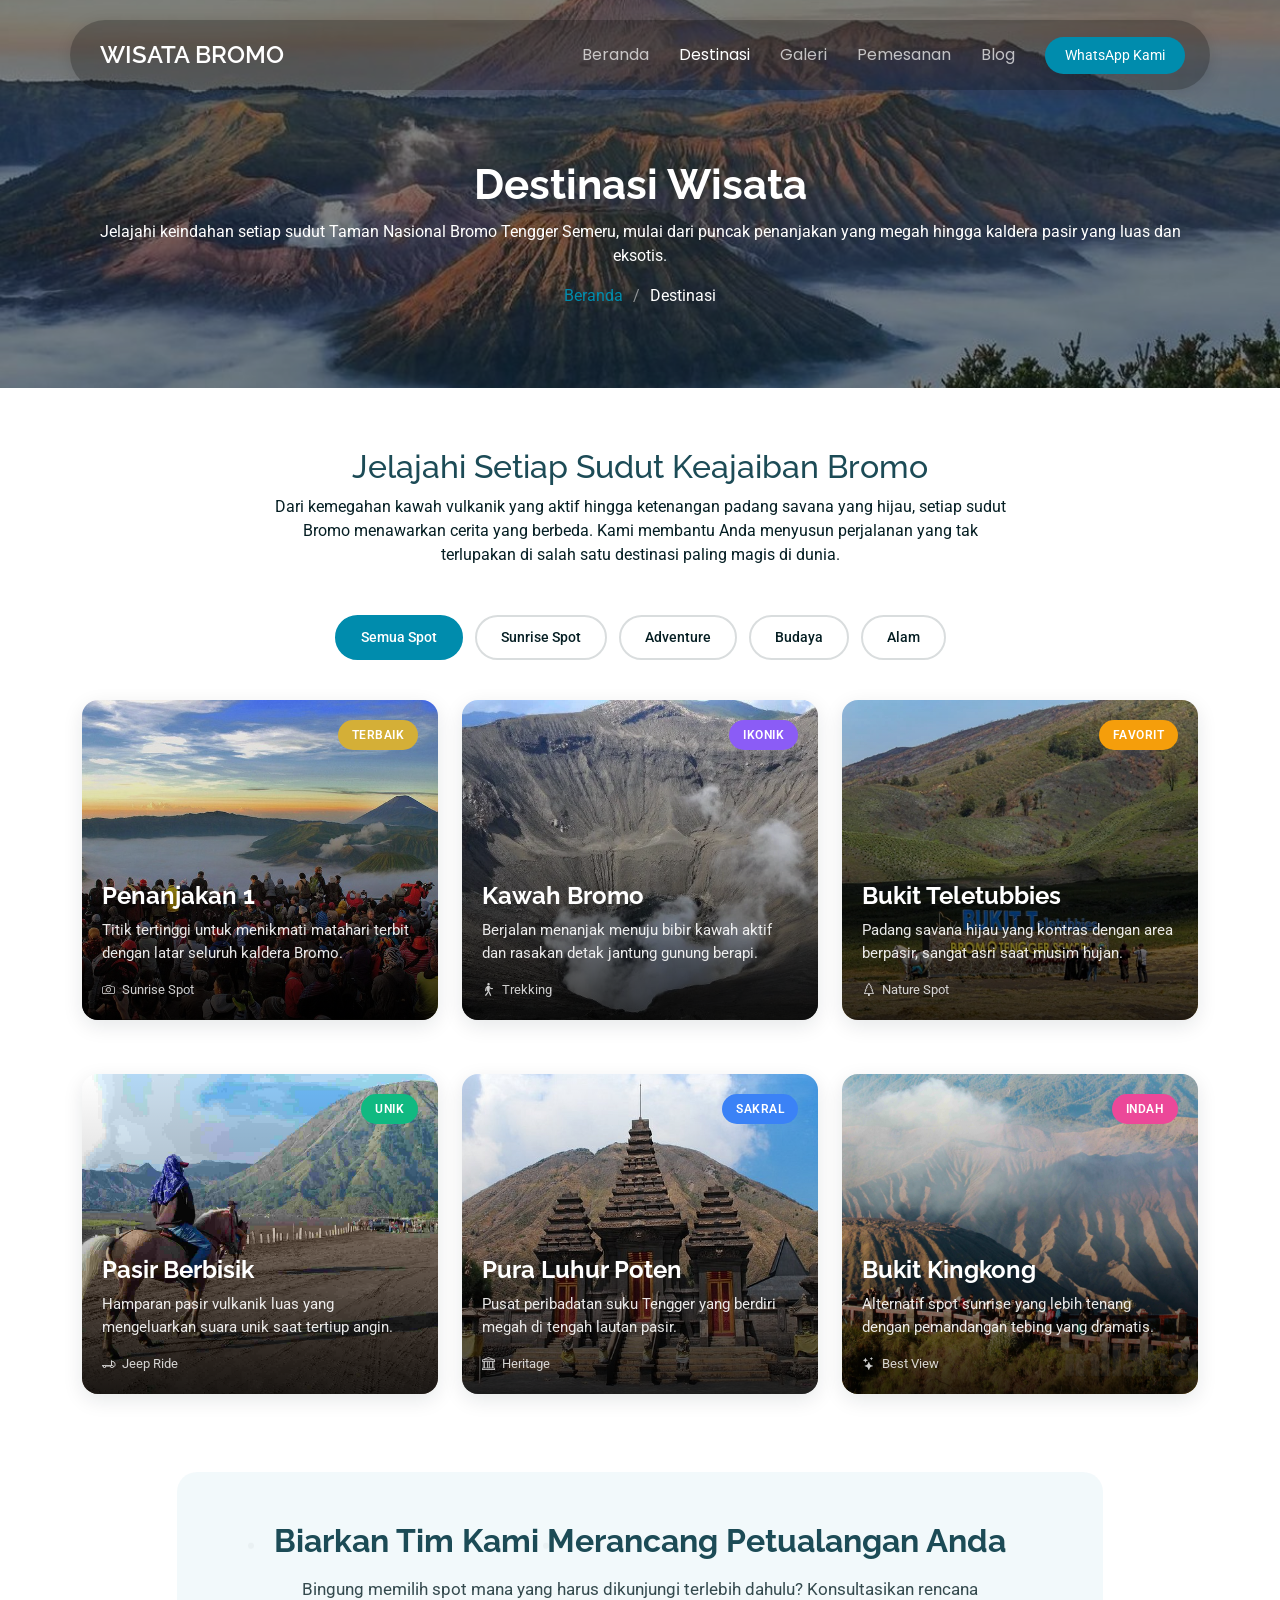
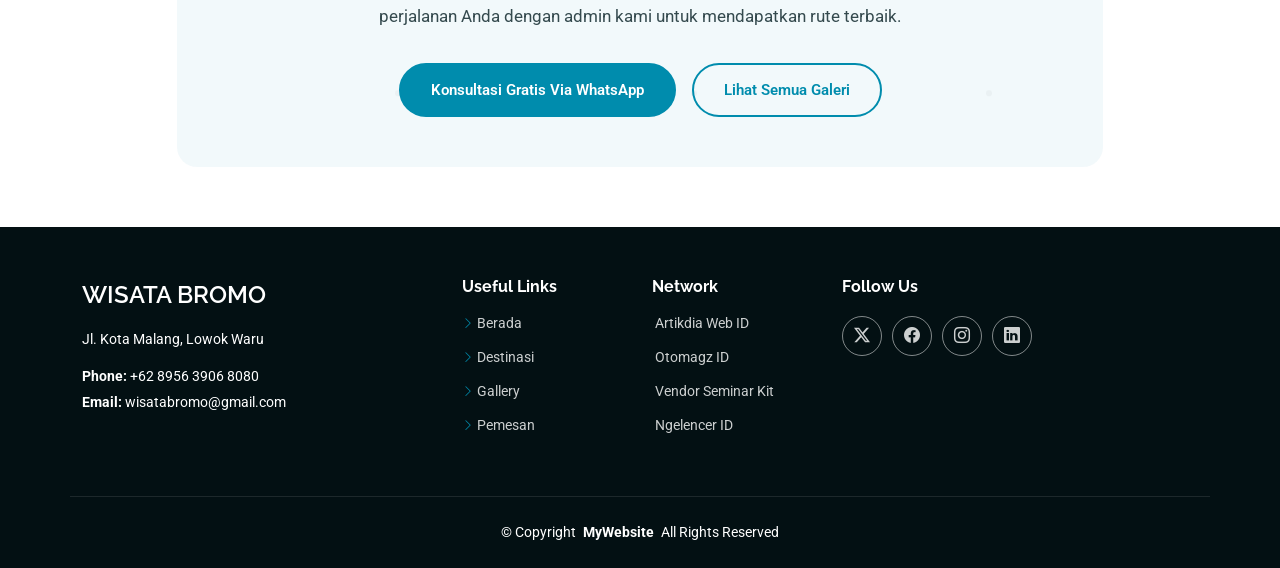
<file: destinations.html>
<!DOCTYPE html>
<html lang="en">

<head>
  <meta charset="utf-8">
  <meta content="width=device-width, initial-scale=1.0" name="viewport">
  <title>Destinations - Tour Bootstrap Template</title>
  <meta name="description" content="">
  <meta name="keywords" content="">

  <!-- Favicons -->
  <link href="assets/img/favicon.png" rel="icon">
  <link href="assets/img/apple-touch-icon.png" rel="apple-touch-icon">

  <!-- Fonts -->
  <link href="https://fonts.googleapis.com" rel="preconnect">
  <link href="https://fonts.gstatic.com" rel="preconnect" crossorigin>
  <link href="https://fonts.googleapis.com/css2?family=Roboto:ital,wght@0,100;0,300;0,400;0,500;0,700;0,900;1,100;1,300;1,400;1,500;1,700;1,900&family=Poppins:ital,wght@0,100;0,200;0,300;0,400;0,500;0,600;0,700;0,800;0,900;1,100;1,200;1,300;1,400;1,500;1,600;1,700;1,800;1,900&family=Raleway:ital,wght@0,100;0,200;0,300;0,400;0,500;0,600;0,700;0,800;0,900;1,100;1,200;1,300;1,400;1,500;1,600;1,700;1,800;1,900&display=swap" rel="stylesheet">

  <!-- Vendor CSS Files -->
  <link href="assets/vendor/bootstrap/css/bootstrap.min.css" rel="stylesheet">
  <link href="assets/vendor/bootstrap-icons/bootstrap-icons.css" rel="stylesheet">
  <link href="assets/vendor/aos/aos.css" rel="stylesheet">
  <link href="assets/vendor/swiper/swiper-bundle.min.css" rel="stylesheet">
  <link href="assets/vendor/glightbox/css/glightbox.min.css" rel="stylesheet">

  <!-- Main CSS File -->
  <link href="assets/css/main.css" rel="stylesheet">

  <!-- =======================================================
  * Template Name: Tour
  * Template URL: https://bootstrapmade.com/tour-bootstrap-travel-website-template/
  * Updated: Jul 01 2025 with Bootstrap v5.3.7
  * Author: BootstrapMade.com
  * License: https://bootstrapmade.com/license/
  ======================================================== -->
</head>

<body class="destinations-page">

  <header id="header" class="header d-flex align-items-center fixed-top">
    <div class="header-container container-fluid container-xl position-relative d-flex align-items-center justify-content-between">
      <a href="index.html" class="logo d-flex align-items-center me-auto">
        <h1 class="sitename">Wisata Bromo</h1>
      </a>
      <nav id="navmenu" class="navmenu">
        <ul>
          <li><a href="index.html">Beranda</a></li>
          <li><a href="destinations.html" class="active">Destinasi</a></li>
          <li><a href="gallery.html">Galeri</a></li>
          <li><a href="form.html" >Pemesanan</a></li>
          <li><a href="blog.html">Blog</a></li>

        </ul>
        <i class="mobile-nav-toggle d-xl-none bi bi-list"></i>
      </nav>
      <a class="btn-getstarted" href="https://wa.me/62895639068080">WhatsApp Kami</a>
    </div>
  </header>

  <main class="main">

    <!-- Page Title -->
    <div class="page-title dark-background" data-aos="fade" style="background-image: url(assets/img/gunung.jpeg);">
  <div class="container position-relative">
    <h1>Destinasi Wisata</h1>
    <p>Jelajahi keindahan setiap sudut Taman Nasional Bromo Tengger Semeru, mulai dari puncak penanjakan yang megah hingga kaldera pasir yang luas dan eksotis.</p>
    <nav class="breadcrumbs">
      <ol>
        <li><a href="index.html">Beranda</a></li>
        <li class="current">Destinasi</li>
      </ol>
    </nav>
  </div>
</div><!-- End Page Title -->

    <!-- Travel Destinations Section -->
    <section id="travel-destinations" class="travel-destinations section">

  <div class="container" data-aos="fade-up" data-aos-delay="100">

    <div class="row">
      <div class="col-lg-8 mx-auto text-center">
        <h2>Jelajahi Setiap Sudut Keajaiban Bromo</h2>
        <p class="mb-5">Dari kemegahan kawah vulkanik yang aktif hingga ketenangan padang savana yang hijau, setiap sudut Bromo menawarkan cerita yang berbeda. Kami membantu Anda menyusun perjalanan yang tak terlupakan di salah satu destinasi paling magis di dunia.</p>
      </div>
    </div>

    <div class="isotope-layout" data-default-filter="*" data-layout="masonry" data-sort="original-order">
      <ul class="destination-filters isotope-filters" data-aos="fade-up" data-aos-delay="200">
        <li data-filter="*" class="filter-active">Semua Spot</li>
        <li data-filter=".filter-sunrise">Sunrise Spot</li>
        <li data-filter=".filter-adventure">Adventure</li>
        <li data-filter=".filter-culture">Budaya</li>
        <li data-filter=".filter-nature">Alam</li>
      </ul><div class="row gy-4 isotope-container" data-aos="fade-up" data-aos-delay="300">

        <div class="col-lg-4 col-md-6 destination-item isotope-item filter-sunrise">
          <a href="details-penanjakan1.html" class="destination-tile">
            <div class="tile-image">
              <img src="assets/img/Penanjakan1.jpg" alt="Sunrise Penanjakan" class="img-fluid" loading="lazy">
              <div class="overlay-content">
                <span class="destination-tag luxury">Terbaik</span>
                <div class="destination-info">
                  <h4>Penanjakan 1</h4>
                  <p>Titik tertinggi untuk menikmati matahari terbit dengan latar seluruh kaldera Bromo.</p>
                  <div class="destination-stats">
                    <span class="tours-available"><i class="bi bi-camera"></i> Sunrise Spot</span>
                  </div>
                </div>
              </div>
            </div>
          </a>
        </div>
        <div class="col-lg-4 col-md-6 destination-item isotope-item filter-adventure">
          <a href="details-kawahbromo.html" class="destination-tile">
            <div class="tile-image">
              <img src="assets/img/kawahgunungbromo.webp" alt="Kawah Bromo" class="img-fluid" loading="lazy">
              <div class="overlay-content">
                <span class="destination-tag cultural">Ikonik</span>
                <div class="destination-info">
                  <h4>Kawah Bromo</h4>
                  <p>Berjalan menanjak menuju bibir kawah aktif dan rasakan detak jantung gunung berapi.</p>
                  <div class="destination-stats">
                    <span class="tours-available"><i class="bi bi-person-walking"></i> Trekking</span>
                  </div>
                </div>
              </div>
            </div>
          </a>
        </div>
        <div class="col-lg-4 col-md-6 destination-item isotope-item filter-nature">
          <a href="details-bukitteletubis.html" class="destination-tile">
            <div class="tile-image">
              <img src="assets/img/teletabis.webp" alt="Bukit Teletubbies" class="img-fluid" loading="lazy">
              <div class="overlay-content">
                <span class="destination-tag adventure">Favorit</span>
                <div class="destination-info">
                  <h4>Bukit Teletubbies</h4>
                  <p>Padang savana hijau yang kontras dengan area berpasir, sangat asri saat musim hujan.</p>
                  <div class="destination-stats">
                    <span class="tours-available"><i class="bi bi-tree"></i> Nature Spot</span>
                  </div>
                </div>
              </div>
            </div>
          </a>
        </div>
        <div class="col-lg-4 col-md-6 destination-item isotope-item filter-adventure">
          <a href="details-pasirberbisik.html" class="destination-tile">
            <div class="tile-image">
              <img src="assets/img/LautanPasirBromo.jpg" alt="Pasir Berbisik" class="img-fluid" loading="lazy">
              <div class="overlay-content">
                <span class="destination-tag nature">Unik</span>
                <div class="destination-info">
                  <h4>Pasir Berbisik</h4>
                  <p>Hamparan pasir vulkanik luas yang mengeluarkan suara unik saat tertiup angin.</p>
                  <div class="destination-stats">
                    <span class="tours-available"><i class="bi bi-truck-flatbed"></i> Jeep Ride</span>
                  </div>
                </div>
              </div>
            </div>
          </a>
        </div>
        <div class="col-lg-4 col-md-6 destination-item isotope-item filter-culture">
          <a href="details-puraluhur.html" class="destination-tile">
            <div class="tile-image">
              <img src="assets/img/pura.jpg" alt="Pura Luhur Poten" class="img-fluid" loading="lazy">
              <div class="overlay-content">
                <span class="destination-tag modern">Sakral</span>
                <div class="destination-info">
                  <h4>Pura Luhur Poten</h4>
                  <p>Pusat peribadatan suku Tengger yang berdiri megah di tengah lautan pasir.</p>
                  <div class="destination-stats">
                    <span class="tours-available"><i class="bi bi-bank"></i> Heritage</span>
                  </div>
                </div>
              </div>
            </div>
          </a>
        </div>
        <div class="col-lg-4 col-md-6 destination-item isotope-item filter-nature">
          <a href="details-bukitkingkong.html" class="destination-tile">
            <div class="tile-image">
              <img src="assets/img/bukitkingkon.jpg" alt="Bukit Kedaluh" class="img-fluid" loading="lazy">
              <div class="overlay-content">
                <span class="destination-tag romantic">Indah</span>
                <div class="destination-info">
                  <h4>Bukit Kingkong</h4>
                  <p>Alternatif spot sunrise yang lebih tenang dengan pemandangan tebing yang dramatis.</p>
                  <div class="destination-stats">
                    <span class="tours-available"><i class="bi bi-stars"></i> Best View</span>
                  </div>
                </div>
              </div>
            </div>
          </a>
        </div>
      </div>
    </div>

    <div class="row mt-5">
      <div class="col-lg-10 mx-auto text-center" data-aos="fade-up" data-aos-delay="400">
        <div class="planning-assistance">
          <div class="assistance-content">
            <h3>Biarkan Tim Kami Merancang Petualangan Anda</h3>
            <p>Bingung memilih spot mana yang harus dikunjungi terlebih dahulu? Konsultasikan rencana perjalanan Anda dengan admin kami untuk mendapatkan rute terbaik.</p>
            <div class="assistance-actions">
              <a href="https://wa.me/62892689068080" class="btn btn-primary">Konsultasi Gratis Via WhatsApp</a>
              <a href="gallery.html" class="btn btn-outline">Lihat Semua Galeri</a>
            </div>
          </div>
        </div>
      </div>
    </div>

  </div>

</section><!-- /Travel Destinations Section -->

  </main>

  <footer id="footer" class="footer position-relative dark-background">

    <div class="container footer-top">
      <div class="row gy-4">
        <div class="col-lg-4 col-md-6 footer-about">
          <a href="index.html" class="d-flex align-items-center">
            <span class="sitename">WISATA BROMO</span>
          </a>
          <div class="footer-contact pt-3">
            <p>Jl. Kota Malang, Lowok Waru</p>
            <p class="mt-3"><strong>Phone:</strong> <span>+62 8956 3906 8080</span></p>
            <p><strong>Email:</strong> <span>wisatabromo@gmail.com</span></p>
          </div>
        </div>

        <div class="col-lg-2 col-md-3 footer-links">
          <h4>Useful Links</h4>
          <ul>
            <li><i class="bi bi-chevron-right"></i> <a href="index.html">Berada</a></li>
            <li><i class="bi bi-chevron-right"></i> <a href="destinations.html">Destinasi</a></li>
            <li><i class="bi bi-chevron-right"></i> <a href="gallery.html">Gallery</a></li>
            <li><i class="bi bi-chevron-right"></i> <a href="form.html">Pemesan</a></li>
          </ul>
        </div>

        <div class="col-lg-2 col-md-3 footer-links">
          <h4>Network</h4>
          <ul>
            <li><i class="https://www.artikdia.web.id/" target="_blank"></i> <a href="#">Artikdia Web ID</a></li>
            <li><i class="https://www.otomagz.id/" target="_blank"></i> <a href="#">Otomagz ID</a></li>
            <li><i class="https://www.seminarkit.id/" target="_blank"></i> <a href="#">Vendor Seminar Kit</a></li>
            <li><i class="https://www.nglencer.id/" target="_blank"></i> <a href="#">Ngelencer ID</a></li>
          </ul>
        </div>

        <div class="col-lg-4 col-md-12">
          <h4>Follow Us</h4>
            <div class="social-links d-flex">
            <a href="https://wa.me/62895639068080"target="_blank"><i class="bi bi-twitter-x"></i></a>
            <a href="https://wa.me/62895639068080"target="_blank"><i class="bi bi-facebook"></i></a>
            <a href="https://wa.me/62895639068080"target="_blank"><i class="bi bi-instagram"></i></a>
            <a href="https://wa.me/62895639068080"target="_blank"><i class="bi bi-linkedin"></i></a>
          </div>
        </div>

      </div>
    </div>

    <div class="container copyright text-center mt-4">
      <p>© <span>Copyright</span> <strong class="px-1 sitename">MyWebsite</strong> <span>All Rights Reserved</span></p>
    </div>

  </footer>
  <!-- Scroll Top -->
  <a href="#" id="scroll-top" class="scroll-top d-flex align-items-center justify-content-center"><i class="bi bi-arrow-up-short"></i></a>

  <!-- Preloader -->
  <div id="preloader"></div>

  <!-- Vendor JS Files -->
  <script src="assets/vendor/bootstrap/js/bootstrap.bundle.min.js"></script>
  <script src="assets/vendor/php-email-form/validate.js"></script>
  <script src="assets/vendor/aos/aos.js"></script>
  <script src="assets/vendor/purecounter/purecounter_vanilla.js"></script>
  <script src="assets/vendor/swiper/swiper-bundle.min.js"></script>
  <script src="assets/vendor/isotope-layout/isotope.pkgd.min.js"></script>
  <script src="assets/vendor/imagesloaded/imagesloaded.pkgd.min.js"></script>
  <script src="assets/vendor/glightbox/js/glightbox.min.js"></script>

  <!-- Main JS File -->
  <script src="assets/js/main.js"></script>

</body>

</html>
</file>
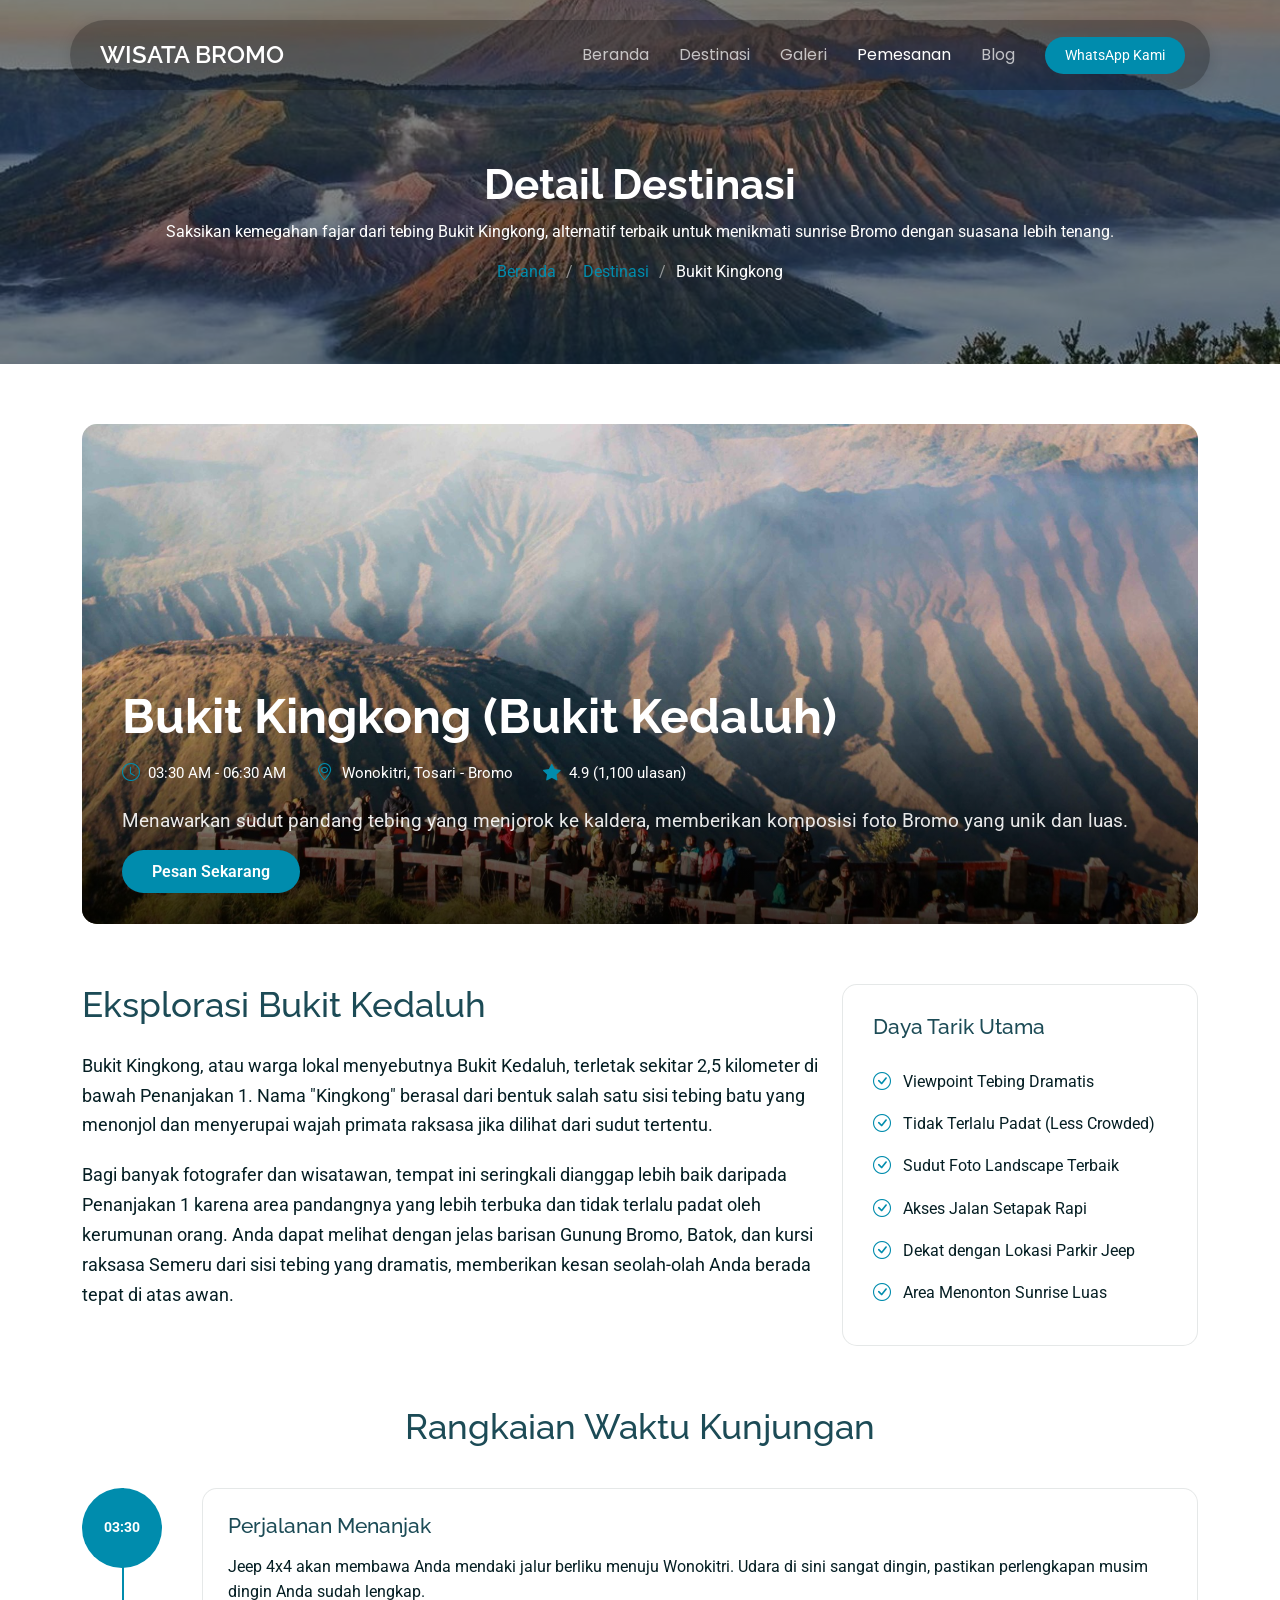
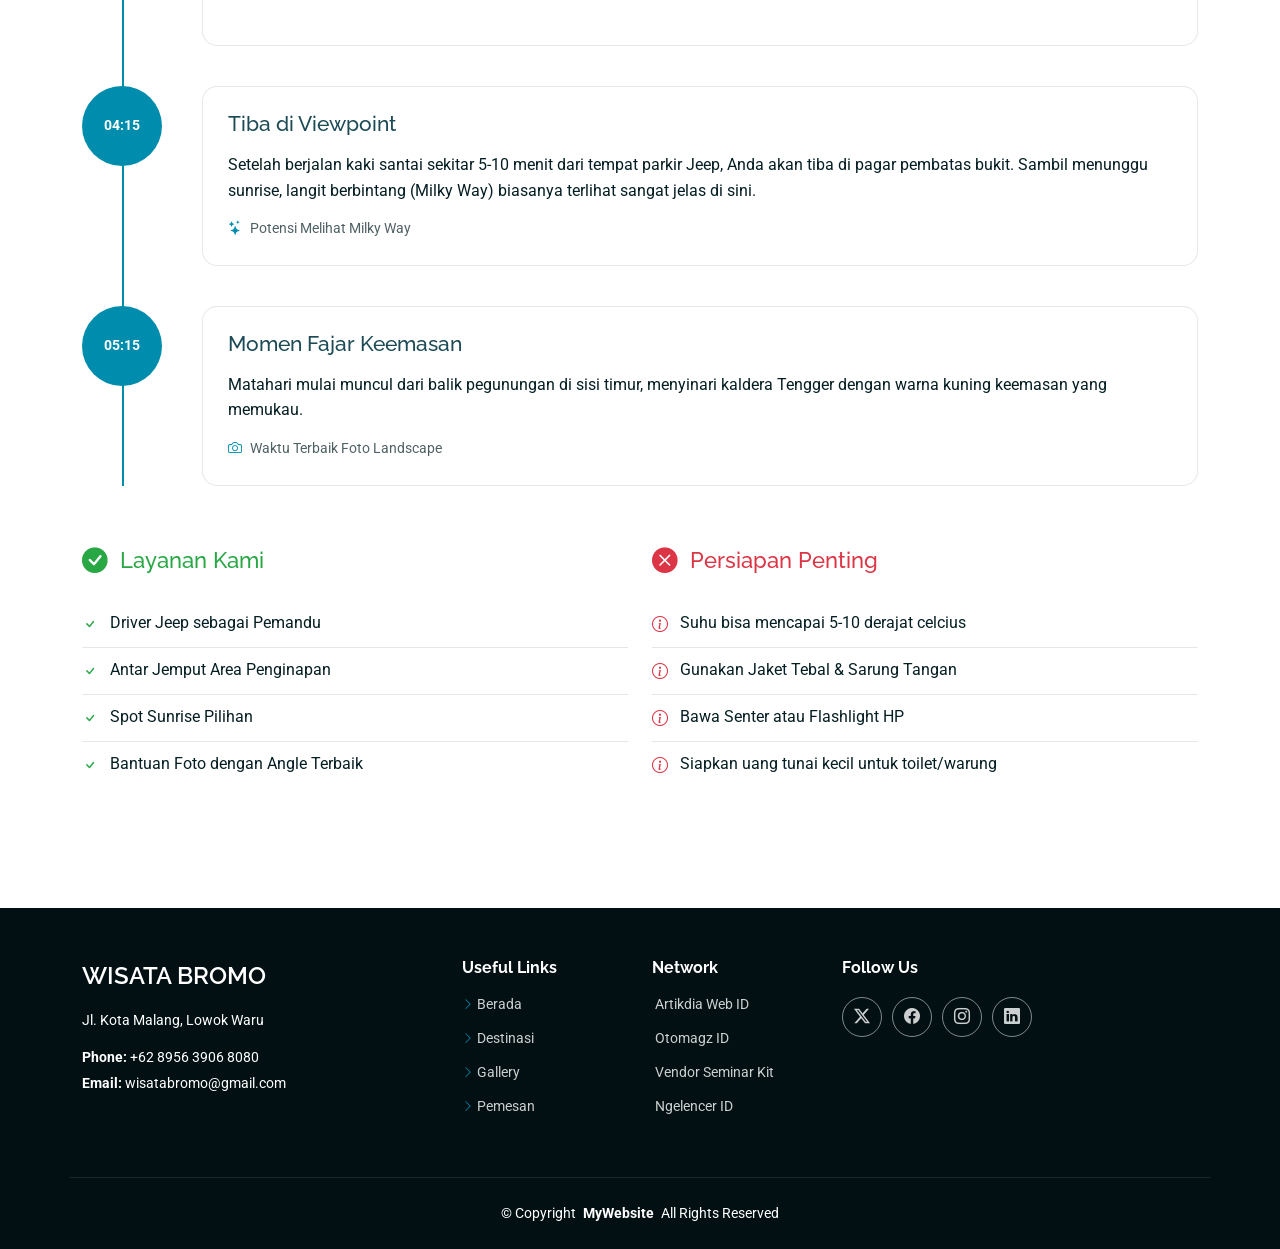
<file: details-bukitkingkong.html>
<!DOCTYPE html>
<html lang="en">

<head>
  <meta charset="utf-8">
  <meta content="width=device-width, initial-scale=1.0" name="viewport">
  <title>Tour Details - Tour Bootstrap Template</title>
  <meta name="description" content="">
  <meta name="keywords" content="">

  <!-- Favicons -->
  <link href="assets/img/favicon.png" rel="icon">
  <link href="assets/img/apple-touch-icon.png" rel="apple-touch-icon">

  <!-- Fonts -->
  <link href="https://fonts.googleapis.com" rel="preconnect">
  <link href="https://fonts.gstatic.com" rel="preconnect" crossorigin>
  <link href="https://fonts.googleapis.com/css2?family=Roboto:ital,wght@0,100;0,300;0,400;0,500;0,700;0,900;1,100;1,300;1,400;1,500;1,700;1,900&family=Poppins:ital,wght@0,100;0,200;0,300;0,400;0,500;0,600;0,700;0,800;0,900;1,100;1,200;1,300;1,400;1,500;1,600;1,700;1,800;1,900&family=Raleway:ital,wght@0,100;0,200;0,300;0,400;0,500;0,600;0,700;0,800;0,900;1,100;1,200;1,300;1,400;1,500;1,600;1,700;1,800;1,900&display=swap" rel="stylesheet">

  <!-- Vendor CSS Files -->
  <link href="assets/vendor/bootstrap/css/bootstrap.min.css" rel="stylesheet">
  <link href="assets/vendor/bootstrap-icons/bootstrap-icons.css" rel="stylesheet">
  <link href="assets/vendor/aos/aos.css" rel="stylesheet">
  <link href="assets/vendor/swiper/swiper-bundle.min.css" rel="stylesheet">
  <link href="assets/vendor/glightbox/css/glightbox.min.css" rel="stylesheet">

  <!-- Main CSS File -->
  <link href="assets/css/main.css" rel="stylesheet">

  <!-- =======================================================
  * Template Name: Tour
  * Template URL: https://bootstrapmade.com/tour-bootstrap-travel-website-template/
  * Updated: Jul 01 2025 with Bootstrap v5.3.7
  * Author: BootstrapMade.com
  * License: https://bootstrapmade.com/license/
  ======================================================== -->
</head>

<body class="tour-details-page">

  <header id="header" class="header d-flex align-items-center fixed-top">
    <div class="header-container container-fluid container-xl position-relative d-flex align-items-center justify-content-between">
      <a href="index.html" class="logo d-flex align-items-center me-auto">
        <h1 class="sitename">Wisata Bromo</h1>
      </a>
      <nav id="navmenu" class="navmenu">
        <ul>
          <li><a href="index.html">Beranda</a></li>
          <li><a href="destinations.html">Destinasi</a></li>
          <li><a href="gallery.html">Galeri</a></li>
          <li><a href="form.html" class="active">Pemesanan</a></li>
          <li><a href="blog.html">Blog</a></li>

        </ul>
        <i class="mobile-nav-toggle d-xl-none bi bi-list"></i>
      </nav>
      <a class="btn-getstarted" href="https://wa.me/62895639068080">WhatsApp Kami</a>
    </div>
  </header>

  <main class="main">

  <div class="page-title dark-background" data-aos="fade" style="background-image: url(assets/img/gunung.jpeg);">
    <div class="container position-relative">
      <h1>Detail Destinasi</h1>
      <p>Saksikan kemegahan fajar dari tebing Bukit Kingkong, alternatif terbaik untuk menikmati sunrise Bromo dengan suasana lebih tenang.</p>
      <nav class="breadcrumbs">
        <ol>
          <li><a href="index.html">Beranda</a></li>
          <li><a href="destinations.html">Destinasi</a></li>
          <li class="current">Bukit Kingkong</li>
        </ol>
      </nav>
    </div>
  </div><section id="travel-tour-details" class="travel-tour-details section">

    <div class="container" data-aos="fade-up" data-aos-delay="100">

      <div class="tour-hero">
        <div class="hero-image-wrapper">
          <img src="assets/img/bukitkingkon.jpg" alt="Sunrise Bukit Kingkong Bromo" class="img-fluid w-100">
          <div class="hero-overlay">
            <div class="hero-content">
              <h1>Bukit Kingkong (Bukit Kedaluh)</h1>
              <div class="hero-meta">
                <span class="duration"><i class="bi bi-clock"></i> 03:30 AM - 06:30 AM</span>
                <span class="destination"><i class="bi bi-geo-alt"></i> Wonokitri, Tosari - Bromo</span>
                <span class="rating"><i class="bi bi-star-fill"></i> 4.9 (1,100 ulasan)</span>
              </div>
              <p class="hero-tagline">Menawarkan sudut pandang tebing yang menjorok ke kaldera, memberikan komposisi foto Bromo yang unik dan luas.</p>
              <a href="form.html" class="btn-book">Pesan Sekarang</a>
            </div>
          </div>
        </div>
      </div>

      <div class="tour-overview" data-aos="fade-up" data-aos-delay="200">
        <div class="row">
          <div class="col-lg-8">
            <h2>Eksplorasi Bukit Kedaluh</h2>
            <p>Bukit Kingkong, atau warga lokal menyebutnya Bukit Kedaluh, terletak sekitar 2,5 kilometer di bawah Penanjakan 1. Nama "Kingkong" berasal dari bentuk salah satu sisi tebing batu yang menonjol dan menyerupai wajah primata raksasa jika dilihat dari sudut tertentu.</p>
            <p>Bagi banyak fotografer dan wisatawan, tempat ini seringkali dianggap lebih baik daripada Penanjakan 1 karena area pandangnya yang lebih terbuka dan tidak terlalu padat oleh kerumunan orang. Anda dapat melihat dengan jelas barisan Gunung Bromo, Batok, dan kursi raksasa Semeru dari sisi tebing yang dramatis, memberikan kesan seolah-olah Anda berada tepat di atas awan.</p>
          </div>
          <div class="col-lg-4">
            <div class="tour-highlights">
              <h3>Daya Tarik Utama</h3>
              <ul>
                <li><i class="bi bi-check-circle"></i> Viewpoint Tebing Dramatis</li>
                <li><i class="bi bi-check-circle"></i> Tidak Terlalu Padat (Less Crowded)</li>
                <li><i class="bi bi-check-circle"></i> Sudut Foto Landscape Terbaik</li>
                <li><i class="bi bi-check-circle"></i> Akses Jalan Setapak Rapi</li>
                <li><i class="bi bi-check-circle"></i> Dekat dengan Lokasi Parkir Jeep</li>
                <li><i class="bi bi-check-circle"></i> Area Menonton Sunrise Luas</li>
              </ul>
            </div>
          </div>
        </div>
      </div>

      <div class="tour-itinerary" data-aos="fade-up" data-aos-delay="300">
        <h2>Rangkaian Waktu Kunjungan</h2>
        <div class="itinerary-timeline">

          <div class="itinerary-item">
            <div class="day-number">03:30</div>
            <div class="day-content">
              <h4>Perjalanan Menanjak</h4>
              <p>Jeep 4x4 akan membawa Anda mendaki jalur berliku menuju Wonokitri. Udara di sini sangat dingin, pastikan perlengkapan musim dingin Anda sudah lengkap.</p>
            </div>
          </div>

          <div class="itinerary-item">
            <div class="day-number">04:15</div>
            <div class="day-content">
              <h4>Tiba di Viewpoint</h4>
              <p>Setelah berjalan kaki santai sekitar 5-10 menit dari tempat parkir Jeep, Anda akan tiba di pagar pembatas bukit. Sambil menunggu sunrise, langit berbintang (Milky Way) biasanya terlihat sangat jelas di sini.</p>
              <div class="day-details">
                <span class="accommodation"><i class="bi bi-stars"></i> Potensi Melihat Milky Way</span>
              </div>
            </div>
          </div>

          <div class="itinerary-item">
            <div class="day-number">05:15</div>
            <div class="day-content">
              <h4>Momen Fajar Keemasan</h4>
              <p>Matahari mulai muncul dari balik pegunungan di sisi timur, menyinari kaldera Tengger dengan warna kuning keemasan yang memukau.</p>
              <div class="day-details">
                <span class="accommodation"><i class="bi bi-camera"></i> Waktu Terbaik Foto Landscape</span>
              </div>
            </div>
          </div>

        </div>
      </div>

      <div class="tour-inclusions" data-aos="fade-up" data-aos-delay="400">
        <div class="row">
          <div class="col-lg-6">
            <div class="included-section">
              <h3><i class="bi bi-check-circle-fill"></i> Layanan Kami</h3>
              <ul class="inclusion-list included">
                <li><i class="bi bi-check"></i> Driver Jeep sebagai Pemandu</li>
                <li><i class="bi bi-check"></i> Antar Jemput Area Penginapan</li>
                <li><i class="bi bi-check"></i> Spot Sunrise Pilihan</li>
                <li><i class="bi bi-check"></i> Bantuan Foto dengan Angle Terbaik</li>
              </ul>
            </div>
          </div>
          <div class="col-lg-6">
            <div class="excluded-section">
              <h3><i class="bi bi-x-circle-fill"></i> Persiapan Penting</h3>
              <ul class="inclusion-list excluded">
                <li><i class="bi bi-info-circle"></i> Suhu bisa mencapai 5-10 derajat celcius</li>
                <li><i class="bi bi-info-circle"></i> Gunakan Jaket Tebal & Sarung Tangan</li>
                <li><i class="bi bi-info-circle"></i> Bawa Senter atau Flashlight HP</li>
                <li><i class="bi bi-info-circle"></i> Siapkan uang tunai kecil untuk toilet/warung</li>
              </ul>
            </div>
          </div>
        </div>
      </div>

    </div>
  </section>

</main>
  <footer id="footer" class="footer position-relative dark-background">

    <div class="container footer-top">
      <div class="row gy-4">
        <div class="col-lg-4 col-md-6 footer-about">
          <a href="index.html" class="d-flex align-items-center">
            <span class="sitename">WISATA BROMO</span>
          </a>
          <div class="footer-contact pt-3">
            <p>Jl. Kota Malang, Lowok Waru</p>
            <p class="mt-3"><strong>Phone:</strong> <span>+62 8956 3906 8080</span></p>
            <p><strong>Email:</strong> <span>wisatabromo@gmail.com</span></p>
          </div>
        </div>

        <div class="col-lg-2 col-md-3 footer-links">
          <h4>Useful Links</h4>
          <ul>
            <li><i class="bi bi-chevron-right"></i> <a href="index.html">Berada</a></li>
            <li><i class="bi bi-chevron-right"></i> <a href="destinations.html">Destinasi</a></li>
            <li><i class="bi bi-chevron-right"></i> <a href="gallery.html">Gallery</a></li>
            <li><i class="bi bi-chevron-right"></i> <a href="form.html">Pemesan</a></li>
          </ul>
        </div>

        <div class="col-lg-2 col-md-3 footer-links">
          <h4>Network</h4>
          <ul>
            <li><i class="https://www.artikdia.web.id/" target="_blank"></i> <a href="#">Artikdia Web ID</a></li>
            <li><i class="https://www.otomagz.id/" target="_blank"></i> <a href="#">Otomagz ID</a></li>
            <li><i class="https://www.seminarkit.id/" target="_blank"></i> <a href="#">Vendor Seminar Kit</a></li>
            <li><i class="https://www.nglencer.id/" target="_blank"></i> <a href="#">Ngelencer ID</a></li>
          </ul>
        </div>

        <div class="col-lg-4 col-md-12">
          <h4>Follow Us</h4>
            <div class="social-links d-flex">
            <a href="https://wa.me/62895639068080"target="_blank"><i class="bi bi-twitter-x"></i></a>
            <a href="https://wa.me/62895639068080"target="_blank"><i class="bi bi-facebook"></i></a>
            <a href="https://wa.me/62895639068080"target="_blank"><i class="bi bi-instagram"></i></a>
            <a href="https://wa.me/62895639068080"target="_blank"><i class="bi bi-linkedin"></i></a>
          </div>
        </div>

      </div>
    </div>

    <div class="container copyright text-center mt-4">
      <p>© <span>Copyright</span> <strong class="px-1 sitename">MyWebsite</strong> <span>All Rights Reserved</span></p>
    </div>

  </footer>
  <!-- Scroll Top -->
  <a href="#" id="scroll-top" class="scroll-top d-flex align-items-center justify-content-center"><i class="bi bi-arrow-up-short"></i></a>

  <!-- Preloader -->
  <div id="preloader"></div>

  <!-- Vendor JS Files -->
  <script src="assets/vendor/bootstrap/js/bootstrap.bundle.min.js"></script>
  <script src="assets/vendor/php-email-form/validate.js"></script>
  <script src="assets/vendor/aos/aos.js"></script>
  <script src="assets/vendor/purecounter/purecounter_vanilla.js"></script>
  <script src="assets/vendor/swiper/swiper-bundle.min.js"></script>
  <script src="assets/vendor/isotope-layout/isotope.pkgd.min.js"></script>
  <script src="assets/vendor/imagesloaded/imagesloaded.pkgd.min.js"></script>
  <script src="assets/vendor/glightbox/js/glightbox.min.js"></script>

  <!-- Main JS File -->
  <script src="assets/js/main.js"></script>

</body>

</html>
</file>
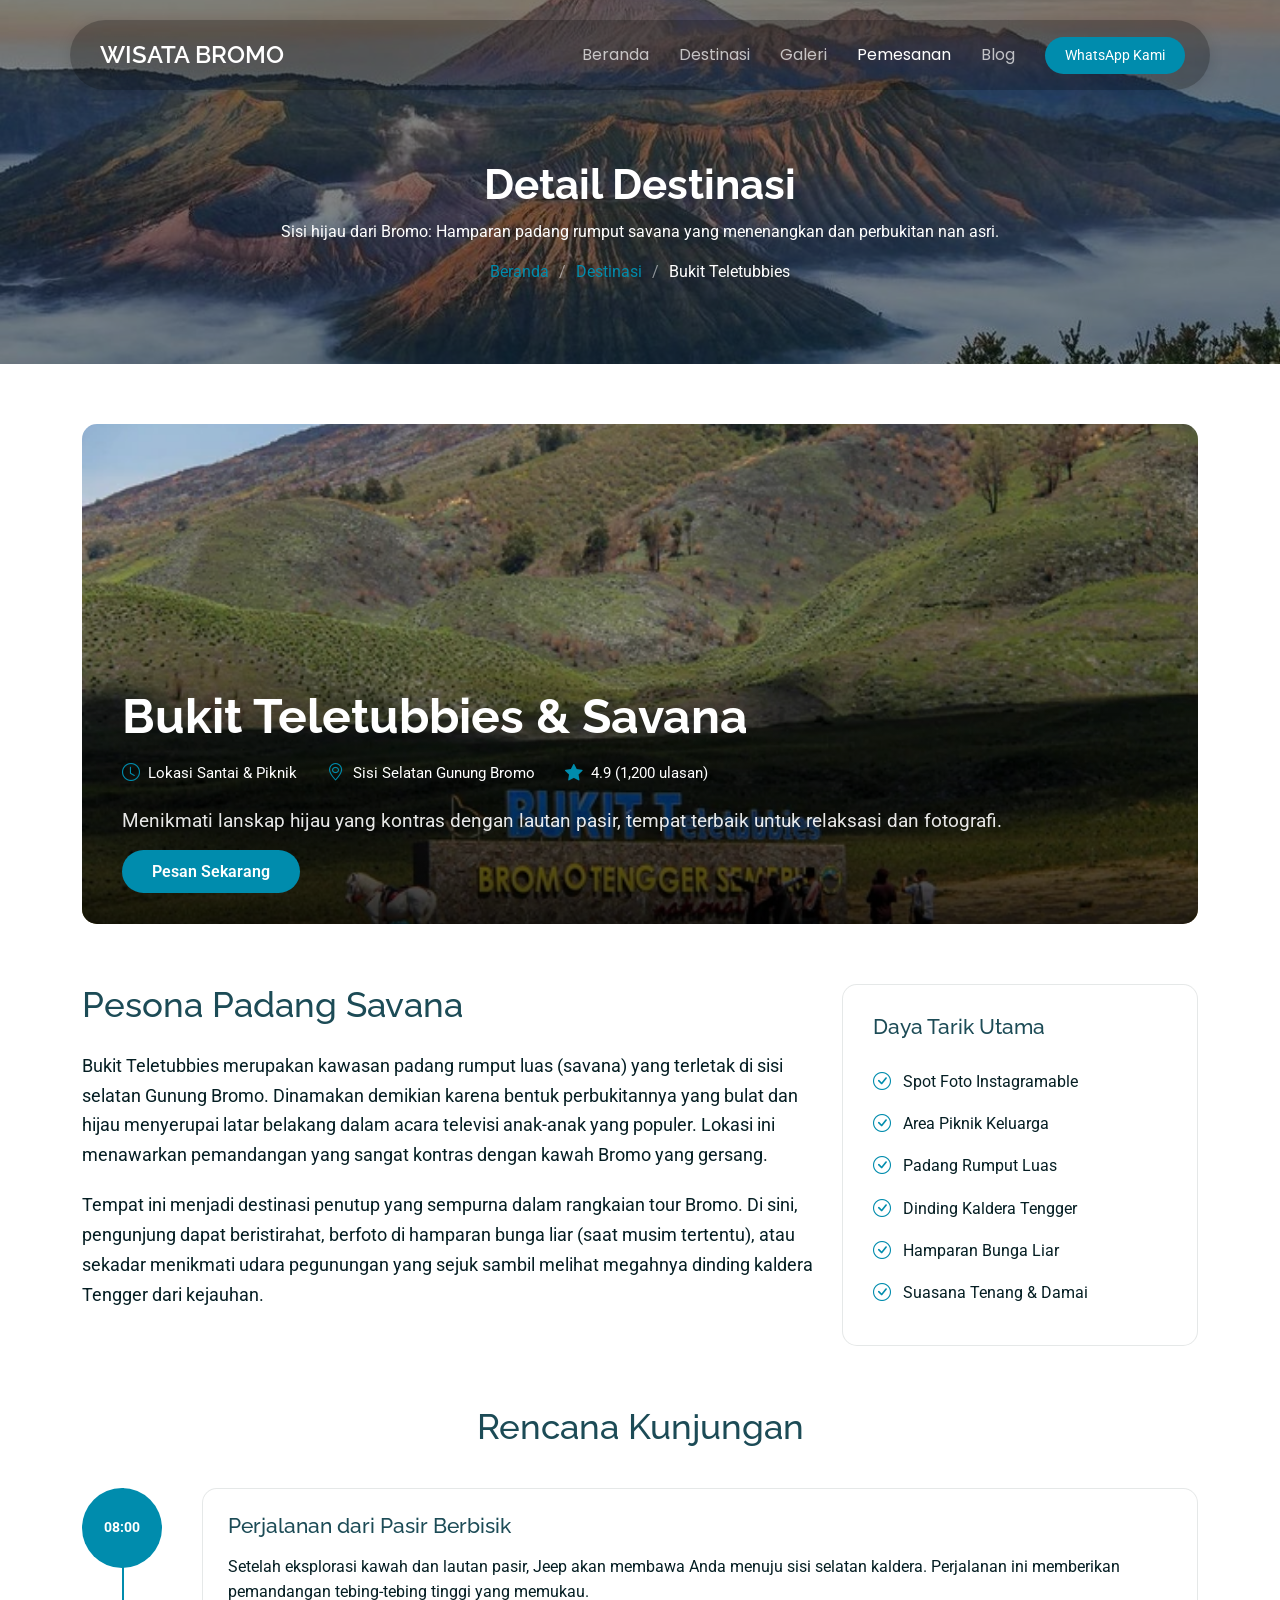
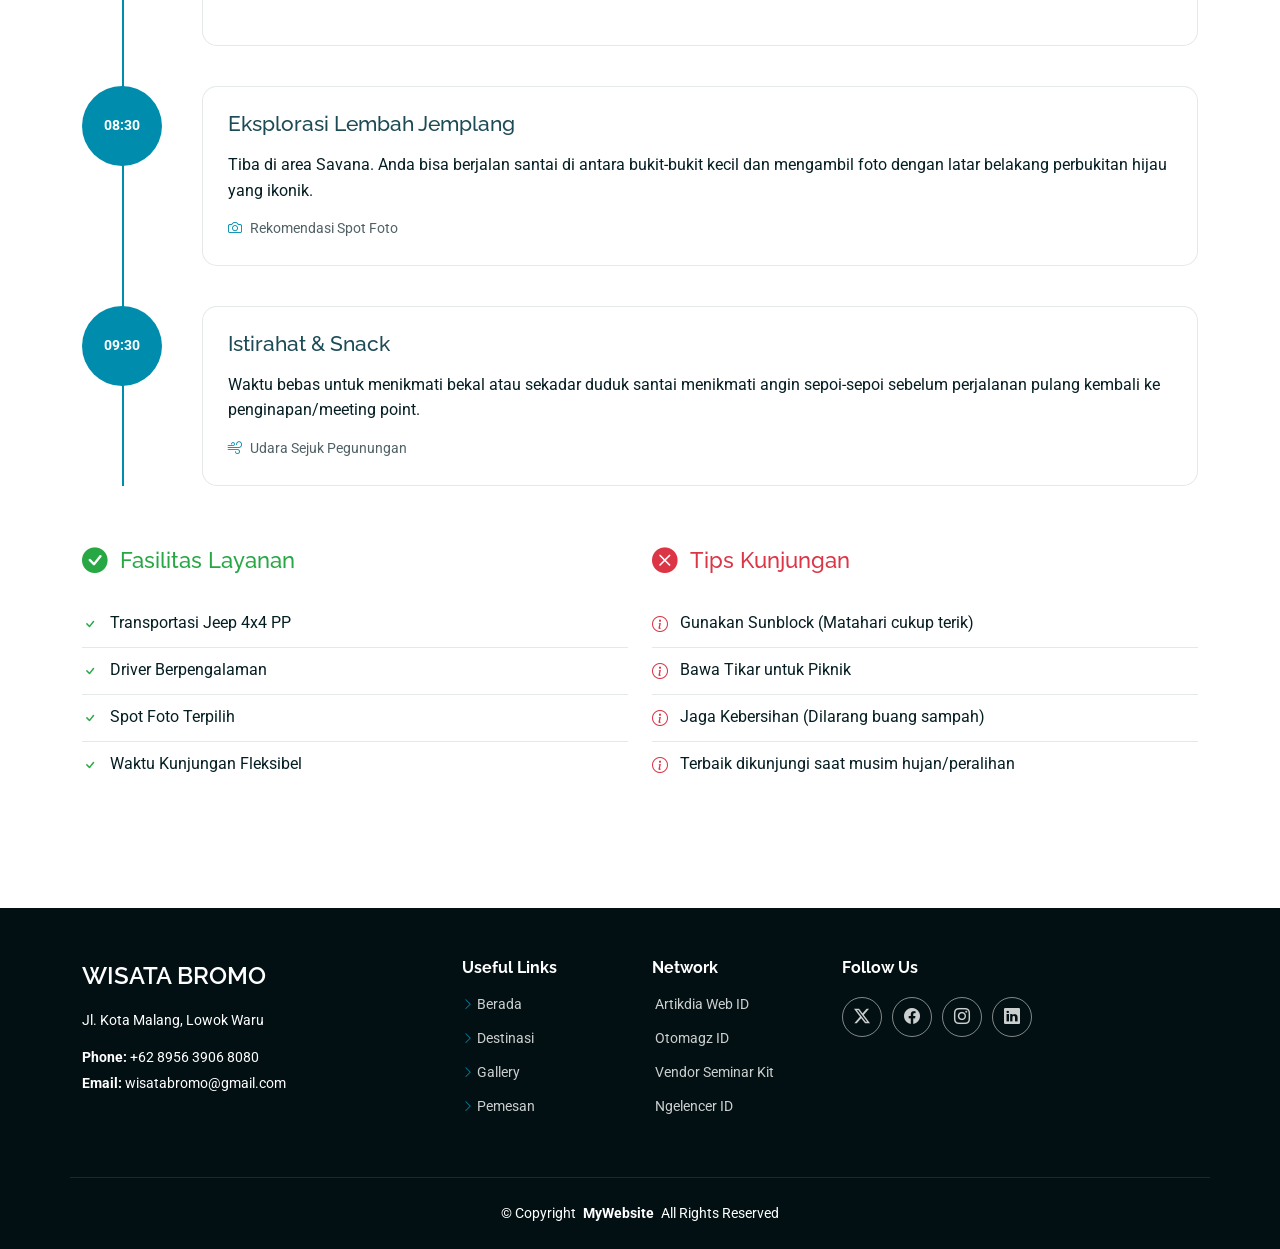
<file: details-bukitteletubis.html>
<!DOCTYPE html>
<html lang="en">

<head>
  <meta charset="utf-8">
  <meta content="width=device-width, initial-scale=1.0" name="viewport">
  <title>Tour Details - Tour Bootstrap Template</title>
  <meta name="description" content="">
  <meta name="keywords" content="">

  <!-- Favicons -->
  <link href="assets/img/favicon.png" rel="icon">
  <link href="assets/img/apple-touch-icon.png" rel="apple-touch-icon">

  <!-- Fonts -->
  <link href="https://fonts.googleapis.com" rel="preconnect">
  <link href="https://fonts.gstatic.com" rel="preconnect" crossorigin>
  <link href="https://fonts.googleapis.com/css2?family=Roboto:ital,wght@0,100;0,300;0,400;0,500;0,700;0,900;1,100;1,300;1,400;1,500;1,700;1,900&family=Poppins:ital,wght@0,100;0,200;0,300;0,400;0,500;0,600;0,700;0,800;0,900;1,100;1,200;1,300;1,400;1,500;1,600;1,700;1,800;1,900&family=Raleway:ital,wght@0,100;0,200;0,300;0,400;0,500;0,600;0,700;0,800;0,900;1,100;1,200;1,300;1,400;1,500;1,600;1,700;1,800;1,900&display=swap" rel="stylesheet">

  <!-- Vendor CSS Files -->
  <link href="assets/vendor/bootstrap/css/bootstrap.min.css" rel="stylesheet">
  <link href="assets/vendor/bootstrap-icons/bootstrap-icons.css" rel="stylesheet">
  <link href="assets/vendor/aos/aos.css" rel="stylesheet">
  <link href="assets/vendor/swiper/swiper-bundle.min.css" rel="stylesheet">
  <link href="assets/vendor/glightbox/css/glightbox.min.css" rel="stylesheet">

  <!-- Main CSS File -->
  <link href="assets/css/main.css" rel="stylesheet">

  <!-- =======================================================
  * Template Name: Tour
  * Template URL: https://bootstrapmade.com/tour-bootstrap-travel-website-template/
  * Updated: Jul 01 2025 with Bootstrap v5.3.7
  * Author: BootstrapMade.com
  * License: https://bootstrapmade.com/license/
  ======================================================== -->
</head>

<body class="tour-details-page">

  <header id="header" class="header d-flex align-items-center fixed-top">
    <div class="header-container container-fluid container-xl position-relative d-flex align-items-center justify-content-between">
      <a href="index.html" class="logo d-flex align-items-center me-auto">
        <h1 class="sitename">Wisata Bromo</h1>
      </a>
      <nav id="navmenu" class="navmenu">
        <ul>
          <li><a href="index.html">Beranda</a></li>
          <li><a href="destinations.html">Destinasi</a></li>
          <li><a href="gallery.html">Galeri</a></li>
          <li><a href="form.html" class="active">Pemesanan</a></li>
          <li><a href="blog.html">Blog</a></li>

        </ul>
        <i class="mobile-nav-toggle d-xl-none bi bi-list"></i>
      </nav>
      <a class="btn-getstarted" href="https://wa.me/62895639068080">WhatsApp Kami</a>
    </div>
  </header>

  <main class="main">

  <div class="page-title dark-background" data-aos="fade" style="background-image: url(assets/img/gunung.jpeg);">
    <div class="container position-relative">
      <h1>Detail Destinasi</h1>
      <p>Sisi hijau dari Bromo: Hamparan padang rumput savana yang menenangkan dan perbukitan nan asri.</p>
      <nav class="breadcrumbs">
        <ol>
          <li><a href="index.html">Beranda</a></li>
          <li><a href="destinations.html">Destinasi</a></li>
          <li class="current">Bukit Teletubbies</li>
        </ol>
      </nav>
    </div>
  </div><section id="travel-tour-details" class="travel-tour-details section">

    <div class="container" data-aos="fade-up" data-aos-delay="100">

      <div class="tour-hero">
        <div class="hero-image-wrapper">
          <img src="assets/img/teletabis.webp" alt="Bukit Teletubbies Bromo" class="img-fluid w-100">
          <div class="hero-overlay">
            <div class="hero-content">
              <h1>Bukit Teletubbies & Savana</h1>
              <div class="hero-meta">
                <span class="duration"><i class="bi bi-clock"></i> Lokasi Santai & Piknik</span>
                <span class="destination"><i class="bi bi-geo-alt"></i> Sisi Selatan Gunung Bromo</span>
                <span class="rating"><i class="bi bi-star-fill"></i> 4.9 (1,200 ulasan)</span>
              </div>
              <p class="hero-tagline">Menikmati lanskap hijau yang kontras dengan lautan pasir, tempat terbaik untuk relaksasi dan fotografi.</p>
              <a href="form.html" class="btn-book">Pesan Sekarang</a>
            </div>
          </div>
        </div>
      </div>

      <div class="tour-overview" data-aos="fade-up" data-aos-delay="200">
        <div class="row">
          <div class="col-lg-8">
            <h2>Pesona Padang Savana</h2>
            <p>Bukit Teletubbies merupakan kawasan padang rumput luas (savana) yang terletak di sisi selatan Gunung Bromo. Dinamakan demikian karena bentuk perbukitannya yang bulat dan hijau menyerupai latar belakang dalam acara televisi anak-anak yang populer. Lokasi ini menawarkan pemandangan yang sangat kontras dengan kawah Bromo yang gersang.</p>
            <p>Tempat ini menjadi destinasi penutup yang sempurna dalam rangkaian tour Bromo. Di sini, pengunjung dapat beristirahat, berfoto di hamparan bunga liar (saat musim tertentu), atau sekadar menikmati udara pegunungan yang sejuk sambil melihat megahnya dinding kaldera Tengger dari kejauhan.</p>
          </div>
          <div class="col-lg-4">
            <div class="tour-highlights">
              <h3>Daya Tarik Utama</h3>
              <ul>
                <li><i class="bi bi-check-circle"></i> Spot Foto Instagramable</li>
                <li><i class="bi bi-check-circle"></i> Area Piknik Keluarga</li>
                <li><i class="bi bi-check-circle"></i> Padang Rumput Luas</li>
                <li><i class="bi bi-check-circle"></i> Dinding Kaldera Tengger</li>
                <li><i class="bi bi-check-circle"></i> Hamparan Bunga Liar</li>
                <li><i class="bi bi-check-circle"></i> Suasana Tenang & Damai</li>
              </ul>
            </div>
          </div>
        </div>
      </div>

      <div class="tour-itinerary" data-aos="fade-up" data-aos-delay="300">
        <h2>Rencana Kunjungan</h2>
        <div class="itinerary-timeline">

          <div class="itinerary-item">
            <div class="day-number">08:00</div>
            <div class="day-content">
              <h4>Perjalanan dari Pasir Berbisik</h4>
              <p>Setelah eksplorasi kawah dan lautan pasir, Jeep akan membawa Anda menuju sisi selatan kaldera. Perjalanan ini memberikan pemandangan tebing-tebing tinggi yang memukau.</p>
            </div>
          </div>

          <div class="itinerary-item">
            <div class="day-number">08:30</div>
            <div class="day-content">
              <h4>Eksplorasi Lembah Jemplang</h4>
              <p>Tiba di area Savana. Anda bisa berjalan santai di antara bukit-bukit kecil dan mengambil foto dengan latar belakang perbukitan hijau yang ikonik.</p>
              <div class="day-details">
                <span class="accommodation"><i class="bi bi-camera"></i> Rekomendasi Spot Foto</span>
              </div>
            </div>
          </div>

          <div class="itinerary-item">
            <div class="day-number">09:30</div>
            <div class="day-content">
              <h4>Istirahat & Snack</h4>
              <p>Waktu bebas untuk menikmati bekal atau sekadar duduk santai menikmati angin sepoi-sepoi sebelum perjalanan pulang kembali ke penginapan/meeting point.</p>
              <div class="day-details">
                <span class="meals"><i class="bi bi-wind"></i> Udara Sejuk Pegunungan</span>
              </div>
            </div>
          </div>

        </div>
      </div>

      <div class="tour-inclusions" data-aos="fade-up" data-aos-delay="400">
        <div class="row">
          <div class="col-lg-6">
            <div class="included-section">
              <h3><i class="bi bi-check-circle-fill"></i> Fasilitas Layanan</h3>
              <ul class="inclusion-list included">
                <li><i class="bi bi-check"></i> Transportasi Jeep 4x4 PP</li>
                <li><i class="bi bi-check"></i> Driver Berpengalaman</li>
                <li><i class="bi bi-check"></i> Spot Foto Terpilih</li>
                <li><i class="bi bi-check"></i> Waktu Kunjungan Fleksibel</li>
              </ul>
            </div>
          </div>
          <div class="col-lg-6">
            <div class="excluded-section">
              <h3><i class="bi bi-x-circle-fill"></i> Tips Kunjungan</h3>
              <ul class="inclusion-list excluded">
                <li><i class="bi bi-info-circle"></i> Gunakan Sunblock (Matahari cukup terik)</li>
                <li><i class="bi bi-info-circle"></i> Bawa Tikar untuk Piknik</li>
                <li><i class="bi bi-info-circle"></i> Jaga Kebersihan (Dilarang buang sampah)</li>
                <li><i class="bi bi-info-circle"></i> Terbaik dikunjungi saat musim hujan/peralihan</li>
              </ul>
            </div>
          </div>
        </div>
      </div>

    </div>
  </section>

</main>
  <footer id="footer" class="footer position-relative dark-background">

    <div class="container footer-top">
      <div class="row gy-4">
        <div class="col-lg-4 col-md-6 footer-about">
          <a href="index.html" class="d-flex align-items-center">
            <span class="sitename">WISATA BROMO</span>
          </a>
          <div class="footer-contact pt-3">
            <p>Jl. Kota Malang, Lowok Waru</p>
            <p class="mt-3"><strong>Phone:</strong> <span>+62 8956 3906 8080</span></p>
            <p><strong>Email:</strong> <span>wisatabromo@gmail.com</span></p>
          </div>
        </div>

        <div class="col-lg-2 col-md-3 footer-links">
          <h4>Useful Links</h4>
          <ul>
            <li><i class="bi bi-chevron-right"></i> <a href="index.html">Berada</a></li>
            <li><i class="bi bi-chevron-right"></i> <a href="destinations.html">Destinasi</a></li>
            <li><i class="bi bi-chevron-right"></i> <a href="gallery.html">Gallery</a></li>
            <li><i class="bi bi-chevron-right"></i> <a href="form.html">Pemesan</a></li>
          </ul>
        </div>

        <div class="col-lg-2 col-md-3 footer-links">
          <h4>Network</h4>
          <ul>
            <li><i class="https://www.artikdia.web.id/" target="_blank"></i> <a href="#">Artikdia Web ID</a></li>
            <li><i class="https://www.otomagz.id/" target="_blank"></i> <a href="#">Otomagz ID</a></li>
            <li><i class="https://www.seminarkit.id/" target="_blank"></i> <a href="#">Vendor Seminar Kit</a></li>
            <li><i class="https://www.nglencer.id/" target="_blank"></i> <a href="#">Ngelencer ID</a></li>
          </ul>
        </div>

        <div class="col-lg-4 col-md-12">
          <h4>Follow Us</h4>
            <div class="social-links d-flex">
            <a href="https://wa.me/62895639068080"target="_blank"><i class="bi bi-twitter-x"></i></a>
            <a href="https://wa.me/62895639068080"target="_blank"><i class="bi bi-facebook"></i></a>
            <a href="https://wa.me/62895639068080"target="_blank"><i class="bi bi-instagram"></i></a>
            <a href="https://wa.me/62895639068080"target="_blank"><i class="bi bi-linkedin"></i></a>
          </div>
        </div>

      </div>
    </div>

    <div class="container copyright text-center mt-4">
      <p>© <span>Copyright</span> <strong class="px-1 sitename">MyWebsite</strong> <span>All Rights Reserved</span></p>
    </div>

  </footer>

  <!-- Scroll Top -->
  <a href="#" id="scroll-top" class="scroll-top d-flex align-items-center justify-content-center"><i class="bi bi-arrow-up-short"></i></a>

  <!-- Preloader -->
  <div id="preloader"></div>

  <!-- Vendor JS Files -->
  <script src="assets/vendor/bootstrap/js/bootstrap.bundle.min.js"></script>
  <script src="assets/vendor/php-email-form/validate.js"></script>
  <script src="assets/vendor/aos/aos.js"></script>
  <script src="assets/vendor/purecounter/purecounter_vanilla.js"></script>
  <script src="assets/vendor/swiper/swiper-bundle.min.js"></script>
  <script src="assets/vendor/isotope-layout/isotope.pkgd.min.js"></script>
  <script src="assets/vendor/imagesloaded/imagesloaded.pkgd.min.js"></script>
  <script src="assets/vendor/glightbox/js/glightbox.min.js"></script>

  <!-- Main JS File -->
  <script src="assets/js/main.js"></script>

</body>

</html>
</file>
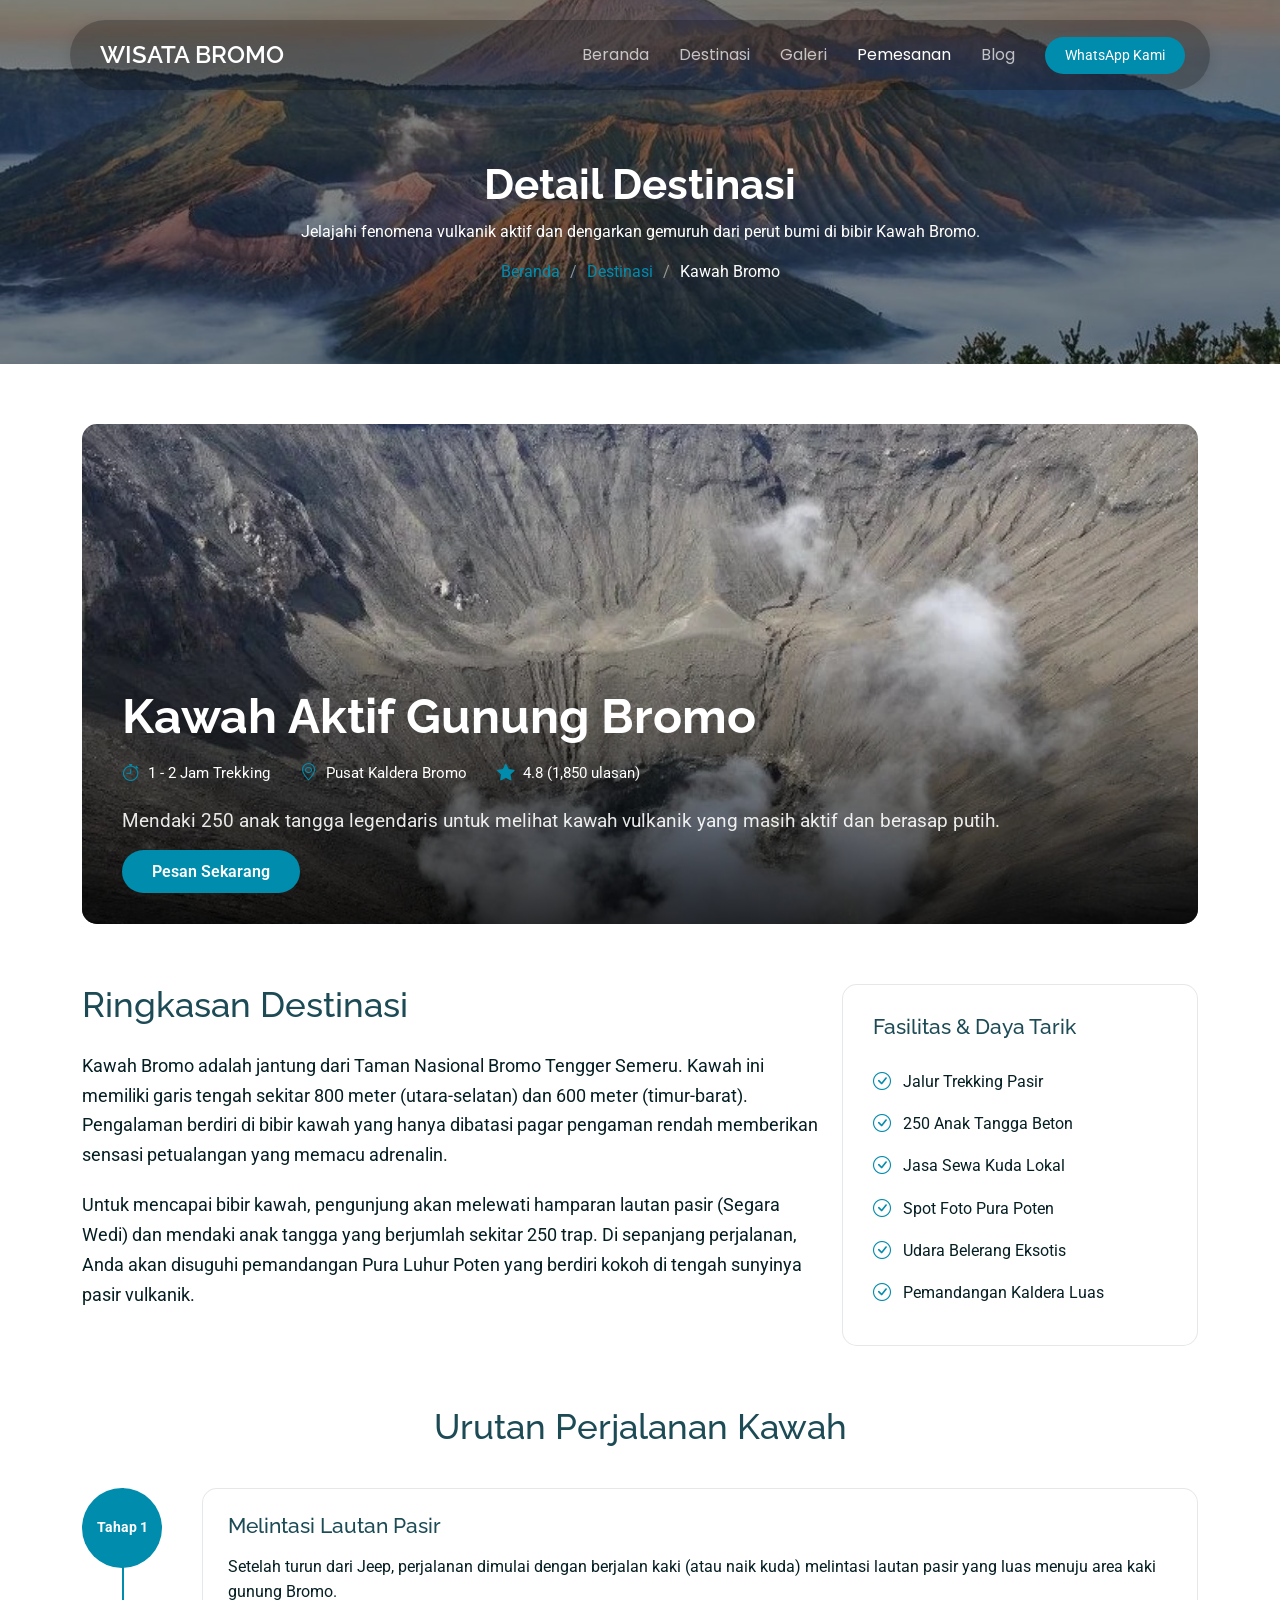
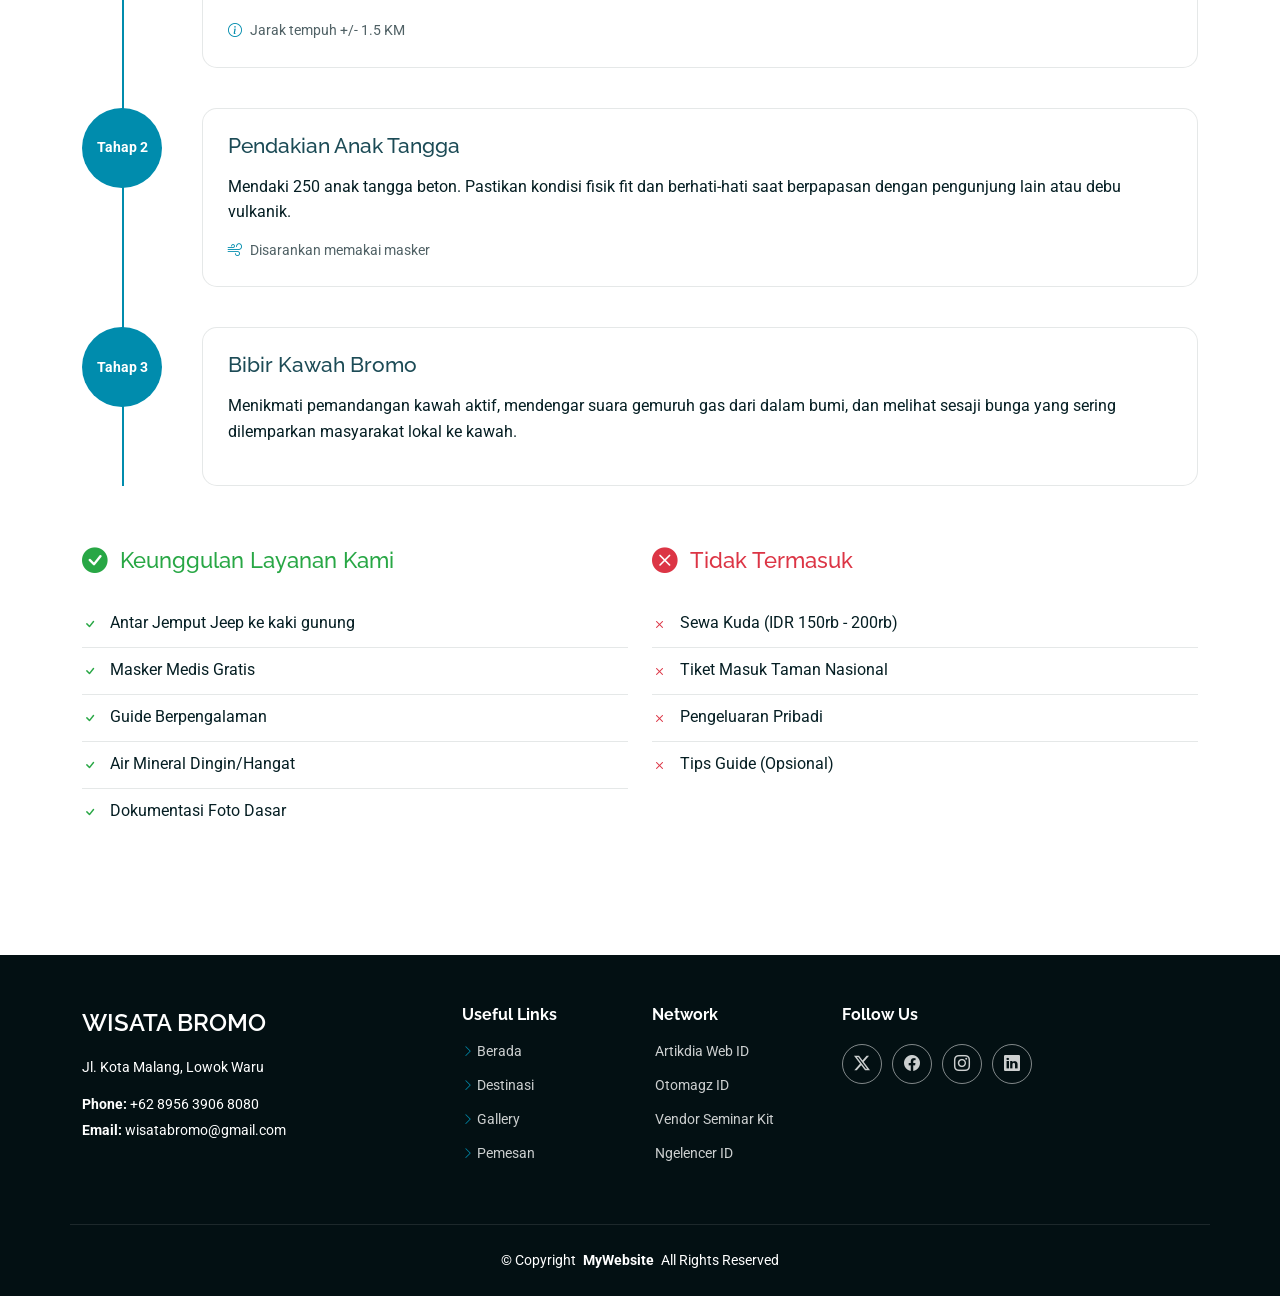
<file: details-kawahbromo.html>
<!DOCTYPE html>
<html lang="en">

<head>
  <meta charset="utf-8">
  <meta content="width=device-width, initial-scale=1.0" name="viewport">
  <title>Tour Details - Tour Bootstrap Template</title>
  <meta name="description" content="">
  <meta name="keywords" content="">

  <!-- Favicons -->
  <link href="assets/img/favicon.png" rel="icon">
  <link href="assets/img/apple-touch-icon.png" rel="apple-touch-icon">

  <!-- Fonts -->
  <link href="https://fonts.googleapis.com" rel="preconnect">
  <link href="https://fonts.gstatic.com" rel="preconnect" crossorigin>
  <link href="https://fonts.googleapis.com/css2?family=Roboto:ital,wght@0,100;0,300;0,400;0,500;0,700;0,900;1,100;1,300;1,400;1,500;1,700;1,900&family=Poppins:ital,wght@0,100;0,200;0,300;0,400;0,500;0,600;0,700;0,800;0,900;1,100;1,200;1,300;1,400;1,500;1,600;1,700;1,800;1,900&family=Raleway:ital,wght@0,100;0,200;0,300;0,400;0,500;0,600;0,700;0,800;0,900;1,100;1,200;1,300;1,400;1,500;1,600;1,700;1,800;1,900&display=swap" rel="stylesheet">

  <!-- Vendor CSS Files -->
  <link href="assets/vendor/bootstrap/css/bootstrap.min.css" rel="stylesheet">
  <link href="assets/vendor/bootstrap-icons/bootstrap-icons.css" rel="stylesheet">
  <link href="assets/vendor/aos/aos.css" rel="stylesheet">
  <link href="assets/vendor/swiper/swiper-bundle.min.css" rel="stylesheet">
  <link href="assets/vendor/glightbox/css/glightbox.min.css" rel="stylesheet">

  <!-- Main CSS File -->
  <link href="assets/css/main.css" rel="stylesheet">

  <!-- =======================================================
  * Template Name: Tour
  * Template URL: https://bootstrapmade.com/tour-bootstrap-travel-website-template/
  * Updated: Jul 01 2025 with Bootstrap v5.3.7
  * Author: BootstrapMade.com
  * License: https://bootstrapmade.com/license/
  ======================================================== -->
</head>

<body class="tour-details-page">

  <header id="header" class="header d-flex align-items-center fixed-top">
    <div class="header-container container-fluid container-xl position-relative d-flex align-items-center justify-content-between">
      <a href="index.html" class="logo d-flex align-items-center me-auto">
        <h1 class="sitename">Wisata Bromo</h1>
      </a>
      <nav id="navmenu" class="navmenu">
        <ul>
          <li><a href="index.html">Beranda</a></li>
          <li><a href="destinations.html">Destinasi</a></li>
          <li><a href="gallery.html">Galeri</a></li>
          <li><a href="form.html" class="active">Pemesanan</a></li>
          <li><a href="blog.html">Blog</a></li>

        </ul>
        <i class="mobile-nav-toggle d-xl-none bi bi-list"></i>
      </nav>
      <a class="btn-getstarted" href="https://wa.me/62895639068080">WhatsApp Kami</a>
    </div>
  </header>

  <main class="main">

  <div class="page-title dark-background" data-aos="fade" style="background-image: url(assets/img/gunung.jpeg);">
    <div class="container position-relative">
      <h1>Detail Destinasi</h1>
      <p>Jelajahi fenomena vulkanik aktif dan dengarkan gemuruh dari perut bumi di bibir Kawah Bromo.</p>
      <nav class="breadcrumbs">
        <ol>
          <li><a href="index.html">Beranda</a></li>
          <li><a href="destinations.html">Destinasi</a></li>
          <li class="current">Kawah Bromo</li>
        </ol>
      </nav>
    </div>
  </div><section id="travel-tour-details" class="travel-tour-details section">

    <div class="container" data-aos="fade-up" data-aos-delay="100">

      <div class="tour-hero">
        <div class="hero-image-wrapper">
          <img src="assets/img/kawahgunungbromo.webp" alt="Eksplorasi Kawah Bromo" class="img-fluid w-100">
          <div class="hero-overlay">
            <div class="hero-content">
              <h1>Kawah Aktif Gunung Bromo</h1>
              <div class="hero-meta">
                <span class="duration"><i class="bi bi-stopwatch"></i> 1 - 2 Jam Trekking</span>
                <span class="destination"><i class="bi bi-geo-alt"></i> Pusat Kaldera Bromo</span>
                <span class="rating"><i class="bi bi-star-fill"></i> 4.8 (1,850 ulasan)</span>
              </div>
              <p class="hero-tagline">Mendaki 250 anak tangga legendaris untuk melihat kawah vulkanik yang masih aktif dan berasap putih.</p>
              <a href="form.html" class="btn-book">Pesan Sekarang</a>
            </div>
          </div>
        </div>
      </div>

      <div class="tour-overview" data-aos="fade-up" data-aos-delay="200">
        <div class="row">
          <div class="col-lg-8">
            <h2>Ringkasan Destinasi</h2>
            <p>Kawah Bromo adalah jantung dari Taman Nasional Bromo Tengger Semeru. Kawah ini memiliki garis tengah sekitar 800 meter (utara-selatan) dan 600 meter (timur-barat). Pengalaman berdiri di bibir kawah yang hanya dibatasi pagar pengaman rendah memberikan sensasi petualangan yang memacu adrenalin.</p>
            <p>Untuk mencapai bibir kawah, pengunjung akan melewati hamparan lautan pasir (Segara Wedi) dan mendaki anak tangga yang berjumlah sekitar 250 trap. Di sepanjang perjalanan, Anda akan disuguhi pemandangan Pura Luhur Poten yang berdiri kokoh di tengah sunyinya pasir vulkanik.</p>
          </div>
          <div class="col-lg-4">
            <div class="tour-highlights">
              <h3>Fasilitas & Daya Tarik</h3>
              <ul>
                <li><i class="bi bi-check-circle"></i> Jalur Trekking Pasir</li>
                <li><i class="bi bi-check-circle"></i> 250 Anak Tangga Beton</li>
                <li><i class="bi bi-check-circle"></i> Jasa Sewa Kuda Lokal</li>
                <li><i class="bi bi-check-circle"></i> Spot Foto Pura Poten</li>
                <li><i class="bi bi-check-circle"></i> Udara Belerang Eksotis</li>
                <li><i class="bi bi-check-circle"></i> Pemandangan Kaldera Luas</li>
              </ul>
            </div>
          </div>
        </div>
      </div>

      <div class="tour-itinerary" data-aos="fade-up" data-aos-delay="300">
        <h2>Urutan Perjalanan Kawah</h2>
        <div class="itinerary-timeline">

          <div class="itinerary-item">
            <div class="day-number">Tahap 1</div>
            <div class="day-content">
              <h4>Melintasi Lautan Pasir</h4>
              <p>Setelah turun dari Jeep, perjalanan dimulai dengan berjalan kaki (atau naik kuda) melintasi lautan pasir yang luas menuju area kaki gunung Bromo.</p>
              <div class="day-details">
                <span class="accommodation"><i class="bi bi-info-circle"></i> Jarak tempuh +/- 1.5 KM</span>
              </div>
            </div>
          </div>

          <div class="itinerary-item">
            <div class="day-number">Tahap 2</div>
            <div class="day-content">
              <h4>Pendakian Anak Tangga</h4>
              <p>Mendaki 250 anak tangga beton. Pastikan kondisi fisik fit dan berhati-hati saat berpapasan dengan pengunjung lain atau debu vulkanik.</p>
              <div class="day-details">
                <span class="meals"><i class="bi bi-wind"></i> Disarankan memakai masker</span>
              </div>
            </div>
          </div>

          <div class="itinerary-item">
            <div class="day-number">Tahap 3</div>
            <div class="day-content">
              <h4>Bibir Kawah Bromo</h4>
              <p>Menikmati pemandangan kawah aktif, mendengar suara gemuruh gas dari dalam bumi, dan melihat sesaji bunga yang sering dilemparkan masyarakat lokal ke kawah.</p>
            </div>
          </div>

        </div>
      </div>

      <div class="tour-inclusions" data-aos="fade-up" data-aos-delay="400">
        <div class="row">
          <div class="col-lg-6">
            <div class="included-section">
              <h3><i class="bi bi-check-circle-fill"></i> Keunggulan Layanan Kami</h3>
              <ul class="inclusion-list included">
                <li><i class="bi bi-check"></i> Antar Jemput Jeep ke kaki gunung</li>
                <li><i class="bi bi-check"></i> Masker Medis Gratis</li>
                <li><i class="bi bi-check"></i> Guide Berpengalaman</li>
                <li><i class="bi bi-check"></i> Air Mineral Dingin/Hangat</li>
                <li><i class="bi bi-check"></i> Dokumentasi Foto Dasar</li>
              </ul>
            </div>
          </div>
          <div class="col-lg-6">
            <div class="excluded-section">
              <h3><i class="bi bi-x-circle-fill"></i> Tidak Termasuk</h3>
              <ul class="inclusion-list excluded">
                <li><i class="bi bi-x"></i> Sewa Kuda (IDR 150rb - 200rb)</li>
                <li><i class="bi bi-x"></i> Tiket Masuk Taman Nasional</li>
                <li><i class="bi bi-x"></i> Pengeluaran Pribadi</li>
                <li><i class="bi bi-x"></i> Tips Guide (Opsional)</li>
              </ul>
            </div>
          </div>
        </div>
      </div>

    </div>
  </section>

</main>
  <footer id="footer" class="footer position-relative dark-background">

    <div class="container footer-top">
      <div class="row gy-4">
        <div class="col-lg-4 col-md-6 footer-about">
          <a href="index.html" class="d-flex align-items-center">
            <span class="sitename">WISATA BROMO</span>
          </a>
          <div class="footer-contact pt-3">
            <p>Jl. Kota Malang, Lowok Waru</p>
            <p class="mt-3"><strong>Phone:</strong> <span>+62 8956 3906 8080</span></p>
            <p><strong>Email:</strong> <span>wisatabromo@gmail.com</span></p>
          </div>
        </div>

        <div class="col-lg-2 col-md-3 footer-links">
          <h4>Useful Links</h4>
          <ul>
            <li><i class="bi bi-chevron-right"></i> <a href="index.html">Berada</a></li>
            <li><i class="bi bi-chevron-right"></i> <a href="destinations.html">Destinasi</a></li>
            <li><i class="bi bi-chevron-right"></i> <a href="gallery.html">Gallery</a></li>
            <li><i class="bi bi-chevron-right"></i> <a href="form.html">Pemesan</a></li>
          </ul>
        </div>

        <div class="col-lg-2 col-md-3 footer-links">
          <h4>Network</h4>
          <ul>
            <li><i class="https://www.artikdia.web.id/" target="_blank"></i> <a href="#">Artikdia Web ID</a></li>
            <li><i class="https://www.otomagz.id/" target="_blank"></i> <a href="#">Otomagz ID</a></li>
            <li><i class="https://www.seminarkit.id/" target="_blank"></i> <a href="#">Vendor Seminar Kit</a></li>
            <li><i class="https://www.nglencer.id/" target="_blank"></i> <a href="#">Ngelencer ID</a></li>
          </ul>
        </div>

        <div class="col-lg-4 col-md-12">
          <h4>Follow Us</h4>
            <div class="social-links d-flex">
            <a href="https://wa.me/62895639068080"target="_blank"><i class="bi bi-twitter-x"></i></a>
            <a href="https://wa.me/62895639068080"target="_blank"><i class="bi bi-facebook"></i></a>
            <a href="https://wa.me/62895639068080"target="_blank"><i class="bi bi-instagram"></i></a>
            <a href="https://wa.me/62895639068080"target="_blank"><i class="bi bi-linkedin"></i></a>
          </div>
        </div>

      </div>
    </div>

    <div class="container copyright text-center mt-4">
      <p>© <span>Copyright</span> <strong class="px-1 sitename">MyWebsite</strong> <span>All Rights Reserved</span></p>
    </div>

  </footer>

  <!-- Scroll Top -->
  <a href="#" id="scroll-top" class="scroll-top d-flex align-items-center justify-content-center"><i class="bi bi-arrow-up-short"></i></a>

  <!-- Preloader -->
  <div id="preloader"></div>

  <!-- Vendor JS Files -->
  <script src="assets/vendor/bootstrap/js/bootstrap.bundle.min.js"></script>
  <script src="assets/vendor/php-email-form/validate.js"></script>
  <script src="assets/vendor/aos/aos.js"></script>
  <script src="assets/vendor/purecounter/purecounter_vanilla.js"></script>
  <script src="assets/vendor/swiper/swiper-bundle.min.js"></script>
  <script src="assets/vendor/isotope-layout/isotope.pkgd.min.js"></script>
  <script src="assets/vendor/imagesloaded/imagesloaded.pkgd.min.js"></script>
  <script src="assets/vendor/glightbox/js/glightbox.min.js"></script>

  <!-- Main JS File -->
  <script src="assets/js/main.js"></script>

</body>

</html>
</file>
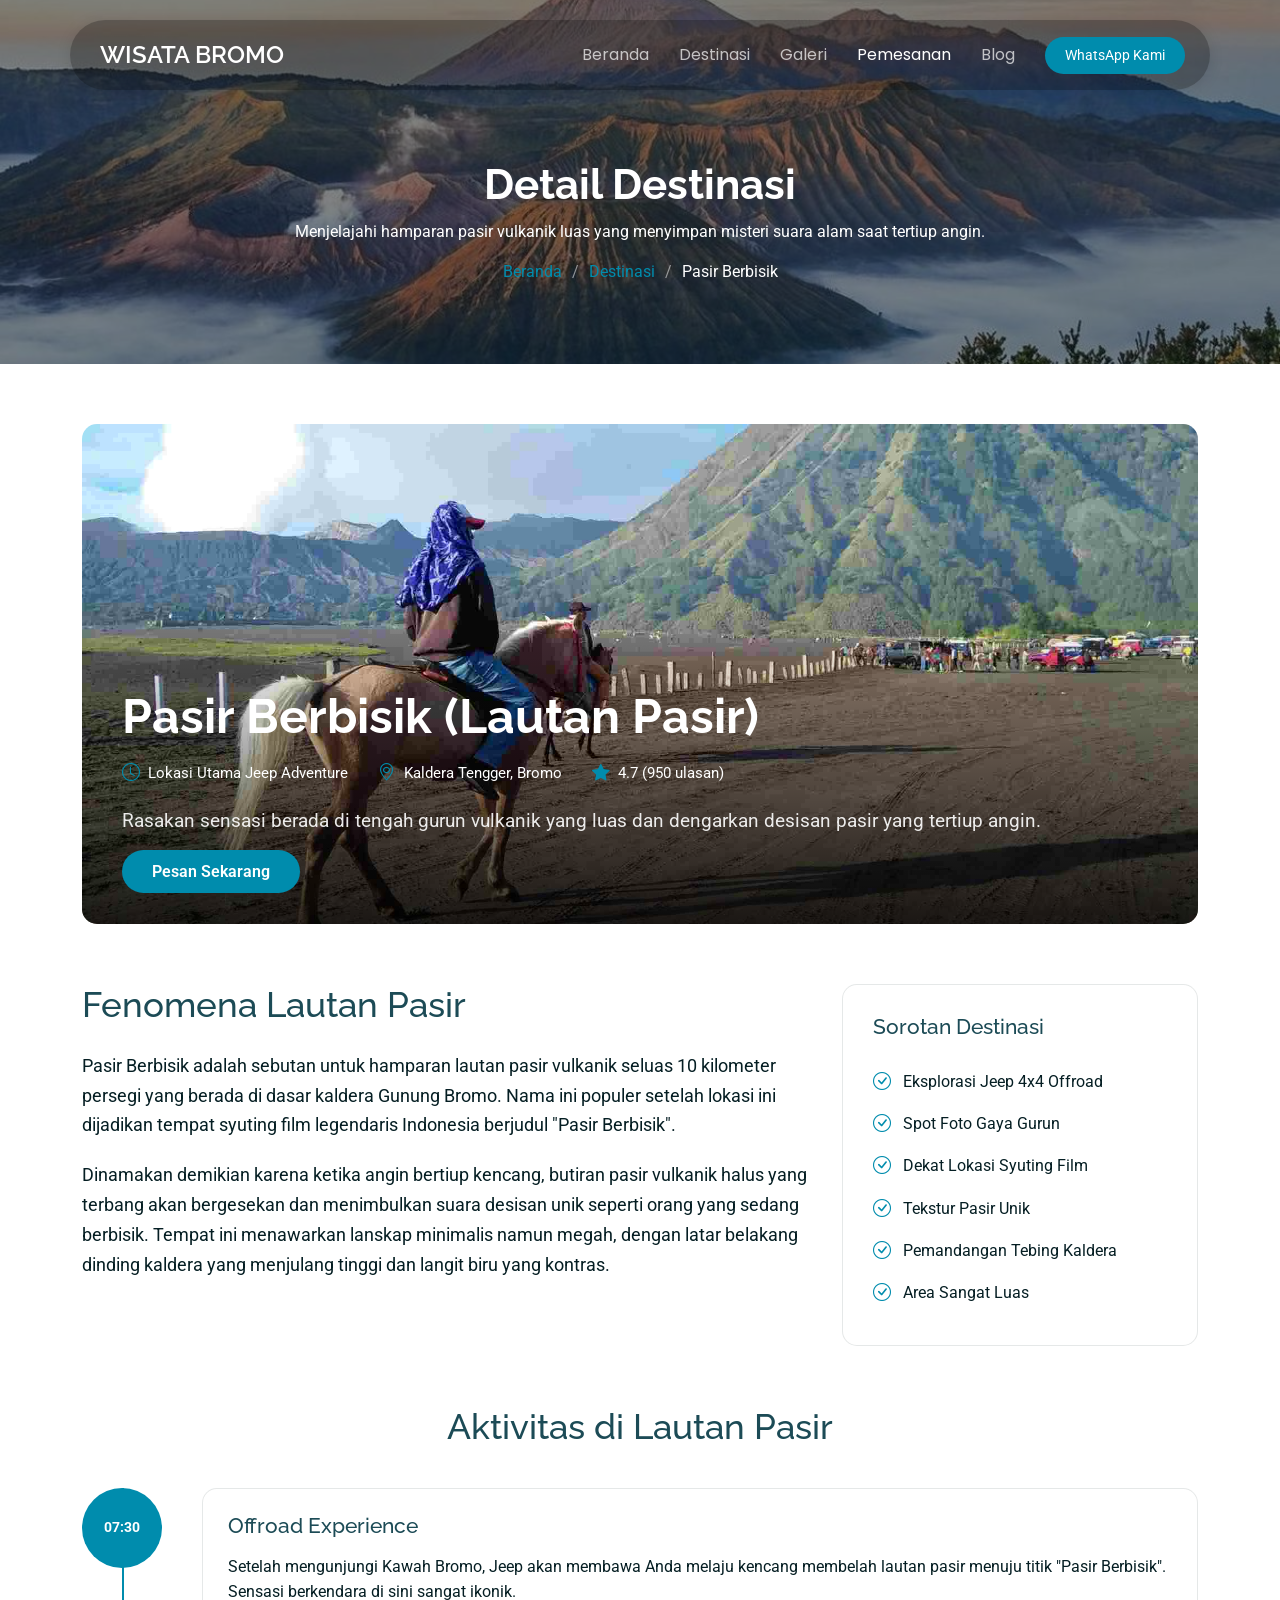
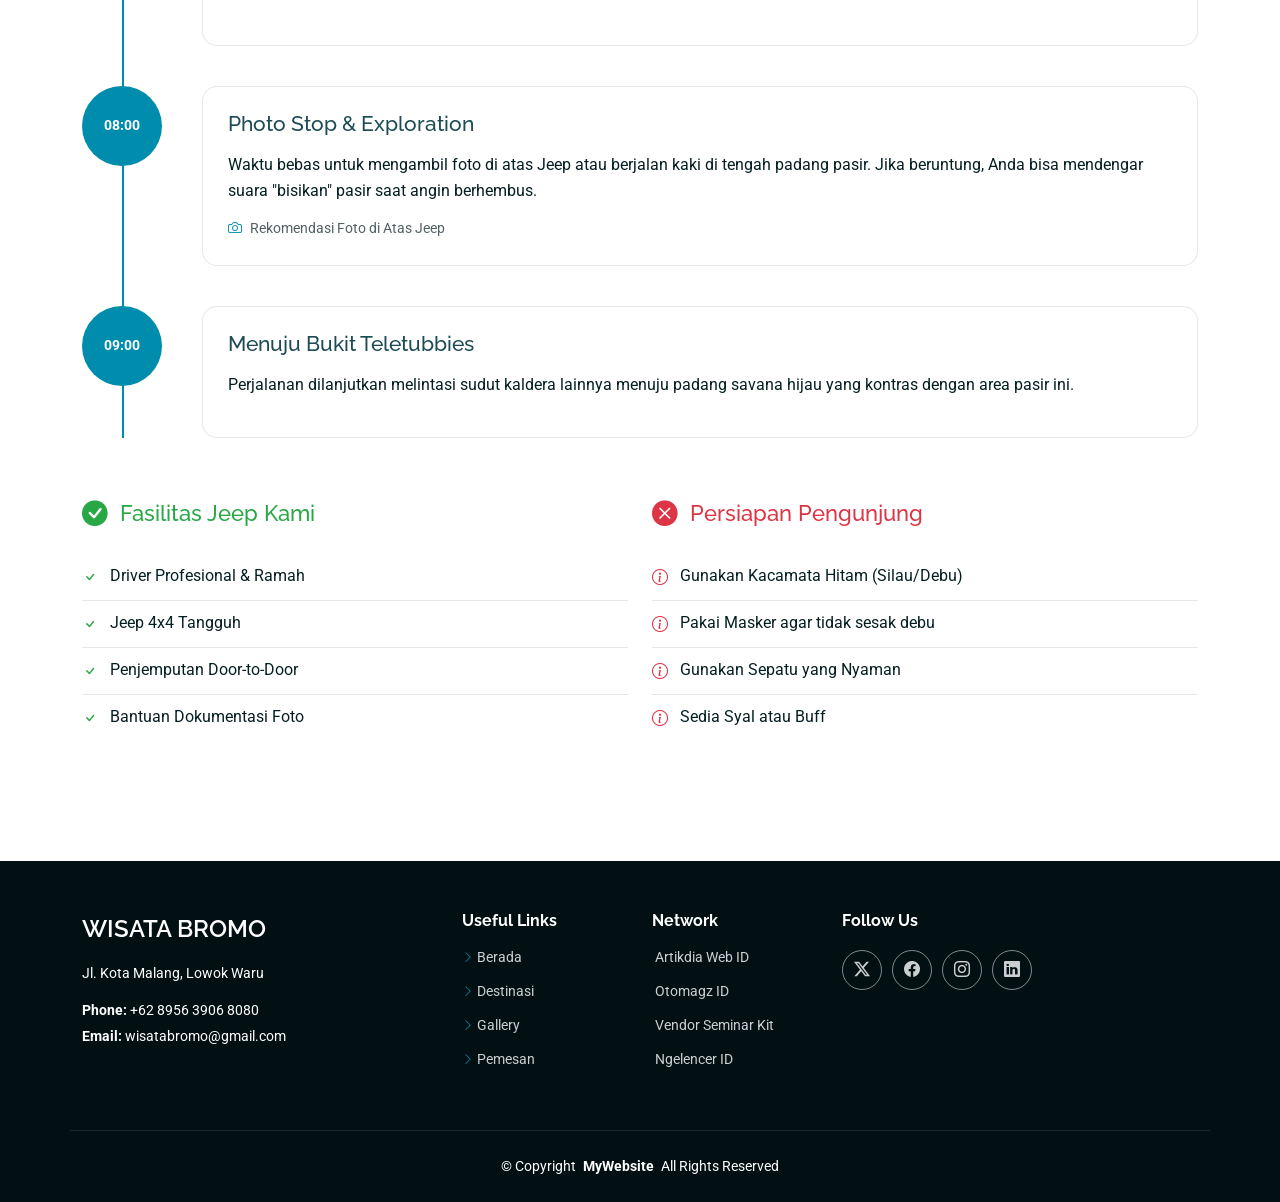
<file: details-pasirberbisik.html>
<!DOCTYPE html>
<html lang="en">

<head>
  <meta charset="utf-8">
  <meta content="width=device-width, initial-scale=1.0" name="viewport">
  <title>Tour Details - Tour Bootstrap Template</title>
  <meta name="description" content="">
  <meta name="keywords" content="">

  <!-- Favicons -->
  <link href="assets/img/favicon.png" rel="icon">
  <link href="assets/img/apple-touch-icon.png" rel="apple-touch-icon">

  <!-- Fonts -->
  <link href="https://fonts.googleapis.com" rel="preconnect">
  <link href="https://fonts.gstatic.com" rel="preconnect" crossorigin>
  <link href="https://fonts.googleapis.com/css2?family=Roboto:ital,wght@0,100;0,300;0,400;0,500;0,700;0,900;1,100;1,300;1,400;1,500;1,700;1,900&family=Poppins:ital,wght@0,100;0,200;0,300;0,400;0,500;0,600;0,700;0,800;0,900;1,100;1,200;1,300;1,400;1,500;1,600;1,700;1,800;1,900&family=Raleway:ital,wght@0,100;0,200;0,300;0,400;0,500;0,600;0,700;0,800;0,900;1,100;1,200;1,300;1,400;1,500;1,600;1,700;1,800;1,900&display=swap" rel="stylesheet">

  <!-- Vendor CSS Files -->
  <link href="assets/vendor/bootstrap/css/bootstrap.min.css" rel="stylesheet">
  <link href="assets/vendor/bootstrap-icons/bootstrap-icons.css" rel="stylesheet">
  <link href="assets/vendor/aos/aos.css" rel="stylesheet">
  <link href="assets/vendor/swiper/swiper-bundle.min.css" rel="stylesheet">
  <link href="assets/vendor/glightbox/css/glightbox.min.css" rel="stylesheet">

  <!-- Main CSS File -->
  <link href="assets/css/main.css" rel="stylesheet">

  <!-- =======================================================
  * Template Name: Tour
  * Template URL: https://bootstrapmade.com/tour-bootstrap-travel-website-template/
  * Updated: Jul 01 2025 with Bootstrap v5.3.7
  * Author: BootstrapMade.com
  * License: https://bootstrapmade.com/license/
  ======================================================== -->
</head>

<body class="tour-details-page">

<header id="header" class="header d-flex align-items-center fixed-top">
    <div class="header-container container-fluid container-xl position-relative d-flex align-items-center justify-content-between">
      <a href="index.html" class="logo d-flex align-items-center me-auto">
        <h1 class="sitename">Wisata Bromo</h1>
      </a>
      <nav id="navmenu" class="navmenu">
        <ul>
          <li><a href="index.html">Beranda</a></li>
          <li><a href="destinations.html">Destinasi</a></li>
          <li><a href="gallery.html">Galeri</a></li>
          <li><a href="form.html" class="active">Pemesanan</a></li>
          <li><a href="blog.html">Blog</a></li>

        </ul>
        <i class="mobile-nav-toggle d-xl-none bi bi-list"></i>
      </nav>
      <a class="btn-getstarted" href="https://wa.me/62895639068080">WhatsApp Kami</a>
    </div>
  </header>

  <main class="main">

  <div class="page-title dark-background" data-aos="fade" style="background-image: url(assets/img/gunung.jpeg);">
    <div class="container position-relative">
      <h1>Detail Destinasi</h1>
      <p>Menjelajahi hamparan pasir vulkanik luas yang menyimpan misteri suara alam saat tertiup angin.</p>
      <nav class="breadcrumbs">
        <ol>
          <li><a href="index.html">Beranda</a></li>
          <li><a href="destinations.html">Destinasi</a></li>
          <li class="current">Pasir Berbisik</li>
        </ol>
      </nav>
    </div>
  </div><section id="travel-tour-details" class="travel-tour-details section">

    <div class="container" data-aos="fade-up" data-aos-delay="100">

      <div class="tour-hero">
        <div class="hero-image-wrapper">
          <img src="assets/img/LautanPasirBromo.jpg" alt="Pasir Berbisik Bromo" class="img-fluid w-100">
          <div class="hero-overlay">
            <div class="hero-content">
              <h1>Pasir Berbisik (Lautan Pasir)</h1>
              <div class="hero-meta">
                <span class="duration"><i class="bi bi-clock"></i> Lokasi Utama Jeep Adventure</span>
                <span class="destination"><i class="bi bi-geo-alt"></i> Kaldera Tengger, Bromo</span>
                <span class="rating"><i class="bi bi-star-fill"></i> 4.7 (950 ulasan)</span>
              </div>
              <p class="hero-tagline">Rasakan sensasi berada di tengah gurun vulkanik yang luas dan dengarkan desisan pasir yang tertiup angin.</p>
              <a href="form.html" class="btn-book">Pesan Sekarang</a>
            </div>
          </div>
        </div>
      </div>

      <div class="tour-overview" data-aos="fade-up" data-aos-delay="200">
        <div class="row">
          <div class="col-lg-8">
            <h2>Fenomena Lautan Pasir</h2>
            <p>Pasir Berbisik adalah sebutan untuk hamparan lautan pasir vulkanik seluas 10 kilometer persegi yang berada di dasar kaldera Gunung Bromo. Nama ini populer setelah lokasi ini dijadikan tempat syuting film legendaris Indonesia berjudul "Pasir Berbisik".</p>
            <p>Dinamakan demikian karena ketika angin bertiup kencang, butiran pasir vulkanik halus yang terbang akan bergesekan dan menimbulkan suara desisan unik seperti orang yang sedang berbisik. Tempat ini menawarkan lanskap minimalis namun megah, dengan latar belakang dinding kaldera yang menjulang tinggi dan langit biru yang kontras.</p>
          </div>
          <div class="col-lg-4">
            <div class="tour-highlights">
              <h3>Sorotan Destinasi</h3>
              <ul>
                <li><i class="bi bi-check-circle"></i> Eksplorasi Jeep 4x4 Offroad</li>
                <li><i class="bi bi-check-circle"></i> Spot Foto Gaya Gurun</li>
                <li><i class="bi bi-check-circle"></i> Dekat Lokasi Syuting Film</li>
                <li><i class="bi bi-check-circle"></i> Tekstur Pasir Unik</li>
                <li><i class="bi bi-check-circle"></i> Pemandangan Tebing Kaldera</li>
                <li><i class="bi bi-check-circle"></i> Area Sangat Luas</li>
              </ul>
            </div>
          </div>
        </div>
      </div>

      <div class="tour-itinerary" data-aos="fade-up" data-aos-delay="300">
        <h2>Aktivitas di Lautan Pasir</h2>
        <div class="itinerary-timeline">

          <div class="itinerary-item">
            <div class="day-number">07:30</div>
            <div class="day-content">
              <h4>Offroad Experience</h4>
              <p>Setelah mengunjungi Kawah Bromo, Jeep akan membawa Anda melaju kencang membelah lautan pasir menuju titik "Pasir Berbisik". Sensasi berkendara di sini sangat ikonik.</p>
            </div>
          </div>

          <div class="itinerary-item">
            <div class="day-number">08:00</div>
            <div class="day-content">
              <h4>Photo Stop & Exploration</h4>
              <p>Waktu bebas untuk mengambil foto di atas Jeep atau berjalan kaki di tengah padang pasir. Jika beruntung, Anda bisa mendengar suara "bisikan" pasir saat angin berhembus.</p>
              <div class="day-details">
                <span class="accommodation"><i class="bi bi-camera"></i> Rekomendasi Foto di Atas Jeep</span>
              </div>
            </div>
          </div>

          <div class="itinerary-item">
            <div class="day-number">09:00</div>
            <div class="day-content">
              <h4>Menuju Bukit Teletubbies</h4>
              <p>Perjalanan dilanjutkan melintasi sudut kaldera lainnya menuju padang savana hijau yang kontras dengan area pasir ini.</p>
            </div>
          </div>

        </div>
      </div>

      <div class="tour-inclusions" data-aos="fade-up" data-aos-delay="400">
        <div class="row">
          <div class="col-lg-6">
            <div class="included-section">
              <h3><i class="bi bi-check-circle-fill"></i> Fasilitas Jeep Kami</h3>
              <ul class="inclusion-list included">
                <li><i class="bi bi-check"></i> Driver Profesional & Ramah</li>
                <li><i class="bi bi-check"></i> Jeep 4x4 Tangguh</li>
                <li><i class="bi bi-check"></i> Penjemputan Door-to-Door</li>
                <li><i class="bi bi-check"></i> Bantuan Dokumentasi Foto</li>
              </ul>
            </div>
          </div>
          <div class="col-lg-6">
            <div class="excluded-section">
              <h3><i class="bi bi-x-circle-fill"></i> Persiapan Pengunjung</h3>
              <ul class="inclusion-list excluded">
                <li><i class="bi bi-info-circle"></i> Gunakan Kacamata Hitam (Silau/Debu)</li>
                <li><i class="bi bi-info-circle"></i> Pakai Masker agar tidak sesak debu</li>
                <li><i class="bi bi-info-circle"></i> Gunakan Sepatu yang Nyaman</li>
                <li><i class="bi bi-info-circle"></i> Sedia Syal atau Buff</li>
              </ul>
            </div>
          </div>
        </div>
      </div>

    </div>
  </section>

</main>
  <footer id="footer" class="footer position-relative dark-background">

    <div class="container footer-top">
      <div class="row gy-4">
        <div class="col-lg-4 col-md-6 footer-about">
          <a href="index.html" class="d-flex align-items-center">
            <span class="sitename">WISATA BROMO</span>
          </a>
          <div class="footer-contact pt-3">
            <p>Jl. Kota Malang, Lowok Waru</p>
            <p class="mt-3"><strong>Phone:</strong> <span>+62 8956 3906 8080</span></p>
            <p><strong>Email:</strong> <span>wisatabromo@gmail.com</span></p>
          </div>
        </div>

        <div class="col-lg-2 col-md-3 footer-links">
          <h4>Useful Links</h4>
          <ul>
            <li><i class="bi bi-chevron-right"></i> <a href="index.html">Berada</a></li>
            <li><i class="bi bi-chevron-right"></i> <a href="destinations.html">Destinasi</a></li>
            <li><i class="bi bi-chevron-right"></i> <a href="gallery.html">Gallery</a></li>
            <li><i class="bi bi-chevron-right"></i> <a href="form.html">Pemesan</a></li>
          </ul>
        </div>

        <div class="col-lg-2 col-md-3 footer-links">
          <h4>Network</h4>
          <ul>
            <li><i class="https://www.artikdia.web.id/" target="_blank"></i> <a href="#">Artikdia Web ID</a></li>
            <li><i class="https://www.otomagz.id/" target="_blank"></i> <a href="#">Otomagz ID</a></li>
            <li><i class="https://www.seminarkit.id/" target="_blank"></i> <a href="#">Vendor Seminar Kit</a></li>
            <li><i class="https://www.nglencer.id/" target="_blank"></i> <a href="#">Ngelencer ID</a></li>
          </ul>
        </div>

        <div class="col-lg-4 col-md-12">
          <h4>Follow Us</h4>
            <div class="social-links d-flex">
            <a href="https://wa.me/62895639068080"target="_blank"><i class="bi bi-twitter-x"></i></a>
            <a href="https://wa.me/62895639068080"target="_blank"><i class="bi bi-facebook"></i></a>
            <a href="https://wa.me/62895639068080"target="_blank"><i class="bi bi-instagram"></i></a>
            <a href="https://wa.me/62895639068080"target="_blank"><i class="bi bi-linkedin"></i></a>
          </div>
        </div>

      </div>
    </div>

    <div class="container copyright text-center mt-4">
      <p>© <span>Copyright</span> <strong class="px-1 sitename">MyWebsite</strong> <span>All Rights Reserved</span></p>
    </div>

  </footer>

  <!-- Scroll Top -->
  <a href="#" id="scroll-top" class="scroll-top d-flex align-items-center justify-content-center"><i class="bi bi-arrow-up-short"></i></a>

  <!-- Preloader -->
  <div id="preloader"></div>

  <!-- Vendor JS Files -->
  <script src="assets/vendor/bootstrap/js/bootstrap.bundle.min.js"></script>
  <script src="assets/vendor/php-email-form/validate.js"></script>
  <script src="assets/vendor/aos/aos.js"></script>
  <script src="assets/vendor/purecounter/purecounter_vanilla.js"></script>
  <script src="assets/vendor/swiper/swiper-bundle.min.js"></script>
  <script src="assets/vendor/isotope-layout/isotope.pkgd.min.js"></script>
  <script src="assets/vendor/imagesloaded/imagesloaded.pkgd.min.js"></script>
  <script src="assets/vendor/glightbox/js/glightbox.min.js"></script>

  <!-- Main JS File -->
  <script src="assets/js/main.js"></script>

</body>

</html>
</file>
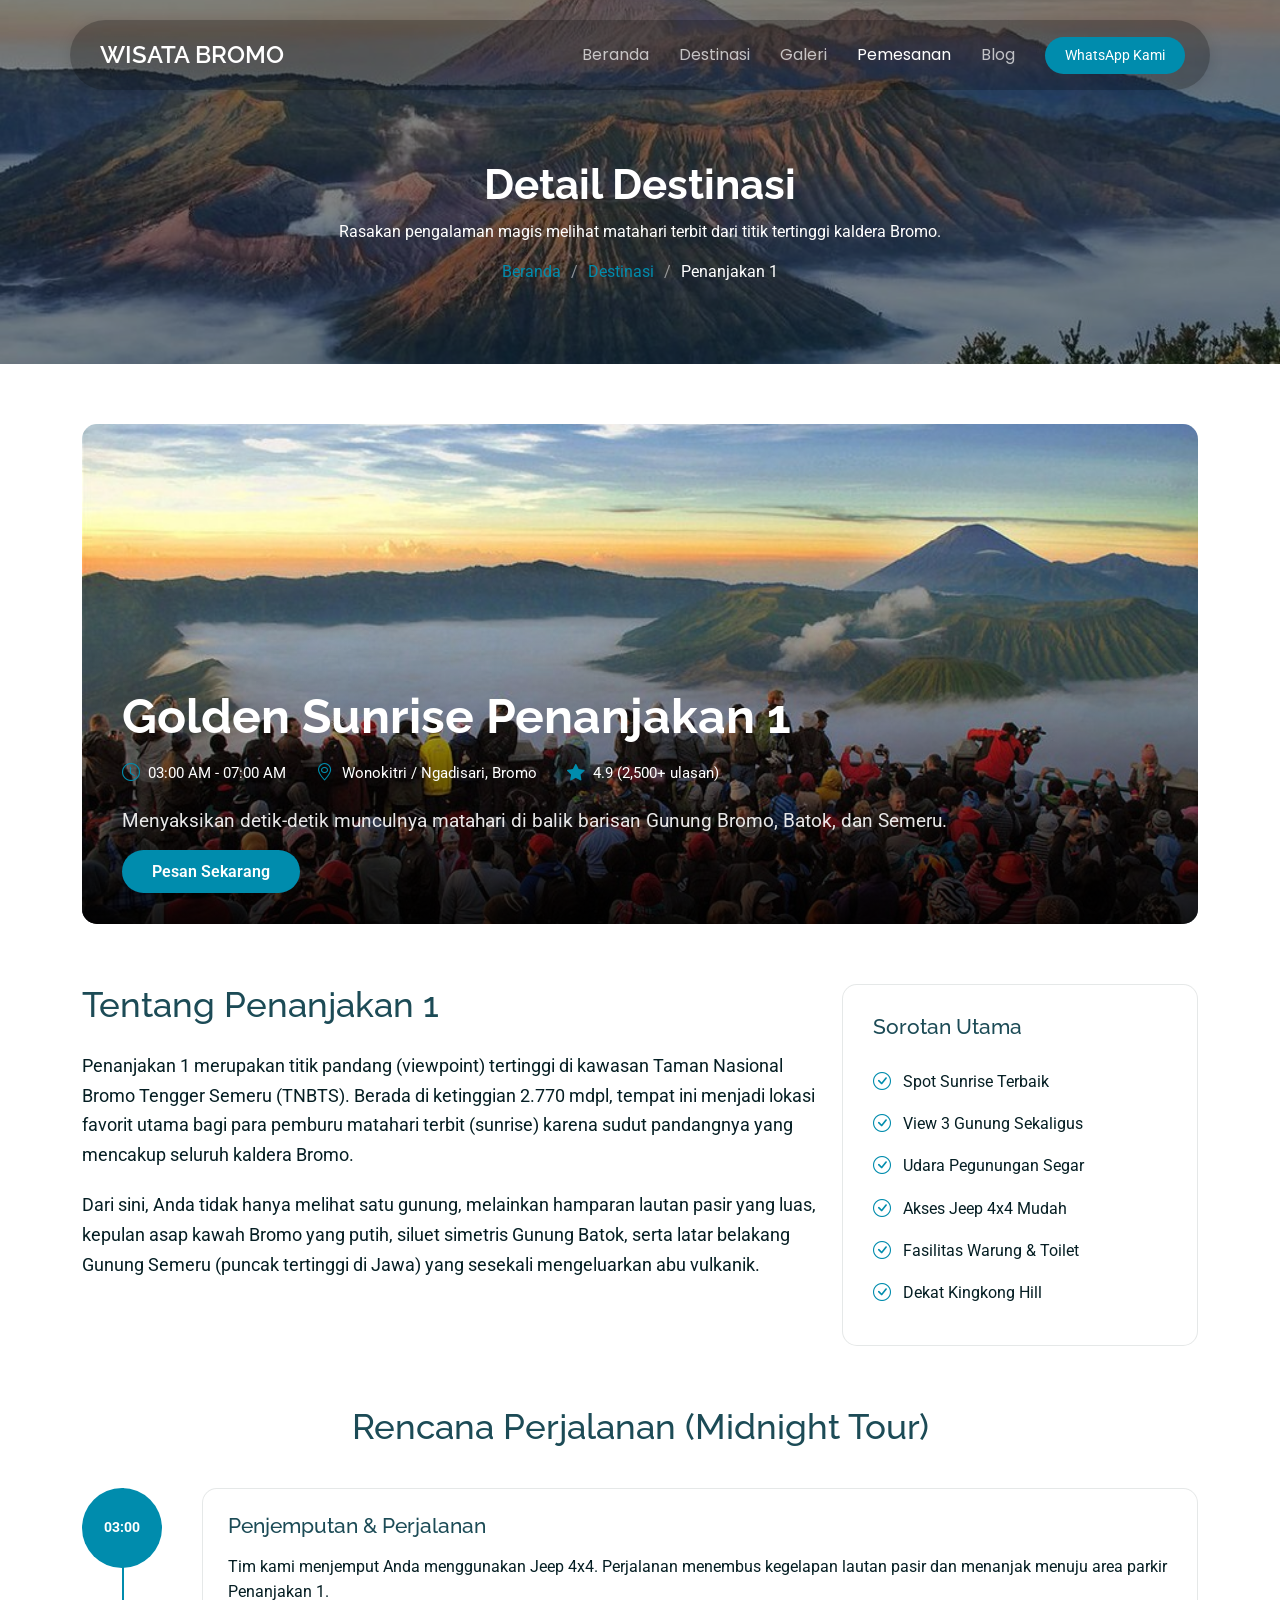
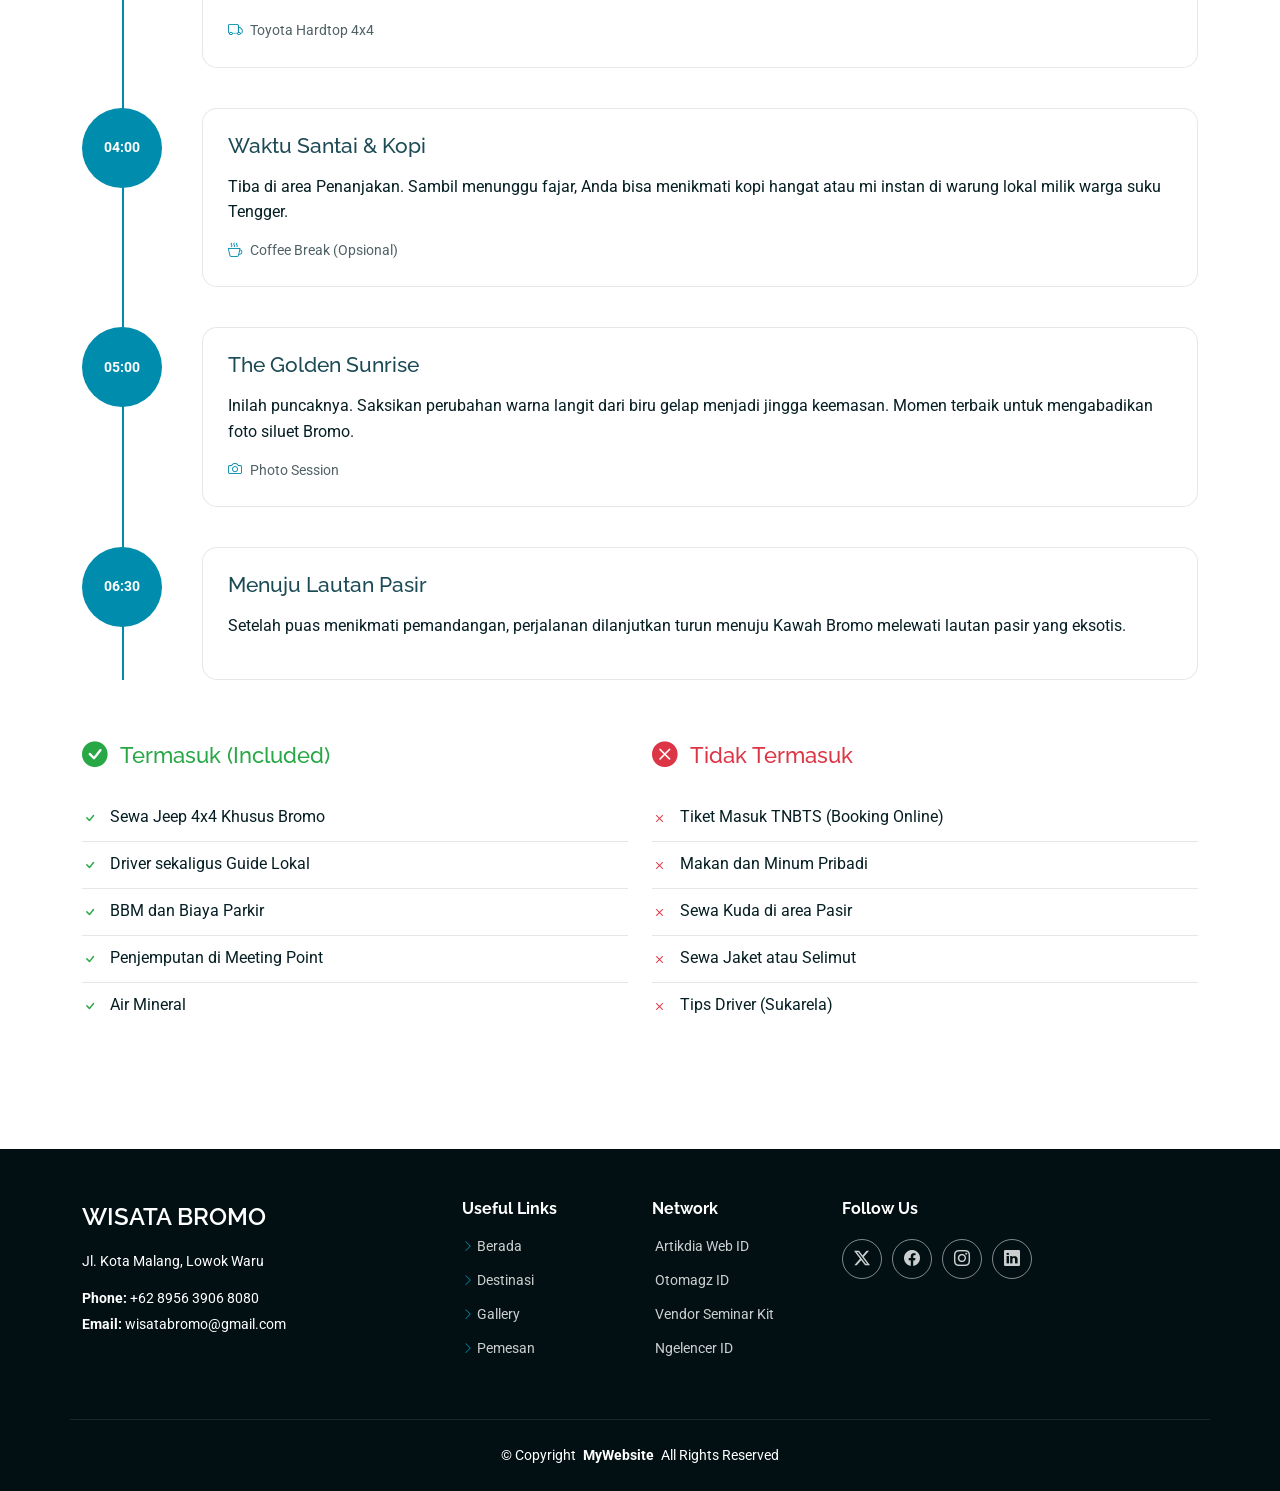
<file: details-penanjakan1.html>
<!DOCTYPE html>
<html lang="en">

<head>
  <meta charset="utf-8">
  <meta content="width=device-width, initial-scale=1.0" name="viewport">
  <title>Tour Details - Tour Bootstrap Template</title>
  <meta name="description" content="">
  <meta name="keywords" content="">

  <!-- Favicons -->
  <link href="assets/img/favicon.png" rel="icon">
  <link href="assets/img/apple-touch-icon.png" rel="apple-touch-icon">

  <!-- Fonts -->
  <link href="https://fonts.googleapis.com" rel="preconnect">
  <link href="https://fonts.gstatic.com" rel="preconnect" crossorigin>
  <link href="https://fonts.googleapis.com/css2?family=Roboto:ital,wght@0,100;0,300;0,400;0,500;0,700;0,900;1,100;1,300;1,400;1,500;1,700;1,900&family=Poppins:ital,wght@0,100;0,200;0,300;0,400;0,500;0,600;0,700;0,800;0,900;1,100;1,200;1,300;1,400;1,500;1,600;1,700;1,800;1,900&family=Raleway:ital,wght@0,100;0,200;0,300;0,400;0,500;0,600;0,700;0,800;0,900;1,100;1,200;1,300;1,400;1,500;1,600;1,700;1,800;1,900&display=swap" rel="stylesheet">

  <!-- Vendor CSS Files -->
  <link href="assets/vendor/bootstrap/css/bootstrap.min.css" rel="stylesheet">
  <link href="assets/vendor/bootstrap-icons/bootstrap-icons.css" rel="stylesheet">
  <link href="assets/vendor/aos/aos.css" rel="stylesheet">
  <link href="assets/vendor/swiper/swiper-bundle.min.css" rel="stylesheet">
  <link href="assets/vendor/glightbox/css/glightbox.min.css" rel="stylesheet">

  <!-- Main CSS File -->
  <link href="assets/css/main.css" rel="stylesheet">

  <!-- =======================================================
  * Template Name: Tour
  * Template URL: https://bootstrapmade.com/tour-bootstrap-travel-website-template/
  * Updated: Jul 01 2025 with Bootstrap v5.3.7
  * Author: BootstrapMade.com
  * License: https://bootstrapmade.com/license/
  ======================================================== -->
</head>

<body class="tour-details-page">

  <header id="header" class="header d-flex align-items-center fixed-top">
    <div class="header-container container-fluid container-xl position-relative d-flex align-items-center justify-content-between">
      <a href="index.html" class="logo d-flex align-items-center me-auto">
        <h1 class="sitename">Wisata Bromo</h1>
      </a>
      <nav id="navmenu" class="navmenu">
        <ul>
          <li><a href="index.html">Beranda</a></li>
          <li><a href="destinations.html">Destinasi</a></li>
          <li><a href="gallery.html">Galeri</a></li>
          <li><a href="form.html" class="active">Pemesanan</a></li>
          <li><a href="blog.html">Blog</a></li>

        </ul>
        <i class="mobile-nav-toggle d-xl-none bi bi-list"></i>
      </nav>
      <a class="btn-getstarted" href="https://wa.me/62895639068080">WhatsApp Kami</a>
    </div>
  </header>

  <main class="main">

  <div class="page-title dark-background" data-aos="fade" style="background-image: url(assets/img/gunung.jpeg);">
    <div class="container position-relative">
      <h1>Detail Destinasi</h1>
      <p>Rasakan pengalaman magis melihat matahari terbit dari titik tertinggi kaldera Bromo.</p>
      <nav class="breadcrumbs">
        <ol>
          <li><a href="index.html">Beranda</a></li>
          <li><a href="destinations.html">Destinasi</a></li>
          <li class="current">Penanjakan 1</li>
        </ol>
      </nav>
    </div>
  </div><section id="travel-tour-details" class="travel-tour-details section">

    <div class="container" data-aos="fade-up" data-aos-delay="100">

      <div class="tour-hero">
        <div class="hero-image-wrapper">
          <img src="assets/img/Penanjakan1.jpg" alt="Sunrise Penanjakan 1" class="img-fluid w-100">
          <div class="hero-overlay">
            <div class="hero-content">
              <h1>Golden Sunrise Penanjakan 1</h1>
              <div class="hero-meta">
                <span class="duration"><i class="bi bi-clock"></i> 03:00 AM - 07:00 AM</span>
                <span class="destination"><i class="bi bi-geo-alt"></i> Wonokitri / Ngadisari, Bromo</span>
                <span class="rating"><i class="bi bi-star-fill"></i> 4.9 (2,500+ ulasan)</span>
              </div>
              <p class="hero-tagline">Menyaksikan detik-detik munculnya matahari di balik barisan Gunung Bromo, Batok, dan Semeru.</p>
              <a href="form.html" class="btn-book">Pesan Sekarang</a>
            </div>
          </div>
        </div>
      </div>

      <div class="tour-overview" data-aos="fade-up" data-aos-delay="200">
        <div class="row">
          <div class="col-lg-8">
            <h2>Tentang Penanjakan 1</h2>
            <p>Penanjakan 1 merupakan titik pandang (viewpoint) tertinggi di kawasan Taman Nasional Bromo Tengger Semeru (TNBTS). Berada di ketinggian 2.770 mdpl, tempat ini menjadi lokasi favorit utama bagi para pemburu matahari terbit (sunrise) karena sudut pandangnya yang mencakup seluruh kaldera Bromo.</p>
            <p>Dari sini, Anda tidak hanya melihat satu gunung, melainkan hamparan lautan pasir yang luas, kepulan asap kawah Bromo yang putih, siluet simetris Gunung Batok, serta latar belakang Gunung Semeru (puncak tertinggi di Jawa) yang sesekali mengeluarkan abu vulkanik.</p>
          </div>
          <div class="col-lg-4">
            <div class="tour-highlights">
              <h3>Sorotan Utama</h3>
              <ul>
                <li><i class="bi bi-check-circle"></i> Spot Sunrise Terbaik</li>
                <li><i class="bi bi-check-circle"></i> View 3 Gunung Sekaligus</li>
                <li><i class="bi bi-check-circle"></i> Udara Pegunungan Segar</li>
                <li><i class="bi bi-check-circle"></i> Akses Jeep 4x4 Mudah</li>
                <li><i class="bi bi-check-circle"></i> Fasilitas Warung & Toilet</li>
                <li><i class="bi bi-check-circle"></i> Dekat Kingkong Hill</li>
              </ul>
            </div>
          </div>
        </div>
      </div>

      <div class="tour-itinerary" data-aos="fade-up" data-aos-delay="300">
        <h2>Rencana Perjalanan (Midnight Tour)</h2>
        <div class="itinerary-timeline">

          <div class="itinerary-item">
            <div class="day-number">03:00</div>
            <div class="day-content">
              <h4>Penjemputan & Perjalanan</h4>
              <p>Tim kami menjemput Anda menggunakan Jeep 4x4. Perjalanan menembus kegelapan lautan pasir dan menanjak menuju area parkir Penanjakan 1.</p>
              <div class="day-details">
                <span class="accommodation"><i class="bi bi-truck"></i> Toyota Hardtop 4x4</span>
              </div>
            </div>
          </div>

          <div class="itinerary-item">
            <div class="day-number">04:00</div>
            <div class="day-content">
              <h4>Waktu Santai & Kopi</h4>
              <p>Tiba di area Penanjakan. Sambil menunggu fajar, Anda bisa menikmati kopi hangat atau mi instan di warung lokal milik warga suku Tengger.</p>
              <div class="day-details">
                <span class="meals"><i class="bi bi-cup-hot"></i> Coffee Break (Opsional)</span>
              </div>
            </div>
          </div>

          <div class="itinerary-item">
            <div class="day-number">05:00</div>
            <div class="day-content">
              <h4>The Golden Sunrise</h4>
              <p>Inilah puncaknya. Saksikan perubahan warna langit dari biru gelap menjadi jingga keemasan. Momen terbaik untuk mengabadikan foto siluet Bromo.</p>
              <div class="day-details">
                <span class="accommodation"><i class="bi bi-camera"></i> Photo Session</span>
              </div>
            </div>
          </div>

          <div class="itinerary-item">
            <div class="day-number">06:30</div>
            <div class="day-content">
              <h4>Menuju Lautan Pasir</h4>
              <p>Setelah puas menikmati pemandangan, perjalanan dilanjutkan turun menuju Kawah Bromo melewati lautan pasir yang eksotis.</p>
            </div>
          </div>

        </div>
      </div>

      <div class="tour-inclusions" data-aos="fade-up" data-aos-delay="400">
        <div class="row">
          <div class="col-lg-6">
            <div class="included-section">
              <h3><i class="bi bi-check-circle-fill"></i> Termasuk (Included)</h3>
              <ul class="inclusion-list included">
                <li><i class="bi bi-check"></i> Sewa Jeep 4x4 Khusus Bromo</li>
                <li><i class="bi bi-check"></i> Driver sekaligus Guide Lokal</li>
                <li><i class="bi bi-check"></i> BBM dan Biaya Parkir</li>
                <li><i class="bi bi-check"></i> Penjemputan di Meeting Point</li>
                <li><i class="bi bi-check"></i> Air Mineral</li>
              </ul>
            </div>
          </div>
          <div class="col-lg-6">
            <div class="excluded-section">
              <h3><i class="bi bi-x-circle-fill"></i> Tidak Termasuk</h3>
              <ul class="inclusion-list excluded">
                <li><i class="bi bi-x"></i> Tiket Masuk TNBTS (Booking Online)</li>
                <li><i class="bi bi-x"></i> Makan dan Minum Pribadi</li>
                <li><i class="bi bi-x"></i> Sewa Kuda di area Pasir</li>
                <li><i class="bi bi-x"></i> Sewa Jaket atau Selimut</li>
                <li><i class="bi bi-x"></i> Tips Driver (Sukarela)</li>
              </ul>
            </div>
          </div>
        </div>
      </div>

    </div>
  </section>
</main>

  <footer id="footer" class="footer position-relative dark-background">

    <div class="container footer-top">
      <div class="row gy-4">
        <div class="col-lg-4 col-md-6 footer-about">
          <a href="index.html" class="d-flex align-items-center">
            <span class="sitename">WISATA BROMO</span>
          </a>
          <div class="footer-contact pt-3">
            <p>Jl. Kota Malang, Lowok Waru</p>
            <p class="mt-3"><strong>Phone:</strong> <span>+62 8956 3906 8080</span></p>
            <p><strong>Email:</strong> <span>wisatabromo@gmail.com</span></p>
          </div>
        </div>

        <div class="col-lg-2 col-md-3 footer-links">
          <h4>Useful Links</h4>
          <ul>
            <li><i class="bi bi-chevron-right"></i> <a href="index.html">Berada</a></li>
            <li><i class="bi bi-chevron-right"></i> <a href="destinations.html">Destinasi</a></li>
            <li><i class="bi bi-chevron-right"></i> <a href="gallery.html">Gallery</a></li>
            <li><i class="bi bi-chevron-right"></i> <a href="form.html">Pemesan</a></li>
          </ul>
        </div>

        <div class="col-lg-2 col-md-3 footer-links">
          <h4>Network</h4>
          <ul>
            <li><i class="https://www.artikdia.web.id/" target="_blank"></i> <a href="#">Artikdia Web ID</a></li>
            <li><i class="https://www.otomagz.id/" target="_blank"></i> <a href="#">Otomagz ID</a></li>
            <li><i class="https://www.seminarkit.id/" target="_blank"></i> <a href="#">Vendor Seminar Kit</a></li>
            <li><i class="https://www.nglencer.id/" target="_blank"></i> <a href="#">Ngelencer ID</a></li>
          </ul>
        </div>

        <div class="col-lg-4 col-md-12">
          <h4>Follow Us</h4>
            <div class="social-links d-flex">
            <a href="https://wa.me/62895639068080"target="_blank"><i class="bi bi-twitter-x"></i></a>
            <a href="https://wa.me/62895639068080"target="_blank"><i class="bi bi-facebook"></i></a>
            <a href="https://wa.me/62895639068080"target="_blank"><i class="bi bi-instagram"></i></a>
            <a href="https://wa.me/62895639068080"target="_blank"><i class="bi bi-linkedin"></i></a>
          </div>
        </div>

      </div>
    </div>

    <div class="container copyright text-center mt-4">
      <p>© <span>Copyright</span> <strong class="px-1 sitename">MyWebsite</strong> <span>All Rights Reserved</span></p>
    </div>

  </footer>

  <!-- Scroll Top -->
  <a href="#" id="scroll-top" class="scroll-top d-flex align-items-center justify-content-center"><i class="bi bi-arrow-up-short"></i></a>

  <!-- Preloader -->
  <div id="preloader"></div>

  <!-- Vendor JS Files -->
  <script src="assets/vendor/bootstrap/js/bootstrap.bundle.min.js"></script>
  <script src="assets/vendor/php-email-form/validate.js"></script>
  <script src="assets/vendor/aos/aos.js"></script>
  <script src="assets/vendor/purecounter/purecounter_vanilla.js"></script>
  <script src="assets/vendor/swiper/swiper-bundle.min.js"></script>
  <script src="assets/vendor/isotope-layout/isotope.pkgd.min.js"></script>
  <script src="assets/vendor/imagesloaded/imagesloaded.pkgd.min.js"></script>
  <script src="assets/vendor/glightbox/js/glightbox.min.js"></script>

  <!-- Main JS File -->
  <script src="assets/js/main.js"></script>

</body>

</html>
</file>
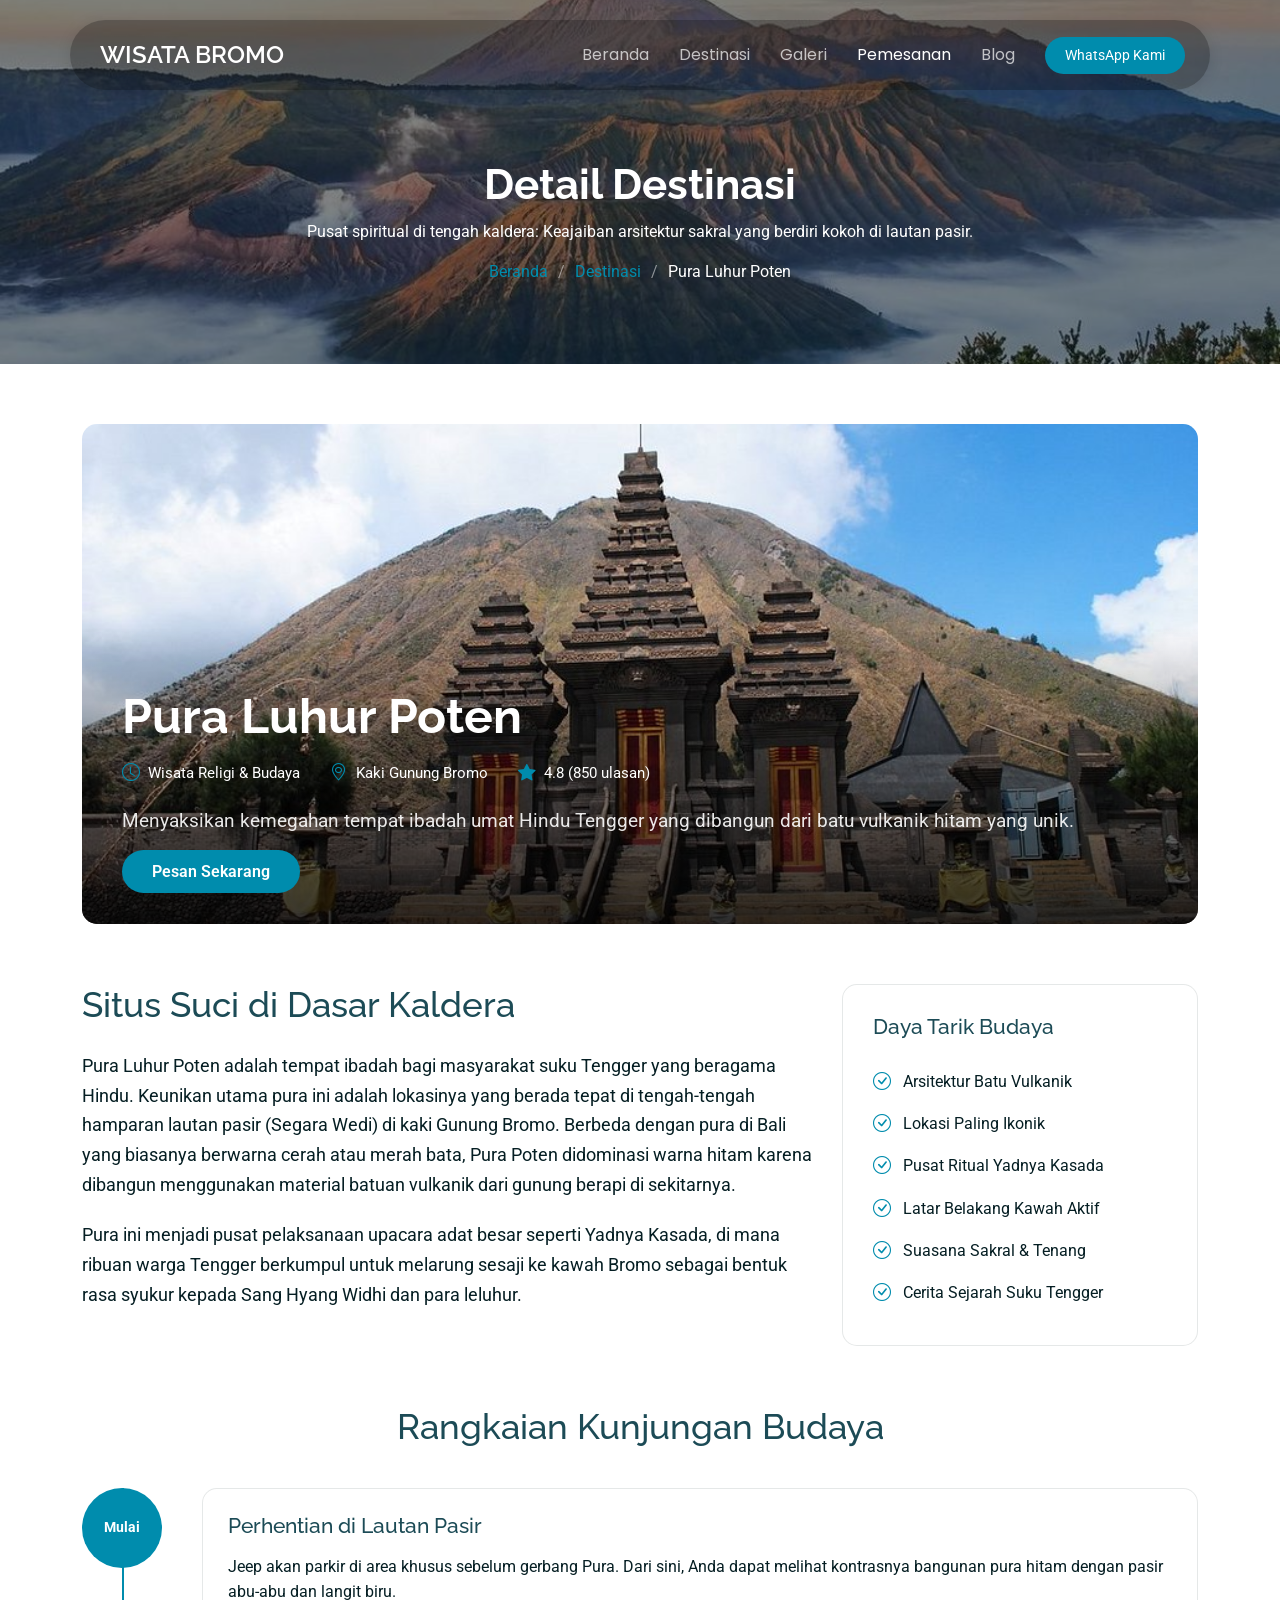
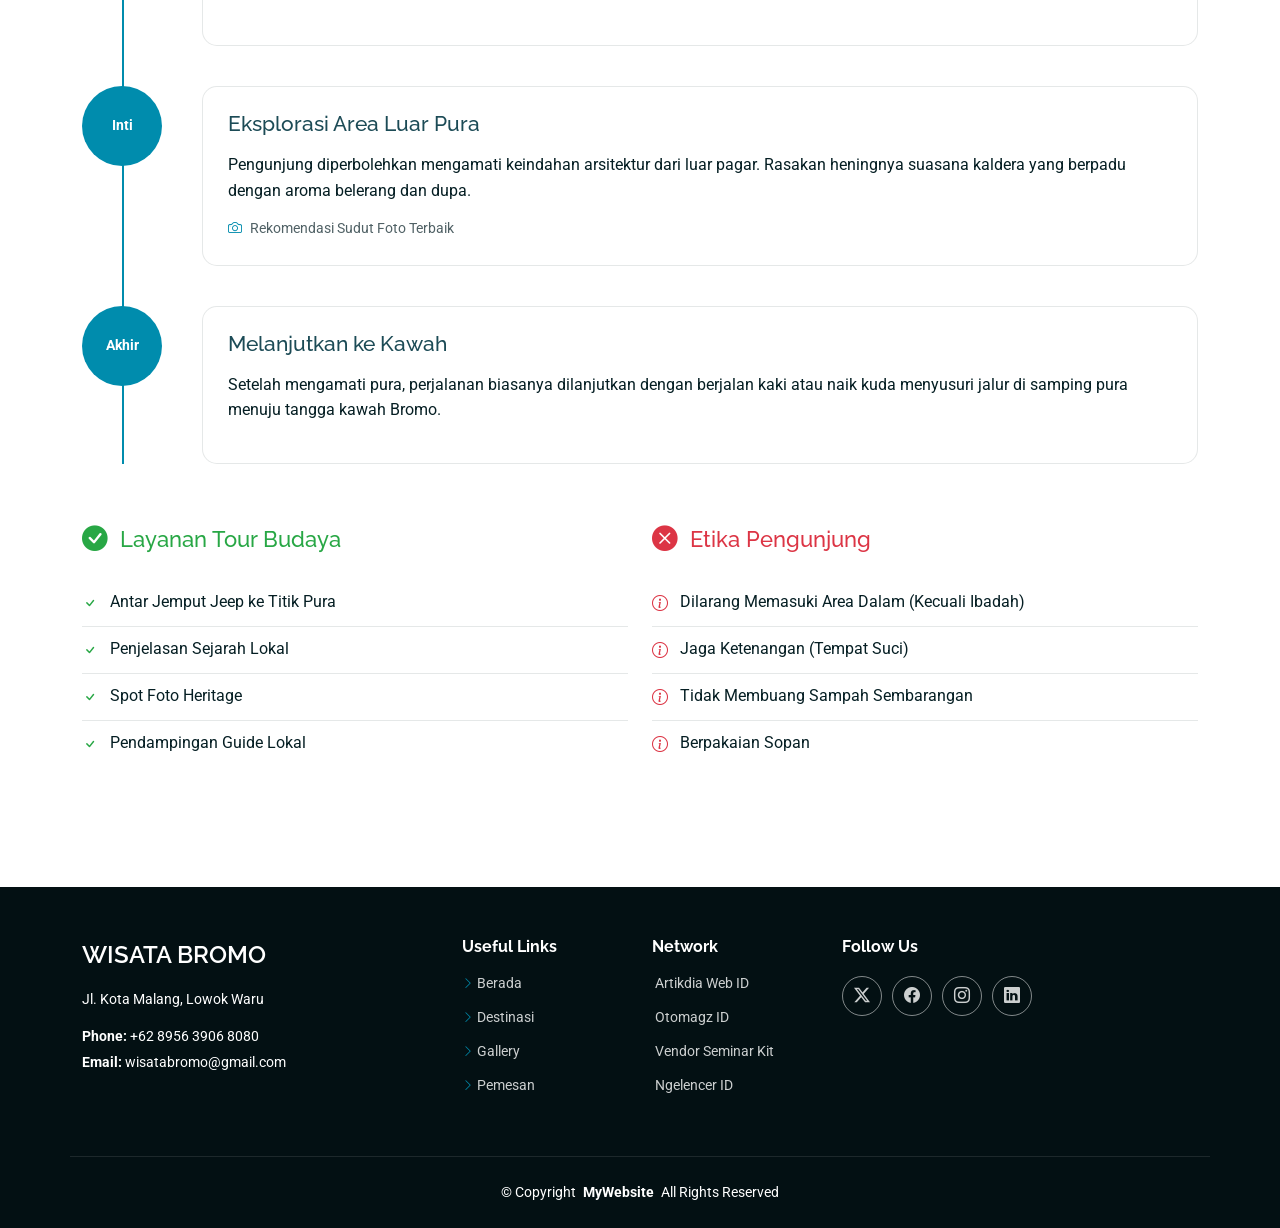
<file: details-puraluhur.html>
<!DOCTYPE html>
<html lang="en">

<head>
  <meta charset="utf-8">
  <meta content="width=device-width, initial-scale=1.0" name="viewport">
  <title>Tour Details - Tour Bootstrap Template</title>
  <meta name="description" content="">
  <meta name="keywords" content="">

  <!-- Favicons -->
  <link href="assets/img/favicon.png" rel="icon">
  <link href="assets/img/apple-touch-icon.png" rel="apple-touch-icon">

  <!-- Fonts -->
  <link href="https://fonts.googleapis.com" rel="preconnect">
  <link href="https://fonts.gstatic.com" rel="preconnect" crossorigin>
  <link href="https://fonts.googleapis.com/css2?family=Roboto:ital,wght@0,100;0,300;0,400;0,500;0,700;0,900;1,100;1,300;1,400;1,500;1,700;1,900&family=Poppins:ital,wght@0,100;0,200;0,300;0,400;0,500;0,600;0,700;0,800;0,900;1,100;1,200;1,300;1,400;1,500;1,600;1,700;1,800;1,900&family=Raleway:ital,wght@0,100;0,200;0,300;0,400;0,500;0,600;0,700;0,800;0,900;1,100;1,200;1,300;1,400;1,500;1,600;1,700;1,800;1,900&display=swap" rel="stylesheet">

  <!-- Vendor CSS Files -->
  <link href="assets/vendor/bootstrap/css/bootstrap.min.css" rel="stylesheet">
  <link href="assets/vendor/bootstrap-icons/bootstrap-icons.css" rel="stylesheet">
  <link href="assets/vendor/aos/aos.css" rel="stylesheet">
  <link href="assets/vendor/swiper/swiper-bundle.min.css" rel="stylesheet">
  <link href="assets/vendor/glightbox/css/glightbox.min.css" rel="stylesheet">

  <!-- Main CSS File -->
  <link href="assets/css/main.css" rel="stylesheet">

  <!-- =======================================================
  * Template Name: Tour
  * Template URL: https://bootstrapmade.com/tour-bootstrap-travel-website-template/
  * Updated: Jul 01 2025 with Bootstrap v5.3.7
  * Author: BootstrapMade.com
  * License: https://bootstrapmade.com/license/
  ======================================================== -->
</head>

<body class="tour-details-page">

<header id="header" class="header d-flex align-items-center fixed-top">
    <div class="header-container container-fluid container-xl position-relative d-flex align-items-center justify-content-between">
      <a href="index.html" class="logo d-flex align-items-center me-auto">
        <h1 class="sitename">Wisata Bromo</h1>
      </a>
      <nav id="navmenu" class="navmenu">
        <ul>
          <li><a href="index.html">Beranda</a></li>
          <li><a href="destinations.html">Destinasi</a></li>
          <li><a href="gallery.html">Galeri</a></li>
          <li><a href="form.html" class="active">Pemesanan</a></li>
          <li><a href="blog.html">Blog</a></li>

        </ul>
        <i class="mobile-nav-toggle d-xl-none bi bi-list"></i>
      </nav>
      <a class="btn-getstarted" href="https://wa.me/62895639068080">WhatsApp Kami</a>
    </div>
  </header>

 <main class="main">

  <div class="page-title dark-background" data-aos="fade" style="background-image: url(assets/img/gunung.jpeg);">
    <div class="container position-relative">
      <h1>Detail Destinasi</h1>
      <p>Pusat spiritual di tengah kaldera: Keajaiban arsitektur sakral yang berdiri kokoh di lautan pasir.</p>
      <nav class="breadcrumbs">
        <ol>
          <li><a href="index.html">Beranda</a></li>
          <li><a href="destinations.html">Destinasi</a></li>
          <li class="current">Pura Luhur Poten</li>
        </ol>
      </nav>
    </div>
  </div><section id="travel-tour-details" class="travel-tour-details section">

    <div class="container" data-aos="fade-up" data-aos-delay="100">

      <div class="tour-hero">
        <div class="hero-image-wrapper">
          <img src="assets/img/pura.jpg" alt="Pura Luhur Poten Bromo" class="img-fluid w-100">
          <div class="hero-overlay">
            <div class="hero-content">
              <h1>Pura Luhur Poten</h1>
              <div class="hero-meta">
                <span class="duration"><i class="bi bi-clock"></i> Wisata Religi & Budaya</span>
                <span class="destination"><i class="bi bi-geo-alt"></i> Kaki Gunung Bromo</span>
                <span class="rating"><i class="bi bi-star-fill"></i> 4.8 (850 ulasan)</span>
              </div>
              <p class="hero-tagline">Menyaksikan kemegahan tempat ibadah umat Hindu Tengger yang dibangun dari batu vulkanik hitam yang unik.</p>
              <a href="form.html" class="btn-book">Pesan Sekarang</a>
            </div>
          </div>
        </div>
      </div>

      <div class="tour-overview" data-aos="fade-up" data-aos-delay="200">
        <div class="row">
          <div class="col-lg-8">
            <h2>Situs Suci di Dasar Kaldera</h2>
            <p>Pura Luhur Poten adalah tempat ibadah bagi masyarakat suku Tengger yang beragama Hindu. Keunikan utama pura ini adalah lokasinya yang berada tepat di tengah-tengah hamparan lautan pasir (Segara Wedi) di kaki Gunung Bromo. Berbeda dengan pura di Bali yang biasanya berwarna cerah atau merah bata, Pura Poten didominasi warna hitam karena dibangun menggunakan material batuan vulkanik dari gunung berapi di sekitarnya.</p>
            <p>Pura ini menjadi pusat pelaksanaan upacara adat besar seperti Yadnya Kasada, di mana ribuan warga Tengger berkumpul untuk melarung sesaji ke kawah Bromo sebagai bentuk rasa syukur kepada Sang Hyang Widhi dan para leluhur.</p>
          </div>
          <div class="col-lg-4">
            <div class="tour-highlights">
              <h3>Daya Tarik Budaya</h3>
              <ul>
                <li><i class="bi bi-check-circle"></i> Arsitektur Batu Vulkanik</li>
                <li><i class="bi bi-check-circle"></i> Lokasi Paling Ikonik</li>
                <li><i class="bi bi-check-circle"></i> Pusat Ritual Yadnya Kasada</li>
                <li><i class="bi bi-check-circle"></i> Latar Belakang Kawah Aktif</li>
                <li><i class="bi bi-check-circle"></i> Suasana Sakral & Tenang</li>
                <li><i class="bi bi-check-circle"></i> Cerita Sejarah Suku Tengger</li>
              </ul>
            </div>
          </div>
        </div>
      </div>

      <div class="tour-itinerary" data-aos="fade-up" data-aos-delay="300">
        <h2>Rangkaian Kunjungan Budaya</h2>
        <div class="itinerary-timeline">

          <div class="itinerary-item">
            <div class="day-number">Mulai</div>
            <div class="day-content">
              <h4>Perhentian di Lautan Pasir</h4>
              <p>Jeep akan parkir di area khusus sebelum gerbang Pura. Dari sini, Anda dapat melihat kontrasnya bangunan pura hitam dengan pasir abu-abu dan langit biru.</p>
            </div>
          </div>

          <div class="itinerary-item">
            <div class="day-number">Inti</div>
            <div class="day-content">
              <h4>Eksplorasi Area Luar Pura</h4>
              <p>Pengunjung diperbolehkan mengamati keindahan arsitektur dari luar pagar. Rasakan heningnya suasana kaldera yang berpadu dengan aroma belerang dan dupa.</p>
              <div class="day-details">
                <span class="accommodation"><i class="bi bi-camera"></i> Rekomendasi Sudut Foto Terbaik</span>
              </div>
            </div>
          </div>

          <div class="itinerary-item">
            <div class="day-number">Akhir</div>
            <div class="day-content">
              <h4>Melanjutkan ke Kawah</h4>
              <p>Setelah mengamati pura, perjalanan biasanya dilanjutkan dengan berjalan kaki atau naik kuda menyusuri jalur di samping pura menuju tangga kawah Bromo.</p>
            </div>
          </div>

        </div>
      </div>

      <div class="tour-inclusions" data-aos="fade-up" data-aos-delay="400">
        <div class="row">
          <div class="col-lg-6">
            <div class="included-section">
              <h3><i class="bi bi-check-circle-fill"></i> Layanan Tour Budaya</h3>
              <ul class="inclusion-list included">
                <li><i class="bi bi-check"></i> Antar Jemput Jeep ke Titik Pura</li>
                <li><i class="bi bi-check"></i> Penjelasan Sejarah Lokal</li>
                <li><i class="bi bi-check"></i> Spot Foto Heritage</li>
                <li><i class="bi bi-check"></i> Pendampingan Guide Lokal</li>
              </ul>
            </div>
          </div>
          <div class="col-lg-6">
            <div class="excluded-section">
              <h3><i class="bi bi-x-circle-fill"></i> Etika Pengunjung</h3>
              <ul class="inclusion-list excluded">
                <li><i class="bi bi-info-circle"></i> Dilarang Memasuki Area Dalam (Kecuali Ibadah)</li>
                <li><i class="bi bi-info-circle"></i> Jaga Ketenangan (Tempat Suci)</li>
                <li><i class="bi bi-info-circle"></i> Tidak Membuang Sampah Sembarangan</li>
                <li><i class="bi bi-info-circle"></i> Berpakaian Sopan</li>
              </ul>
            </div>
          </div>
        </div>
      </div>

    </div>
  </section>

</main>

  <footer id="footer" class="footer position-relative dark-background">

    <div class="container footer-top">
      <div class="row gy-4">
        <div class="col-lg-4 col-md-6 footer-about">
          <a href="index.html" class="d-flex align-items-center">
            <span class="sitename">WISATA BROMO</span>
          </a>
          <div class="footer-contact pt-3">
            <p>Jl. Kota Malang, Lowok Waru</p>
            <p class="mt-3"><strong>Phone:</strong> <span>+62 8956 3906 8080</span></p>
            <p><strong>Email:</strong> <span>wisatabromo@gmail.com</span></p>
          </div>
        </div>

        <div class="col-lg-2 col-md-3 footer-links">
          <h4>Useful Links</h4>
          <ul>
            <li><i class="bi bi-chevron-right"></i> <a href="index.html">Berada</a></li>
            <li><i class="bi bi-chevron-right"></i> <a href="destinations.html">Destinasi</a></li>
            <li><i class="bi bi-chevron-right"></i> <a href="gallery.html">Gallery</a></li>
            <li><i class="bi bi-chevron-right"></i> <a href="form.html">Pemesan</a></li>
          </ul>
        </div>

        <div class="col-lg-2 col-md-3 footer-links">
          <h4>Network</h4>
          <ul>
            <li><i class="https://www.artikdia.web.id/" target="_blank"></i> <a href="#">Artikdia Web ID</a></li>
            <li><i class="https://www.otomagz.id/" target="_blank"></i> <a href="#">Otomagz ID</a></li>
            <li><i class="https://www.seminarkit.id/" target="_blank"></i> <a href="#">Vendor Seminar Kit</a></li>
            <li><i class="https://www.nglencer.id/" target="_blank"></i> <a href="#">Ngelencer ID</a></li>
          </ul>
        </div>

        <div class="col-lg-4 col-md-12">
          <h4>Follow Us</h4>
            <div class="social-links d-flex">
            <a href="https://wa.me/62895639068080"target="_blank"><i class="bi bi-twitter-x"></i></a>
            <a href="https://wa.me/62895639068080"target="_blank"><i class="bi bi-facebook"></i></a>
            <a href="https://wa.me/62895639068080"target="_blank"><i class="bi bi-instagram"></i></a>
            <a href="https://wa.me/62895639068080"target="_blank"><i class="bi bi-linkedin"></i></a>
          </div>
        </div>

      </div>
    </div>

    <div class="container copyright text-center mt-4">
      <p>© <span>Copyright</span> <strong class="px-1 sitename">MyWebsite</strong> <span>All Rights Reserved</span></p>
    </div>

  </footer>

  <!-- Scroll Top -->
  <a href="#" id="scroll-top" class="scroll-top d-flex align-items-center justify-content-center"><i class="bi bi-arrow-up-short"></i></a>

  <!-- Preloader -->
  <div id="preloader"></div>

  <!-- Vendor JS Files -->
  <script src="assets/vendor/bootstrap/js/bootstrap.bundle.min.js"></script>
  <script src="assets/vendor/php-email-form/validate.js"></script>
  <script src="assets/vendor/aos/aos.js"></script>
  <script src="assets/vendor/purecounter/purecounter_vanilla.js"></script>
  <script src="assets/vendor/swiper/swiper-bundle.min.js"></script>
  <script src="assets/vendor/isotope-layout/isotope.pkgd.min.js"></script>
  <script src="assets/vendor/imagesloaded/imagesloaded.pkgd.min.js"></script>
  <script src="assets/vendor/glightbox/js/glightbox.min.js"></script>

  <!-- Main JS File -->
  <script src="assets/js/main.js"></script>

</body>

</html>
</file>
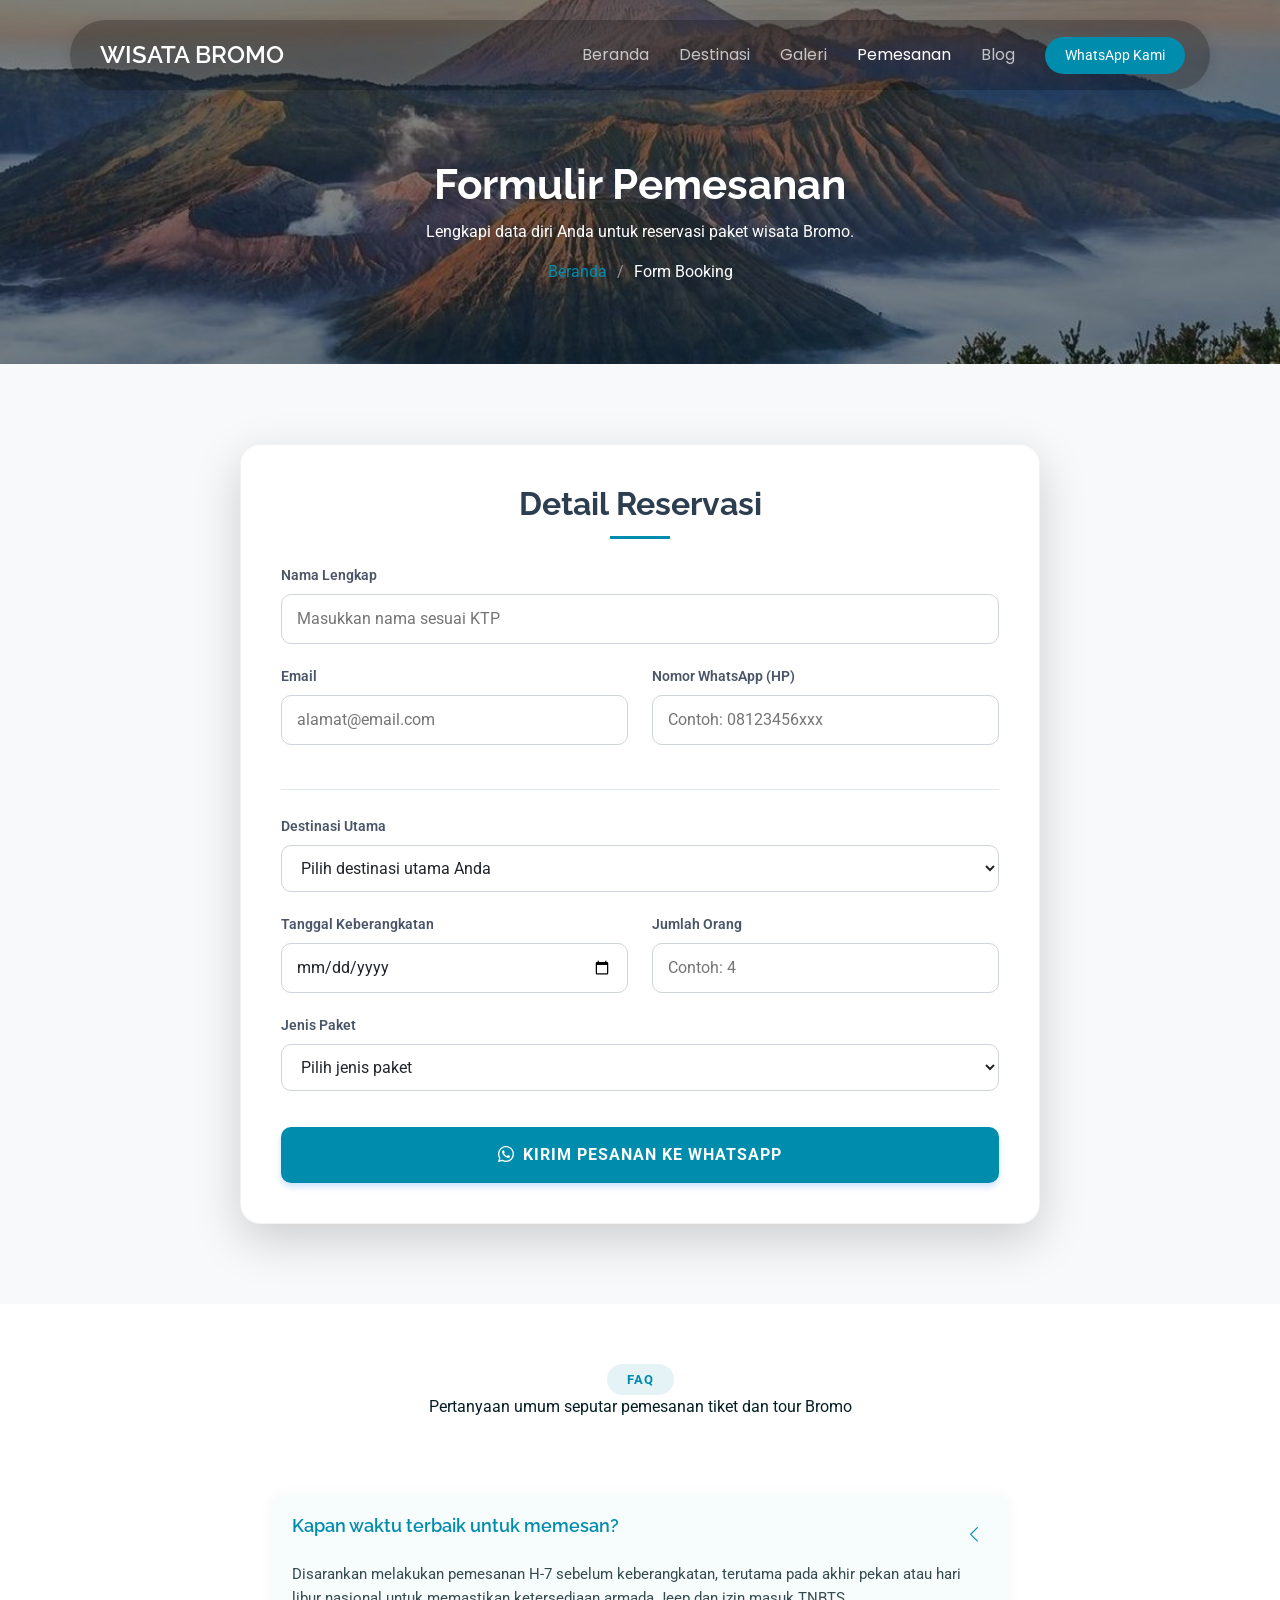
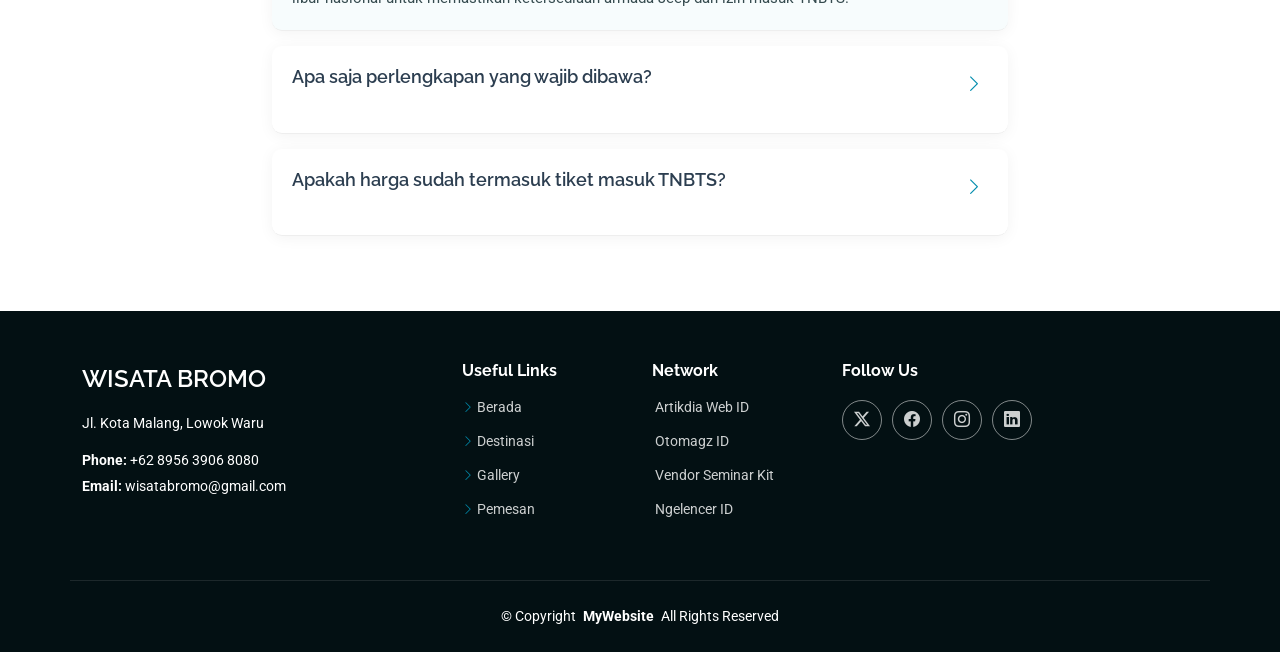
<file: form.html>
<!DOCTYPE html>
<html lang="id">

<head>
  <meta charset="utf-8">
  <meta content="width=device-width, initial-scale=1.0" name="viewport">
  <title>Pemesanan Tiket - Wisata Bromo</title>

  <link href="assets/img/favicon.png" rel="icon">
  <link href="assets/img/apple-touch-icon.png" rel="apple-touch-icon">

  <link href="https://fonts.googleapis.com" rel="preconnect">
  <link href="https://fonts.gstatic.com" rel="preconnect" crossorigin>
  <link href="https://fonts.googleapis.com/css2?family=Roboto:wght@300;400;500;700&family=Poppins:wght@300;400;500;600;700&family=Raleway:wght@300;400;500;600;700&display=swap" rel="stylesheet">

  <link href="assets/vendor/bootstrap/css/bootstrap.min.css" rel="stylesheet">
  <link href="assets/vendor/bootstrap-icons/bootstrap-icons.css" rel="stylesheet">
  <link href="assets/vendor/aos/aos.css" rel="stylesheet">
  <link href="assets/vendor/swiper/swiper-bundle.min.css" rel="stylesheet">
  <link href="assets/vendor/glightbox/css/glightbox.min.css" rel="stylesheet">

  <link href="assets/css/main.css" rel="stylesheet">
</head>

<body class="form-page">

  <header id="header" class="header d-flex align-items-center fixed-top">
    <div class="header-container container-fluid container-xl position-relative d-flex align-items-center justify-content-between">
      <a href="index.html" class="logo d-flex align-items-center me-auto">
        <h1 class="sitename">Wisata Bromo</h1>
      </a>
      <nav id="navmenu" class="navmenu">
        <ul>
          <li><a href="index.html">Beranda</a></li>
          <li><a href="destinations.html">Destinasi</a></li>
          <li><a href="gallery.html">Galeri</a></li>
          <li><a href="form.html" class="active">Pemesanan</a></li>
          <li><a href="blog.html">Blog</a></li>

        </ul>
        <i class="mobile-nav-toggle d-xl-none bi bi-list"></i>
      </nav>
      <a class="btn-getstarted" href="https://wa.me/62895639068080">WhatsApp Kami</a>
    </div>
  </header>

  <main class="main">

    <section class="page-title dark-background" data-aos="fade" style="background-image: url('assets/img/gunung.jpeg');">
      <div class="container position-relative text-center">
        <h1>Formulir Pemesanan</h1>
        <p>Lengkapi data diri Anda untuk reservasi paket wisata Bromo.</p>
        <nav class="breadcrumbs">
          <ol class="justify-content-center">
            <li><a href="index.html">Beranda</a></li>
            <li class="current">Form Booking</li>
          </ol>
        </nav>
      </div>
    </section>

    <section id="bromo-booking-section" class="section bg-light">
      <div class="container" data-aos="fade-up">
        <div class="bromo-form-wrapper shadow-lg">
          <h2 class="mb-4">Detail Reservasi</h2>
          
          <div class="bromo-form-group">
            <label class="bromo-form-label">Nama Lengkap</label>
            <input type="text" id="nama" class="bromo-form-control" placeholder="Masukkan nama sesuai KTP">
          </div>

          <div class="row">
            <div class="col-md-6 bromo-form-group">
              <label class="bromo-form-label">Email</label>
              <input type="email" id="email" class="bromo-form-control" placeholder="alamat@email.com">
            </div>
            <div class="col-md-6 bromo-form-group">
              <label class="bromo-form-label">Nomor WhatsApp (HP)</label>
              <input type="tel" id="whatsapp" class="bromo-form-control" placeholder="Contoh: 08123456xxx">
            </div>
          </div>

          <hr class="my-4">

          <div class="bromo-form-group">
            <label class="bromo-form-label">Destinasi Utama</label>
            <select id="destinasi" class="bromo-form-control">
              <option value="" disabled selected>Pilih destinasi utama Anda</option>
              <option value="Penanjakan 1 (Sunrise)">Penanjakan 1 (Sunrise)</option>
              <option value="Kawah Bromo">Kawah Bromo</option>
              <option value="Bukit Teletubbies (Savana)">Bukit Teletubbies (Savana)</option>
              <option value="Pasir Berbisik">Pasir Berbisik</option>
              <option value="Paket Lengkap (6 Spot)">Paket Lengkap (6 Spot)</option>
            </select>
          </div>

          <div class="row">
            <div class="col-md-6 bromo-form-group">
              <label class="bromo-form-label">Tanggal Keberangkatan</label>
              <input type="date" id="tanggal" class="bromo-form-control">
            </div>
            <div class="col-md-6 bromo-form-group">
              <label class="bromo-form-label">Jumlah Orang</label>
              <input type="number" id="jumlahOrang" class="bromo-form-control" placeholder="Contoh: 4" min="1">
            </div>
          </div>

          <div class="bromo-form-group">
            <label class="bromo-form-label">Jenis Paket</label>
            <select id="paketHarian" class="bromo-form-control">
              <option value="" disabled selected>Pilih jenis paket</option>
              <option value="Private Trip">Private Trip (Eksklusif)</option>
              <option value="Open Trip">Open Trip (Gabungan)</option>
              <option value="Family Gathering">Family Gathering</option>
              <option value="Honeymoon Package">Honeymoon Package</option>
            </select>
          </div>

          <button onclick="kirimKeWhatsApp()" class="bromo-btn-submit mt-3">
            <i class="bi bi-whatsapp me-2"></i>Kirim Pesanan ke WhatsApp
          </button>
        </div>
      </div>
    </section>

    <section id="faq" class="faq section">
      <div class="container section-title" data-aos="fade-up">
        <h2>FAQ</h2>
        <p>Pertanyaan umum seputar pemesanan tiket dan tour Bromo</p>
      </div>

      <div class="container">
        <div class="row justify-content-center">
          <div class="col-lg-8">
            <div class="faq-container">
              
              <div class="faq-item faq-active" data-aos="fade-up" data-aos-delay="100">
                <h3>Kapan waktu terbaik untuk memesan?</h3>
                <div class="faq-content">
                  <p>Disarankan melakukan pemesanan H-7 sebelum keberangkatan, terutama pada akhir pekan atau hari libur nasional untuk memastikan ketersediaan armada Jeep dan izin masuk TNBTS.</p>
                </div>
                <i class="faq-toggle bi bi-chevron-right"></i>
              </div>

              <div class="faq-item" data-aos="fade-up" data-aos-delay="200">
                <h3>Apa saja perlengkapan yang wajib dibawa?</h3>
                <div class="faq-content">
                  <p>Suhu di Bromo bisa mencapai 5-10 derajat celcius. Wajib membawa jaket tebal, sarung tangan, syal, masker (untuk debu pasir), dan sepatu yang nyaman untuk mendaki tangga kawah.</p>
                </div>
                <i class="faq-toggle bi bi-chevron-right"></i>
              </div>

              <div class="faq-item" data-aos="fade-up" data-aos-delay="300">
                <h3>Apakah harga sudah termasuk tiket masuk TNBTS?</h3>
                <div class="faq-content">
                  <p>Tergantung paket yang dipilih. Pada paket Private Trip, tiket masuk biasanya sudah termasuk, namun untuk Open Trip tiket seringkali dibayar masing-masing oleh peserta secara online.</p>
                </div>
                <i class="faq-toggle bi bi-chevron-right"></i>
              </div>

            </div>
          </div>
        </div>
      </div>
    </section>

  </main>

 <footer id="footer" class="footer position-relative dark-background">

    <div class="container footer-top">
      <div class="row gy-4">
        <div class="col-lg-4 col-md-6 footer-about">
          <a href="index.html" class="d-flex align-items-center">
            <span class="sitename">WISATA BROMO</span>
          </a>
          <div class="footer-contact pt-3">
            <p>Jl. Kota Malang, Lowok Waru</p>
            <p class="mt-3"><strong>Phone:</strong> <span>+62 8956 3906 8080</span></p>
            <p><strong>Email:</strong> <span>wisatabromo@gmail.com</span></p>
          </div>
        </div>

        <div class="col-lg-2 col-md-3 footer-links">
          <h4>Useful Links</h4>
          <ul>
            <li><i class="bi bi-chevron-right"></i> <a href="index.html">Berada</a></li>
            <li><i class="bi bi-chevron-right"></i> <a href="destinations.html">Destinasi</a></li>
            <li><i class="bi bi-chevron-right"></i> <a href="gallery.html">Gallery</a></li>
            <li><i class="bi bi-chevron-right"></i> <a href="form.html">Pemesan</a></li>
          </ul>
        </div>

        <div class="col-lg-2 col-md-3 footer-links">
          <h4>Network</h4>
          <ul>
            <li><i class="https://www.artikdia.web.id/" target="_blank"></i> <a href="#">Artikdia Web ID</a></li>
            <li><i class="https://www.otomagz.id/" target="_blank"></i> <a href="#">Otomagz ID</a></li>
            <li><i class="https://www.seminarkit.id/" target="_blank"></i> <a href="#">Vendor Seminar Kit</a></li>
            <li><i class="https://www.nglencer.id/" target="_blank"></i> <a href="#">Ngelencer ID</a></li>
          </ul>
        </div>

        <div class="col-lg-4 col-md-12">
          <h4>Follow Us</h4>
            <div class="social-links d-flex">
            <a href="https://wa.me/62895639068080"target="_blank"><i class="bi bi-twitter-x"></i></a>
            <a href="https://wa.me/62895639068080"target="_blank"><i class="bi bi-facebook"></i></a>
            <a href="https://wa.me/62895639068080"target="_blank"><i class="bi bi-instagram"></i></a>
            <a href="https://wa.me/62895639068080"target="_blank"><i class="bi bi-linkedin"></i></a>
          </div>
        </div>

      </div>
    </div>

    <div class="container copyright text-center mt-4">
      <p>© <span>Copyright</span> <strong class="px-1 sitename">MyWebsite</strong> <span>All Rights Reserved</span></p>
    </div>

  </footer>

  <a href="#" id="scroll-top" class="scroll-top d-flex align-items-center justify-content-center"><i class="bi bi-arrow-up-short"></i></a>

  <script src="assets/vendor/bootstrap/js/bootstrap.bundle.min.js"></script>
  <script src="assets/vendor/aos/aos.js"></script>
  <script src="assets/vendor/glightbox/js/glightbox.min.js"></script>
  <script src="assets/vendor/purecounter/purecounter_vanilla.js"></script>
  <script src="assets/vendor/swiper/swiper-bundle.min.js"></script>
  <script src="assets/js/main.js"></script>

  <script>
    function kirimKeWhatsApp() {
      // Ambil elemen
      const nama = document.getElementById("nama").value;
      const email = document.getElementById("email").value;
      const whatsapp = document.getElementById("whatsapp").value;
      const destinasi = document.getElementById("destinasi").value;
      const tanggal = document.getElementById("tanggal").value;
      const jumlahOrang = document.getElementById("jumlahOrang").value;
      const paket = document.getElementById("paketHarian").value;

      // Validasi
      if (!nama || !email || !whatsapp || !destinasi || !tanggal || !jumlahOrang || !paket) {
        alert("Mohon lengkapi semua data formulir (Data Diri & Reservasi)!");
        return;
      }

      // Format Pesan
      const message = `Halo Admin Wisata Bromo,%0A%0ASaya ingin melakukan reservasi tour dengan detail berikut:%0A%0A` +
        `👤 *Data Pemesan*:%0A` +
        `- Nama: ${nama}%0A` +
        `- Email: ${email}%0A` +
        `- WhatsApp: ${whatsapp}%0A%0A` +
        `🏔️ *Detail Tour*:%0A` +
        `- Destinasi: *${destinasi}*%0A` +
        `- Tanggal: *${tanggal}*%0A` +
        `- Jumlah: *${jumlahOrang} Orang*%0A` +
        `- Paket: *${paket}*%0A%0A` +
        `Mohon konfirmasi ketersediaan dan total pembayarannya. Terima kasih!`;
      
      // Redirect
      window.open(`https://wa.me/62895639068080?text=${message}`, '_blank');
    }
  </script>
</body>
</html>
</file>
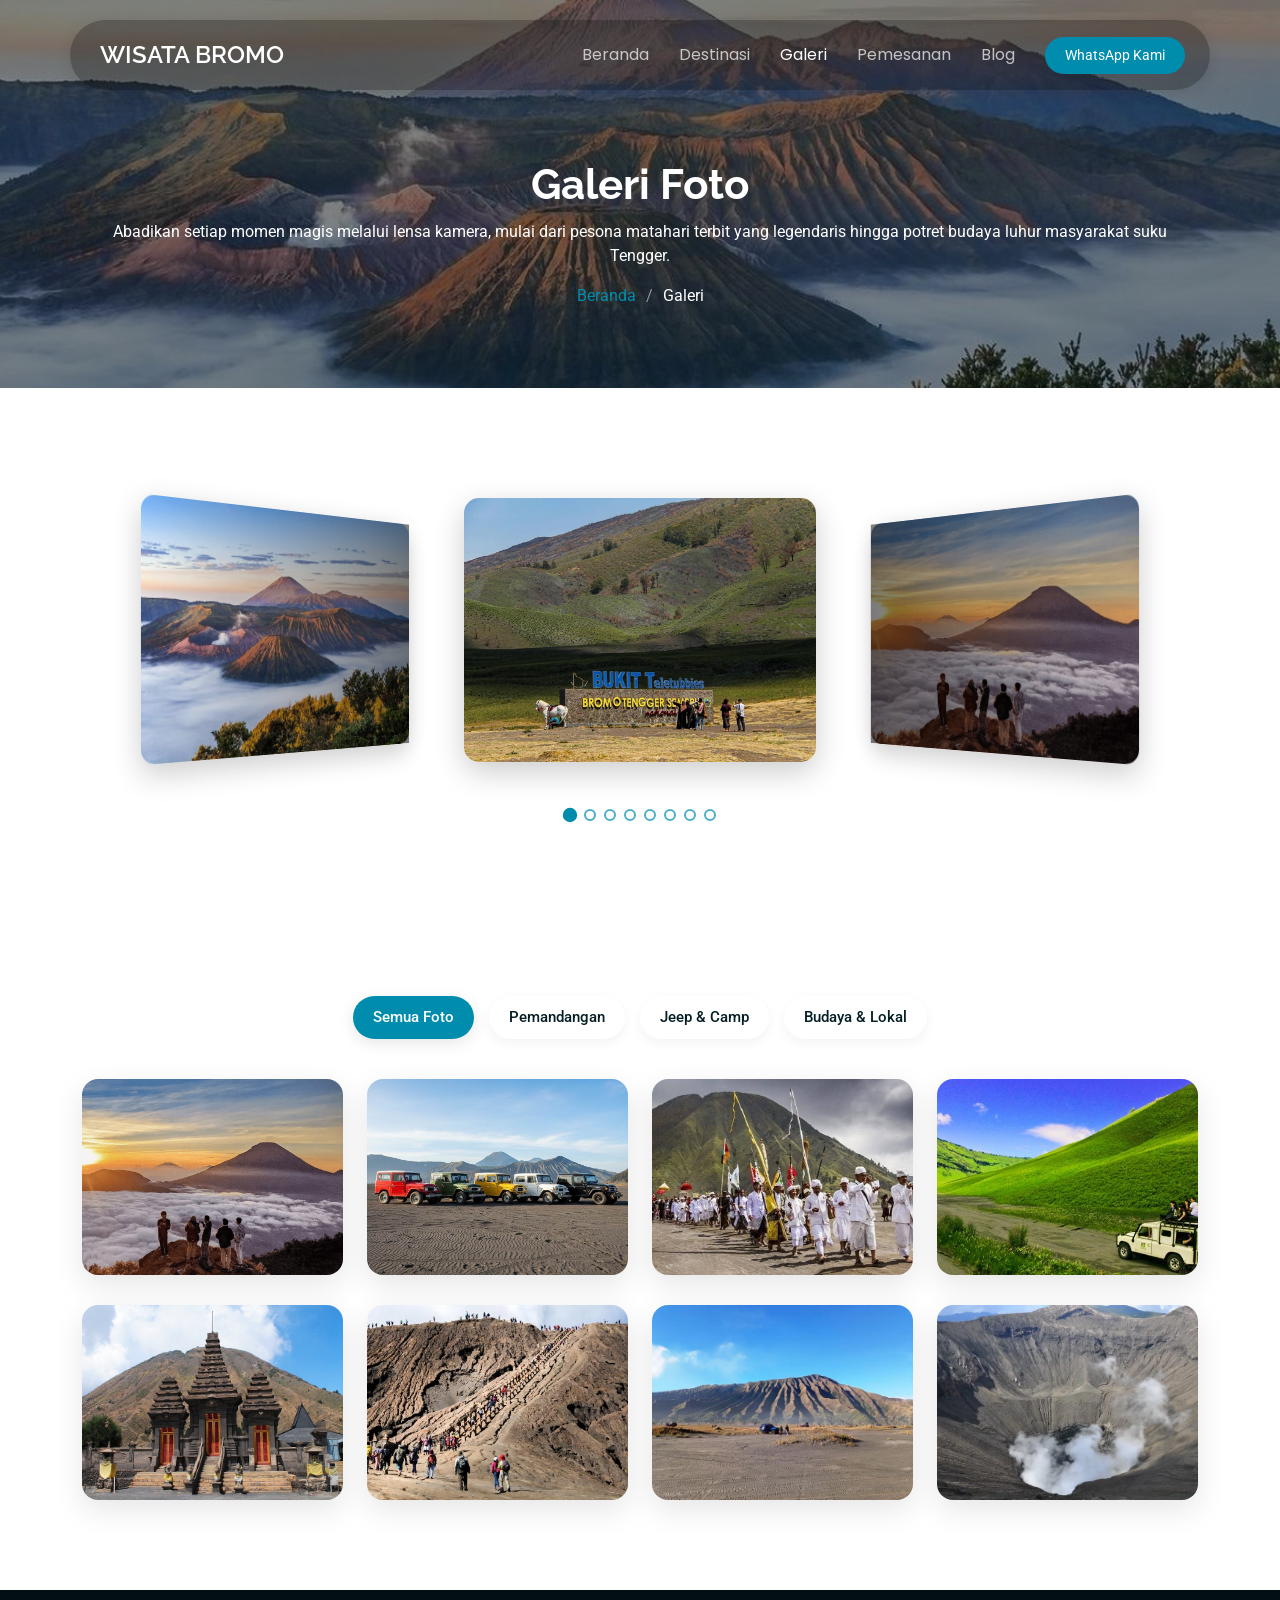
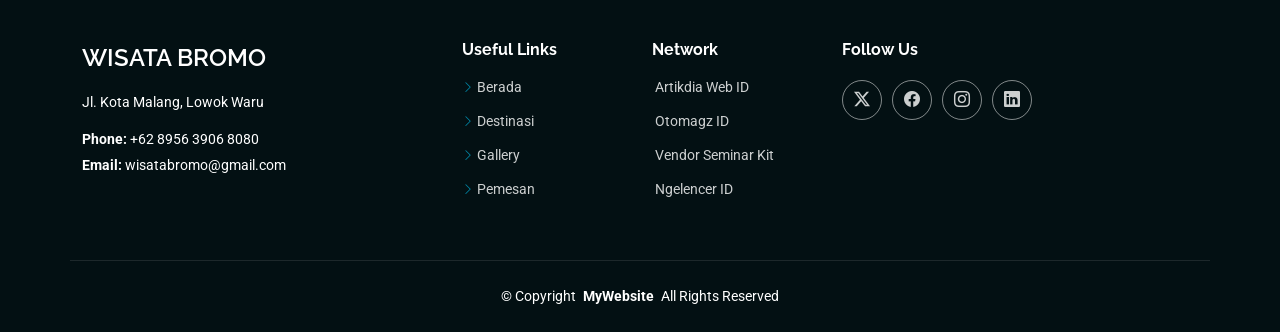
<file: gallery.html>
<!DOCTYPE html>
<html lang="en">

<head>
  <meta charset="utf-8">
  <meta content="width=device-width, initial-scale=1.0" name="viewport">
  <title>Gallery - Tour Bootstrap Template</title>
  <meta name="description" content="">
  <meta name="keywords" content="">

  <!-- Favicons -->
  <link href="assets/img/favicon.png" rel="icon">
  <link href="assets/img/apple-touch-icon.png" rel="apple-touch-icon">

  <!-- Fonts -->
  <link href="https://fonts.googleapis.com" rel="preconnect">
  <link href="https://fonts.gstatic.com" rel="preconnect" crossorigin>
  <link href="https://fonts.googleapis.com/css2?family=Roboto:ital,wght@0,100;0,300;0,400;0,500;0,700;0,900;1,100;1,300;1,400;1,500;1,700;1,900&family=Poppins:ital,wght@0,100;0,200;0,300;0,400;0,500;0,600;0,700;0,800;0,900;1,100;1,200;1,300;1,400;1,500;1,600;1,700;1,800;1,900&family=Raleway:ital,wght@0,100;0,200;0,300;0,400;0,500;0,600;0,700;0,800;0,900;1,100;1,200;1,300;1,400;1,500;1,600;1,700;1,800;1,900&display=swap" rel="stylesheet">

  <!-- Vendor CSS Files -->
  <link href="assets/vendor/bootstrap/css/bootstrap.min.css" rel="stylesheet">
  <link href="assets/vendor/bootstrap-icons/bootstrap-icons.css" rel="stylesheet">
  <link href="assets/vendor/aos/aos.css" rel="stylesheet">
  <link href="assets/vendor/swiper/swiper-bundle.min.css" rel="stylesheet">
  <link href="assets/vendor/glightbox/css/glightbox.min.css" rel="stylesheet">

  <!-- Main CSS File -->
  <link href="assets/css/main.css" rel="stylesheet">

  <!-- =======================================================
  * Template Name: Tour
  * Template URL: https://bootstrapmade.com/tour-bootstrap-travel-website-template/
  * Updated: Jul 01 2025 with Bootstrap v5.3.7
  * Author: BootstrapMade.com
  * License: https://bootstrapmade.com/license/
  ======================================================== -->
</head>

<body class="gallery-page">

  <header id="header" class="header d-flex align-items-center fixed-top">
    <div class="header-container container-fluid container-xl position-relative d-flex align-items-center justify-content-between">
      <a href="index.html" class="logo d-flex align-items-center me-auto">
        <h1 class="sitename">Wisata Bromo</h1>
      </a>
      <nav id="navmenu" class="navmenu">
        <ul>
          <li><a href="index.html">Beranda</a></li>
          <li><a href="destinations.html">Destinasi</a></li>
          <li><a href="gallery.html" class="active">Galeri</a></li>
          <li><a href="form.html">Pemesanan</a></li>
          <li><a href="blog.html">Blog</a></li>

        </ul>
        <i class="mobile-nav-toggle d-xl-none bi bi-list"></i>
      </nav>
      <a class="btn-getstarted" href="https://wa.me/62895639068080">WhatsApp Kami</a>
    </div>
  </header>

  <main class="main">

    <!-- Page Title -->
    <div class="page-title dark-background" data-aos="fade" style="background-image: url(assets/img/gunung.jpeg);">
  <div class="container position-relative">
    <h1>Galeri Foto</h1>
    <p>Abadikan setiap momen magis melalui lensa kamera, mulai dari pesona matahari terbit yang legendaris hingga potret budaya luhur masyarakat suku Tengger.</p>
    <nav class="breadcrumbs">
      <ol>
        <li><a href="index.html">Beranda</a></li>
        <li class="current">Galeri</li>
      </ol>
    </nav>
  </div>
</div><!-- End Page Title -->

    <!-- Gallery Slider Section -->
    <section id="gallery-slider" class="gallery-slider section">

      <div class="container" data-aos="fade-up" data-aos-delay="100">

        <div class="gallery-container">
          <div class="swiper init-swiper">
            <script type="application/json" class="swiper-config">
              {
                "loop": true,
                "speed": 800,
                "autoplay": {
                  "delay": 4000
                },
                "effect": "coverflow",
                "grabCursor": true,
                "centeredSlides": true,
                "slidesPerView": "auto",
                "coverflowEffect": {
                  "rotate": 50,
                  "stretch": 0,
                  "depth": 100,
                  "modifier": 1,
                  "slideShadows": true
                },
                "pagination": {
                  "el": ".swiper-pagination",
                  "type": "bullets",
                  "clickable": true
                },
                "navigation": {
                  "nextEl": ".swiper-button-next",
                  "prevEl": ".swiper-button-prev"
                },
                "breakpoints": {
                  "320": {
                    "slidesPerView": 1,
                    "spaceBetween": 10
                  },
                  "768": {
                    "slidesPerView": 2,
                    "spaceBetween": 20
                  },
                  "1024": {
                    "slidesPerView": 3,
                    "spaceBetween": 30
                  }
                }
              }
            </script>
            <div class="swiper-wrapper">
              <div class="swiper-slide">
                <div class="gallery-item">
                  <div class="gallery-img">
                    <a class="glightbox" data-gallery="images-gallery" href="assets/img/teletabis.webp">
                      <img src="assets/img/teletabis.webp" class="img-fluid" alt="">
                      <div class="gallery-overlay">
                        <i class="bi bi-plus-circle"></i>
                      </div>
                    </a>
                  </div>
                </div>
              </div>
              <div class="swiper-slide">
                <div class="gallery-item">
                  <div class="gallery-img">
                    <a class="glightbox" data-gallery="images-gallery" href="assets/img/golden.webp">
                      <img src="assets/img/golden.webp" class="img-fluid" alt="">
                      <div class="gallery-overlay">
                        <i class="bi bi-plus-circle"></i>
                      </div>
                    </a>
                  </div>
                </div>
              </div>
              <div class="swiper-slide">
                <div class="gallery-item">
                  <div class="gallery-img">
                    <a class="glightbox" data-gallery="images-gallery" href="assets/img/Gunung bromo.webp">
                      <img src="assets/img/Gunung bromo.webp" class="img-fluid" alt="">
                      <div class="gallery-overlay">
                        <i class="bi bi-plus-circle"></i>
                      </div>
                    </a>
                  </div>
                </div>
              </div>
              <div class="swiper-slide">
                <div class="gallery-item">
                  <div class="gallery-img">
                    <a class="glightbox" data-gallery="images-gallery" href="assets/img/LautanPasirBromo.jpg">
                      <img src="assets/img/LautanPasirBromo.jpg" class="img-fluid" alt="">
                      <div class="gallery-overlay">
                        <i class="bi bi-plus-circle"></i>
                      </div>
                    </a>
                  </div>
                </div>
              </div>
              <div class="swiper-slide">
                <div class="gallery-item">
                  <div class="gallery-img">
                    <a class="glightbox" data-gallery="images-gallery" href="assets/img/Penanjakan1.jpg">
                      <img src="assets/img/Penanjakan1.jpg" class="img-fluid" alt="">
                      <div class="gallery-overlay">
                        <i class="bi bi-plus-circle"></i>
                      </div>
                    </a>
                  </div>
                </div>
              </div>
              <div class="swiper-slide">
                <div class="gallery-item">
                  <div class="gallery-img">
                    <a class="glightbox" data-gallery="images-gallery" href="assets/img/Bromo-Sand-Sea.jpg">
                      <img src="assets/img/Bromo-Sand-Sea.jpg" class="img-fluid" alt="">
                      <div class="gallery-overlay">
                        <i class="bi bi-plus-circle"></i>
                      </div>
                    </a>
                  </div>
                </div>
              </div>
              <div class="swiper-slide">
                <div class="gallery-item">
                  <div class="gallery-img">
                    <a class="glightbox" data-gallery="images-gallery" href="assets/img/bukitkingkon.jpg">
                      <img src="assets/img/bukitkingkon.jpg" class="img-fluid" alt="">
                      <div class="gallery-overlay">
                        <i class="bi bi-plus-circle"></i>
                      </div>
                    </a>
                  </div>
                </div>
              </div>
              <div class="swiper-slide">
                <div class="gallery-item">
                  <div class="gallery-img">
                    <a class="glightbox" data-gallery="images-gallery" href="assets/img/gunung.jpeg">
                      <img src="assets/img/gunung.jpeg" class="img-fluid" alt="">
                      <div class="gallery-overlay">
                        <i class="bi bi-plus-circle"></i>
                      </div>
                    </a>
                  </div>
                </div>
              </div>
            </div>
            <div class="swiper-pagination"></div>
            <div class="swiper-button-next"></div>
            <div class="swiper-button-prev"></div>
          </div>
        </div>

      </div>

    </section><!-- /Gallery Slider Section -->

    <!-- Gallery Section -->
    <section id="gallery" class="gallery section">

  <div class="container" data-aos="fade-up" data-aos-delay="100">

    <div class="isotope-layout" data-default-filter="*" data-layout="masonry" data-sort="original-order">
      <ul class="gallery-filters isotope-filters" data-aos="fade-up" data-aos-delay="200">
        <li data-filter="*" class="filter-active">Semua Foto</li>
        <li data-filter=".filter-nature">Pemandangan</li>
        <li data-filter=".filter-architecture">Jeep & Camp</li>
        <li data-filter=".filter-people">Budaya & Lokal</li>
      </ul>

      <div class="row gallery-grid isotope-container" data-aos="fade-up" data-aos-delay="300">

        <div class="col-xl-3 col-md-4 col-sm-6 gallery-item isotope-item filter-nature">
          <div class="gallery-card">
            <div class="gallery-image">
              <img src="assets/img/golden.webp" class="img-fluid" alt="Sunrise Bromo">
            </div>
            <div class="gallery-overlay">
              <h4>Golden Sunrise</h4>
              <p>Momen magis saat fajar menyingsing di ufuk timur Penanjakan.</p>
              <div class="gallery-actions">
                <a href="assets/img/golden.webp" title="Lihat Foto" class="glightbox"><i class="bi bi-eye"></i></a>
              </div>
            </div>
          </div>
        </div><div class="col-xl-3 col-md-4 col-sm-6 gallery-item isotope-item filter-architecture">
          <div class="gallery-card">
            <div class="gallery-image">
              <img src="assets/img/jeep.jpg" class="img-fluid" alt="Jeep 4x4 Bromo">
            </div>
            <div class="gallery-overlay">
              <h4>Armada Jeep 4x4</h4>
              <p>Ikon transportasi tangguh penjelajah lautan pasir Bromo.</p>
              <div class="gallery-actions">
                <a href="assets/img/jeep.jpg" title="Lihat Foto" class="glightbox"><i class="bi bi-eye"></i></a>
              </div>
            </div>
          </div>
        </div><div class="col-xl-3 col-md-4 col-sm-6 gallery-item isotope-item filter-people">
          <div class="gallery-card">
            <div class="gallery-image">
              <img src="assets/img/masyarakat.jpeg" class="img-fluid" alt="Suku Tengger">
            </div>
            <div class="gallery-overlay">
              <h4>Masyarakat Tengger</h4>
              <p>Kehangatan warga lokal dalam balutan kain sarung khas pegunungan.</p>
              <div class="gallery-actions">
                <a href="assets/img/masyarakat.jpeg" title="Lihat Foto" class="glightbox"><i class="bi bi-eye"></i></a>
              </div>
            </div>
          </div>
        </div><div class="col-xl-3 col-md-4 col-sm-6 gallery-item isotope-item filter-nature">
          <div class="gallery-card">
            <div class="gallery-image">
              <img src="assets/img/savana.jpg" class="img-fluid" alt="Savana Bromo">
            </div>
            <div class="gallery-overlay">
              <h4>Savana Hijau</h4>
              <p>Hamparan bukit teletubbies yang asri dan memanjakan mata.</p>
              <div class="gallery-actions">
                <a href="assets/img/savana.jpg" title="Lihat Foto" class="glightbox"><i class="bi bi-eye"></i></a>
              </div>
            </div>
          </div>
        </div><div class="col-xl-3 col-md-4 col-sm-6 gallery-item isotope-item filter-architecture">
          <div class="gallery-card">
            <div class="gallery-image">
              <img src="assets/img/pura.jpg" class="img-fluid" alt="Pura Poten">
            </div>
            <div class="gallery-overlay">
              <h4>Pura Luhur Poten</h4>
              <p>Arsitektur sakral yang berdiri megah di tengah kaldera pasir.</p>
              <div class="gallery-actions">
                <a href="assets/img/pura.jpg" title="Lihat Foto" class="glightbox"><i class="bi bi-eye"></i></a>
              </div>
            </div>
          </div>
        </div><div class="col-xl-3 col-md-4 col-sm-6 gallery-item isotope-item filter-people">
          <div class="gallery-card">
            <div class="gallery-image">
              <img src="assets/img/tangga-gunung-bromo.webp" class="img-fluid" alt="Wisatawan Bromo">
            </div>
            <div class="gallery-overlay">
              <h4>Momen Berkesan</h4>
              <p>Ekspresi kebahagiaan pengunjung saat mencapai puncak kawah.</p>
              <div class="gallery-actions">
                <a href="assets/img/tangga-gunung-bromo.webp" title="Lihat Foto" class="glightbox"><i class="bi bi-eye"></i></a>
              </div>
            </div>
          </div>
        </div><div class="col-xl-3 col-md-4 col-sm-6 gallery-item isotope-item filter-nature">
          <div class="gallery-card">
            <div class="gallery-image">
              <img src="assets/img/Bromo-Sand-Sea.jpg" class="img-fluid" alt="Lautan Pasir">
            </div>
            <div class="gallery-overlay">
              <h4>Pasir Berbisik</h4>
              <p>Keunikan tekstur pasir vulkanik yang luas tak berujung.</p>
              <div class="gallery-actions">
                <a href="assets/img/Bromo-Sand-Sea.jpg" title="Lihat Foto" class="glightbox"><i class="bi bi-eye"></i></a>
              </div>
            </div>
          </div>
        </div><div class="col-xl-3 col-md-4 col-sm-6 gallery-item isotope-item filter-architecture">
          <div class="gallery-card">
            <div class="gallery-image">
              <img src="assets/img/kawahgunungbromo.webp" class="img-fluid" alt="Tangga Kawah">
            </div>
            <div class="gallery-overlay">
              <h4>Tangga Kawah</h4>
              <p>Akses bersejarah menuju puncak kawah aktif Gunung Bromo.</p>
              <div class="gallery-actions">
                <a href="assets/img/kawahgunungbromo.webp" title="Lihat Foto" class="glightbox"><i class="bi bi-eye"></i></a>
              </div>
            </div>
          </div>
        </div></div>
    </div>

  </div>

</section><!-- /Gallery Section -->

  </main>

  <footer id="footer" class="footer position-relative dark-background">

    <div class="container footer-top">
      <div class="row gy-4">
        <div class="col-lg-4 col-md-6 footer-about">
          <a href="index.html" class="d-flex align-items-center">
            <span class="sitename">WISATA BROMO</span>
          </a>
          <div class="footer-contact pt-3">
            <p>Jl. Kota Malang, Lowok Waru</p>
            <p class="mt-3"><strong>Phone:</strong> <span>+62 8956 3906 8080</span></p>
            <p><strong>Email:</strong> <span>wisatabromo@gmail.com</span></p>
          </div>
        </div>

        <div class="col-lg-2 col-md-3 footer-links">
          <h4>Useful Links</h4>
          <ul>
            <li><i class="bi bi-chevron-right"></i> <a href="index.html">Berada</a></li>
            <li><i class="bi bi-chevron-right"></i> <a href="destinations.html">Destinasi</a></li>
            <li><i class="bi bi-chevron-right"></i> <a href="gallery.html">Gallery</a></li>
            <li><i class="bi bi-chevron-right"></i> <a href="form.html">Pemesan</a></li>
          </ul>
        </div>

        <div class="col-lg-2 col-md-3 footer-links">
          <h4>Network</h4>
          <ul>
            <li><i class="https://www.artikdia.web.id/" target="_blank"></i> <a href="#">Artikdia Web ID</a></li>
            <li><i class="https://www.otomagz.id/" target="_blank"></i> <a href="#">Otomagz ID</a></li>
            <li><i class="https://www.seminarkit.id/" target="_blank"></i> <a href="#">Vendor Seminar Kit</a></li>
            <li><i class="https://www.nglencer.id/" target="_blank"></i> <a href="#">Ngelencer ID</a></li>
          </ul>
        </div>

        <div class="col-lg-4 col-md-12">
          <h4>Follow Us</h4>
            <div class="social-links d-flex">
            <a href="https://wa.me/62895639068080"target="_blank"><i class="bi bi-twitter-x"></i></a>
            <a href="https://wa.me/62895639068080"target="_blank"><i class="bi bi-facebook"></i></a>
            <a href="https://wa.me/62895639068080"target="_blank"><i class="bi bi-instagram"></i></a>
            <a href="https://wa.me/62895639068080"target="_blank"><i class="bi bi-linkedin"></i></a>
          </div>
        </div>

      </div>
    </div>

    <div class="container copyright text-center mt-4">
      <p>© <span>Copyright</span> <strong class="px-1 sitename">MyWebsite</strong> <span>All Rights Reserved</span></p>
    </div>

  </footer>

  <!-- Scroll Top -->
  <a href="#" id="scroll-top" class="scroll-top d-flex align-items-center justify-content-center"><i class="bi bi-arrow-up-short"></i></a>

  <!-- Preloader -->
  <div id="preloader"></div>

  <!-- Vendor JS Files -->
  <script src="assets/vendor/bootstrap/js/bootstrap.bundle.min.js"></script>
  <script src="assets/vendor/php-email-form/validate.js"></script>
  <script src="assets/vendor/aos/aos.js"></script>
  <script src="assets/vendor/purecounter/purecounter_vanilla.js"></script>
  <script src="assets/vendor/swiper/swiper-bundle.min.js"></script>
  <script src="assets/vendor/isotope-layout/isotope.pkgd.min.js"></script>
  <script src="assets/vendor/imagesloaded/imagesloaded.pkgd.min.js"></script>
  <script src="assets/vendor/glightbox/js/glightbox.min.js"></script>

  <!-- Main JS File -->
  <script src="assets/js/main.js"></script>

</body>

</html>
</file>
<file: assets/css/main.css>
/**
* Template Name: Tour
* Template URL: https://bootstrapmade.com/tour-bootstrap-travel-website-template/
* Updated: Jul 01 2025 with Bootstrap v5.3.7
* Author: BootstrapMade.com
* License: https://bootstrapmade.com/license/
*/

@charset "UTF-8";

/*--------------------------------------------------------------
# Font & Color Variables
# Help: https://bootstrapmade.com/color-system/
--------------------------------------------------------------*/
/* Fonts */
:root {
  --default-font: "Roboto",  system-ui, -apple-system, "Segoe UI", Roboto, "Helvetica Neue", Arial, "Noto Sans", "Liberation Sans", sans-serif, "Apple Color Emoji", "Segoe UI Emoji", "Segoe UI Symbol", "Noto Color Emoji";
  --heading-font: "Raleway",  sans-serif;
  --nav-font: "Poppins",  sans-serif;
}

/* Global Colors - The following color variables are used throughout the website. Updating them here will change the color scheme of the entire website */
:root { 
  --background-color: #ffffff; /* Background color for the entire website, including individual sections */
  --default-color: #051e23; /* Default color used for the majority of the text content across the entire website */
  --heading-color: #1c4b56; /* Color for headings, subheadings and title throughout the website */
  --accent-color: #008cad; /* Accent color that represents your brand on the website. It's used for buttons, links, and other elements that need to stand out */
  --surface-color: #ffffff; /* The surface color is used as a background of boxed elements within sections, such as cards, icon boxes, or other elements that require a visual separation from the global background. */
  --contrast-color: #ffffff; /* Contrast color for text, ensuring readability against backgrounds of accent, heading, or default colors. */
}

/* Nav Menu Colors - The following color variables are used specifically for the navigation menu. They are separate from the global colors to allow for more customization options */
:root {
  --nav-color: rgba(255, 255, 255, 0.7);  /* The default color of the main navmenu links */
  --nav-hover-color: #ffffff; /* Applied to main navmenu links when they are hovered over or active */
  --nav-mobile-background-color: #ffffff; /* Used as the background color for mobile navigation menu */
  --nav-dropdown-background-color: #ffffff; /* Used as the background color for dropdown items that appear when hovering over primary navigation items */
  --nav-dropdown-color: #051e23; /* Used for navigation links of the dropdown items in the navigation menu. */
  --nav-dropdown-hover-color: #008cad; /* Similar to --nav-hover-color, this color is applied to dropdown navigation links when they are hovered over. */
}

/* Color Presets - These classes override global colors when applied to any section or element, providing reuse of the sam color scheme. */

.light-background {
  --background-color: #f2f8f9;
  --surface-color: #ffffff;
}

.dark-background {
  --background-color: #031013;
  --default-color: #ffffff;
  --heading-color: #ffffff;
  --surface-color: #252525;
  --contrast-color: #ffffff;
}

/* Smooth scroll */
:root {
  scroll-behavior: smooth;
}

/*--------------------------------------------------------------
# General Styling & Shared Classes
--------------------------------------------------------------*/
body {
  color: var(--default-color);
  background-color: var(--background-color);
  font-family: var(--default-font);
}

a {
  color: var(--accent-color);
  text-decoration: none;
  transition: 0.3s;
}

a:hover {
  color: color-mix(in srgb, var(--accent-color), transparent 25%);
  text-decoration: none;
}

h1,
h2,
h3,
h4,
h5,
h6 {
  color: var(--heading-color);
  font-family: var(--heading-font);
}

/* PHP Email Form Messages
------------------------------*/
.php-email-form .error-message {
  display: none;
  background: #df1529;
  color: #ffffff;
  text-align: left;
  padding: 15px;
  margin-bottom: 24px;
  font-weight: 600;
}

.php-email-form .sent-message {
  display: none;
  color: #ffffff;
  background: #059652;
  text-align: center;
  padding: 15px;
  margin-bottom: 24px;
  font-weight: 600;
}

.php-email-form .loading {
  display: none;
  background: var(--surface-color);
  text-align: center;
  padding: 15px;
  margin-bottom: 24px;
}

.php-email-form .loading:before {
  content: "";
  display: inline-block;
  border-radius: 50%;
  width: 24px;
  height: 24px;
  margin: 0 10px -6px 0;
  border: 3px solid var(--accent-color);
  border-top-color: var(--surface-color);
  animation: php-email-form-loading 1s linear infinite;
}

@keyframes php-email-form-loading {
  0% {
    transform: rotate(0deg);
  }

  100% {
    transform: rotate(360deg);
  }
}

/*--------------------------------------------------------------
# Global Header
--------------------------------------------------------------*/
.header {
  --background-color: rgba(0, 0, 0, 0);
  --default-color: #ffffff;
  --heading-color: #ffffff;
  --surface-color: rgba(0, 0, 0, 0.26);
  color: var(--default-color);
  background-color: var(--background-color);
  padding: 20px 0;
  transition: all 0.5s;
  z-index: 997;
}

.header .header-container {
  background: var(--surface-color);
  border-radius: 50px;
  padding: 5px 25px;
  box-shadow: 0px 2px 15px rgba(0, 0, 0, 0.1);
}

.header .logo {
  line-height: 1;
}

.header .logo img {
  max-height: 36px;
  margin-right: 8px;
}

.header .logo h1 {
  font-size: 24px;
  margin: 0;
  font-weight: 600;
  padding-left: 5px;
  text-transform: uppercase;
  color: var(--heading-color);
}

.header .btn-getstarted,
.header .btn-getstarted:focus {
  color: var(--contrast-color);
  background: var(--accent-color);
  font-size: 14px;
  padding: 8px 20px;
  margin: 0 0 0 30px;
  border-radius: 50px;
  transition: 0.3s;
}

.header .btn-getstarted:hover,
.header .btn-getstarted:focus:hover {
  color: var(--contrast-color);
  background: color-mix(in srgb, var(--accent-color), transparent 15%);
}

@media (max-width: 1200px) {
  .header {
    padding-top: 10px;
  }

  .header .header-container {
    margin-left: 10px;
    margin-right: 10px;
    padding: 10px 5px 10px 15px;
  }

  .header .logo {
    order: 1;
  }

  .header .btn-getstarted {
    order: 2;
    margin: 0 10px 0 0;
    padding: 6px 15px;
  }

  .header .navmenu {
    order: 3;
  }
}

/* Global Header on Scroll
------------------------------*/
.scrolled .header {
  --surface-color: rgba(0, 0, 0, 0.7);
}

/*--------------------------------------------------------------
# Navigation Menu
--------------------------------------------------------------*/
/* Navmenu - Desktop */
@media (min-width: 1200px) {
  .navmenu {
    padding: 0;
  }

  .navmenu ul {
    margin: 0;
    padding: 0;
    display: flex;
    list-style: none;
    align-items: center;
  }

  .navmenu li {
    position: relative;
  }

  .navmenu a,
  .navmenu a:focus {
    color: var(--nav-color);
    padding: 18px 15px;
    font-size: 16px;
    font-family: var(--nav-font);
    font-weight: 400;
    display: flex;
    align-items: center;
    justify-content: space-between;
    white-space: nowrap;
    transition: 0.3s;
  }

  .navmenu a i,
  .navmenu a:focus i {
    font-size: 12px;
    line-height: 0;
    margin-left: 5px;
    transition: 0.3s;
  }

  .navmenu li:last-child a {
    padding-right: 0;
  }

  .navmenu li:hover>a,
  .navmenu .active,
  .navmenu .active:focus {
    color: var(--nav-hover-color);
  }

  .navmenu .dropdown ul {
    margin: 0;
    padding: 10px 0;
    background: var(--nav-dropdown-background-color);
    display: block;
    position: absolute;
    visibility: hidden;
    left: 14px;
    top: 130%;
    opacity: 0;
    transition: 0.3s;
    border-radius: 4px;
    z-index: 99;
    box-shadow: 0px 0px 30px rgba(0, 0, 0, 0.1);
  }

  .navmenu .dropdown ul li {
    min-width: 200px;
  }

  .navmenu .dropdown ul a {
    padding: 10px 20px;
    font-size: 15px;
    text-transform: none;
    color: var(--nav-dropdown-color);
  }

  .navmenu .dropdown ul a i {
    font-size: 12px;
  }

  .navmenu .dropdown ul a:hover,
  .navmenu .dropdown ul .active:hover,
  .navmenu .dropdown ul li:hover>a {
    color: var(--nav-dropdown-hover-color);
  }

  .navmenu .dropdown:hover>ul {
    opacity: 1;
    top: 100%;
    visibility: visible;
  }

  .navmenu .dropdown .dropdown ul {
    top: 0;
    left: -90%;
    visibility: hidden;
  }

  .navmenu .dropdown .dropdown:hover>ul {
    opacity: 1;
    top: 0;
    left: -100%;
    visibility: visible;
  }
}

/* Navmenu - Mobile */
@media (max-width: 1199px) {
  .mobile-nav-toggle {
    color: var(--nav-color);
    font-size: 28px;
    line-height: 0;
    margin-right: 10px;
    cursor: pointer;
    transition: color 0.3s;
  }

  .navmenu {
    padding: 0;
    z-index: 9997;
  }

  .navmenu ul {
    display: none;
    list-style: none;
    position: absolute;
    inset: 60px 20px 20px 20px;
    padding: 10px 0;
    margin: 0;
    border-radius: 6px;
    background-color: var(--nav-mobile-background-color);
    overflow-y: auto;
    transition: 0.3s;
    z-index: 9998;
    box-shadow: 0px 0px 30px rgba(0, 0, 0, 0.1);
  }

  .navmenu a,
  .navmenu a:focus {
    color: var(--nav-dropdown-color);
    padding: 10px 20px;
    font-family: var(--nav-font);
    font-size: 17px;
    font-weight: 500;
    display: flex;
    align-items: center;
    justify-content: space-between;
    white-space: nowrap;
    transition: 0.3s;
  }

  .navmenu a i,
  .navmenu a:focus i {
    font-size: 12px;
    line-height: 0;
    margin-left: 5px;
    width: 30px;
    height: 30px;
    display: flex;
    align-items: center;
    justify-content: center;
    border-radius: 50%;
    transition: 0.3s;
    background-color: color-mix(in srgb, var(--accent-color), transparent 90%);
  }

  .navmenu a i:hover,
  .navmenu a:focus i:hover {
    background-color: var(--accent-color);
    color: var(--contrast-color);
  }

  .navmenu a:hover,
  .navmenu .active,
  .navmenu .active:focus {
    color: var(--nav-dropdown-hover-color);
  }

  .navmenu .active i,
  .navmenu .active:focus i {
    background-color: var(--accent-color);
    color: var(--contrast-color);
    transform: rotate(180deg);
  }

  .navmenu .dropdown ul {
    position: static;
    display: none;
    z-index: 99;
    padding: 10px 0;
    margin: 10px 20px;
    background-color: var(--nav-dropdown-background-color);
    border: 1px solid color-mix(in srgb, var(--default-color), transparent 90%);
    box-shadow: none;
    transition: all 0.5s ease-in-out;
  }

  .navmenu .dropdown ul ul {
    background-color: rgba(33, 37, 41, 0.1);
  }

  .navmenu .dropdown>.dropdown-active {
    display: block;
    background-color: rgba(33, 37, 41, 0.03);
  }

  .mobile-nav-active {
    overflow: hidden;
  }

  .mobile-nav-active .mobile-nav-toggle {
    color: #fff;
    position: absolute;
    font-size: 32px;
    top: 15px;
    right: 15px;
    margin-right: 0;
    z-index: 9999;
  }

  .mobile-nav-active .navmenu {
    position: fixed;
    overflow: hidden;
    inset: 0;
    background: rgba(33, 37, 41, 0.8);
    transition: 0.3s;
  }

  .mobile-nav-active .navmenu>ul {
    display: block;
  }
}

/*--------------------------------------------------------------
# Global Footer
--------------------------------------------------------------*/
.footer {
  color: var(--default-color);
  background-color: var(--background-color);
  font-size: 14px;
  position: relative;
}

.footer .footer-newsletter {
  background-color: color-mix(in srgb, var(--default-color), transparent 97%);
  padding: 50px 0;
}

.footer .footer-newsletter h4 {
  font-size: 24px;
}

.footer .footer-newsletter .newsletter-form {
  margin-top: 30px;
  margin-bottom: 15px;
  padding: 6px 8px;
  position: relative;
  border-radius: 4px;
  background-color: var(--surface-color);
  border: 1px solid color-mix(in srgb, var(--default-color), transparent 90%);
  box-shadow: 0px 2px 25px rgba(0, 0, 0, 0.1);
  display: flex;
  transition: 0.3s;
  border-radius: 50px;
}

.footer .footer-newsletter .newsletter-form:focus-within {
  border-color: var(--accent-color);
}

.footer .footer-newsletter .newsletter-form input[type=email] {
  border: 0;
  padding: 4px;
  width: 100%;
  background-color: var(--surface-color);
  color: var(--default-color);
}

.footer .footer-newsletter .newsletter-form input[type=email]:focus-visible {
  outline: none;
}

.footer .footer-newsletter .newsletter-form input[type=submit] {
  border: 0;
  font-size: 16px;
  padding: 0 20px;
  margin: -7px -8px -7px 0;
  background: var(--accent-color);
  color: var(--contrast-color);
  transition: 0.3s;
  border-radius: 50px;
}

.footer .footer-newsletter .newsletter-form input[type=submit]:hover {
  background: color-mix(in srgb, var(--accent-color), transparent 20%);
}

.footer .footer-top {
  padding-top: 50px;
}

.footer .social-links a {
  display: flex;
  align-items: center;
  justify-content: center;
  width: 40px;
  height: 40px;
  border-radius: 50%;
  border: 1px solid color-mix(in srgb, var(--default-color), transparent 50%);
  font-size: 16px;
  color: color-mix(in srgb, var(--default-color), transparent 20%);
  margin-right: 10px;
  transition: 0.3s;
}

.footer .social-links a:hover {
  color: var(--accent-color);
  border-color: var(--accent-color);
}

.footer h4 {
  font-size: 16px;
  font-weight: bold;
  position: relative;
  padding-bottom: 12px;
}

.footer .footer-links {
  margin-bottom: 30px;
}

.footer .footer-links ul {
  list-style: none;
  padding: 0;
  margin: 0;
}

.footer .footer-links ul i {
  margin-right: 3px;
  font-size: 12px;
  line-height: 0;
  color: var(--accent-color);
}

.footer .footer-links ul li {
  padding: 10px 0;
  display: flex;
  align-items: center;
}

.footer .footer-links ul li:first-child {
  padding-top: 0;
}

.footer .footer-links ul a {
  display: inline-block;
  color: color-mix(in srgb, var(--default-color), transparent 20%);
  line-height: 1;
}

.footer .footer-links ul a:hover {
  color: var(--accent-color);
}

.footer .footer-about a {
  color: var(--heading-color);
  font-size: 24px;
  font-weight: 600;
  font-family: var(--heading-font);
}

.footer .footer-contact p {
  margin-bottom: 5px;
}

.footer .copyright {
  padding: 25px 0;
  border-top: 1px solid color-mix(in srgb, var(--default-color), transparent 90%);
}

.footer .copyright p {
  margin-bottom: 0;
}

.footer .credits {
  margin-top: 6px;
  font-size: 13px;
}

/*--------------------------------------------------------------
# Preloader
--------------------------------------------------------------*/
#preloader {
  position: fixed;
  inset: 0;
  z-index: 9999;
  overflow: hidden;
  background-color: var(--background-color);
  transition: all 0.6s ease-out;
}

#preloader:before {
  content: "";
  position: fixed;
  top: calc(50% - 30px);
  left: calc(50% - 30px);
  border: 6px solid var(--accent-color);
  border-top-color: color-mix(in srgb, var(--accent-color), transparent 90%);
  border-radius: 50%;
  width: 60px;
  height: 60px;
  animation: animate-preloader 1s linear infinite;
}

@keyframes animate-preloader {
  0% {
    transform: rotate(0deg);
  }

  100% {
    transform: rotate(360deg);
  }
}

/*--------------------------------------------------------------
# Scroll Top Button
--------------------------------------------------------------*/
.scroll-top {
  position: fixed;
  visibility: hidden;
  opacity: 0;
  right: 15px;
  bottom: -15px;
  z-index: 99999;
  background-color: var(--accent-color);
  width: 44px;
  height: 44px;
  border-radius: 50px;
  transition: all 0.4s;
}

.scroll-top i {
  font-size: 24px;
  color: var(--contrast-color);
  line-height: 0;
}

.scroll-top:hover {
  background-color: color-mix(in srgb, var(--accent-color), transparent 20%);
  color: var(--contrast-color);
}

.scroll-top.active {
  visibility: visible;
  opacity: 1;
  bottom: 15px;
}

/*--------------------------------------------------------------
# Disable aos animation delay on mobile devices
--------------------------------------------------------------*/
@media screen and (max-width: 768px) {
  [data-aos-delay] {
    transition-delay: 0 !important;
  }
}

/*--------------------------------------------------------------
# Global Page Titles & Breadcrumbs
--------------------------------------------------------------*/
.page-title {
  color: var(--default-color);
  background-color: var(--background-color);
  background-size: cover;
  background-position: center;
  background-repeat: no-repeat;
  padding: 160px 0 80px 0;
  text-align: center;
  position: relative;
}

.page-title:before {
  content: "";
  background-color: color-mix(in srgb, var(--background-color), transparent 50%);
  position: absolute;
  inset: 0;
}

.page-title h1 {
  font-size: 42px;
  font-weight: 700;
  margin-bottom: 10px;
}

.page-title .breadcrumbs ol {
  display: flex;
  flex-wrap: wrap;
  list-style: none;
  justify-content: center;
  padding: 0;
  margin: 0;
  font-size: 16px;
  font-weight: 400;
}

.page-title .breadcrumbs ol li+li {
  padding-left: 10px;
}

.page-title .breadcrumbs ol li+li::before {
  content: "/";
  display: inline-block;
  padding-right: 10px;
  color: color-mix(in srgb, var(--default-color), transparent 50%);
}

/*--------------------------------------------------------------
# Global Sections
--------------------------------------------------------------*/
section,
.section {
  color: var(--default-color);
  background-color: var(--background-color);
  padding: 60px 0;
  scroll-margin-top: 90px;
  overflow: clip;
}

@media (max-width: 1199px) {

  section,
  .section {
    scroll-margin-top: 66px;
  }
}

/*--------------------------------------------------------------
# Global Section Titles
--------------------------------------------------------------*/
.section-title {
  text-align: center;
  padding-bottom: 60px;
  position: relative;
}

.section-title h2 {
  font-size: 13px;
  letter-spacing: 1px;
  font-weight: 700;
  padding: 8px 20px;
  margin: 0;
  background: color-mix(in srgb, var(--accent-color), transparent 90%);
  color: var(--accent-color);
  display: inline-block;
  text-transform: uppercase;
  border-radius: 50px;
  font-family: var(--default-font);
}

.section-title div {
  color: var(--heading-color);
  margin: 10px 0 0 0;
  font-size: 32px;
  font-weight: 700;
  font-family: var(--heading-font);
}

.section-title div .description-title {
  color: var(--accent-color);
}

/*--------------------------------------------------------------
# Travel Hero Section - Elegant Version (Fixed Mobile Spacing)
--------------------------------------------------------------*/
.travel-hero {
  position: relative;
  overflow: hidden;
  min-height: 100vh;
  display: flex;
  align-items: center;
  padding: 100px 0 60px 0; /* Memberi ruang aman untuk navbar secara default */
}

.travel-hero .hero-background {
  position: absolute;
  top: 0;
  left: 0;
  width: 100%;
  height: 100%;
  z-index: 0;
}

.travel-hero .hero-background video {
  width: 100%;
  height: 100%;
  object-fit: cover;
}

.travel-hero .hero-overlay {
  position: absolute;
  top: 0;
  left: 0;
  width: 100%;
  height: 100%;
  background: linear-gradient(to bottom, 
    rgba(0, 0, 0, 0.4) 0%, 
    rgba(0, 0, 0, 0.5) 50%, 
    rgba(0, 0, 0, 0.8) 100%);
  z-index: 1;
}

.travel-hero .container {
  z-index: 2;
  position: relative;
}

.travel-hero .hero-text {
  max-width: 850px;
  margin: 0 auto;
  text-align: center;
}

.travel-hero .hero-text .hero-title {
  color: #ffffff;
  font-size: 4.5rem;
  font-weight: 800;
  margin-bottom: 1.5rem;
  line-height: 1.1;
  text-shadow: 0 4px 15px rgba(0, 0, 0, 0.4);
}

.travel-hero .hero-text .hero-subtitle {
  color: rgba(255, 255, 255, 0.9);
  font-size: 1.25rem;
  margin-bottom: 2.5rem;
  line-height: 1.7;
  max-width: 750px;
  margin-left: auto;
  margin-right: auto;
}

.travel-hero .hero-buttons {
  display: flex;
  gap: 15px;
  justify-content: center;
}

.travel-hero .hero-text .hero-buttons .btn {
  padding: 14px 35px;
  font-weight: 600;
  text-transform: uppercase;
  letter-spacing: 1px;
  border-radius: 50px;
  transition: all 0.4s ease;
  font-size: 0.85rem;
}

.travel-hero .hero-text .hero-buttons .btn.btn-primary {
  background-color: var(--accent-color);
  border: 2px solid var(--accent-color);
  color: #ffffff;
}

.travel-hero .hero-text .hero-buttons .btn.btn-primary:hover {
  background-color: transparent;
  color: #ffffff;
  transform: translateY(-3px);
}

.travel-hero .hero-text .hero-buttons .btn.btn-outline {
  background-color: rgba(255, 255, 255, 0.1);
  border: 2px solid #ffffff;
  color: #ffffff;
  backdrop-filter: blur(5px);
}

.travel-hero .hero-text .hero-buttons .btn.btn-outline:hover {
  background-color: #ffffff;
  color: #000000;
  transform: translateY(-3px);
}

/* Penyesuaian Tablet */
@media (max-width: 992px) {
  .travel-hero .hero-text .hero-title {
    font-size: 3.2rem;
  }
}

/* Penyesuaian Mobile (Solusi Nabrak Navbar) */
@media (max-width: 768px) {
  .travel-hero {
    min-height: 100vh;
    /* Tambahkan padding top ekstra untuk menghindari navbar yang melayang (fixed/sticky) */
    padding-top: 140px; 
    padding-bottom: 80px;
    display: flex;
    align-items: flex-start; /* Mengubah dari center ke start agar tidak terpotong di layar pendek */
  }
  
  .travel-hero .hero-text .hero-title {
    font-size: 2.2rem;
    margin-bottom: 1rem;
  }

  .travel-hero .hero-text .hero-subtitle {
    font-size: 1rem;
    margin-bottom: 2rem;
    padding: 0 10px;
  }

  .travel-hero .hero-buttons {
    flex-direction: column;
    align-items: center;
    gap: 12px;
  }

  .travel-hero .hero-text .hero-buttons .btn {
    width: 100%;
    max-width: 280px;
  }
}

/*--------------------------------------------------------------
# Why Us Section
--------------------------------------------------------------*/
.why-us .content h3 {
  font-size: 2.2rem;
  font-weight: 700;
  margin-bottom: 1.5rem;
  line-height: 1.3;
}

.why-us .content p {
  font-size: 1.1rem;
  line-height: 1.8;
  margin-bottom: 1.5rem;
  color: color-mix(in srgb, var(--default-color), transparent 20%);
}

.why-us .stats-row {
  display: flex;
  gap: 2rem;
  margin-top: 2rem;
}

@media (max-width: 576px) {
  .why-us .stats-row {
    flex-direction: column;
    gap: 1rem;
  }
}

.why-us .stat-item span {
  font-size: 2.5rem;
  font-weight: 700;
  color: var(--accent-color);
  font-family: var(--heading-font);
}

.why-us .stat-item .stat-label {
  font-size: 0.9rem;
  color: color-mix(in srgb, var(--default-color), transparent 30%);
  margin-top: 0.25rem;
}

.why-us .about-image {
  position: relative;
}

.why-us .about-image .experience-badge {
  position: absolute;
  bottom: 20px;
  left: 20px;
  background: var(--accent-color);
  color: var(--contrast-color);
  padding: 1.5rem;
  border-radius: 15px;
  text-align: center;
  box-shadow: 0 10px 30px rgba(0, 0, 0, 0.1);
}

.why-us .about-image .experience-badge .experience-number {
  font-size: 1.8rem;
  font-weight: 700;
  line-height: 1;
}

.why-us .about-image .experience-badge .experience-text {
  font-size: 0.9rem;
  margin-top: 0.5rem;
  opacity: 0.9;
}

@media (max-width: 768px) {
  .why-us .about-image {
    margin-top: 3rem;
  }

  .why-us .about-image .experience-badge {
    bottom: 15px;
    left: 15px;
    padding: 1rem;
  }

  .why-us .about-image .experience-badge .experience-number {
    font-size: 1.5rem;
  }

  .why-us .about-image .experience-badge .experience-text {
    font-size: 0.8rem;
  }
}

.why-us .why-choose-section {
  margin-top: 5rem;
}

.why-us .why-choose-section h3 {
  font-size: 2.2rem;
  font-weight: 700;
  margin-bottom: 1rem;
  line-height: 1.3;
}

.why-us .why-choose-section>.row>.col-lg-8>p {
  font-size: 1.1rem;
  line-height: 1.8;
  color: color-mix(in srgb, var(--default-color), transparent 20%);
}

@media (max-width: 768px) {
  .why-us .why-choose-section {
    margin-top: 3rem;
  }

  .why-us .why-choose-section h3 {
    font-size: 1.8rem;
  }
}

.why-us .feature-card {
  background: var(--surface-color);
  padding: 2.5rem 1.5rem;
  border-radius: 15px;
  text-align: center;
  height: 100%;
  transition: all 0.3s ease;
  border: 1px solid color-mix(in srgb, var(--default-color), transparent 90%);
}

.why-us .feature-card:hover {
  transform: translateY(-10px);
  box-shadow: 0 20px 40px rgba(0, 0, 0, 0.1);
}

.why-us .feature-card:hover .feature-icon {
  background: var(--accent-color);
  color: var(--contrast-color);
}

.why-us .feature-icon {
  width: 80px;
  height: 80px;
  background: color-mix(in srgb, var(--accent-color), transparent 85%);
  color: var(--accent-color);
  border-radius: 50%;
  display: flex;
  align-items: center;
  justify-content: center;
  margin: 0 auto 1.5rem;
  font-size: 2rem;
  transition: all 0.3s ease;
}

.why-us .feature-card h4 {
  font-size: 1.3rem;
  font-weight: 600;
  margin-bottom: 1rem;
}

.why-us .feature-card p {
  font-size: 1rem;
  line-height: 1.6;
  color: color-mix(in srgb, var(--default-color), transparent 25%);
  margin-bottom: 0;
}

@media (max-width: 768px) {
  .why-us .feature-card {
    padding: 2rem 1rem;
  }

  .why-us .feature-icon {
    width: 60px;
    height: 60px;
    font-size: 1.5rem;
    margin-bottom: 1rem;
  }

  .why-us .feature-card h4 {
    font-size: 1.2rem;
  }
}

/*--------------------------------------------------------------
# Featured Destinations Section
--------------------------------------------------------------*/
.featured-destinations .featured-destination {
  height: 600px;
  border-radius: 20px;
  overflow: hidden;
  position: relative;
  box-shadow: 0 10px 40px rgba(0, 0, 0, 0.1);
  transition: all 0.4s ease;
}

.featured-destinations .featured-destination:hover {
  transform: translateY(-8px);
  box-shadow: 0 20px 60px rgba(0, 0, 0, 0.15);
}

.featured-destinations .featured-destination .destination-overlay {
  position: relative;
  height: 100%;
  width: 100%;
}

.featured-destinations .featured-destination .destination-overlay img {
  width: 100%;
  height: 100%;
  object-fit: cover;
  transition: transform 0.4s ease;
}

.featured-destinations .featured-destination .destination-overlay:hover img {
  transform: scale(1.08);
}

.featured-destinations .featured-destination .destination-overlay::before {
  content: "";
  position: absolute;
  top: 0;
  left: 0;
  right: 0;
  bottom: 0;
  background: linear-gradient(to bottom, rgba(0, 0, 0, 0.1) 0%, rgba(0, 0, 0, 0.3) 50%, rgba(0, 0, 0, 0.7) 100%);
  z-index: 1;
}

.featured-destinations .featured-destination .destination-info {
  position: absolute;
  bottom: 0;
  left: 0;
  right: 0;
  padding: 40px;
  z-index: 2;
  color: white;
}

.featured-destinations .featured-destination .destination-info .destination-tag {
  display: inline-block;
  background: var(--accent-color);
  color: var(--contrast-color);
  padding: 8px 16px;
  border-radius: 25px;
  font-size: 12px;
  font-weight: 700;
  text-transform: uppercase;
  letter-spacing: 1px;
  margin-bottom: 15px;
}

.featured-destinations .featured-destination .destination-info h3 {
  font-size: 32px;
  font-weight: 800;
  color: white;
  margin-bottom: 8px;
  line-height: 1.2;
}

.featured-destinations .featured-destination .destination-info .location {
  font-size: 16px;
  margin-bottom: 15px;
  opacity: 0.9;
  display: flex;
  align-items: center;
  gap: 8px;
}

.featured-destinations .featured-destination .destination-info .location i {
  color: var(--accent-color);
  font-size: 18px;
}

.featured-destinations .featured-destination .destination-info .description {
  font-size: 15px;
  line-height: 1.6;
  margin-bottom: 20px;
  opacity: 0.8;
}

.featured-destinations .featured-destination .destination-info .destination-meta {
  display: flex;
  gap: 25px;
  margin-bottom: 20px;
  font-size: 14px;
}

.featured-destinations .featured-destination .destination-info .destination-meta .tours-count,
.featured-destinations .featured-destination .destination-info .destination-meta .rating {
  display: flex;
  align-items: center;
  gap: 6px;
}

.featured-destinations .featured-destination .destination-info .destination-meta .tours-count i,
.featured-destinations .featured-destination .destination-info .destination-meta .rating i {
  color: var(--accent-color);
}

.featured-destinations .featured-destination .destination-info .price-info {
  margin-bottom: 25px;
}

.featured-destinations .featured-destination .destination-info .price-info .starting-from {
  display: block;
  font-size: 13px;
  opacity: 0.7;
  text-transform: uppercase;
  letter-spacing: 0.5px;
  margin-bottom: 4px;
}

.featured-destinations .featured-destination .destination-info .price-info .amount {
  font-size: 28px;
  font-weight: 800;
  color: var(--accent-color);
}

.featured-destinations .featured-destination .destination-info .explore-btn {
  display: inline-flex;
  align-items: center;
  gap: 10px;
  background: rgba(255, 255, 255, 0.15);
  backdrop-filter: blur(10px);
  border: 2px solid rgba(255, 255, 255, 0.2);
  color: white;
  padding: 15px 30px;
  border-radius: 50px;
  text-decoration: none;
  font-weight: 600;
  font-size: 16px;
  transition: all 0.3s ease;
}

.featured-destinations .featured-destination .destination-info .explore-btn:hover {
  background: var(--accent-color);
  border-color: var(--accent-color);
  color: var(--contrast-color);
  transform: translateX(5px);
}

.featured-destinations .featured-destination .destination-info .explore-btn:hover i {
  transform: translateX(3px);
}

.featured-destinations .featured-destination .destination-info .explore-btn i {
  transition: transform 0.3s ease;
}

.featured-destinations .compact-destination {
  background: var(--surface-color);
  border-radius: 16px;
  overflow: hidden;
  display: flex;
  box-shadow: 0 5px 25px rgba(0, 0, 0, 0.08);
  transition: all 0.3s ease;
  height: 180px;
}

.featured-destinations .compact-destination:hover {
  box-shadow: 0 10px 35px rgba(0, 0, 0, 0.12);
  transform: translateX(8px);
}

.featured-destinations .compact-destination .destination-image {
  flex-shrink: 0;
  width: 140px;
  position: relative;
  overflow: hidden;
}

.featured-destinations .compact-destination .destination-image img {
  width: 100%;
  height: 100%;
  object-fit: cover;
  transition: transform 0.3s ease;
}

.featured-destinations .compact-destination .destination-image .badge-offer {
  position: absolute;
  top: 12px;
  left: 12px;
  background: linear-gradient(135deg, #ff6b6b, #ee5a24);
  color: white;
  padding: 4px 10px;
  border-radius: 15px;
  font-size: 10px;
  font-weight: 700;
  text-transform: uppercase;
  letter-spacing: 0.5px;
}

.featured-destinations .compact-destination .destination-image .badge-offer.limited {
  background: linear-gradient(135deg, #ffd700, #ffb347);
  color: #333;
}

.featured-destinations .compact-destination .destination-details {
  flex: 1;
  padding: 20px;
  display: flex;
  flex-direction: column;
  justify-content: space-between;
}

.featured-destinations .compact-destination .destination-details h4 {
  font-size: 18px;
  font-weight: 700;
  color: var(--heading-color);
  margin-bottom: 6px;
  line-height: 1.3;
}

.featured-destinations .compact-destination .destination-details .location {
  font-size: 13px;
  color: color-mix(in srgb, var(--default-color), transparent 40%);
  margin-bottom: 10px;
  display: flex;
  align-items: center;
  gap: 5px;
}

.featured-destinations .compact-destination .destination-details .location i {
  color: var(--accent-color);
  font-size: 12px;
}

.featured-destinations .compact-destination .destination-details .brief {
  font-size: 13px;
  line-height: 1.4;
  color: color-mix(in srgb, var(--default-color), transparent 20%);
  margin-bottom: 12px;
  display: -webkit-box;
  -webkit-line-clamp: 2;
  -webkit-box-orient: vertical;
  overflow: hidden;
}

.featured-destinations .compact-destination .destination-details .stats-row {
  display: flex;
  align-items: center;
  justify-content: space-between;
  margin-bottom: 10px;
  font-size: 12px;
}

.featured-destinations .compact-destination .destination-details .stats-row .tour-count,
.featured-destinations .compact-destination .destination-details .stats-row .rating {
  display: flex;
  align-items: center;
  gap: 4px;
  color: color-mix(in srgb, var(--default-color), transparent 30%);
}

.featured-destinations .compact-destination .destination-details .stats-row .tour-count i,
.featured-destinations .compact-destination .destination-details .stats-row .rating i {
  color: var(--accent-color);
}

.featured-destinations .compact-destination .destination-details .stats-row .rating i {
  color: #ffc107;
}

.featured-destinations .compact-destination .destination-details .stats-row .price {
  font-weight: 700;
  color: var(--accent-color);
  font-size: 14px;
}

.featured-destinations .compact-destination .destination-details .quick-link {
  color: var(--accent-color);
  text-decoration: none;
  font-size: 13px;
  font-weight: 600;
  display: flex;
  align-items: center;
  gap: 4px;
  transition: all 0.3s ease;
}

.featured-destinations .compact-destination .destination-details .quick-link:hover {
  color: color-mix(in srgb, var(--accent-color), black 15%);
  gap: 8px;
}

.featured-destinations .compact-destination .destination-details .quick-link i {
  font-size: 12px;
  transition: transform 0.3s ease;
}

.featured-destinations .compact-destination:hover .destination-image img {
  transform: scale(1.1);
}

@media (max-width: 992px) {
  .featured-destinations .featured-destination {
    height: 500px;
  }

  .featured-destinations .featured-destination .destination-info {
    padding: 30px;
  }

  .featured-destinations .featured-destination .destination-info h3 {
    font-size: 28px;
  }

  .featured-destinations .featured-destination .destination-info .price-info .amount {
    font-size: 24px;
  }
}

@media (max-width: 768px) {
  .featured-destinations .featured-destination {
    height: 450px;
    margin-bottom: 30px;
  }

  .featured-destinations .featured-destination .destination-info {
    padding: 25px;
  }

  .featured-destinations .featured-destination .destination-info h3 {
    font-size: 24px;
  }

  .featured-destinations .featured-destination .destination-info .destination-meta {
    flex-direction: column;
    gap: 10px;
  }

  .featured-destinations .compact-destination {
    flex-direction: column;
    height: auto;
  }

  .featured-destinations .compact-destination .destination-image {
    width: 100%;
    height: 160px;
  }

  .featured-destinations .compact-destination .destination-details {
    padding: 20px;
  }

  .featured-destinations .compact-destination .destination-details .stats-row {
    flex-wrap: wrap;
    gap: 10px;
  }
}

/*--------------------------------------------------------------
# Featured Tours Section
--------------------------------------------------------------*/
.featured-tours .tour-card {
  background-color: var(--surface-color);
  border-radius: 12px;
  overflow: hidden;
  box-shadow: 0 4px 20px color-mix(in srgb, var(--default-color), transparent 90%);
  transition: all 0.3s ease;
  margin-bottom: 30px;
  height: 100%;
  display: flex;
  flex-direction: column;
}

.featured-tours .tour-card:hover {
  transform: translateY(-8px);
  box-shadow: 0 8px 30px color-mix(in srgb, var(--default-color), transparent 80%);
}

.featured-tours .tour-card .tour-image {
  position: relative;
  overflow: hidden;
  height: 250px;
}

.featured-tours .tour-card .tour-image img {
  width: 100%;
  height: 100%;
  object-fit: cover;
  transition: transform 0.3s ease;
}

.featured-tours .tour-card .tour-image .tour-badge {
  position: absolute;
  top: 15px;
  left: 15px;
  background-color: var(--accent-color);
  color: var(--contrast-color);
  padding: 5px 12px;
  border-radius: 20px;
  font-size: 12px;
  font-weight: 600;
  text-transform: uppercase;
  letter-spacing: 0.5px;
}

.featured-tours .tour-card .tour-image .tour-badge.limited {
  background-color: #ff6b6b;
}

.featured-tours .tour-card .tour-image .tour-badge.new {
  background-color: #4ecdc4;
}

.featured-tours .tour-card .tour-image .tour-badge.cultural {
  background-color: #9b59b6;
}

.featured-tours .tour-card .tour-image .tour-badge.adventure {
  background-color: #e67e22;
}

.featured-tours .tour-card .tour-image .tour-price {
  position: absolute;
  top: 15px;
  right: 15px;
  background-color: color-mix(in srgb, var(--default-color), transparent 20%);
  color: var(--contrast-color);
  padding: 8px 15px;
  border-radius: 6px;
  font-size: 16px;
  font-weight: 700;
  backdrop-filter: blur(10px);
}

.featured-tours .tour-card:hover .tour-image img {
  transform: scale(1.05);
}

.featured-tours .tour-card .tour-content {
  padding: 25px;
  flex-grow: 1;
  display: flex;
  flex-direction: column;
}

.featured-tours .tour-card .tour-content h4 {
  font-size: 22px;
  font-weight: 700;
  margin-bottom: 15px;
  color: var(--heading-color);
  line-height: 1.2;
}

.featured-tours .tour-card .tour-content .tour-meta {
  display: flex;
  gap: 20px;
  margin-bottom: 15px;
}

.featured-tours .tour-card .tour-content .tour-meta span {
  color: color-mix(in srgb, var(--default-color), transparent 30%);
  font-size: 14px;
  display: flex;
  align-items: center;
  gap: 5px;
}

.featured-tours .tour-card .tour-content .tour-meta span i {
  color: var(--accent-color);
}

.featured-tours .tour-card .tour-content p {
  color: color-mix(in srgb, var(--default-color), transparent 20%);
  font-size: 15px;
  line-height: 1.6;
  margin-bottom: 20px;
  flex-grow: 1;
}

.featured-tours .tour-card .tour-content .tour-highlights {
  display: flex;
  flex-wrap: wrap;
  gap: 8px;
  margin-bottom: 25px;
}

.featured-tours .tour-card .tour-content .tour-highlights span {
  background-color: color-mix(in srgb, var(--accent-color), transparent 90%);
  color: var(--accent-color);
  padding: 4px 10px;
  border-radius: 15px;
  font-size: 12px;
  font-weight: 500;
}

.featured-tours .tour-card .tour-content .tour-action {
  display: flex;
  justify-content: space-between;
  align-items: center;
  margin-top: auto;
}

.featured-tours .tour-card .tour-content .tour-action .btn-book {
  background-color: var(--accent-color);
  color: var(--contrast-color);
  padding: 12px 25px;
  border-radius: 6px;
  font-weight: 600;
  text-decoration: none;
  transition: all 0.3s ease;
  font-size: 14px;
}

.featured-tours .tour-card .tour-content .tour-action .btn-book:hover {
  background-color: color-mix(in srgb, var(--accent-color), black 15%);
  transform: translateY(-2px);
  color: var(--contrast-color);
}

.featured-tours .tour-card .tour-content .tour-action .tour-rating {
  display: flex;
  align-items: center;
  gap: 3px;
  font-size: 14px;
}

.featured-tours .tour-card .tour-content .tour-action .tour-rating i {
  color: #ffc107;
  font-size: 12px;
}

.featured-tours .tour-card .tour-content .tour-action .tour-rating span {
  color: color-mix(in srgb, var(--default-color), transparent 30%);
  margin-left: 5px;
  font-size: 13px;
}

.featured-tours .btn-view-all {
  background-color: transparent;
  color: var(--accent-color);
  border: 2px solid var(--accent-color);
  padding: 15px 35px;
  border-radius: 8px;
  font-weight: 600;
  text-decoration: none;
  transition: all 0.3s ease;
  font-size: 16px;
  display: inline-block;
}

.featured-tours .btn-view-all:hover {
  background-color: var(--accent-color);
  color: var(--contrast-color);
  transform: translateY(-2px);
  box-shadow: 0 4px 15px color-mix(in srgb, var(--accent-color), transparent 60%);
}

@media (max-width: 768px) {
  .featured-tours .tour-card .tour-content {
    padding: 20px;
  }

  .featured-tours .tour-card .tour-content h4 {
    font-size: 20px;
  }

  .featured-tours .tour-card .tour-content .tour-action {
    flex-direction: column;
    align-items: stretch;
    gap: 15px;
  }

  .featured-tours .tour-card .tour-content .tour-action .btn-book {
    text-align: center;
  }

  .featured-tours .tour-card .tour-content .tour-action .tour-rating {
    justify-content: center;
  }
}

@media (max-width: 576px) {
  .featured-tours .tour-card .tour-image {
    height: 200px;
  }

  .featured-tours .tour-card .tour-content {
    padding: 15px;
  }

  .featured-tours .tour-card .tour-content .tour-meta {
    flex-direction: column;
    gap: 8px;
  }

  .featured-tours .tour-card .tour-content .tour-highlights {
    justify-content: center;
  }
}

/*--------------------------------------------------------------
# Testimonials Home Section
--------------------------------------------------------------*/
.testimonials-home .testimonials-carousel,
.testimonials-home .testimonials-slider {
  overflow: hidden;
}

.testimonials-home .testimonial-item {
  box-sizing: content-box;
  text-align: center;
  min-height: 320px;
}

.testimonials-home .testimonial-item .testimonial-img {
  width: 90px;
  border-radius: 50%;
  margin: 0 auto;
}

.testimonials-home .testimonial-item h3 {
  font-size: 18px;
  font-weight: bold;
  margin: 10px 0 5px 0;
}

.testimonials-home .testimonial-item h4 {
  font-size: 14px;
  color: color-mix(in srgb, var(--default-color), transparent 20%);
  margin: 0;
}

.testimonials-home .testimonial-item .quote-icon-left,
.testimonials-home .testimonial-item .quote-icon-right {
  color: color-mix(in srgb, var(--accent-color), transparent 40%);
  font-size: 26px;
  line-height: 0;
}

.testimonials-home .testimonial-item .quote-icon-left {
  display: inline-block;
  left: -5px;
  position: relative;
}

.testimonials-home .testimonial-item .quote-icon-right {
  display: inline-block;
  right: -5px;
  position: relative;
  top: 10px;
  transform: scale(-1, -1);
}

.testimonials-home .testimonial-item p {
  font-style: italic;
  margin: 0 15px 15px 15px;
  padding: 20px;
  background: color-mix(in srgb, var(--default-color), transparent 97%);
  position: relative;
  margin-bottom: 35px;
  border-radius: 6px;
}

.testimonials-home .testimonial-item p::after {
  content: "";
  width: 0;
  height: 0;
  border-top: 20px solid color-mix(in srgb, var(--default-color), transparent 97%);
  border-right: 20px solid transparent;
  border-left: 20px solid transparent;
  position: absolute;
  bottom: -20px;
  left: calc(50% - 20px);
}

.testimonials-home .swiper-wrapper {
  height: auto;
}

.testimonials-home .swiper-pagination {
  margin-top: 40px;
  position: relative;
}

.testimonials-home .swiper-pagination .swiper-pagination-bullet {
  width: 12px;
  height: 12px;
  background-color: var(--background-color);
  opacity: 1;
  border: 1px solid var(--accent-color);
}

.testimonials-home .swiper-pagination .swiper-pagination-bullet-active {
  background-color: var(--accent-color);
}

/*--------------------------------------------------------------
# Call To Action Section
--------------------------------------------------------------*/
/* Agar semua gambar di dalam .post-item menjadi responsif dan tidak terlalu besar */
.post-item img {
  max-width: 100%; /* Gambar tidak akan lebih lebar dari wadahnya */
  height: auto;    /* Tinggi menyesuaikan secara proporsional agar gambar tidak gepeng */
  display: block;  /* Menghilangkan celah kecil di bawah gambar */
}

/* Opsi tambahan: Jika Anda ingin membatasi lebar maksimumnya ke ukuran tertentu, misalnya 500px */
/*
.post-item img {
  max-width: 500px;
  height: auto;
  width: 100%;
}
*/

.call-to-action .hero-content {
  display: grid;
  grid-template-columns: 1fr 1fr;
  gap: 4rem;
  align-items: center;
  margin-bottom: 5rem;
}

@media (max-width: 992px) {
  .call-to-action .hero-content {
    grid-template-columns: 1fr;
    gap: 3rem;
    text-align: center;
  }
}

.call-to-action .content-wrapper .badge-wrapper {
  margin-bottom: 1.5rem;
}

.call-to-action .content-wrapper .badge-wrapper .promo-badge {
  display: inline-block;
  background: linear-gradient(45deg, var(--accent-color), color-mix(in srgb, var(--accent-color), black 20%));
  color: var(--contrast-color);
  padding: 8px 20px;
  border-radius: 25px;
  font-size: 0.9rem;
  font-weight: 600;
  text-transform: uppercase;
  letter-spacing: 0.5px;
  position: relative;
  overflow: hidden;
}

.call-to-action .content-wrapper .badge-wrapper .promo-badge::before {
  content: "";
  position: absolute;
  top: 0;
  left: -100%;
  width: 100%;
  height: 100%;
  background: linear-gradient(90deg, transparent, rgba(255, 255, 255, 0.2), transparent);
  animation: shimmer 2s infinite;
}

.call-to-action .content-wrapper h2 {
  font-size: 3rem;
  font-weight: 800;
  margin-bottom: 1.5rem;
  line-height: 1.2;
}

@media (max-width: 768px) {
  .call-to-action .content-wrapper h2 {
    font-size: 2.2rem;
  }
}

.call-to-action .content-wrapper p {
  font-size: 1.2rem;
  color: color-mix(in srgb, var(--default-color), transparent 25%);
  margin-bottom: 2.5rem;
  line-height: 1.7;
}

.call-to-action .action-section .main-actions {
  display: flex;
  gap: 1rem;
  margin-bottom: 2rem;
}

@media (max-width: 576px) {
  .call-to-action .action-section .main-actions {
    flex-direction: column;
  }
}

.call-to-action .action-section .main-actions .btn {
  padding: 15px 35px;
  font-size: 1.1rem;
  font-weight: 700;
  border-radius: 60px;
  transition: all 0.4s cubic-bezier(0.4, 0, 0.2, 1);
  position: relative;
  overflow: hidden;
  text-transform: uppercase;
  letter-spacing: 0.5px;
  display: flex;
  align-items: center;
}

.call-to-action .action-section .main-actions .btn i {
  margin-right: 0.5rem;
  font-size: 1.2rem;
}

.call-to-action .action-section .main-actions .btn::before {
  content: "";
  position: absolute;
  top: 0;
  left: -100%;
  width: 100%;
  height: 100%;
  background: linear-gradient(90deg, transparent, rgba(255, 255, 255, 0.2), transparent);
  transition: left 0.5s;
}

.call-to-action .action-section .main-actions .btn:hover::before {
  left: 100%;
}

.call-to-action .action-section .main-actions .btn.btn-explore {
  background: linear-gradient(135deg, var(--accent-color), color-mix(in srgb, var(--accent-color), black 20%));
  border: none;
  color: var(--contrast-color);
}

.call-to-action .action-section .main-actions .btn.btn-explore:hover {
  transform: translateY(-3px) scale(1.05);
  box-shadow: 0 15px 40px color-mix(in srgb, var(--accent-color), transparent 60%);
}

.call-to-action .action-section .main-actions .btn.btn-deals {
  background: transparent;
  border: 3px solid var(--accent-color);
  color: var(--accent-color);
}

.call-to-action .action-section .main-actions .btn.btn-deals:hover {
  background: var(--accent-color);
  color: var(--contrast-color);
  transform: translateY(-3px) scale(1.05);
}

.call-to-action .action-section .quick-contact {
  display: flex;
  align-items: center;
  gap: 1rem;
  padding: 1rem;
  background: color-mix(in srgb, var(--surface-color), transparent 50%);
  border-radius: 15px;
  border-left: 4px solid var(--accent-color);
}

@media (max-width: 576px) {
  .call-to-action .action-section .quick-contact {
    flex-direction: column;
    gap: 0.5rem;
    text-align: center;
  }
}

.call-to-action .action-section .quick-contact .contact-label {
  font-size: 0.95rem;
  color: color-mix(in srgb, var(--default-color), transparent 30%);
  font-weight: 500;
}

.call-to-action .action-section .quick-contact .contact-link {
  display: flex;
  align-items: center;
  gap: 0.5rem;
  color: var(--accent-color);
  font-weight: 600;
  text-decoration: none;
  transition: all 0.3s ease;
}

.call-to-action .action-section .quick-contact .contact-link:hover {
  color: color-mix(in srgb, var(--accent-color), black 20%);
  transform: translateX(3px);
}

.call-to-action .action-section .quick-contact .contact-link i {
  font-size: 1.1rem;
}

.call-to-action .visual-element {
  position: relative;
  border-radius: 25px;
  overflow: hidden;
  box-shadow: 0 25px 60px rgba(0, 0, 0, 0.15);
}

.call-to-action .visual-element .hero-image {
  width: 100%;
  height: 500px;
  object-fit: cover;
  transition: transform 0.6s ease;
}

@media (max-width: 768px) {
  .call-to-action .visual-element .hero-image {
    height: 350px;
  }
}

.call-to-action .visual-element .image-overlay {
  position: absolute;
  bottom: 0;
  left: 0;
  right: 0;
  background: linear-gradient(transparent, rgba(0, 0, 0, 0.8));
  padding: 2rem;
  display: flex;
  justify-content: space-around;
}

.call-to-action .visual-element .image-overlay .stat-item {
  text-align: center;
}

.call-to-action .visual-element .image-overlay .stat-item .stat-number {
  display: block;
  font-size: 2rem;
  font-weight: 800;
  color: var(--contrast-color);
}

.call-to-action .visual-element .image-overlay .stat-item .stat-label {
  font-size: 0.9rem;
  color: color-mix(in srgb, var(--contrast-color), transparent 20%);
  text-transform: uppercase;
  letter-spacing: 0.5px;
}

.call-to-action .visual-element:hover .hero-image {
  transform: scale(1.05);
}

.call-to-action .newsletter-section {
  margin-bottom: 5rem;
}

.call-to-action .newsletter-section .newsletter-card {
  background: var(--surface-color);
  border-radius: 25px;
  padding: 2.5rem;
  box-shadow: 0 15px 40px rgba(0, 0, 0, 0.08);
  border: 1px solid color-mix(in srgb, var(--accent-color), transparent 90%);
}

.call-to-action .newsletter-section .newsletter-content {
  display: flex;
  align-items: center;
  gap: 2rem;
  margin-bottom: 2rem;
}

@media (max-width: 768px) {
  .call-to-action .newsletter-section .newsletter-content {
    flex-direction: column;
    text-align: center;
    gap: 1rem;
  }
}

.call-to-action .newsletter-section .newsletter-content .newsletter-icon {
  width: 80px;
  height: 80px;
  background: linear-gradient(135deg, var(--accent-color), color-mix(in srgb, var(--accent-color), black 20%));
  border-radius: 20px;
  display: flex;
  align-items: center;
  justify-content: center;
  flex-shrink: 0;
}

.call-to-action .newsletter-section .newsletter-content .newsletter-icon i {
  font-size: 2rem;
  color: var(--contrast-color);
}

.call-to-action .newsletter-section .newsletter-content .newsletter-text h3 {
  font-size: 1.8rem;
  font-weight: 700;
  margin-bottom: 0.5rem;
  color: var(--heading-color);
}

.call-to-action .newsletter-section .newsletter-content .newsletter-text p {
  color: color-mix(in srgb, var(--default-color), transparent 30%);
  margin: 0;
  font-size: 1.1rem;
}

.call-to-action .newsletter-section .newsletter-form .form-wrapper {
  display: flex;
  max-width: 500px;
  margin: 0 auto;
  position: relative;
}

@media (max-width: 576px) {
  .call-to-action .newsletter-section .newsletter-form .form-wrapper {
    flex-direction: column;
  }
}

.call-to-action .newsletter-section .newsletter-form .form-wrapper .email-input {
  flex: 1;
  padding: 18px 25px;
  border: 2px solid color-mix(in srgb, var(--default-color), transparent 85%);
  border-radius: 60px 0 0 60px;
  font-size: 1rem;
  background: var(--surface-color);
  transition: all 0.3s ease;
}

@media (max-width: 576px) {
  .call-to-action .newsletter-section .newsletter-form .form-wrapper .email-input {
    border-radius: 60px;
    margin-bottom: 1rem;
  }
}

.call-to-action .newsletter-section .newsletter-form .form-wrapper .email-input:focus {
  outline: none;
  border-color: var(--accent-color);
  box-shadow: 0 0 0 3px color-mix(in srgb, var(--accent-color), transparent 90%);
}

.call-to-action .newsletter-section .newsletter-form .form-wrapper .email-input::placeholder {
  color: color-mix(in srgb, var(--default-color), transparent 60%);
}

.call-to-action .newsletter-section .newsletter-form .form-wrapper .subscribe-btn {
  padding: 18px 25px;
  background: var(--accent-color);
  border: 2px solid var(--accent-color);
  border-radius: 0 60px 60px 0;
  color: var(--contrast-color);
  cursor: pointer;
  transition: all 0.3s ease;
}

@media (max-width: 576px) {
  .call-to-action .newsletter-section .newsletter-form .form-wrapper .subscribe-btn {
    border-radius: 60px;
    width: 100%;
  }
}

.call-to-action .newsletter-section .newsletter-form .form-wrapper .subscribe-btn:hover {
  background: color-mix(in srgb, var(--accent-color), black 15%);
  transform: translateX(2px);
}

.call-to-action .newsletter-section .newsletter-form .form-wrapper .subscribe-btn i {
  font-size: 1.2rem;
}

.call-to-action .newsletter-section .newsletter-form .trust-indicators {
  display: flex;
  align-items: center;
  justify-content: center;
  gap: 0.5rem;
  margin-top: 1rem;
  font-size: 0.9rem;
  color: color-mix(in srgb, var(--default-color), transparent 50%);
}

.call-to-action .newsletter-section .newsletter-form .trust-indicators i {
  color: var(--accent-color);
}

.call-to-action .benefits-showcase .benefits-header {
  text-align: center;
  margin-bottom: 3rem;
}

.call-to-action .benefits-showcase .benefits-header h3 {
  font-size: 2.2rem;
  font-weight: 700;
  margin-bottom: 1rem;
  color: var(--heading-color);
}

.call-to-action .benefits-showcase .benefits-header p {
  font-size: 1.1rem;
  color: color-mix(in srgb, var(--default-color), transparent 30%);
}

.call-to-action .benefits-showcase .benefits-grid {
  display: grid;
  grid-template-columns: repeat(auto-fit, minmax(300px, 1fr));
  gap: 2rem;
}

.call-to-action .benefits-showcase .benefit-card {
  background: var(--surface-color);
  padding: 2.5rem;
  border-radius: 20px;
  text-align: center;
  position: relative;
  overflow: hidden;
  transition: all 0.4s cubic-bezier(0.4, 0, 0.2, 1);
  border: 1px solid color-mix(in srgb, var(--accent-color), transparent 95%);
}

.call-to-action .benefits-showcase .benefit-card:hover {
  transform: translateY(-10px);
  box-shadow: 0 25px 60px rgba(0, 0, 0, 0.12);
  border-color: color-mix(in srgb, var(--accent-color), transparent 80%);
}

.call-to-action .benefits-showcase .benefit-card .benefit-visual {
  position: relative;
  margin-bottom: 2rem;
}

.call-to-action .benefits-showcase .benefit-card .benefit-visual .benefit-icon-wrap {
  width: 100px;
  height: 100px;
  background: linear-gradient(135deg, var(--accent-color), color-mix(in srgb, var(--accent-color), black 20%));
  border-radius: 25px;
  display: flex;
  align-items: center;
  justify-content: center;
  margin: 0 auto;
  position: relative;
  z-index: 2;
}

.call-to-action .benefits-showcase .benefit-card .benefit-visual .benefit-icon-wrap i {
  font-size: 2.5rem;
  color: var(--contrast-color);
}

.call-to-action .benefits-showcase .benefit-card .benefit-visual .benefit-pattern {
  position: absolute;
  top: 50%;
  left: 50%;
  width: 150px;
  height: 150px;
  background: radial-gradient(circle, color-mix(in srgb, var(--accent-color), transparent 90%) 0%, transparent 70%);
  border-radius: 50%;
  transform: translate(-50%, -50%);
  z-index: 1;
}

.call-to-action .benefits-showcase .benefit-card .benefit-content h4 {
  font-size: 1.4rem;
  font-weight: 700;
  margin-bottom: 1rem;
  color: var(--heading-color);
}

.call-to-action .benefits-showcase .benefit-card .benefit-content p {
  color: color-mix(in srgb, var(--default-color), transparent 25%);
  line-height: 1.6;
  margin: 0;
}

.call-to-action input[type=email] {
  color: var(--default-color);
  background-color: var(--surface-color);
  font-size: 14px;
  border-color: color-mix(in srgb, var(--default-color), transparent 80%);
}

.call-to-action input[type=email]:focus {
  border-color: var(--accent-color);
}

.call-to-action input[type=email]::placeholder {
  color: color-mix(in srgb, var(--default-color), transparent 70%);
}

@keyframes shimmer {
  0% {
    left: -100%;
  }

  100% {
    left: 100%;
  }
}

/*--------------------------------------------------------------
# Travel About Section
--------------------------------------------------------------*/
.travel-about .intro-content h2 {
  font-size: 3rem;
  font-weight: 800;
  color: var(--heading-color);
  margin-bottom: 1.5rem;
  line-height: 1.1;
}

@media (max-width: 768px) {
  .travel-about .intro-content h2 {
    font-size: 2.2rem;
  }
}

.travel-about .intro-content .lead {
  font-size: 1.3rem;
  color: color-mix(in srgb, var(--default-color), transparent 20%);
  line-height: 1.6;
  font-weight: 400;
}

.travel-about .hero-image {
  position: relative;
  border-radius: 20px;
  overflow: hidden;
}

.travel-about .hero-image img {
  transition: transform 0.5s ease;
}

.travel-about .hero-image img:hover {
  transform: scale(1.05);
}

.travel-about .hero-image .floating-stats {
  position: absolute;
  bottom: -30px;
  right: -30px;
  display: flex;
  gap: 1rem;
}

@media (max-width: 768px) {
  .travel-about .hero-image .floating-stats {
    bottom: -20px;
    right: -20px;
    gap: 0.5rem;
  }
}

.travel-about .hero-image .floating-stats .stat-item {
  background: var(--surface-color);
  padding: 1.5rem 1rem;
  border-radius: 15px;
  text-align: center;
  box-shadow: 0 10px 30px color-mix(in srgb, var(--default-color), transparent 85%);
  min-width: 80px;
}

@media (max-width: 768px) {
  .travel-about .hero-image .floating-stats .stat-item {
    padding: 1rem 0.8rem;
    min-width: 70px;
  }
}

.travel-about .hero-image .floating-stats .stat-item .number {
  display: block;
  font-size: 1.8rem;
  font-weight: 700;
  color: var(--accent-color);
  line-height: 1;
}

@media (max-width: 768px) {
  .travel-about .hero-image .floating-stats .stat-item .number {
    font-size: 1.4rem;
  }
}

.travel-about .hero-image .floating-stats .stat-item .label {
  display: block;
  font-size: 0.8rem;
  color: color-mix(in srgb, var(--default-color), transparent 40%);
  font-weight: 500;
  margin-top: 0.3rem;
}

.travel-about .story-content .story-badge {
  display: inline-flex;
  align-items: center;
  gap: 0.5rem;
  background: color-mix(in srgb, var(--accent-color), transparent 90%);
  color: var(--accent-color);
  padding: 0.5rem 1rem;
  border-radius: 25px;
  font-weight: 600;
  font-size: 0.9rem;
  margin-bottom: 1.5rem;
}

.travel-about .story-content .story-badge i {
  font-size: 1.1rem;
}

.travel-about .story-content h3 {
  font-size: 2.5rem;
  color: var(--heading-color);
  font-weight: 700;
  margin-bottom: 1.5rem;
  line-height: 1.2;
}

@media (max-width: 768px) {
  .travel-about .story-content h3 {
    font-size: 2rem;
  }
}

.travel-about .story-content p {
  font-size: 1.1rem;
  line-height: 1.7;
  color: color-mix(in srgb, var(--default-color), transparent 15%);
  margin-bottom: 1.5rem;
}

.travel-about .story-content .mission-box {
  display: flex;
  align-items: flex-start;
  gap: 1rem;
  background: var(--surface-color);
  padding: 2rem;
  border-radius: 15px;
  margin-top: 2rem;
  border-left: 5px solid var(--accent-color);
  box-shadow: 0 5px 20px color-mix(in srgb, var(--default-color), transparent 92%);
}

.travel-about .story-content .mission-box .mission-icon {
  width: 60px;
  height: 60px;
  background: var(--accent-color);
  color: var(--contrast-color);
  border-radius: 50%;
  display: flex;
  align-items: center;
  justify-content: center;
  font-size: 1.5rem;
  flex-shrink: 0;
}

.travel-about .story-content .mission-box .mission-text h4 {
  color: var(--heading-color);
  font-weight: 600;
  margin-bottom: 0.5rem;
  font-size: 1.2rem;
}

.travel-about .story-content .mission-box .mission-text p {
  margin: 0;
  font-style: italic;
  font-size: 1rem;
  color: color-mix(in srgb, var(--default-color), transparent 20%);
}

.travel-about .features-grid .section-header h3 {
  font-size: 2.5rem;
  color: var(--heading-color);
  font-weight: 700;
  margin-bottom: 1rem;
}

@media (max-width: 768px) {
  .travel-about .features-grid .section-header h3 {
    font-size: 2rem;
  }
}

.travel-about .features-grid .section-header p {
  font-size: 1.2rem;
  color: color-mix(in srgb, var(--default-color), transparent 30%);
  margin: 0;
}

.travel-about .features-grid .feature-card {
  height: 280px;
  position: relative;
  perspective: 1000px;
  cursor: pointer;
}

.travel-about .features-grid .feature-card .feature-front,
.travel-about .features-grid .feature-card .feature-back {
  position: absolute;
  width: 100%;
  height: 100%;
  backface-visibility: hidden;
  transition: transform 0.6s ease;
  border-radius: 20px;
  padding: 2rem;
  display: flex;
  flex-direction: column;
  justify-content: center;
  text-align: center;
}

.travel-about .features-grid .feature-card .feature-front {
  background: var(--surface-color);
  box-shadow: 0 10px 30px color-mix(in srgb, var(--default-color), transparent 88%);
}

.travel-about .features-grid .feature-card .feature-front .feature-icon {
  width: 80px;
  height: 80px;
  background: color-mix(in srgb, var(--accent-color), transparent 85%);
  color: var(--accent-color);
  border-radius: 20px;
  display: flex;
  align-items: center;
  justify-content: center;
  font-size: 2.2rem;
  margin: 0 auto 1.5rem;
  transition: all 0.3s ease;
}

.travel-about .features-grid .feature-card .feature-front h4 {
  font-size: 1.4rem;
  color: var(--heading-color);
  font-weight: 600;
  margin-bottom: 1rem;
}

.travel-about .features-grid .feature-card .feature-front p {
  color: color-mix(in srgb, var(--default-color), transparent 25%);
  font-size: 1rem;
  margin: 0;
  line-height: 1.5;
}

.travel-about .features-grid .feature-card .feature-back {
  background: var(--accent-color);
  transform: rotateY(180deg);
}

.travel-about .features-grid .feature-card .feature-back p {
  color: var(--contrast-color);
  font-size: 1.1rem;
  line-height: 1.6;
  margin: 0;
}

.travel-about .features-grid .feature-card:hover .feature-front {
  transform: rotateY(180deg);
}

.travel-about .features-grid .feature-card:hover .feature-back {
  transform: rotateY(0deg);
}

.travel-about .journey-timeline .timeline-header h3 {
  font-size: 2.5rem;
  color: var(--heading-color);
  font-weight: 700;
  margin-bottom: 1rem;
}

@media (max-width: 768px) {
  .travel-about .journey-timeline .timeline-header h3 {
    font-size: 2rem;
  }
}

.travel-about .journey-timeline .timeline-header p {
  font-size: 1.2rem;
  color: color-mix(in srgb, var(--default-color), transparent 30%);
  margin: 0;
}

.travel-about .journey-timeline .timeline-container {
  position: relative;
  max-width: 900px;
  margin: 0 auto;
  padding: 2rem 0;
}

.travel-about .journey-timeline .timeline-container .timeline-milestone {
  position: relative;
  margin-bottom: 4rem;
}

@media (max-width: 768px) {
  .travel-about .journey-timeline .timeline-container .timeline-milestone {
    margin-bottom: 3rem;
  }
}

.travel-about .journey-timeline .timeline-container .timeline-milestone .milestone-marker {
  position: absolute;
  top: 50%;
  left: 50%;
  transform: translate(-50%, -50%);
  background: var(--accent-color);
  color: var(--contrast-color);
  width: 100px;
  height: 100px;
  border-radius: 50%;
  display: flex;
  align-items: center;
  justify-content: center;
  font-weight: 700;
  font-size: 1.1rem;
  box-shadow: 0 5px 20px color-mix(in srgb, var(--accent-color), transparent 60%);
  z-index: 2;
}

@media (max-width: 768px) {
  .travel-about .journey-timeline .timeline-container .timeline-milestone .milestone-marker {
    position: relative;
    left: auto;
    top: auto;
    transform: none;
    margin: 0 auto 1rem;
    width: 80px;
    height: 80px;
  }
}

.travel-about .journey-timeline .timeline-container .timeline-milestone .milestone-content {
  background: var(--surface-color);
  padding: 2rem;
  border-radius: 15px;
  box-shadow: 0 10px 30px color-mix(in srgb, var(--default-color), transparent 85%);
}

@media (min-width: 769px) {
  .travel-about .journey-timeline .timeline-container .timeline-milestone .milestone-content {
    width: 40%;
    margin-top: -50px;
  }
}

.travel-about .journey-timeline .timeline-container .timeline-milestone .milestone-content h4 {
  color: var(--heading-color);
  font-weight: 600;
  margin-bottom: 1rem;
  font-size: 1.3rem;
}

.travel-about .journey-timeline .timeline-container .timeline-milestone .milestone-content p {
  color: color-mix(in srgb, var(--default-color), transparent 20%);
  line-height: 1.6;
  margin: 0;
}

@media (min-width: 769px) {
  .travel-about .journey-timeline .timeline-container .timeline-milestone:nth-child(odd) .milestone-content {
    margin-left: 0;
  }
}

@media (min-width: 769px) {
  .travel-about .journey-timeline .timeline-container .timeline-milestone:nth-child(even) .milestone-content {
    margin-left: 60%;
  }
}

.travel-about .cta-banner {
  background: linear-gradient(135deg, color-mix(in srgb, var(--accent-color), transparent 10%), color-mix(in srgb, var(--heading-color), transparent 10%)), url("assets/img/travel/showcase-12.webp") center/cover;
  border-radius: 25px;
  min-height: 400px;
  position: relative;
  overflow: hidden;
}

.travel-about .cta-banner .cta-overlay {
  background: color-mix(in srgb, var(--accent-color), transparent 20%);
  position: absolute;
  top: 0;
  left: 0;
  right: 0;
  bottom: 0;
  display: flex;
  align-items: center;
  justify-content: center;
  padding: 3rem;
}

@media (max-width: 768px) {
  .travel-about .cta-banner .cta-overlay {
    padding: 2rem;
  }
}

.travel-about .cta-banner .cta-content {
  text-align: center;
  color: var(--contrast-color);
}

.travel-about .cta-banner .cta-content h3 {
  font-size: 2.5rem;
  font-weight: 700;
  margin-bottom: 1rem;
  color: var(--contrast-color);
}

@media (max-width: 768px) {
  .travel-about .cta-banner .cta-content h3 {
    font-size: 2rem;
  }
}

.travel-about .cta-banner .cta-content p {
  font-size: 1.2rem;
  margin-bottom: 2rem;
  opacity: 0.9;
}

.travel-about .cta-banner .cta-content .cta-buttons {
  display: flex;
  gap: 1rem;
  justify-content: center;
  flex-wrap: wrap;
}

.travel-about .cta-banner .cta-content .cta-buttons .btn {
  padding: 1rem 2rem;
  font-weight: 600;
  border-radius: 50px;
  font-size: 1.1rem;
  transition: all 0.3s ease;
  text-decoration: none;
  border: 2px solid transparent;
}

.travel-about .cta-banner .cta-content .cta-buttons .btn.btn-primary {
  background: var(--contrast-color);
  color: var(--accent-color);
}

.travel-about .cta-banner .cta-content .cta-buttons .btn.btn-primary:hover {
  transform: translateY(-2px);
  box-shadow: 0 8px 25px color-mix(in srgb, var(--contrast-color), transparent 60%);
}

.travel-about .cta-banner .cta-content .cta-buttons .btn.btn-outline {
  background: transparent;
  color: var(--contrast-color);
  border-color: var(--contrast-color);
}

.travel-about .cta-banner .cta-content .cta-buttons .btn.btn-outline:hover {
  background: var(--contrast-color);
  color: var(--accent-color);
  transform: translateY(-2px);
}

/*--------------------------------------------------------------
# Travel Destinations Section
--------------------------------------------------------------*/
.travel-destinations .destination-filters {
  list-style: none;
  padding: 0;
  margin: 0 0 40px 0;
  text-align: center;
  display: flex;
  flex-wrap: wrap;
  justify-content: center;
  gap: 12px;
}

.travel-destinations .destination-filters li {
  background: transparent;
  border: 2px solid color-mix(in srgb, var(--default-color), transparent 85%);
  color: var(--default-color);
  padding: 10px 24px;
  border-radius: 25px;
  font-size: 14px;
  font-weight: 500;
  cursor: pointer;
  transition: all 0.3s ease;
}

@media (max-width: 768px) {
  .travel-destinations .destination-filters li {
    padding: 8px 18px;
    font-size: 13px;
  }
}

.travel-destinations .destination-filters li:hover,
.travel-destinations .destination-filters li.filter-active {
  background-color: var(--accent-color);
  border-color: var(--accent-color);
  color: var(--contrast-color);
}

.travel-destinations .isotope-container .destination-item {
  margin-bottom: 30px;
}

@media (max-width: 992px) {
  .travel-destinations .isotope-container .destination-item {
    margin-bottom: 25px;
  }
}

@media (max-width: 576px) {
  .travel-destinations .isotope-container .destination-item {
    margin-bottom: 20px;
  }
}

.travel-destinations .isotope-container .destination-tile {
  display: block;
  border-radius: 16px;
  overflow: hidden;
  box-shadow: 0 6px 20px color-mix(in srgb, var(--default-color), transparent 90%);
  transition: all 0.4s ease;
  cursor: pointer;
}

.travel-destinations .isotope-container .destination-tile:hover {
  transform: scale(1.02);
  box-shadow: 0 12px 35px color-mix(in srgb, var(--default-color), transparent 80%);
}

.travel-destinations .isotope-container .destination-tile .tile-image {
  position: relative;
  height: 320px;
  overflow: hidden;
}

.travel-destinations .isotope-container .destination-tile .tile-image img {
  width: 100%;
  height: 100%;
  object-fit: cover;
  transition: transform 0.5s ease;
}

.travel-destinations .isotope-container .destination-tile .tile-image:hover img {
  transform: scale(1.1);
}

.travel-destinations .isotope-container .destination-tile .tile-image .overlay-content {
  position: absolute;
  top: 0;
  left: 0;
  right: 0;
  bottom: 0;
  background: linear-gradient(to bottom, transparent 0%, color-mix(in srgb, #000, transparent 80%) 50%, color-mix(in srgb, #000, transparent 20%) 100%);
  display: flex;
  flex-direction: column;
  justify-content: space-between;
  padding: 20px;
}

.travel-destinations .isotope-container .destination-tile .tile-image .overlay-content .destination-tag {
  align-self: flex-end;
  padding: 6px 14px;
  border-radius: 20px;
  font-size: 12px;
  font-weight: 600;
  text-transform: uppercase;
  letter-spacing: 0.5px;
}

.travel-destinations .isotope-container .destination-tile .tile-image .overlay-content .destination-tag.luxury {
  background-color: #d4af37;
  color: white;
}

.travel-destinations .isotope-container .destination-tile .tile-image .overlay-content .destination-tag.cultural {
  background-color: #8b5cf6;
  color: white;
}

.travel-destinations .isotope-container .destination-tile .tile-image .overlay-content .destination-tag.adventure {
  background-color: #f59e0b;
  color: white;
}

.travel-destinations .isotope-container .destination-tile .tile-image .overlay-content .destination-tag.nature {
  background-color: #10b981;
  color: white;
}

.travel-destinations .isotope-container .destination-tile .tile-image .overlay-content .destination-tag.modern {
  background-color: #3b82f6;
  color: white;
}

.travel-destinations .isotope-container .destination-tile .tile-image .overlay-content .destination-tag.romantic {
  background-color: #ec4899;
  color: white;
}

.travel-destinations .isotope-container .destination-tile .tile-image .overlay-content .destination-tag.popular {
  background-color: #ef4444;
  color: white;
}

.travel-destinations .isotope-container .destination-tile .tile-image .overlay-content .destination-tag.trekking {
  background-color: #92400e;
  color: white;
}

.travel-destinations .isotope-container .destination-tile .tile-image .overlay-content .destination-tag.ancient {
  background-color: #7c2d12;
  color: white;
}

.travel-destinations .isotope-container .destination-tile .tile-image .overlay-content .destination-tag.family {
  background-color: #06b6d4;
  color: white;
}

.travel-destinations .isotope-container .destination-tile .tile-image .overlay-content .destination-info {
  color: white;
}

.travel-destinations .isotope-container .destination-tile .tile-image .overlay-content .destination-info h4 {
  color: white;
  font-size: 24px;
  font-weight: 700;
  margin-bottom: 8px;
  font-family: var(--heading-font);
}

.travel-destinations .isotope-container .destination-tile .tile-image .overlay-content .destination-info p {
  font-size: 15px;
  line-height: 1.5;
  margin-bottom: 16px;
  opacity: 0.9;
}

.travel-destinations .isotope-container .destination-tile .tile-image .overlay-content .destination-info .destination-stats {
  display: flex;
  justify-content: space-between;
  align-items: center;
  flex-wrap: wrap;
  gap: 10px;
}

.travel-destinations .isotope-container .destination-tile .tile-image .overlay-content .destination-info .destination-stats .tours-available {
  font-size: 13px;
  opacity: 0.8;
}

.travel-destinations .isotope-container .destination-tile .tile-image .overlay-content .destination-info .destination-stats .tours-available i {
  margin-right: 4px;
}

.travel-destinations .isotope-container .destination-tile .tile-image .overlay-content .destination-info .destination-stats .starting-price {
  font-size: 18px;
  font-weight: 700;
  color: var(--accent-color);
}

.travel-destinations .planning-assistance {
  background: color-mix(in srgb, var(--accent-color), transparent 95%);
  border-radius: 20px;
  padding: 50px 40px;
  position: relative;
  overflow: hidden;
}

@media (max-width: 768px) {
  .travel-destinations .planning-assistance {
    padding: 40px 25px;
  }
}

.travel-destinations .planning-assistance::before {
  content: "";
  position: absolute;
  top: 0;
  left: 0;
  right: 0;
  bottom: 0;
  background: url('data:image/svg+xml,<svg xmlns="http://www.w3.org/2000/svg" viewBox="0 0 100 100"><defs><pattern id="grain" width="100" height="100" patternUnits="userSpaceOnUse"><circle cx="25" cy="25" r="1" fill="%23000" opacity="0.03"/><circle cx="75" cy="75" r="1" fill="%23000" opacity="0.03"/></pattern></defs><rect width="100" height="100" fill="url(%23grain)"/></svg>');
  pointer-events: none;
}

.travel-destinations .planning-assistance .assistance-content {
  position: relative;
  z-index: 1;
}

.travel-destinations .planning-assistance .assistance-content h3 {
  color: var(--heading-color);
  font-size: 32px;
  font-weight: 700;
  margin-bottom: 16px;
  font-family: var(--heading-font);
}

@media (max-width: 768px) {
  .travel-destinations .planning-assistance .assistance-content h3 {
    font-size: 26px;
  }
}

.travel-destinations .planning-assistance .assistance-content p {
  color: color-mix(in srgb, var(--default-color), transparent 20%);
  font-size: 17px;
  line-height: 1.6;
  margin-bottom: 32px;
  max-width: 700px;
  margin-left: auto;
  margin-right: auto;
}

.travel-destinations .planning-assistance .assistance-content .assistance-actions {
  display: flex;
  gap: 16px;
  justify-content: center;
  flex-wrap: wrap;
}

.travel-destinations .planning-assistance .assistance-content .assistance-actions .btn {
  padding: 14px 30px;
  border-radius: 50px;
  font-weight: 600;
  font-size: 15px;
  text-decoration: none;
  transition: all 0.3s ease;
}

@media (max-width: 768px) {
  .travel-destinations .planning-assistance .assistance-content .assistance-actions .btn {
    padding: 12px 24px;
    font-size: 14px;
  }
}

.travel-destinations .planning-assistance .assistance-content .assistance-actions .btn.btn-primary {
  background-color: var(--accent-color);
  border: 2px solid var(--accent-color);
  color: var(--contrast-color);
}

.travel-destinations .planning-assistance .assistance-content .assistance-actions .btn.btn-primary:hover {
  background-color: color-mix(in srgb, var(--accent-color), transparent 15%);
  border-color: color-mix(in srgb, var(--accent-color), transparent 15%);
  transform: translateY(-2px);
  box-shadow: 0 6px 20px color-mix(in srgb, var(--accent-color), transparent 60%);
}

.travel-destinations .planning-assistance .assistance-content .assistance-actions .btn.btn-outline {
  background-color: transparent;
  border: 2px solid var(--accent-color);
  color: var(--accent-color);
}

.travel-destinations .planning-assistance .assistance-content .assistance-actions .btn.btn-outline:hover {
  background-color: var(--accent-color);
  color: var(--contrast-color);
  transform: translateY(-2px);
}

/*--------------------------------------------------------------
# Travel Destination Details Section
--------------------------------------------------------------*/
.travel-destination-details .destination-hero {
  margin-bottom: 80px;
}

.travel-destination-details .destination-hero .hero-image {
  position: relative;
  height: 500px;
  border-radius: 20px;
  overflow: hidden;
}

@media (max-width: 768px) {
  .travel-destination-details .destination-hero .hero-image {
    height: 350px;
    border-radius: 15px;
  }
}

.travel-destination-details .destination-hero .hero-image img {
  width: 100%;
  height: 100%;
  object-fit: cover;
}

.travel-destination-details .destination-hero .hero-image .hero-overlay {
  position: absolute;
  top: 0;
  left: 0;
  width: 100%;
  height: 100%;
  background: linear-gradient(45deg, rgba(0, 0, 0, 0.7), rgba(0, 0, 0, 0.3));
  display: flex;
  align-items: center;
  justify-content: center;
}

.travel-destination-details .destination-hero .hero-image .hero-content {
  text-align: center;
  color: var(--contrast-color);
}

.travel-destination-details .destination-hero .hero-image .hero-content h1 {
  font-size: 3.5rem;
  font-weight: 700;
  margin-bottom: 15px;
  color: var(--contrast-color);
}

@media (max-width: 768px) {
  .travel-destination-details .destination-hero .hero-image .hero-content h1 {
    font-size: 2.5rem;
  }
}

.travel-destination-details .destination-hero .hero-image .hero-content .hero-tagline {
  font-size: 1.2rem;
  font-weight: 300;
  opacity: 0.9;
}

.travel-destination-details .destination-overview {
  margin-bottom: 80px;
  text-align: center;
}

.travel-destination-details .destination-overview h2 {
  font-size: 2.5rem;
  font-weight: 600;
  margin-bottom: 30px;
}

.travel-destination-details .destination-overview p {
  font-size: 1.1rem;
  line-height: 1.8;
  color: color-mix(in srgb, var(--default-color), transparent 20%);
}

.travel-destination-details .attractions-section {
  margin-bottom: 80px;
}

.travel-destination-details .attractions-section .section-header {
  text-align: center;
  margin-bottom: 50px;
}

.travel-destination-details .attractions-section .section-header h2 {
  font-size: 2.5rem;
  font-weight: 600;
  margin-bottom: 15px;
}

.travel-destination-details .attractions-section .section-header p {
  font-size: 1.1rem;
  color: color-mix(in srgb, var(--default-color), transparent 30%);
}

.travel-destination-details .attractions-section .attraction-item {
  background: var(--surface-color);
  border-radius: 15px;
  overflow: hidden;
  box-shadow: 0 5px 20px color-mix(in srgb, var(--default-color), transparent 90%);
  transition: 0.3s;
  height: 100%;
}

.travel-destination-details .attractions-section .attraction-item:hover {
  transform: translateY(-5px);
  box-shadow: 0 10px 30px color-mix(in srgb, var(--default-color), transparent 85%);
}

.travel-destination-details .attractions-section .attraction-item .attraction-image {
  height: 200px;
  overflow: hidden;
}

.travel-destination-details .attractions-section .attraction-item .attraction-image img {
  width: 100%;
  height: 100%;
  object-fit: cover;
  transition: 0.3s;
}

.travel-destination-details .attractions-section .attraction-item .attraction-content {
  padding: 25px;
}

.travel-destination-details .attractions-section .attraction-item .attraction-content h4 {
  font-size: 1.3rem;
  font-weight: 600;
  margin-bottom: 10px;
}

.travel-destination-details .attractions-section .attraction-item .attraction-content p {
  color: color-mix(in srgb, var(--default-color), transparent 30%);
  line-height: 1.6;
  font-size: 0.95rem;
}

.travel-destination-details .attractions-section .attraction-item:hover .attraction-image img {
  transform: scale(1.1);
}

.travel-destination-details .tours-section {
  margin-bottom: 80px;
}

.travel-destination-details .tours-section .section-header {
  text-align: center;
  margin-bottom: 50px;
}

.travel-destination-details .tours-section .section-header h2 {
  font-size: 2.5rem;
  font-weight: 600;
  margin-bottom: 15px;
}

.travel-destination-details .tours-section .section-header p {
  font-size: 1.1rem;
  color: color-mix(in srgb, var(--default-color), transparent 30%);
}

.travel-destination-details .tours-section .tour-card {
  background: var(--surface-color);
  border-radius: 15px;
  overflow: hidden;
  box-shadow: 0 5px 20px color-mix(in srgb, var(--default-color), transparent 90%);
  transition: 0.3s;
  height: 100%;
}

.travel-destination-details .tours-section .tour-card:hover {
  transform: translateY(-5px);
  box-shadow: 0 10px 30px color-mix(in srgb, var(--default-color), transparent 85%);
}

.travel-destination-details .tours-section .tour-card .tour-image {
  position: relative;
  height: 220px;
  overflow: hidden;
}

.travel-destination-details .tours-section .tour-card .tour-image img {
  width: 100%;
  height: 100%;
  object-fit: cover;
  transition: 0.3s;
}

.travel-destination-details .tours-section .tour-card .tour-image .tour-price {
  position: absolute;
  top: 15px;
  right: 15px;
  background: var(--accent-color);
  color: var(--contrast-color);
  padding: 8px 15px;
  border-radius: 20px;
  font-weight: 600;
  font-size: 1.1rem;
}

.travel-destination-details .tours-section .tour-card .tour-content {
  padding: 25px;
}

.travel-destination-details .tours-section .tour-card .tour-content .tour-meta {
  display: flex;
  justify-content: space-between;
  align-items: center;
  margin-bottom: 15px;
}

.travel-destination-details .tours-section .tour-card .tour-content .tour-meta span {
  display: flex;
  align-items: center;
  gap: 5px;
  font-size: 0.9rem;
  color: color-mix(in srgb, var(--default-color), transparent 40%);
}

.travel-destination-details .tours-section .tour-card .tour-content .tour-meta span i {
  color: var(--accent-color);
}

.travel-destination-details .tours-section .tour-card .tour-content .tour-meta span.rating {
  color: #ffc107;
}

.travel-destination-details .tours-section .tour-card .tour-content .tour-meta span.rating i {
  color: #ffc107;
}

.travel-destination-details .tours-section .tour-card .tour-content h4 {
  font-size: 1.3rem;
  font-weight: 600;
  margin-bottom: 10px;
}

.travel-destination-details .tours-section .tour-card .tour-content p {
  color: color-mix(in srgb, var(--default-color), transparent 30%);
  line-height: 1.6;
  font-size: 0.95rem;
  margin-bottom: 20px;
}

.travel-destination-details .tours-section .tour-card .tour-content .btn-tour {
  background: var(--accent-color);
  color: var(--contrast-color);
  padding: 10px 25px;
  border-radius: 25px;
  text-decoration: none;
  font-weight: 500;
  transition: 0.3s;
  display: inline-block;
}

.travel-destination-details .tours-section .tour-card .tour-content .btn-tour:hover {
  background: color-mix(in srgb, var(--accent-color), black 15%);
  transform: translateY(-2px);
}

.travel-destination-details .tours-section .tour-card:hover .tour-image img {
  transform: scale(1.1);
}

.travel-destination-details .map-section {
  margin-bottom: 80px;
}

.travel-destination-details .map-section .section-header {
  text-align: center;
  margin-bottom: 50px;
}

.travel-destination-details .map-section .section-header h2 {
  font-size: 2.5rem;
  font-weight: 600;
  margin-bottom: 15px;
}

.travel-destination-details .map-section .section-header p {
  font-size: 1.1rem;
  color: color-mix(in srgb, var(--default-color), transparent 30%);
}

.travel-destination-details .map-section .map-container {
  background: var(--surface-color);
  border-radius: 15px;
  overflow: hidden;
  box-shadow: 0 5px 20px color-mix(in srgb, var(--default-color), transparent 90%);
}

.travel-destination-details .map-section .map-container .map-embed {
  height: 400px;
}

.travel-destination-details .map-section .map-container .map-embed iframe {
  width: 100%;
  height: 100%;
  border: none;
}

.travel-destination-details .map-section .map-container .map-points {
  padding: 25px;
  background: var(--surface-color);
  display: grid;
  grid-template-columns: repeat(auto-fit, minmax(250px, 1fr));
  gap: 15px;
}

.travel-destination-details .map-section .map-container .map-points .point-item {
  display: flex;
  align-items: center;
  gap: 10px;
  padding: 10px;
  border-radius: 8px;
  background: color-mix(in srgb, var(--accent-color), transparent 95%);
}

.travel-destination-details .map-section .map-container .map-points .point-item i {
  color: var(--accent-color);
  font-size: 1.2rem;
}

.travel-destination-details .map-section .map-container .map-points .point-item span {
  font-weight: 500;
  font-size: 0.95rem;
}

.travel-destination-details .practical-info {
  margin-bottom: 80px;
}

.travel-destination-details .practical-info .section-header {
  text-align: center;
  margin-bottom: 50px;
}

.travel-destination-details .practical-info .section-header h2 {
  font-size: 2.5rem;
  font-weight: 600;
  margin-bottom: 15px;
}

.travel-destination-details .practical-info .section-header p {
  font-size: 1.1rem;
  color: color-mix(in srgb, var(--default-color), transparent 30%);
}

.travel-destination-details .practical-info .info-item {
  text-align: center;
  padding: 30px 20px;
  background: var(--surface-color);
  border-radius: 15px;
  box-shadow: 0 5px 20px color-mix(in srgb, var(--default-color), transparent 90%);
  height: 100%;
  transition: 0.3s;
}

.travel-destination-details .practical-info .info-item:hover {
  transform: translateY(-5px);
  box-shadow: 0 10px 30px color-mix(in srgb, var(--default-color), transparent 85%);
}

.travel-destination-details .practical-info .info-item .info-icon {
  width: 70px;
  height: 70px;
  background: color-mix(in srgb, var(--accent-color), transparent 90%);
  border-radius: 50%;
  display: flex;
  align-items: center;
  justify-content: center;
  margin: 0 auto 20px;
}

.travel-destination-details .practical-info .info-item .info-icon i {
  font-size: 2rem;
  color: var(--accent-color);
}

.travel-destination-details .practical-info .info-item h4 {
  font-size: 1.2rem;
  font-weight: 600;
  margin-bottom: 15px;
}

.travel-destination-details .practical-info .info-item p {
  color: color-mix(in srgb, var(--default-color), transparent 30%);
  line-height: 1.6;
  font-size: 0.95rem;
}

.travel-destination-details .practical-info .travel-tips {
  background: var(--surface-color);
  padding: 40px;
  border-radius: 15px;
  margin-top: 50px;
  box-shadow: 0 5px 20px color-mix(in srgb, var(--default-color), transparent 90%);
}

.travel-destination-details .practical-info .travel-tips h3 {
  font-size: 1.8rem;
  font-weight: 600;
  margin-bottom: 30px;
  text-align: center;
}

.travel-destination-details .practical-info .travel-tips .tips-list {
  list-style: none;
  padding: 0;
}

.travel-destination-details .practical-info .travel-tips .tips-list li {
  display: flex;
  align-items: flex-start;
  gap: 10px;
  margin-bottom: 15px;
  font-size: 0.95rem;
  line-height: 1.6;
}

.travel-destination-details .practical-info .travel-tips .tips-list li i {
  color: var(--accent-color);
  margin-top: 3px;
  font-size: 1.1rem;
}

.travel-destination-details .gallery-section {
  margin-bottom: 80px;
}

.travel-destination-details .gallery-section .section-header {
  text-align: center;
  margin-bottom: 50px;
}

.travel-destination-details .gallery-section .section-header h2 {
  font-size: 2.5rem;
  font-weight: 600;
  margin-bottom: 15px;
}

.travel-destination-details .gallery-section .section-header p {
  font-size: 1.1rem;
  color: color-mix(in srgb, var(--default-color), transparent 30%);
}

.travel-destination-details .gallery-section .swiper-wrapper {
  height: auto !important;
}

.travel-destination-details .gallery-section .gallery-item {
  height: 300px;
  border-radius: 15px;
  overflow: hidden;
  margin: 0 10px;
}

.travel-destination-details .gallery-section .gallery-item img {
  width: 100%;
  height: 100%;
  object-fit: cover;
  transition: 0.3s;
}

.travel-destination-details .gallery-section .gallery-item img:hover {
  transform: scale(1.05);
}

.travel-destination-details .gallery-section .swiper-pagination {
  margin-top: 30px;
}

.travel-destination-details .gallery-section .swiper-pagination .swiper-pagination-bullet {
  background: var(--accent-color);
  opacity: 0.5;
  width: 12px;
  height: 12px;
}

.travel-destination-details .gallery-section .swiper-pagination .swiper-pagination-bullet.swiper-pagination-bullet-active {
  opacity: 1;
}

.travel-destination-details .cta-section {
  padding: 60px 40px;
  background: linear-gradient(135deg, var(--accent-color), color-mix(in srgb, var(--accent-color), black 20%));
  border-radius: 20px;
  text-align: center;
}

.travel-destination-details .cta-section h2 {
  font-size: 2.5rem;
  font-weight: 600;
  margin-bottom: 20px;
  color: var(--contrast-color);
}

@media (max-width: 768px) {
  .travel-destination-details .cta-section h2 {
    font-size: 2rem;
  }
}

.travel-destination-details .cta-section p {
  font-size: 1.1rem;
  margin-bottom: 30px;
  color: color-mix(in srgb, var(--contrast-color), transparent 20%);
}

.travel-destination-details .cta-section .cta-buttons {
  display: flex;
  gap: 20px;
  justify-content: center;
  flex-wrap: wrap;
}

.travel-destination-details .cta-section .cta-buttons .btn {
  padding: 12px 30px;
  border-radius: 25px;
  font-weight: 500;
  text-decoration: none;
  transition: 0.3s;
}

.travel-destination-details .cta-section .cta-buttons .btn.btn-primary {
  background: var(--contrast-color);
  color: var(--accent-color);
  border: 2px solid var(--contrast-color);
}

.travel-destination-details .cta-section .cta-buttons .btn.btn-primary:hover {
  background: transparent;
  color: var(--contrast-color);
}

.travel-destination-details .cta-section .cta-buttons .btn.btn-outline {
  background: transparent;
  color: var(--contrast-color);
  border: 2px solid var(--contrast-color);
}

.travel-destination-details .cta-section .cta-buttons .btn.btn-outline:hover {
  background: var(--contrast-color);
  color: var(--accent-color);
}

/*--------------------------------------------------------------
# Travel Tours Section
--------------------------------------------------------------*/
.travel-tours .section-subtitle {
  color: var(--heading-color);
  font-size: 2rem;
  font-weight: 600;
  margin-bottom: 1.5rem;
}

.travel-tours .tour-filters {
  background-color: var(--surface-color);
  padding: 2rem;
  border-radius: 10px;
  box-shadow: 0 5px 15px rgba(0, 0, 0, 0.1);
}

.travel-tours .tour-filters .form-select {
  border: 1px solid color-mix(in srgb, var(--default-color), transparent 80%);
  color: var(--default-color);
  background-color: var(--background-color);
  border-radius: 8px;
  padding: 0.75rem;
}

.travel-tours .tour-filters .form-select:focus {
  border-color: var(--accent-color);
  box-shadow: 0 0 0 0.2rem color-mix(in srgb, var(--accent-color), transparent 80%);
}

.travel-tours .featured-tours-slider {
  padding-bottom: 40px;
}

.travel-tours .featured-tours-slider .swiper-wrapper {
  height: auto !important;
}

.travel-tours .featured-tours-slider .swiper-pagination {
  bottom: 0;
}

.travel-tours .featured-tours-slider .swiper-pagination .swiper-pagination-bullet {
  background-color: color-mix(in srgb, var(--accent-color), transparent 50%);
}

.travel-tours .featured-tours-slider .swiper-pagination .swiper-pagination-bullet.swiper-pagination-bullet-active {
  background-color: var(--accent-color);
}

.travel-tours .featured-tour-card {
  background-color: var(--surface-color);
  border-radius: 15px;
  overflow: hidden;
  transition: transform 0.3s ease;
  border: 1px solid color-mix(in srgb, var(--default-color), transparent 90%);
}

.travel-tours .featured-tour-card .tour-image {
  position: relative;
  overflow: hidden;
}

.travel-tours .featured-tour-card .tour-image img {
  width: 100%;
  height: 250px;
  object-fit: cover;
  transition: transform 0.3s ease;
}

.travel-tours .featured-tour-card .tour-image .tour-badge {
  position: absolute;
  top: 1rem;
  right: 1rem;
  background-color: var(--accent-color);
  color: var(--contrast-color);
  padding: 0.5rem 1rem;
  border-radius: 25px;
  font-size: 0.875rem;
  font-weight: 600;
}

.travel-tours .featured-tour-card .tour-image:hover img {
  transform: scale(1.05);
}

.travel-tours .featured-tour-card .tour-content {
  padding: 1.5rem;
}

.travel-tours .featured-tour-card .tour-content h4 {
  color: var(--heading-color);
  margin-bottom: 0.75rem;
  font-size: 1.25rem;
}

.travel-tours .featured-tour-card .tour-content p {
  color: color-mix(in srgb, var(--default-color), transparent 20%);
  margin-bottom: 1rem;
  line-height: 1.6;
}

.travel-tours .featured-tour-card .tour-content .tour-meta {
  display: flex;
  justify-content: space-between;
  align-items: center;
  margin-bottom: 1rem;
}

.travel-tours .featured-tour-card .tour-content .tour-meta .duration {
  color: color-mix(in srgb, var(--default-color), transparent 30%);
  font-size: 0.875rem;
}

.travel-tours .featured-tour-card .tour-content .tour-meta .duration i {
  color: var(--accent-color);
  margin-right: 0.5rem;
}

.travel-tours .featured-tour-card .tour-content .tour-meta .price {
  color: var(--accent-color);
  font-size: 1.25rem;
  font-weight: 700;
}

.travel-tours .featured-tour-card .tour-content .btn {
  width: 100%;
}

.travel-tours .category-card {
  text-align: center;
  padding: 1.5rem;
  background-color: var(--surface-color);
  border-radius: 10px;
  transition: all 0.3s ease;
  cursor: pointer;
}

.travel-tours .category-card:hover {
  background-color: color-mix(in srgb, var(--accent-color), transparent 90%);
  transform: translateY(-3px);
}

.travel-tours .category-card .category-icon {
  margin-bottom: 1rem;
}

.travel-tours .category-card .category-icon i {
  font-size: 2.5rem;
  color: var(--accent-color);
}

.travel-tours .category-card h5 {
  color: var(--heading-color);
  margin: 0;
  font-size: 1rem;
  font-weight: 600;
}

.travel-tours .special-offers .offer-banner {
  display: flex;
  background: linear-gradient(135deg, var(--accent-color), color-mix(in srgb, var(--accent-color), #000 20%));
  border-radius: 15px;
  overflow: hidden;
  min-height: 200px;
  position: relative;
}

@media (max-width: 768px) {
  .travel-tours .special-offers .offer-banner {
    flex-direction: column;
  }
}

.travel-tours .special-offers .offer-banner .offer-content {
  flex: 1;
  padding: 2rem;
  color: var(--contrast-color);
  display: flex;
  flex-direction: column;
  justify-content: center;
}

.travel-tours .special-offers .offer-banner .offer-content .discount-badge {
  display: inline-block;
  background-color: rgba(255, 255, 255, 0.2);
  padding: 0.5rem 1rem;
  border-radius: 25px;
  font-weight: 700;
  margin-bottom: 1rem;
  align-self: flex-start;
}

.travel-tours .special-offers .offer-banner .offer-content h4 {
  color: var(--contrast-color);
  margin-bottom: 0.75rem;
  font-size: 1.5rem;
}

.travel-tours .special-offers .offer-banner .offer-content p {
  margin-bottom: 1rem;
  opacity: 0.9;
}

.travel-tours .special-offers .offer-banner .offer-content .urgency {
  color: #ffeb3b;
  font-weight: 600;
  margin-bottom: 1rem;
  display: block;
}

.travel-tours .special-offers .offer-banner .offer-content .btn-accent {
  background-color: var(--contrast-color);
  color: var(--accent-color);
  border: none;
  padding: 0.75rem 1.5rem;
  border-radius: 8px;
  font-weight: 600;
  align-self: flex-start;
}

.travel-tours .special-offers .offer-banner .offer-content .btn-accent:hover {
  background-color: color-mix(in srgb, var(--contrast-color), transparent 10%);
  transform: translateY(-2px);
}

.travel-tours .special-offers .offer-banner .offer-image {
  flex: 0 0 200px;
}

@media (max-width: 768px) {
  .travel-tours .special-offers .offer-banner .offer-image {
    flex: none;
    height: 150px;
  }
}

.travel-tours .special-offers .offer-banner .offer-image img {
  width: 100%;
  height: 100%;
  object-fit: cover;
}

.travel-tours .tour-card {
  background-color: var(--surface-color);
  border-radius: 15px;
  overflow: hidden;
  box-shadow: 0 5px 20px rgba(0, 0, 0, 0.1);
  transition: all 0.3s ease;
  height: 100%;
  display: flex;
  flex-direction: column;
}

.travel-tours .tour-card:hover {
  transform: translateY(-5px);
  box-shadow: 0 10px 30px rgba(0, 0, 0, 0.15);
}

.travel-tours .tour-card .tour-image {
  position: relative;
  overflow: hidden;
}

.travel-tours .tour-card .tour-image img {
  width: 100%;
  height: 250px;
  object-fit: cover;
  transition: transform 0.3s ease;
}

.travel-tours .tour-card .tour-image .tour-price {
  position: absolute;
  bottom: 1rem;
  right: 1rem;
  background-color: var(--accent-color);
  color: var(--contrast-color);
  padding: 0.5rem 1rem;
  border-radius: 8px;
  font-weight: 700;
  font-size: 1.125rem;
}

.travel-tours .tour-card .tour-image:hover img {
  transform: scale(1.05);
}

.travel-tours .tour-card .tour-content {
  padding: 1.5rem;
  flex: 1;
  display: flex;
  flex-direction: column;
}

.travel-tours .tour-card .tour-content h4 {
  color: var(--heading-color);
  margin-bottom: 0.75rem;
  font-size: 1.25rem;
}

.travel-tours .tour-card .tour-content p {
  color: color-mix(in srgb, var(--default-color), transparent 20%);
  margin-bottom: 1rem;
  line-height: 1.6;
  flex: 1;
}

.travel-tours .tour-card .tour-content .tour-details {
  display: flex;
  justify-content: space-between;
  align-items: center;
  margin-bottom: 1rem;
  font-size: 0.875rem;
  color: color-mix(in srgb, var(--default-color), transparent 30%);
}

.travel-tours .tour-card .tour-content .tour-details span {
  display: flex;
  align-items: center;
}

.travel-tours .tour-card .tour-content .tour-details span i {
  color: var(--accent-color);
  margin-right: 0.5rem;
}

.travel-tours .tour-card .tour-content .btn {
  align-self: flex-start;
}

.travel-tours .cta-section {
  background-color: var(--surface-color);
  padding: 3rem 2rem;
  border-radius: 15px;
  margin-top: 2rem;
}

.travel-tours .cta-section h3 {
  color: var(--heading-color);
  margin-bottom: 1rem;
  font-size: 2rem;
}

.travel-tours .cta-section p {
  color: color-mix(in srgb, var(--default-color), transparent 20%);
  margin-bottom: 2rem;
  font-size: 1.125rem;
  max-width: 600px;
  margin-left: auto;
  margin-right: auto;
}

@media (max-width: 576px) {
  .travel-tours .cta-section .cta-buttons .btn {
    display: block;
    margin-bottom: 1rem;
    width: 100%;
  }

  .travel-tours .cta-section .cta-buttons .btn:last-child {
    margin-bottom: 0;
  }
}

.travel-tours .btn-primary {
  background-color: var(--accent-color);
  border-color: var(--accent-color);
  color: var(--contrast-color);
  padding: 0.75rem 1.5rem;
  border-radius: 8px;
  font-weight: 600;
  transition: all 0.3s ease;
}

.travel-tours .btn-primary:hover {
  background-color: color-mix(in srgb, var(--accent-color), #000 10%);
  border-color: color-mix(in srgb, var(--accent-color), #000 10%);
  transform: translateY(-2px);
}

.travel-tours .btn-outline-primary {
  color: var(--accent-color);
  border-color: var(--accent-color);
  padding: 0.75rem 1.5rem;
  border-radius: 8px;
  font-weight: 600;
  transition: all 0.3s ease;
}

.travel-tours .btn-outline-primary:hover {
  background-color: var(--accent-color);
  border-color: var(--accent-color);
  color: var(--contrast-color);
  transform: translateY(-2px);
}

/*--------------------------------------------------------------
# Travel Tour Details Section
--------------------------------------------------------------*/
.travel-tour-details .tour-hero {
  margin-bottom: 60px;
}

.travel-tour-details .tour-hero .hero-image-wrapper {
  position: relative;
  border-radius: 15px;
  overflow: hidden;
}

.travel-tour-details .tour-hero .hero-image-wrapper img {
  height: 500px;
  object-fit: cover;
}

@media (max-width: 768px) {
  .travel-tour-details .tour-hero .hero-image-wrapper img {
    height: 350px;
  }
}

.travel-tour-details .tour-hero .hero-overlay {
  position: absolute;
  bottom: 0;
  left: 0;
  right: 0;
  background: linear-gradient(transparent, rgba(0, 0, 0, 0.8));
  color: var(--contrast-color);
  padding: 60px 40px 40px;
}

@media (max-width: 768px) {
  .travel-tour-details .tour-hero .hero-overlay {
    padding: 40px 20px 20px;
  }
}

.travel-tour-details .tour-hero .hero-content h1 {
  font-size: 3rem;
  font-weight: 700;
  margin-bottom: 15px;
  color: var(--contrast-color);
}

@media (max-width: 768px) {
  .travel-tour-details .tour-hero .hero-content h1 {
    font-size: 2rem;
  }
}

.travel-tour-details .tour-hero .hero-content .hero-meta {
  display: flex;
  gap: 30px;
  margin-bottom: 20px;
  flex-wrap: wrap;
}

@media (max-width: 768px) {
  .travel-tour-details .tour-hero .hero-content .hero-meta {
    gap: 15px;
  }
}

.travel-tour-details .tour-hero .hero-content .hero-meta span {
  display: flex;
  align-items: center;
  gap: 8px;
  font-size: 0.95rem;
}

.travel-tour-details .tour-hero .hero-content .hero-meta span i {
  font-size: 1.1rem;
  color: var(--accent-color);
}

.travel-tour-details .tour-hero .hero-content .hero-tagline {
  font-size: 1.2rem;
  margin-bottom: 25px;
  opacity: 0.9;
}

@media (max-width: 768px) {
  .travel-tour-details .tour-hero .hero-content .hero-tagline {
    font-size: 1rem;
  }
}

.travel-tour-details .tour-hero .hero-content .btn-book {
  background: var(--accent-color);
  color: var(--contrast-color);
  padding: 12px 30px;
  border-radius: 25px;
  text-decoration: none;
  font-weight: 600;
  transition: all 0.3s ease;
}

.travel-tour-details .tour-hero .hero-content .btn-book:hover {
  background: color-mix(in srgb, var(--accent-color), black 20%);
  color: var(--contrast-color);
  transform: translateY(-2px);
}

.travel-tour-details .tour-overview {
  margin-bottom: 60px;
}

.travel-tour-details .tour-overview h2 {
  font-size: 2.2rem;
  margin-bottom: 25px;
  color: var(--heading-color);
}

.travel-tour-details .tour-overview p {
  font-size: 1.1rem;
  line-height: 1.7;
  margin-bottom: 20px;
  color: var(--default-color);
}

.travel-tour-details .tour-overview .tour-highlights {
  background: var(--surface-color);
  padding: 30px;
  border-radius: 15px;
  border: 1px solid color-mix(in srgb, var(--default-color), transparent 90%);
}

.travel-tour-details .tour-overview .tour-highlights h3 {
  font-size: 1.3rem;
  margin-bottom: 20px;
  color: var(--heading-color);
}

.travel-tour-details .tour-overview .tour-highlights ul {
  list-style: none;
  padding: 0;
  margin: 0;
}

.travel-tour-details .tour-overview .tour-highlights ul li {
  display: flex;
  align-items: center;
  gap: 12px;
  padding: 8px 0;
  color: var(--default-color);
}

.travel-tour-details .tour-overview .tour-highlights ul li i {
  color: var(--accent-color);
  font-size: 1.1rem;
}

.travel-tour-details .tour-itinerary {
  margin-bottom: 60px;
}

.travel-tour-details .tour-itinerary h2 {
  font-size: 2.2rem;
  margin-bottom: 40px;
  color: var(--heading-color);
  text-align: center;
}

.travel-tour-details .tour-itinerary .itinerary-timeline {
  position: relative;
}

.travel-tour-details .tour-itinerary .itinerary-timeline::before {
  content: "";
  position: absolute;
  left: 40px;
  top: 0;
  bottom: 0;
  width: 2px;
  background: var(--accent-color);
}

@media (max-width: 768px) {
  .travel-tour-details .tour-itinerary .itinerary-timeline::before {
    left: 25px;
  }
}

.travel-tour-details .tour-itinerary .itinerary-item {
  position: relative;
  padding-left: 120px;
  margin-bottom: 40px;
}

@media (max-width: 768px) {
  .travel-tour-details .tour-itinerary .itinerary-item {
    padding-left: 80px;
  }
}

.travel-tour-details .tour-itinerary .itinerary-item .day-number {
  position: absolute;
  left: 0;
  top: 0;
  width: 80px;
  height: 80px;
  background: var(--accent-color);
  color: var(--contrast-color);
  border-radius: 50%;
  display: flex;
  align-items: center;
  justify-content: center;
  font-weight: 700;
  font-size: 0.9rem;
}

@media (max-width: 768px) {
  .travel-tour-details .tour-itinerary .itinerary-item .day-number {
    width: 60px;
    height: 60px;
    font-size: 0.8rem;
  }
}

.travel-tour-details .tour-itinerary .itinerary-item .day-content {
  background: var(--surface-color);
  padding: 25px;
  border-radius: 15px;
  border: 1px solid color-mix(in srgb, var(--default-color), transparent 90%);
}

.travel-tour-details .tour-itinerary .itinerary-item .day-content h4 {
  font-size: 1.3rem;
  margin-bottom: 15px;
  color: var(--heading-color);
}

.travel-tour-details .tour-itinerary .itinerary-item .day-content p {
  color: var(--default-color);
  line-height: 1.6;
  margin-bottom: 15px;
}

.travel-tour-details .tour-itinerary .itinerary-item .day-content .day-details {
  display: flex;
  gap: 25px;
  flex-wrap: wrap;
}

.travel-tour-details .tour-itinerary .itinerary-item .day-content .day-details span {
  display: flex;
  align-items: center;
  gap: 8px;
  font-size: 0.9rem;
  color: color-mix(in srgb, var(--default-color), transparent 30%);
}

.travel-tour-details .tour-itinerary .itinerary-item .day-content .day-details span i {
  color: var(--accent-color);
}

.travel-tour-details .tour-inclusions {
  margin-bottom: 60px;
}

.travel-tour-details .tour-inclusions h3 {
  font-size: 1.4rem;
  margin-bottom: 25px;
  display: flex;
  align-items: center;
  gap: 12px;
}

.travel-tour-details .tour-inclusions h3 i {
  font-size: 1.6rem;
}

.travel-tour-details .tour-inclusions .included-section h3 {
  color: #28a745;
}

.travel-tour-details .tour-inclusions .included-section h3 i {
  color: #28a745;
}

.travel-tour-details .tour-inclusions .excluded-section h3 {
  color: #dc3545;
}

.travel-tour-details .tour-inclusions .excluded-section h3 i {
  color: #dc3545;
}

.travel-tour-details .tour-inclusions .inclusion-list {
  list-style: none;
  padding: 0;
  margin: 0;
}

.travel-tour-details .tour-inclusions .inclusion-list li {
  display: flex;
  align-items: flex-start;
  gap: 12px;
  padding: 10px 0;
  color: var(--default-color);
  border-bottom: 1px solid color-mix(in srgb, var(--default-color), transparent 90%);
}

.travel-tour-details .tour-inclusions .inclusion-list li:last-child {
  border-bottom: none;
}

.travel-tour-details .tour-inclusions .inclusion-list li i {
  margin-top: 2px;
  flex-shrink: 0;
}

.travel-tour-details .tour-inclusions .inclusion-list.included i {
  color: #28a745;
}

.travel-tour-details .tour-inclusions .inclusion-list.excluded i {
  color: #dc3545;
}

.travel-tour-details .tour-pricing {
  margin-bottom: 60px;
}

.travel-tour-details .tour-pricing h2 {
  font-size: 2.2rem;
  margin-bottom: 40px;
  color: var(--heading-color);
  text-align: center;
}

.travel-tour-details .tour-pricing .pricing-table {
  background: var(--surface-color);
  border-radius: 20px;
  padding: 40px;
  border: 1px solid color-mix(in srgb, var(--default-color), transparent 90%);
}

@media (max-width: 768px) {
  .travel-tour-details .tour-pricing .pricing-table {
    padding: 25px;
  }
}

.travel-tour-details .tour-pricing .pricing-header {
  text-align: center;
  margin-bottom: 40px;
}

.travel-tour-details .tour-pricing .pricing-header .price-item h3 {
  font-size: 1.2rem;
  color: var(--heading-color);
  margin-bottom: 10px;
}

.travel-tour-details .tour-pricing .pricing-header .price-item .price-amount {
  font-size: 3rem;
  font-weight: 700;
  color: var(--accent-color);
  margin-bottom: 5px;
}

@media (max-width: 768px) {
  .travel-tour-details .tour-pricing .pricing-header .price-item .price-amount {
    font-size: 2.5rem;
  }
}

.travel-tour-details .tour-pricing .pricing-header .price-item p {
  color: color-mix(in srgb, var(--default-color), transparent 30%);
}

.travel-tour-details .tour-pricing .pricing-details {
  margin-bottom: 40px;
}

.travel-tour-details .tour-pricing .pricing-details .price-type {
  text-align: center;
  padding: 20px;
  border-radius: 15px;
  background: color-mix(in srgb, var(--accent-color), transparent 95%);
}

.travel-tour-details .tour-pricing .pricing-details .price-type h4 {
  font-size: 1.1rem;
  margin-bottom: 10px;
  color: var(--heading-color);
}

.travel-tour-details .tour-pricing .pricing-details .price-type .price {
  font-size: 1.8rem;
  font-weight: 700;
  color: var(--accent-color);
  margin-bottom: 5px;
}

.travel-tour-details .tour-pricing .pricing-details .price-type p {
  margin: 0;
  color: color-mix(in srgb, var(--default-color), transparent 30%);
}

.travel-tour-details .tour-pricing .available-dates h3 {
  font-size: 1.3rem;
  margin-bottom: 25px;
  color: var(--heading-color);
  text-align: center;
}

.travel-tour-details .tour-pricing .available-dates .dates-grid {
  display: grid;
  grid-template-columns: repeat(auto-fit, minmax(200px, 1fr));
  gap: 20px;
}

.travel-tour-details .tour-pricing .available-dates .date-option {
  text-align: center;
  padding: 20px;
  border: 2px solid color-mix(in srgb, var(--accent-color), transparent 80%);
  border-radius: 15px;
  transition: all 0.3s ease;
}

.travel-tour-details .tour-pricing .available-dates .date-option:hover {
  border-color: var(--accent-color);
  transform: translateY(-2px);
}

.travel-tour-details .tour-pricing .available-dates .date-option .date {
  font-weight: 600;
  color: var(--heading-color);
  margin-bottom: 8px;
}

.travel-tour-details .tour-pricing .available-dates .date-option .availability {
  font-size: 0.9rem;
  color: color-mix(in srgb, var(--default-color), transparent 30%);
}

.travel-tour-details .booking-section {
  margin-bottom: 60px;
}

.travel-tour-details .booking-section .booking-card {
  background: var(--surface-color);
  padding: 40px;
  border-radius: 20px;
  border: 1px solid color-mix(in srgb, var(--default-color), transparent 90%);
  max-width: 800px;
  margin: 0 auto;
}

@media (max-width: 768px) {
  .travel-tour-details .booking-section .booking-card {
    padding: 25px;
  }
}

.travel-tour-details .booking-section .booking-card h2 {
  font-size: 2rem;
  margin-bottom: 30px;
  color: var(--heading-color);
  text-align: center;
}

.travel-tour-details .booking-section .booking-card .form-group {
  margin-bottom: 25px;
}

.travel-tour-details .booking-section .booking-card .form-group label {
  display: block;
  margin-bottom: 8px;
  font-weight: 500;
  color: var(--heading-color);
}

.travel-tour-details .booking-section .booking-card .form-group .form-control {
  width: 100%;
  padding: 12px 15px;
  border: 2px solid color-mix(in srgb, var(--default-color), transparent 85%);
  border-radius: 10px;
  font-size: 1rem;
  transition: all 0.3s ease;
  color: var(--default-color);
  background-color: var(--surface-color);
}

.travel-tour-details .booking-section .booking-card .form-group .form-control:focus {
  border-color: var(--accent-color);
  outline: none;
}

.travel-tour-details .booking-section .booking-card .form-group .form-control::placeholder {
  color: color-mix(in srgb, var(--default-color), transparent 70%);
}

.travel-tour-details .booking-section .booking-card .btn-submit {
  width: 100%;
  background: var(--accent-color);
  color: var(--contrast-color);
  padding: 15px;
  border: none;
  border-radius: 10px;
  font-size: 1.1rem;
  font-weight: 600;
  transition: all 0.3s ease;
  cursor: pointer;
}

.travel-tour-details .booking-section .booking-card .btn-submit:hover {
  background: color-mix(in srgb, var(--accent-color), black 20%);
  transform: translateY(-2px);
}

.travel-tour-details .tour-gallery {
  margin-bottom: 60px;
}

.travel-tour-details .tour-gallery h2 {
  font-size: 2.2rem;
  margin-bottom: 40px;
  color: var(--heading-color);
  text-align: center;
}

.travel-tour-details .tour-gallery .gallery-grid {
  display: grid;
  grid-template-columns: repeat(auto-fit, minmax(300px, 1fr));
  gap: 20px;
}

.travel-tour-details .tour-gallery .gallery-grid .gallery-item {
  border-radius: 15px;
  overflow: hidden;
  transition: transform 0.3s ease;
}

.travel-tour-details .tour-gallery .gallery-grid .gallery-item:hover {
  transform: scale(1.03);
}

.travel-tour-details .tour-gallery .gallery-grid .gallery-item img {
  width: 100%;
  height: 250px;
  object-fit: cover;
  transition: all 0.3s ease;
}

.travel-tour-details .tour-gallery .gallery-grid .gallery-item a:hover img {
  filter: brightness(1.1);
}

.travel-tour-details .final-cta .cta-content {
  background: linear-gradient(135deg, var(--accent-color), color-mix(in srgb, var(--accent-color), black 20%));
  color: var(--contrast-color);
  padding: 60px 40px;
  border-radius: 20px;
  text-align: center;
}

@media (max-width: 768px) {
  .travel-tour-details .final-cta .cta-content {
    padding: 40px 20px;
  }
}

.travel-tour-details .final-cta .cta-content h2 {
  font-size: 2.5rem;
  margin-bottom: 15px;
  color: var(--contrast-color);
}

@media (max-width: 768px) {
  .travel-tour-details .final-cta .cta-content h2 {
    font-size: 2rem;
  }
}

.travel-tour-details .final-cta .cta-content p {
  font-size: 1.2rem;
  margin-bottom: 30px;
  opacity: 0.9;
}

.travel-tour-details .final-cta .cta-content .cta-actions {
  display: flex;
  gap: 20px;
  justify-content: center;
  align-items: center;
  flex-wrap: wrap;
  margin-bottom: 25px;
}

.travel-tour-details .final-cta .cta-content .cta-actions .btn-primary,
.travel-tour-details .final-cta .cta-content .cta-actions .btn-secondary {
  padding: 15px 30px;
  border-radius: 50px;
  text-decoration: none;
  font-weight: 600;
  transition: all 0.3s ease;
}

.travel-tour-details .final-cta .cta-content .cta-actions .btn-primary {
  background: var(--contrast-color);
  color: var(--accent-color);
}

.travel-tour-details .final-cta .cta-content .cta-actions .btn-primary:hover {
  background: color-mix(in srgb, var(--contrast-color), black 10%);
  color: var(--accent-color);
  transform: translateY(-2px);
}

.travel-tour-details .final-cta .cta-content .cta-actions .btn-secondary {
  background: transparent;
  color: var(--contrast-color);
  border: 2px solid var(--contrast-color);
}

.travel-tour-details .final-cta .cta-content .cta-actions .btn-secondary:hover {
  background: var(--contrast-color);
  color: var(--accent-color);
  transform: translateY(-2px);
}

.travel-tour-details .final-cta .cta-content .urgency-banner {
  display: inline-flex;
  align-items: center;
  gap: 10px;
  background: color-mix(in srgb, var(--contrast-color), transparent 90%);
  padding: 10px 20px;
  border-radius: 25px;
  font-size: 0.9rem;
}

.travel-tour-details .final-cta .cta-content .urgency-banner i {
  color: #ffc107;
}

/*--------------------------------------------------------------
# Travel Booking Section
--------------------------------------------------------------*/
.travel-booking .booking-form-container {
  background-color: var(--surface-color);
  border-radius: 15px;
  box-shadow: 0 5px 30px color-mix(in srgb, var(--default-color), transparent 90%);
  padding: 40px;
  margin-bottom: 30px;
}

.travel-booking .booking-progress {
  display: flex;
  justify-content: space-between;
  margin-bottom: 40px;
  position: relative;
  border-bottom: 0;
}

.travel-booking .booking-progress::before {
  content: "";
  position: absolute;
  top: 20px;
  left: 0;
  right: 0;
  height: 2px;
  background-color: color-mix(in srgb, var(--default-color), transparent 80%);
  z-index: 1;
}

.travel-booking .booking-progress .step {
  display: flex;
  flex-direction: column;
  align-items: center;
  position: relative;
  z-index: 2;
  background-color: var(--surface-color);
  padding: 0 15px;
  cursor: pointer;
  transition: 0.3s;
  border: none;
}

.travel-booking .booking-progress .step .step-number {
  width: 40px;
  height: 40px;
  border-radius: 50%;
  background-color: color-mix(in srgb, var(--default-color), transparent 80%);
  color: var(--contrast-color);
  display: flex;
  align-items: center;
  justify-content: center;
  font-weight: 600;
  margin-bottom: 10px;
  transition: 0.3s;
}

.travel-booking .booking-progress .step .step-title {
  font-size: 14px;
  font-weight: 500;
  color: color-mix(in srgb, var(--default-color), transparent 40%);
  text-align: center;
  transition: 0.3s;
}

.travel-booking .booking-progress .step:hover .step-number {
  background-color: color-mix(in srgb, var(--accent-color), transparent 20%);
}

.travel-booking .booking-progress .step:hover .step-title {
  color: var(--accent-color);
}

.travel-booking .booking-progress .step.active .step-number {
  background-color: var(--accent-color);
  color: var(--contrast-color);
}

.travel-booking .booking-progress .step.active .step-title {
  color: var(--accent-color);
}

.travel-booking .booking-progress .step.completed .step-number {
  background-color: #28a745;
  color: var(--contrast-color);
}

.travel-booking .booking-progress .step.completed .step-number::before {
  content: "✓";
  font-size: 16px;
}

@media (max-width: 768px) {
  .travel-booking .booking-progress .step .step-title {
    font-size: 12px;
  }

  .travel-booking .booking-progress .step .step-number {
    width: 30px;
    height: 30px;
    font-size: 14px;
  }
}

.travel-booking .booking-form .tab-content .form-step.tab-pane {
  display: none;
}

.travel-booking .booking-form .tab-content .form-step.tab-pane.show.active {
  display: block;
}

.travel-booking .booking-form .tab-content .form-step h4 {
  color: var(--heading-color);
  margin-bottom: 30px;
  padding-bottom: 15px;
  border-bottom: 2px solid color-mix(in srgb, var(--accent-color), transparent 80%);
}

.travel-booking .booking-form .tab-content .form-step h5 {
  color: var(--heading-color);
  margin: 30px 0 20px;
  font-size: 18px;
}

.travel-booking .booking-form label {
  font-weight: 500;
  color: var(--default-color);
  margin-bottom: 8px;
  display: block;
}

.travel-booking .booking-form input[type=text],
.travel-booking .booking-form input[type=email],
.travel-booking .booking-form input[type=tel],
.travel-booking .booking-form input[type=date],
.travel-booking .booking-form select,
.travel-booking .booking-form textarea {
  color: var(--default-color);
  background-color: var(--surface-color);
  border: 1px solid color-mix(in srgb, var(--default-color), transparent 80%);
  border-radius: 8px;
  padding: 12px 15px;
  font-size: 14px;
  transition: 0.3s;
}

.travel-booking .booking-form input[type=text]:focus,
.travel-booking .booking-form input[type=email]:focus,
.travel-booking .booking-form input[type=tel]:focus,
.travel-booking .booking-form input[type=date]:focus,
.travel-booking .booking-form select:focus,
.travel-booking .booking-form textarea:focus {
  border-color: var(--accent-color);
  box-shadow: 0 0 0 0.2rem color-mix(in srgb, var(--accent-color), transparent 80%);
  outline: none;
}

.travel-booking .booking-form input[type=text]::placeholder,
.travel-booking .booking-form input[type=email]::placeholder,
.travel-booking .booking-form input[type=tel]::placeholder,
.travel-booking .booking-form input[type=date]::placeholder,
.travel-booking .booking-form select::placeholder,
.travel-booking .booking-form textarea::placeholder {
  color: color-mix(in srgb, var(--default-color), transparent 70%);
}

.travel-booking .booking-form .form-navigation {
  margin-top: 40px;
  display: flex;
  justify-content: space-between;
  gap: 15px;
}

.travel-booking .booking-form .form-navigation .btn {
  padding: 12px 30px;
  border-radius: 8px;
  font-weight: 500;
  transition: 0.3s;
  border: none;
}

.travel-booking .booking-form .form-navigation .btn.btn-prev {
  background-color: color-mix(in srgb, var(--default-color), transparent 80%);
  color: var(--default-color);
}

.travel-booking .booking-form .form-navigation .btn.btn-prev:hover {
  background-color: color-mix(in srgb, var(--default-color), transparent 70%);
}

.travel-booking .booking-form .form-navigation .btn.btn-next,
.travel-booking .booking-form .form-navigation .btn.btn-book {
  background-color: var(--accent-color);
  color: var(--contrast-color);
}

.travel-booking .booking-form .form-navigation .btn.btn-next:hover,
.travel-booking .booking-form .form-navigation .btn.btn-book:hover {
  background-color: color-mix(in srgb, var(--accent-color), transparent 10%);
}

.travel-booking .addon-options .addon-item {
  background-color: var(--background-color);
  border: 1px solid color-mix(in srgb, var(--default-color), transparent 85%);
  border-radius: 10px;
  padding: 20px;
  margin-bottom: 15px;
  transition: 0.3s;
}

.travel-booking .addon-options .addon-item:hover {
  border-color: var(--accent-color);
  box-shadow: 0 2px 15px color-mix(in srgb, var(--accent-color), transparent 85%);
}

.travel-booking .addon-options .addon-item .addon-details {
  display: flex;
  justify-content: space-between;
  align-items: center;
}

.travel-booking .addon-options .addon-item .addon-details .addon-check {
  flex: 1;
}

.travel-booking .addon-options .addon-item .addon-details .addon-check input[type=checkbox] {
  margin-right: 15px;
  transform: scale(1.2);
}

.travel-booking .addon-options .addon-item .addon-details .addon-check label {
  cursor: pointer;
  margin-bottom: 0;
}

.travel-booking .addon-options .addon-item .addon-details .addon-check label h5 {
  margin: 0 0 5px;
  font-size: 16px;
}

.travel-booking .addon-options .addon-item .addon-details .addon-check label p {
  margin: 0;
  font-size: 14px;
  color: color-mix(in srgb, var(--default-color), transparent 30%);
}

.travel-booking .addon-options .addon-item .addon-details .addon-price {
  text-align: right;
}

.travel-booking .addon-options .addon-item .addon-details .addon-price .price {
  font-size: 20px;
  font-weight: 600;
  color: var(--accent-color);
  display: block;
}

.travel-booking .addon-options .addon-item .addon-details .addon-price .period {
  font-size: 12px;
  color: color-mix(in srgb, var(--default-color), transparent 40%);
}

.travel-booking .payment-methods {
  display: flex;
  gap: 15px;
  margin-bottom: 30px;
}

.travel-booking .payment-methods .method-selector {
  flex: 1;
}

.travel-booking .payment-methods .method-selector input[type=radio] {
  display: none;
}

.travel-booking .payment-methods .method-selector input[type=radio]:checked+label {
  background-color: var(--accent-color);
  color: var(--contrast-color);
  border-color: var(--accent-color);
}

.travel-booking .payment-methods .method-selector label {
  display: block;
  padding: 15px;
  border: 2px solid color-mix(in srgb, var(--default-color), transparent 80%);
  border-radius: 8px;
  text-align: center;
  cursor: pointer;
  transition: 0.3s;
  margin-bottom: 0;
}

.travel-booking .payment-methods .method-selector label:hover {
  border-color: var(--accent-color);
}

.travel-booking .payment-methods .method-selector label i {
  font-size: 20px;
  display: block;
  margin-bottom: 5px;
}

@media (max-width: 768px) {
  .travel-booking .payment-methods {
    flex-direction: column;
  }
}

.travel-booking .secure-payment {
  background-color: var(--background-color);
  border: 1px solid #28a745;
  border-radius: 8px;
  padding: 15px;
  margin-top: 20px;
  display: flex;
  align-items: center;
  gap: 10px;
  color: #28a745;
}

.travel-booking .secure-payment i {
  font-size: 20px;
}

.travel-booking .terms-agreement {
  margin-top: 25px;
  padding: 20px;
  background-color: var(--background-color);
  border-radius: 8px;
}

.travel-booking .terms-agreement .form-check {
  display: flex;
  align-items: start;
  gap: 10px;
}

.travel-booking .terms-agreement .form-check .form-check-input {
  margin-top: 3px;
}

.travel-booking .terms-agreement .form-check .form-check-label {
  margin-bottom: 0;
  font-size: 14px;
}

.travel-booking .terms-agreement .form-check .form-check-label a {
  color: var(--accent-color);
  text-decoration: none;
}

.travel-booking .terms-agreement .form-check .form-check-label a:hover {
  text-decoration: underline;
}

.travel-booking .booking-summary {
  background-color: var(--surface-color);
  border-radius: 15px;
  box-shadow: 0 5px 30px color-mix(in srgb, var(--default-color), transparent 90%);
  padding: 30px;
  position: sticky;
  top: 100px;
}

.travel-booking .booking-summary .summary-header {
  border-bottom: 2px solid color-mix(in srgb, var(--accent-color), transparent 80%);
  padding-bottom: 15px;
  margin-bottom: 25px;
}

.travel-booking .booking-summary .summary-header h4 {
  margin: 0;
  color: var(--heading-color);
}

.travel-booking .booking-summary .selected-tour {
  margin-bottom: 25px;
}

.travel-booking .booking-summary .selected-tour img {
  border-radius: 10px;
  margin-bottom: 15px;
}

.travel-booking .booking-summary .selected-tour .tour-info h5 {
  margin: 0 0 10px;
  color: var(--heading-color);
}

.travel-booking .booking-summary .selected-tour .tour-info p {
  margin: 5px 0;
  font-size: 14px;
  color: color-mix(in srgb, var(--default-color), transparent 20%);
}

.travel-booking .booking-summary .selected-tour .tour-info p i {
  color: var(--accent-color);
  margin-right: 8px;
}

.travel-booking .booking-summary .booking-details {
  margin-bottom: 25px;
}

.travel-booking .booking-summary .booking-details .detail-item {
  display: flex;
  justify-content: space-between;
  margin-bottom: 10px;
  padding-bottom: 10px;
  border-bottom: 1px solid color-mix(in srgb, var(--default-color), transparent 90%);
}

.travel-booking .booking-summary .booking-details .detail-item .label {
  font-weight: 500;
  color: var(--default-color);
}

.travel-booking .booking-summary .booking-details .detail-item .value {
  color: color-mix(in srgb, var(--default-color), transparent 20%);
}

.travel-booking .booking-summary .price-breakdown {
  border-top: 2px solid color-mix(in srgb, var(--default-color), transparent 90%);
  padding-top: 20px;
}

.travel-booking .booking-summary .price-breakdown .price-item {
  display: flex;
  justify-content: space-between;
  margin-bottom: 12px;
}

.travel-booking .booking-summary .price-breakdown .price-item .description {
  color: var(--default-color);
}

.travel-booking .booking-summary .price-breakdown .price-item .amount {
  font-weight: 500;
  color: var(--default-color);
}

.travel-booking .booking-summary .price-breakdown .price-item.tax-item {
  padding-bottom: 15px;
  border-bottom: 1px solid color-mix(in srgb, var(--default-color), transparent 85%);
}

.travel-booking .booking-summary .price-breakdown .price-total {
  display: flex;
  justify-content: space-between;
  margin-top: 15px;
  padding-top: 15px;
  border-top: 2px solid var(--accent-color);
}

.travel-booking .booking-summary .price-breakdown .price-total .description {
  font-weight: 600;
  font-size: 18px;
  color: var(--heading-color);
}

.travel-booking .booking-summary .price-breakdown .price-total .amount {
  font-weight: 600;
  font-size: 24px;
  color: var(--accent-color);
}

.travel-booking .booking-summary .help-section {
  margin-top: 30px;
  padding-top: 25px;
  border-top: 2px solid color-mix(in srgb, var(--default-color), transparent 90%);
}

.travel-booking .booking-summary .help-section h5 {
  margin: 0 0 15px;
  color: var(--heading-color);
  font-size: 16px;
}

.travel-booking .booking-summary .help-section p {
  margin: 0 0 15px;
  font-size: 14px;
  color: color-mix(in srgb, var(--default-color), transparent 20%);
}

.travel-booking .booking-summary .help-section .contact-info p {
  margin: 5px 0;
  font-size: 14px;
}

.travel-booking .booking-summary .help-section .contact-info p i {
  color: var(--accent-color);
  margin-right: 8px;
  width: 16px;
}

.travel-booking .booking-summary .help-section .support-hours {
  margin-top: 10px;
}

.travel-booking .booking-summary .help-section .support-hours small {
  color: #28a745;
  font-weight: 500;
}

@media (max-width: 991.98px) {
  .travel-booking .booking-summary {
    margin-top: 30px;
    position: static;
  }
}

@media (max-width: 576px) {
  .travel-booking .booking-form-container {
    padding: 25px 20px;
  }

  .travel-booking .booking-summary {
    padding: 20px;
  }

  .travel-booking .addon-options .addon-item .addon-details {
    flex-direction: column;
    align-items: flex-start;
    gap: 15px;
  }

  .travel-booking .payment-methods .method-selector label {
    padding: 12px;
  }

  .travel-booking .payment-methods .method-selector label i {
    font-size: 18px;
  }
}

/*--------------------------------------------------------------
# Gallery Slider Section
--------------------------------------------------------------*/
.gallery-slider {
  overflow: hidden;
}

.gallery-slider .gallery-container {
  padding: 20px 0 40px;
  position: relative;
}

.gallery-slider .swiper-wrapper {
  height: auto !important;
  align-items: center;
  padding: 30px 0;
}

.gallery-slider .gallery-item {
  position: relative;
  border-radius: 15px;
  overflow: hidden;
  box-shadow: 0 10px 30px rgba(0, 0, 0, 0.2);
  transition: all 0.4s ease;
}

.gallery-slider .gallery-img {
  position: relative;
  overflow: hidden;
}

.gallery-slider .gallery-img img {
  transition: transform 0.6s ease;
  width: 100%;
  aspect-ratio: 4/3;
  object-fit: cover;
}

.gallery-slider .gallery-img .gallery-overlay {
  position: absolute;
  top: 0;
  left: 0;
  width: 100%;
  height: 100%;
  background: color-mix(in srgb, var(--accent-color), transparent 70%);
  display: flex;
  align-items: center;
  justify-content: center;
  opacity: 0;
  transition: all 0.4s ease;
}

.gallery-slider .gallery-img .gallery-overlay i {
  color: var(--contrast-color);
  font-size: 3rem;
  transform: scale(0.5);
  transition: all 0.3s ease;
}

.gallery-slider .gallery-img:hover img {
  transform: scale(1.1);
}

.gallery-slider .gallery-img:hover .gallery-overlay {
  opacity: 1;
}

.gallery-slider .gallery-img:hover .gallery-overlay i {
  transform: scale(1);
}

.gallery-slider .swiper-pagination {
  position: relative;
  margin-top: 20px;
}

.gallery-slider .swiper-pagination .swiper-pagination-bullet {
  width: 12px;
  height: 12px;
  background: transparent;
  border: 2px solid var(--accent-color);
  opacity: 0.7;
  transition: all 0.3s ease;
}

.gallery-slider .swiper-pagination .swiper-pagination-bullet-active {
  background: var(--accent-color);
  opacity: 1;
  transform: scale(1.2);
}

.gallery-slider .swiper-button-next,
.gallery-slider .swiper-button-prev {
  color: var(--accent-color);
  background: var(--surface-color);
  width: 40px;
  height: 40px;
  border-radius: 50%;
  box-shadow: 0 4px 10px rgba(0, 0, 0, 0.1);
  opacity: 0;
  transition: all 0.3s ease;
}

.gallery-slider .swiper-button-next:after,
.gallery-slider .swiper-button-prev:after {
  font-size: 16px;
  font-weight: bold;
}

.gallery-slider:hover .swiper-button-next,
.gallery-slider:hover .swiper-button-prev {
  opacity: 0.9;
}

.gallery-slider:hover .swiper-button-next:hover,
.gallery-slider:hover .swiper-button-prev:hover {
  background: var(--accent-color);
  color: var(--contrast-color);
}

@media (max-width: 991px) {
  .gallery-slider .gallery-item {
    box-shadow: 0 5px 15px rgba(0, 0, 0, 0.15);
  }

  .gallery-slider .swiper-button-next,
  .gallery-slider .swiper-button-prev {
    display: none;
  }
}

@media (max-width: 767px) {
  .gallery-slider .swiper-wrapper {
    padding: 15px 0;
  }

  .gallery-slider .gallery-img .gallery-overlay i {
    font-size: 2rem;
  }
}

#planModal .btn-close {
  background-color: #fff;
  border-radius: 50%;
  padding: 8px;
  opacity: 0.8;
  box-shadow: 0 2px 5px rgba(0,0,0,0.1);
}

#planModal .modal-dialog {
  max-width: 900px; /* Sesuaikan lebar modal */
}

@media (max-width: 991px) {
  #planModal .col-lg-6 img {
    height: 250px !important; /* Tinggi gambar saat mobile di atas teks */
  }
}
/*--------------------------------------------------------------
# Gallery Section
--------------------------------------------------------------*/
.gallery .isotope-filters {
  display: flex;
  justify-content: center;
  flex-wrap: wrap;
  gap: 15px;
  margin-bottom: 40px;
  padding: 0;
  list-style: none;
}

.gallery .isotope-filters li {
  display: inline-block;
  padding: 10px 20px;
  background: var(--surface-color);
  color: var(--default-color);
  border-radius: 30px;
  cursor: pointer;
  font-weight: 500;
  font-size: 15px;
  transition: 0.3s;
  box-shadow: 0 4px 12px rgba(0, 0, 0, 0.05);
}

.gallery .isotope-filters li:hover {
  background: color-mix(in srgb, var(--accent-color), transparent 80%);
}

.gallery .isotope-filters li.filter-active {
  background: var(--accent-color);
  color: var(--contrast-color);
  box-shadow: 0 4px 16px rgba(0, 0, 0, 0.1);
}

@media (max-width: 576px) {
  .gallery .isotope-filters {
    gap: 8px;
  }

  .gallery .isotope-filters li {
    padding: 8px 14px;
    font-size: 14px;
  }
}

.gallery .gallery-item {
  margin-bottom: 30px;
}

@media (max-width: 768px) {
  .gallery .gallery-item {
    margin-bottom: 20px;
  }
}

.gallery .gallery-card {
  position: relative;
  border-radius: 16px;
  overflow: hidden;
  box-shadow: 0 10px 30px rgba(0, 0, 0, 0.1);
  transition: transform 0.4s ease, box-shadow 0.4s ease;
  height: 100%;
}

.gallery .gallery-card:hover {
  transform: translateY(-10px);
  box-shadow: 0 15px 40px rgba(0, 0, 0, 0.15);
}

.gallery .gallery-card:hover .gallery-overlay {
  opacity: 1;
  transform: translateY(0);
}

.gallery .gallery-card:hover .gallery-image img {
  transform: scale(1.1);
}

.gallery .gallery-image {
  position: relative;
  width: 100%;
  height: 0;
  padding-top: 75%;
  overflow: hidden;
}

.gallery .gallery-image img {
  position: absolute;
  top: 0;
  left: 0;
  width: 100%;
  height: 100%;
  object-fit: cover;
  transition: transform 0.7s ease;
}

.gallery .gallery-overlay {
  position: absolute;
  bottom: 0;
  left: 0;
  width: 100%;
  padding: 25px;
  background: linear-gradient(to top, rgba(0, 0, 0, 0.85) 0%, rgba(0, 0, 0, 0) 100%);
  color: var(--contrast-color);
  opacity: 0;
  transform: translateY(20px);
  transition: all 0.4s ease;
}

.gallery .gallery-overlay h4 {
  font-size: 20px;
  font-weight: 600;
  margin-bottom: 8px;
  color: var(--contrast-color);
}

.gallery .gallery-overlay p {
  font-size: 14px;
  margin-bottom: 15px;
  opacity: 0.9;
}

.gallery .gallery-overlay .gallery-actions {
  display: flex;
  gap: 15px;
}

.gallery .gallery-overlay .gallery-actions a {
  display: flex;
  align-items: center;
  justify-content: center;
  width: 40px;
  height: 40px;
  border-radius: 50%;
  background: var(--accent-color);
  color: var(--contrast-color);
  font-size: 18px;
  transition: 0.3s;
}

.gallery .gallery-overlay .gallery-actions a:hover {
  background: color-mix(in srgb, var(--accent-color), transparent 20%);
  transform: scale(1.1);
}

.gallery .glightbox-clean .gslide-description {
  background: #272727;
}

.gallery .glightbox-clean .gslide-title {
  color: rgba(255, 255, 255, 0.8);
  margin: 0;
}


/*--------------------------------------------------------------
# Testimonials Section
--------------------------------------------------------------*/
.testimonials .testimonial-masonry {
  display: grid;
  grid-template-columns: repeat(3, 1fr);
  gap: 2rem;
  position: relative;
}

.testimonials .testimonial-masonry::before {
  content: "";
  position: absolute;
  width: 100%;
  height: 100%;
  background: radial-gradient(circle at center, color-mix(in srgb, var(--accent-color), transparent 95%), transparent);
  opacity: 0.5;
  z-index: -1;
}

.testimonials .testimonial-item:nth-child(3n-1) {
  margin-top: 3rem;
}

.testimonials .testimonial-item:nth-child(3n) {
  margin-top: 1.5rem;
}

.testimonials .testimonial-item.highlight .testimonial-content {
  background-color: color-mix(in srgb, var(--accent-color), transparent 92%);
  border: 1px solid color-mix(in srgb, var(--accent-color), transparent 70%);
}

.testimonials .testimonial-item.highlight .testimonial-content .quote-pattern {
  background-color: color-mix(in srgb, var(--accent-color), transparent 85%);
}

.testimonials .testimonial-item.highlight .testimonial-content .quote-pattern i {
  color: var(--accent-color);
}

.testimonials .testimonial-content {
  background-color: var(--surface-color);
  border-radius: 20px;
  padding: 2rem;
  position: relative;
  transition: all 0.3s ease;
  border: 1px solid color-mix(in srgb, var(--default-color), transparent 92%);
}

.testimonials .testimonial-content:hover {
  transform: translateY(-5px);
}

.testimonials .testimonial-content p {
  font-size: 1rem;
  line-height: 1.7;
  margin: 1.5rem 0;
  position: relative;
}

.testimonials .quote-pattern {
  position: absolute;
  top: -1.25rem;
  left: 2rem;
  width: 2.5rem;
  height: 2.5rem;
  background-color: var(--surface-color);
  border-radius: 50%;
  display: flex;
  align-items: center;
  justify-content: center;
  border: 1px solid color-mix(in srgb, var(--default-color), transparent 92%);
}

.testimonials .quote-pattern i {
  font-size: 1.25rem;
  color: var(--accent-color);
}

.testimonials .client-info {
  display: flex;
  align-items: center;
  gap: 1rem;
  margin-top: 1.5rem;
  padding-top: 1.5rem;
  border-top: 1px solid color-mix(in srgb, var(--default-color), transparent 92%);
}

.testimonials .client-image {
  width: 50px;
  height: 50px;
  border-radius: 50%;
  overflow: hidden;
  flex-shrink: 0;
}

.testimonials .client-image img {
  width: 100%;
  height: 100%;
  object-fit: cover;
}

.testimonials .client-details h3 {
  font-size: 1.125rem;
  margin-bottom: 0.25rem;
}

.testimonials .client-details .position {
  font-size: 0.875rem;
  color: color-mix(in srgb, var(--heading-color), transparent 40%);
}

@media (max-width: 1199.98px) {
  .testimonials .testimonial-masonry {
    grid-template-columns: repeat(2, 1fr);
    gap: 1.5rem;
  }

  .testimonials .testimonial-item:nth-child(3n-1),
  .testimonials .testimonial-item:nth-child(3n) {
    margin-top: 0;
  }

  .testimonials .testimonial-item:nth-child(even) {
    margin-top: 2rem;
  }
}

@media (max-width: 767.98px) {
  .testimonials .testimonial-masonry {
    grid-template-columns: 1fr;
    gap: 2rem;
  }

  .testimonials .testimonial-item:nth-child(even) {
    margin-top: 0;
  }

  .testimonials .testimonial-content {
    padding: 1.5rem;
  }

  .testimonials .testimonial-content p {
    font-size: 0.9375rem;
    margin: 1.25rem 0;
  }

  .testimonials .quote-pattern {
    width: 2.25rem;
    height: 2.25rem;
    top: -1.125rem;
  }

  .testimonials .quote-pattern i {
    font-size: 1.125rem;
  }

  .testimonials .client-info {
    margin-top: 1.25rem;
    padding-top: 1.25rem;
  }

  .testimonials .client-image {
    width: 45px;
    height: 45px;
  }

  .testimonials .client-details h3 {
    font-size: 1rem;
  }

  .testimonials .client-details .position {
    font-size: 0.8125rem;
  }
}

/*--------------------------------------------------------------
# Faq Section
--------------------------------------------------------------*/
.faq .faq-sidebar {
  position: sticky;
  top: 100px;
}

.faq .faq-sidebar .faq-image {
  margin-bottom: 30px;
  border-radius: 14px;
  overflow: hidden;
}

.faq .faq-sidebar .faq-image img {
  transition: transform 0.5s ease;
}

.faq .faq-sidebar .faq-image img:hover {
  transform: scale(1.04);
}

.faq .faq-sidebar .contact-box {
  background-color: color-mix(in srgb, var(--accent-color), transparent 90%);
  border-radius: 14px;
  padding: 30px;
}

.faq .faq-sidebar .contact-box h3 {
  font-size: 20px;
  margin-bottom: 15px;
  font-weight: 600;
  display: flex;
  align-items: center;
  gap: 10px;
}

.faq .faq-sidebar .contact-box h3 i {
  font-size: 24px;
  color: var(--accent-color);
}

.faq .faq-sidebar .contact-box p {
  margin-bottom: 20px;
  font-size: 15px;
  color: color-mix(in srgb, var(--default-color), transparent 15%);
}

.faq .faq-sidebar .contact-box .btn-contact {
  display: inline-block;
  background-color: var(--accent-color);
  color: var(--contrast-color);
  padding: 10px 24px;
  border-radius: 50px;
  font-weight: 500;
  transition: all 0.3s ease;
}

.faq .faq-sidebar .contact-box .btn-contact:hover {
  background-color: color-mix(in srgb, var(--accent-color), transparent 20%);
  transform: translateY(-3px);
  box-shadow: 0 5px 15px color-mix(in srgb, var(--accent-color), transparent 70%);
}

.faq .faq-tabs .nav-pills {
  gap: 15px;
  border-bottom: 1px solid color-mix(in srgb, var(--default-color), transparent 90%);
  padding-bottom: 15px;
}

.faq .faq-tabs .nav-pills .nav-link {
  background: transparent;
  color: color-mix(in srgb, var(--default-color), transparent 30%);
  border-radius: 8px;
  font-size: 16px;
  font-weight: 500;
  padding: 10px 25px;
  transition: all 0.3s ease;
}

.faq .faq-tabs .nav-pills .nav-link.active {
  background-color: var(--accent-color);
  color: var(--contrast-color);
  box-shadow: 0 3px 10px color-mix(in srgb, var(--accent-color), transparent 70%);
}

.faq .faq-tabs .nav-pills .nav-link:hover:not(.active) {
  background-color: color-mix(in srgb, var(--default-color), transparent 95%);
  color: var(--default-color);
}

.faq .faq-tabs .tab-content {
  padding-top: 25px;
}

.faq .faq-item {
  position: relative;
  margin-bottom: 20px;
  background-color: var(--surface-color);
  border-radius: 14px;
  box-shadow: 0 3px 10px color-mix(in srgb, var(--default-color), transparent 95%);
  padding: 25px 30px;
  cursor: pointer;
  transition: all 0.3s ease;
}

.faq .faq-item:hover {
  transform: translateY(-3px);
  box-shadow: 0 8px 20px color-mix(in srgb, var(--default-color), transparent 92%);
}

.faq .faq-item h3 {
  font-size: 17px;
  font-weight: 600;
  padding-right: 35px;
  margin-bottom: 0;
  transition: color 0.3s ease;
}

.faq .faq-item .faq-content {
  display: grid;
  grid-template-rows: 0fr;
  transition: 0.3s ease-in-out;
  visibility: hidden;
  opacity: 0;
}

.faq .faq-item .faq-content p {
  margin-bottom: 0;
  padding-top: 15px;
  font-size: 15px;
  line-height: 1.6;
  overflow: hidden;
  color: color-mix(in srgb, var(--default-color), transparent 20%);
}

.faq .faq-item .faq-toggle {
  position: absolute;
  right: 25px;
  top: 25px;
  font-size: 18px;
  color: var(--accent-color);
  transition: transform 0.3s ease;
}

.faq .faq-item.faq-active {
  background-color: color-mix(in srgb, var(--surface-color), var(--accent-color) 3%);
}

.faq .faq-item.faq-active h3 {
  color: var(--accent-color);
}

.faq .faq-item.faq-active .faq-content {
  grid-template-rows: 1fr;
  visibility: visible;
  opacity: 1;
}

.faq .faq-item.faq-active .faq-toggle {
  transform: rotate(180deg);
}

@media (max-width: 991.98px) {
  .faq .faq-sidebar {
    position: relative;
    top: 0;
    margin-bottom: 40px;
  }

  .faq .faq-sidebar .contact-box {
    text-align: center;
  }

  .faq .faq-tabs .nav-pills {
    flex-wrap: wrap;
  }

  .faq .faq-tabs .nav-pills .nav-item {
    flex: 1 0 30%;
  }

  .faq .faq-tabs .nav-pills .nav-link {
    text-align: center;
  }
}

@media (max-width: 768px) {
  .faq .faq-tabs .nav-pills .nav-item {
    flex: 1 0 100%;
  }

  .faq .faq-item {
    padding: 20px;
  }

  .faq .faq-item h3 {
    font-size: 16px;
    line-height: 1.5;
  }

  .faq .faq-item .faq-toggle {
    right: 20px;
    top: 20px;
  }
}

/*--------------------------------------------------------------
# Contact Section
--------------------------------------------------------------*/
.contact .contact-info-box {
  background-color: var(--surface-color);
  border-radius: 10px;
  box-shadow: 0 5px 25px rgba(0, 0, 0, 0.05);
  padding: 25px;
  height: 100%;
  transition: transform 0.3s ease, box-shadow 0.3s ease;
  display: flex;
  align-items: flex-start;
  gap: 15px;
}

.contact .contact-info-box:hover {
  transform: translateY(-5px);
  box-shadow: 0 8px 30px rgba(0, 0, 0, 0.1);
}

.contact .contact-info-box .icon-box {
  background-color: color-mix(in srgb, var(--accent-color), transparent 90%);
  color: var(--accent-color);
  width: 50px;
  height: 50px;
  border-radius: 50%;
  display: flex;
  align-items: center;
  justify-content: center;
  flex-shrink: 0;
}

.contact .contact-info-box .icon-box i {
  font-size: 24px;
}

.contact .contact-info-box .info-content h4 {
  font-size: 18px;
  font-weight: 600;
  margin-bottom: 10px;
}

.contact .contact-info-box .info-content p {
  margin-bottom: 5px;
  color: color-mix(in srgb, var(--default-color), transparent 20%);
  font-size: 15px;
  line-height: 1.5;
}

.contact .contact-info-box .info-content p:last-child {
  margin-bottom: 0;
}

.contact .map-section {
  position: relative;
  width: 100%;
  height: 500px;
  overflow: hidden;
}

.contact .map-section iframe {
  display: block;
  width: 100%;
  height: 100%;
  border: 0;
}

.contact .form-container-overlap {
  position: relative;
  margin-top: -150px;
  margin-bottom: 60px;
  z-index: 10;
}

.contact .contact-form-wrapper {
  background-color: var(--surface-color);
  border-radius: 12px;
  box-shadow: 0 5px 25px rgba(0, 0, 0, 0.05);
  padding: 40px;
}

.contact .contact-form-wrapper h2 {
  font-size: 28px;
  font-weight: 700;
  margin-bottom: 30px;
  position: relative;
}

.contact .contact-form-wrapper h2:after {
  content: "";
  position: absolute;
  left: 50%;
  bottom: -10px;
  transform: translateX(-50%);
  width: 50px;
  height: 3px;
  background-color: var(--accent-color);
}

.contact .contact-form-wrapper .form-group {
  margin-bottom: 20px;
}

.contact .contact-form-wrapper .form-group .input-with-icon {
  position: relative;
}

.contact .contact-form-wrapper .form-group .input-with-icon i {
  position: absolute;
  left: 15px;
  top: 50%;
  transform: translateY(-50%);
  color: color-mix(in srgb, var(--default-color), transparent 40%);
  font-size: 18px;
  z-index: 10;
}

.contact .contact-form-wrapper .form-group .input-with-icon i.message-icon {
  top: 28px;
}

.contact .contact-form-wrapper .form-group .input-with-icon textarea+i {
  top: 25px;
  transform: none;
}

.contact .contact-form-wrapper .form-group .input-with-icon .form-control {
  border-radius: 8px;
  padding: 12px 15px 12px 45px;
  height: 3.5rem;
  color: var(--default-color);
  background-color: var(--surface-color);
  font-size: 15px;
  border: 1px solid color-mix(in srgb, var(--default-color), transparent 80%);
}

.contact .contact-form-wrapper .form-group .input-with-icon .form-control:focus {
  border-color: var(--accent-color);
  box-shadow: 0 0 0 0.25rem color-mix(in srgb, var(--accent-color), transparent 90%);
}

.contact .contact-form-wrapper .form-group .input-with-icon .form-control::placeholder {
  color: color-mix(in srgb, var(--default-color), transparent 40%);
}

.contact .contact-form-wrapper .form-group .input-with-icon textarea.form-control {
  height: 180px;
  resize: none;
  padding-top: 15px;
}

.contact .contact-form-wrapper .btn-submit {
  background-color: var(--accent-color);
  border: none;
  color: var(--contrast-color);
  padding: 12px 30px;
  font-size: 16px;
  font-weight: 600;
  letter-spacing: 1px;
  border-radius: 8px;
  transition: all 0.3s ease;
  box-shadow: 0 5px 15px color-mix(in srgb, var(--accent-color), transparent 70%);
}

.contact .contact-form-wrapper .btn-submit:hover {
  background-color: color-mix(in srgb, var(--accent-color), transparent 15%);
  transform: translateY(-3px);
  box-shadow: 0 8px 20px color-mix(in srgb, var(--accent-color), transparent 60%);
}

.contact .contact-form-wrapper .btn-submit:active {
  transform: translateY(0);
  box-shadow: 0 3px 10px color-mix(in srgb, var(--accent-color), transparent 70%);
}

.contact .contact-form-wrapper .loading,
.contact .contact-form-wrapper .error-message,
.contact .contact-form-wrapper .sent-message {
  margin-top: 10px;
  margin-bottom: 20px;
}

@media (max-width: 992px) {
  .contact .form-container-overlap {
    margin-top: -120px;
  }

  .contact .contact-form-wrapper {
    padding: 30px;
  }
}

@media (max-width: 768px) {
  .contact .contact-info-box {
    margin-bottom: 20px;
  }

  .contact .form-container-overlap {
    margin-top: -100px;
  }

  .contact .contact-form-wrapper {
    padding: 25px;
  }

  .contact .contact-form-wrapper h2 {
    font-size: 24px;
  }

  .contact .map-section {
    height: 450px;
  }
}

@media (max-width: 576px) {
  .contact .form-container-overlap {
    margin-top: -80px;
  }

  .contact .contact-form-wrapper {
    padding: 20px;
  }

  .contact .btn-submit {
    width: 100%;
  }

  .contact .map-section {
    height: 400px;
  }
}

/*--------------------------------------------------------------
# Terms Of Service Section
--------------------------------------------------------------*/
.terms-of-service .tos-header {
  margin-bottom: 60px;
}

.terms-of-service .tos-header .last-updated {
  display: inline-block;
  padding: 8px 20px;
  background-color: color-mix(in srgb, var(--accent-color), transparent 90%);
  border-radius: 30px;
  color: var(--accent-color);
  font-size: 0.95rem;
  margin-bottom: 20px;
}

.terms-of-service .tos-header h2 {
  font-size: 2.5rem;
  margin-bottom: 15px;
}

.terms-of-service .tos-header p {
  color: color-mix(in srgb, var(--default-color), transparent 30%);
  font-size: 1.1rem;
  max-width: 700px;
  margin: 0 auto;
}

.terms-of-service .tos-content .content-section {
  margin-bottom: 50px;
  scroll-margin-top: 100px;
}

.terms-of-service .tos-content .content-section:last-child {
  margin-bottom: 0;
}

.terms-of-service .tos-content .content-section h3 {
  font-size: 1.8rem;
  margin-bottom: 20px;
  color: var(--heading-color);
}

.terms-of-service .tos-content .content-section p {
  color: color-mix(in srgb, var(--default-color), transparent 20%);
  line-height: 1.7;
  margin-bottom: 20px;
}

.terms-of-service .tos-content .content-section p:last-child {
  margin-bottom: 0;
}

.terms-of-service .tos-content .content-section .info-box {
  display: flex;
  align-items: flex-start;
  gap: 15px;
  padding: 20px;
  background-color: color-mix(in srgb, var(--accent-color), transparent 95%);
  border-radius: 15px;
  margin-top: 20px;
}

.terms-of-service .tos-content .content-section .info-box i {
  font-size: 1.5rem;
  color: var(--accent-color);
  flex-shrink: 0;
}

.terms-of-service .tos-content .content-section .info-box p {
  margin: 0;
  font-size: 0.95rem;
}

.terms-of-service .tos-content .content-section .list-items {
  list-style: none;
  padding: 0;
  margin: 20px 0;
}

.terms-of-service .tos-content .content-section .list-items li {
  position: relative;
  padding-left: 25px;
  margin-bottom: 12px;
  color: color-mix(in srgb, var(--default-color), transparent 20%);
}

.terms-of-service .tos-content .content-section .list-items li:last-child {
  margin-bottom: 0;
}

.terms-of-service .tos-content .content-section .list-items li::before {
  content: "";
  position: absolute;
  left: 0;
  top: 10px;
  width: 6px;
  height: 6px;
  border-radius: 50%;
  background-color: var(--accent-color);
}

.terms-of-service .tos-content .content-section .alert-box {
  display: flex;
  gap: 20px;
  padding: 25px;
  background-color: var(--surface-color);
  border-radius: 15px;
  border-left: 4px solid var(--accent-color);
  margin-top: 20px;
}

.terms-of-service .tos-content .content-section .alert-box i {
  font-size: 2rem;
  color: var(--accent-color);
  flex-shrink: 0;
}

.terms-of-service .tos-content .content-section .alert-box .alert-content h5 {
  font-size: 1.1rem;
  margin-bottom: 8px;
}

.terms-of-service .tos-content .content-section .alert-box .alert-content p {
  margin: 0;
  font-size: 0.95rem;
}

.terms-of-service .tos-content .content-section .prohibited-list {
  display: grid;
  grid-template-columns: repeat(2, 1fr);
  gap: 20px;
  margin-top: 20px;
}

@media (max-width: 576px) {
  .terms-of-service .tos-content .content-section .prohibited-list {
    grid-template-columns: 1fr;
  }
}

.terms-of-service .tos-content .content-section .prohibited-list .prohibited-item {
  display: flex;
  align-items: center;
  gap: 12px;
  padding: 15px;
  background-color: var(--surface-color);
  border-radius: 12px;
}

.terms-of-service .tos-content .content-section .prohibited-list .prohibited-item i {
  color: #dc3545;
  font-size: 1.2rem;
}

.terms-of-service .tos-content .content-section .prohibited-list .prohibited-item span {
  font-size: 0.95rem;
  color: color-mix(in srgb, var(--default-color), transparent 20%);
}

.terms-of-service .tos-content .content-section .disclaimer-box {
  background-color: var(--surface-color);
  padding: 25px;
  border-radius: 15px;
  margin-top: 20px;
}

.terms-of-service .tos-content .content-section .disclaimer-box p {
  margin-bottom: 15px;
  font-weight: 500;
}

.terms-of-service .tos-content .content-section .disclaimer-box ul {
  list-style: none;
  padding: 0;
  margin: 0;
}

.terms-of-service .tos-content .content-section .disclaimer-box ul li {
  position: relative;
  padding-left: 25px;
  margin-bottom: 12px;
  color: color-mix(in srgb, var(--default-color), transparent 20%);
  font-size: 0.95rem;
}

.terms-of-service .tos-content .content-section .disclaimer-box ul li:last-child {
  margin-bottom: 0;
}

.terms-of-service .tos-content .content-section .disclaimer-box ul li::before {
  content: "•";
  position: absolute;
  left: 8px;
  color: var(--accent-color);
}

.terms-of-service .tos-content .content-section .notice-box {
  display: flex;
  align-items: center;
  gap: 15px;
  padding: 20px;
  background-color: color-mix(in srgb, var(--accent-color), transparent 95%);
  border-radius: 15px;
  margin-top: 20px;
}

.terms-of-service .tos-content .content-section .notice-box i {
  font-size: 1.5rem;
  color: var(--accent-color);
  flex-shrink: 0;
}

.terms-of-service .tos-content .content-section .notice-box p {
  margin: 0;
  font-size: 0.95rem;
}

.terms-of-service .tos-contact {
  margin-top: 60px;
}

.terms-of-service .tos-contact .contact-box {
  background: linear-gradient(135deg, color-mix(in srgb, var(--accent-color), transparent 95%) 0%, color-mix(in srgb, var(--accent-color), transparent 98%) 100%);
  border-radius: 20px;
  padding: 40px;
  display: flex;
  align-items: center;
  gap: 30px;
}

@media (max-width: 576px) {
  .terms-of-service .tos-contact .contact-box {
    flex-direction: column;
    text-align: center;
  }
}

.terms-of-service .tos-contact .contact-box .contact-icon {
  width: 60px;
  height: 60px;
  background-color: var(--accent-color);
  border-radius: 15px;
  display: flex;
  align-items: center;
  justify-content: center;
  flex-shrink: 0;
}

.terms-of-service .tos-contact .contact-box .contact-icon i {
  font-size: 1.8rem;
  color: var(--contrast-color);
}

.terms-of-service .tos-contact .contact-box .contact-content {
  flex: 1;
}

.terms-of-service .tos-contact .contact-box .contact-content h4 {
  font-size: 1.4rem;
  margin-bottom: 8px;
}

.terms-of-service .tos-contact .contact-box .contact-content p {
  color: color-mix(in srgb, var(--default-color), transparent 30%);
  margin-bottom: 15px;
}

.terms-of-service .tos-contact .contact-box .contact-content .contact-link {
  display: inline-flex;
  align-items: center;
  gap: 8px;
  padding: 12px 25px;
  background-color: var(--accent-color);
  color: var(--contrast-color);
  border-radius: 30px;
  text-decoration: none;
  font-weight: 500;
  transition: all 0.3s;
}

.terms-of-service .tos-contact .contact-box .contact-content .contact-link:hover {
  transform: translateY(-2px);
  box-shadow: 0 5px 15px rgba(0, 0, 0, 0.1);
}

@media print {
  .terms-of-service .tos-contact {
    display: none;
  }

  .terms-of-service .content-section {
    page-break-inside: avoid;
  }
}

/*--------------------------------------------------------------
# Privacy Section
--------------------------------------------------------------*/
.privacy {
  font-size: 1rem;
  line-height: 1.7;
}

.privacy .privacy-header {
  margin-bottom: 60px;
  text-align: center;
  border-bottom: 1px solid color-mix(in srgb, var(--default-color), transparent 90%);
  padding-bottom: 40px;
}

.privacy .privacy-header .header-content {
  max-width: 800px;
  margin: 0 auto;
}

.privacy .privacy-header .header-content .last-updated {
  font-size: 0.95rem;
  color: color-mix(in srgb, var(--default-color), transparent 40%);
  margin-bottom: 20px;
}

.privacy .privacy-header .header-content h1 {
  font-size: 2.8rem;
  color: var(--heading-color);
  margin-bottom: 20px;
  font-weight: 600;
}

.privacy .privacy-header .header-content .intro-text {
  font-size: 1.2rem;
  color: color-mix(in srgb, var(--default-color), transparent 20%);
  line-height: 1.6;
}

.privacy .privacy-content {
  max-width: 800px;
  margin: 0 auto 60px;
}

.privacy .privacy-content .content-section {
  margin-bottom: 50px;
}

.privacy .privacy-content .content-section:last-child {
  margin-bottom: 0;
}

.privacy .privacy-content .content-section h2 {
  font-size: 1.8rem;
  color: var(--heading-color);
  margin-bottom: 25px;
  font-weight: 600;
}

.privacy .privacy-content .content-section h3 {
  font-size: 1.4rem;
  color: var(--heading-color);
  margin: 30px 0 20px;
  font-weight: 500;
}

.privacy .privacy-content .content-section p {
  margin-bottom: 20px;
}

.privacy .privacy-content .content-section p:last-child {
  margin-bottom: 0;
}

.privacy .privacy-content .content-section ul {
  list-style: none;
  padding: 0;
  margin: 0 0 20px;
}

.privacy .privacy-content .content-section ul li {
  position: relative;
  padding-left: 25px;
  margin-bottom: 12px;
}

.privacy .privacy-content .content-section ul li:last-child {
  margin-bottom: 0;
}

.privacy .privacy-content .content-section ul li::before {
  content: "•";
  position: absolute;
  left: 8px;
  color: var(--accent-color);
}

.privacy .privacy-contact {
  max-width: 800px;
  margin: 0 auto;
  padding-top: 40px;
  border-top: 1px solid color-mix(in srgb, var(--default-color), transparent 90%);
}

.privacy .privacy-contact h2 {
  font-size: 1.8rem;
  color: var(--heading-color);
  margin-bottom: 20px;
  font-weight: 600;
}

.privacy .privacy-contact p {
  margin-bottom: 20px;
}

.privacy .privacy-contact .contact-details {
  background-color: var(--surface-color);
  padding: 25px;
  border-radius: 10px;
}

.privacy .privacy-contact .contact-details p {
  margin-bottom: 10px;
}

.privacy .privacy-contact .contact-details p:last-child {
  margin-bottom: 0;
}

.privacy .privacy-contact .contact-details p strong {
  color: var(--heading-color);
  font-weight: 600;
}

@media print {
  .privacy {
    font-size: 12pt;
    line-height: 1.5;
  }

  .privacy .privacy-header {
    text-align: left;
    border-bottom: 1pt solid #000;
    padding-bottom: 20pt;
    margin-bottom: 30pt;
  }

  .privacy h1 {
    font-size: 24pt;
  }

  .privacy h2 {
    font-size: 18pt;
    page-break-after: avoid;
  }

  .privacy h3 {
    font-size: 14pt;
    page-break-after: avoid;
  }

  .privacy p,
  .privacy ul {
    page-break-inside: avoid;
  }

  .privacy .contact-details {
    border: 1pt solid #000;
    padding: 15pt;
  }
}

@media (max-width: 767px) {
  .privacy .privacy-header {
    margin-bottom: 40px;
    padding-bottom: 30px;
  }

  .privacy .privacy-header .header-content h1 {
    font-size: 2.2rem;
  }

  .privacy .privacy-header .header-content .intro-text {
    font-size: 1.1rem;
  }

  .privacy .privacy-content .content-section {
    margin-bottom: 40px;
  }

  .privacy .privacy-content .content-section h2 {
    font-size: 1.6rem;
  }

  .privacy .privacy-content .content-section h3 {
    font-size: 1.3rem;
  }
}

/*--------------------------------------------------------------
# Error 404 Section
--------------------------------------------------------------*/
.error-404 {
  padding: 100px 0;
  background: linear-gradient(135deg, color-mix(in srgb, var(--background-color), transparent 0%), color-mix(in srgb, var(--background-color), var(--accent-color) 4%));
}

.error-404 .error-wrapper {
  position: relative;
  overflow: hidden;
}

.error-404 .error-illustration {
  position: relative;
  height: 350px;
  display: flex;
  align-items: center;
  justify-content: center;
}

.error-404 .error-illustration i {
  font-size: 9rem;
  color: color-mix(in srgb, var(--accent-color), transparent 10%);
  position: relative;
  z-index: 2;
  animation: pulse 2s infinite;
}

.error-404 .error-illustration .circle {
  position: absolute;
  border-radius: 50%;
  opacity: 0.6;
}

.error-404 .error-illustration .circle.circle-1 {
  width: 200px;
  height: 200px;
  background: color-mix(in srgb, var(--accent-color), transparent 80%);
  animation: float 6s ease-in-out infinite;
}

.error-404 .error-illustration .circle.circle-2 {
  width: 120px;
  height: 120px;
  background: color-mix(in srgb, var(--heading-color), transparent 85%);
  top: 30%;
  left: 25%;
  animation: float 8s ease-in-out infinite;
}

.error-404 .error-illustration .circle.circle-3 {
  width: 80px;
  height: 80px;
  background: color-mix(in srgb, var(--accent-color), transparent 75%);
  bottom: 20%;
  right: 30%;
  animation: float 7s ease-in-out infinite reverse;
}

.error-404 .error-content {
  padding: 30px 0;
}

.error-404 .error-badge {
  display: inline-block;
  background-color: color-mix(in srgb, var(--accent-color), transparent 85%);
  color: var(--accent-color);
  font-size: 0.9rem;
  font-weight: 600;
  padding: 0.5rem 1.5rem;
  border-radius: 30px;
  margin-bottom: 1.5rem;
  letter-spacing: 1px;
  text-transform: uppercase;
}

.error-404 .error-code {
  font-size: clamp(5rem, 10vw, 8rem);
  font-weight: 900;
  margin: 0;
  background: linear-gradient(135deg, var(--heading-color), var(--accent-color));
  -webkit-background-clip: text;
  -webkit-text-fill-color: transparent;
  background-clip: text;
  line-height: 1;
  letter-spacing: -2px;
}

.error-404 .error-title {
  font-size: 2.5rem;
  font-weight: 700;
  color: var(--heading-color);
  margin-bottom: 1.5rem;
}

.error-404 .error-description {
  font-size: 1.1rem;
  color: color-mix(in srgb, var(--default-color), transparent 15%);
  margin-bottom: 2rem;
  line-height: 1.6;
}

.error-404 .error-actions {
  display: flex;
  gap: 1rem;
  margin-bottom: 2.5rem;
  flex-wrap: wrap;
}

.error-404 .error-actions .btn-home,
.error-404 .error-actions .btn-help {
  padding: 0.8rem 1.8rem;
  border-radius: 8px;
  font-weight: 600;
  display: inline-flex;
  align-items: center;
  gap: 0.5rem;
  transition: all 0.3s ease;
}

.error-404 .error-actions .btn-home i,
.error-404 .error-actions .btn-help i {
  font-size: 1.2rem;
}

.error-404 .error-actions .btn-home {
  background-color: var(--accent-color);
  color: var(--contrast-color);
  border: none;
}

.error-404 .error-actions .btn-home:hover {
  background-color: color-mix(in srgb, var(--accent-color), transparent 15%);
  transform: translateY(-3px);
  box-shadow: 0 5px 15px color-mix(in srgb, var(--accent-color), transparent 70%);
}

.error-404 .error-actions .btn-help {
  background-color: transparent;
  color: var(--accent-color);
  border: 2px solid color-mix(in srgb, var(--accent-color), transparent 75%);
}

.error-404 .error-actions .btn-help:hover {
  background-color: color-mix(in srgb, var(--accent-color), transparent 90%);
  transform: translateY(-3px);
}

.error-404 .error-suggestions {
  padding: 1.5rem;
  background-color: color-mix(in srgb, var(--background-color), var(--accent-color) 5%);
  border-radius: 12px;
}

.error-404 .error-suggestions h3 {
  font-size: 1.2rem;
  font-weight: 600;
  color: var(--heading-color);
  margin-bottom: 1rem;
}

.error-404 .error-suggestions ul {
  list-style: none;
  padding: 0;
  margin: 0;
}

.error-404 .error-suggestions ul li {
  margin-bottom: 0.8rem;
}

.error-404 .error-suggestions ul li:last-child {
  margin-bottom: 0;
}

.error-404 .error-suggestions ul li a {
  display: flex;
  align-items: center;
  gap: 0.5rem;
  color: var(--default-color);
  font-size: 1.05rem;
  transition: all 0.3s;
}

.error-404 .error-suggestions ul li a i {
  color: var(--accent-color);
  font-size: 1.1rem;
  transition: transform 0.3s;
}

.error-404 .error-suggestions ul li a:hover {
  color: var(--accent-color);
}

.error-404 .error-suggestions ul li a:hover i {
  transform: translateX(3px);
}

@keyframes float {

  0%,
  100% {
    transform: translateY(0);
  }

  50% {
    transform: translateY(-20px);
  }
}

@keyframes pulse {

  0%,
  100% {
    transform: scale(1);
  }

  50% {
    transform: scale(1.05);
  }
}

@media (max-width: 992px) {
  .error-404 .error-illustration {
    height: 300px;
    margin-bottom: 2rem;
  }
}

@media (max-width: 768px) {
  .error-404 {
    padding: 70px 0;
  }

  .error-404 .error-code {
    font-size: clamp(4rem, 12vw, 6rem);
  }

  .error-404 .error-title {
    font-size: 1.8rem;
  }

  .error-404 .error-actions {
    flex-direction: column;
  }

  .error-404 .error-actions .btn-home,
  .error-404 .error-actions .btn-help {
    width: 100%;
    justify-content: center;
  }
}

/*--------------------------------------------------------------
# Starter Section Section
--------------------------------------------------------------*/
.starter-section {
  /* Add your styles here */
}
/*--------------------------------------------------------------
# Plan Your Trip Section - Custom Style
--------------------------------------------------------------*/
.plan-trip {
  padding: 80px 0;
  background-color: #f4f7f9;
}

.plan-trip .section-header {
  text-align: center;
  margin-bottom: 50px;
}

.plan-trip .section-header h2 {
  font-size: 32px;
  font-weight: 700;
  color: #1a3a4a;
  margin-bottom: 15px;
}

.plan-trip .category-card {
  background: #ffffff;
  padding: 40px 30px;
  border-radius: 12px;
  text-align: center;
  transition: all 0.4s ease;
  height: 100%;
  border: 1px solid #e1e8ed;
  display: flex;
  flex-direction: column;
  justify-content: space-between;
}

.plan-trip .category-card:hover {
  transform: translateY(-10px);
  box-shadow: 0 15px 30px rgba(0, 0, 0, 0.08);
  border-color: #17a2b8;
}

.plan-trip .icon-box {
  width: 70px;
  height: 70px;
  background-color: #e6f7f9;
  border-radius: 50%;
  display: flex;
  align-items: center;
  justify-content: center;
  margin: 0 auto 25px;
  transition: 0.3s;
}

.plan-trip .category-card:hover .icon-box {
  background-color: #17a2b8;
}

.plan-trip .icon-box i {
  font-size: 30px;
  color: #17a2b8;
}

.plan-trip .category-card:hover .icon-box i {
  color: #ffffff;
}

.plan-trip h3 {
  font-size: 20px;
  font-weight: 700;
  color: #1a3a4a;
  margin-bottom: 15px;
}

.plan-trip p {
  font-size: 14px;
  color: #6c757d;
  line-height: 1.6;
  margin-bottom: 25px;
}

.plan-trip .btn-plan {
  background-color: #17a2b8;
  color: #ffffff;
  padding: 10px 25px;
  border-radius: 6px;
  font-size: 14px;
  font-weight: 600;
  text-decoration: none;
  transition: 0.3s;
  display: inline-block;
}

.plan-trip .btn-plan:hover {
  background-color: #138496;
  color: #ffffff;
  box-shadow: 0 4px 12px rgba(23, 162, 184, 0.3);
}

@media (max-width: 768px) {
  .plan-trip .category-card {
    padding: 30px 20px;
  }
}

/*--------------------------------------------------------------
# Faq Section
--------------------------------------------------------------*/
.faq .faq-tabs .nav-pills {
  display: inline-flex;
  padding: 8px;
  background-color: color-mix(in srgb, var(--default-color), transparent 95%);
  border-radius: 50px;
}

.faq .faq-tabs .nav-pills .nav-item {
  margin: 0 5px;
}

.faq .faq-tabs .nav-pills .nav-item:first-child {
  margin-left: 0;
}

.faq .faq-tabs .nav-pills .nav-item:last-child {
  margin-right: 0;
}

.faq .faq-tabs .nav-pills .nav-link {
  padding: 10px 20px;
  border-radius: 50px;
  font-weight: 500;
  color: var(--default-color);
  transition: all 0.3s ease;
}

.faq .faq-tabs .nav-pills .nav-link:hover {
  color: var(--accent-color);
}

.faq .faq-tabs .nav-pills .nav-link.active {
  background-color: var(--accent-color);
  color: var(--contrast-color);
  box-shadow: 0 5px 15px rgba(0, 0, 0, 0.1);
}

.faq .faq-tabs .nav-pills .nav-link i {
  font-size: 1.1rem;
}

@media (max-width: 768px) {
  .faq .faq-tabs .nav-pills {
    flex-wrap: wrap;
    justify-content: center;
  }

  .faq .faq-tabs .nav-pills .nav-item {
    margin: 5px;
  }
}

.faq .faq-list .faq-item {
  margin-bottom: 20px;
  border-radius: 10px;
  background-color: var(--surface-color);
  box-shadow: 0 5px 25px rgba(0, 0, 0, 0.05);
  overflow: hidden;
  transition: all 0.3s ease;
}

.faq .faq-list .faq-item:hover {
  box-shadow: 0 10px 30px rgba(0, 0, 0, 0.08);
  transform: translateY(-2px);
}

.faq .faq-list .faq-item h3 {
  display: flex;
  align-items: center;
  padding: 20px 25px;
  margin: 0;
  font-size: 1.1rem;
  font-weight: 600;
  cursor: pointer;
  background-color: var(--surface-color);
  transition: all 0.3s ease;
  position: relative;
}

.faq .faq-list .faq-item h3:hover {
  background-color: color-mix(in srgb, var(--accent-color), transparent 95%);
}

.faq .faq-list .faq-item h3 .num {
  display: flex;
  align-items: center;
  justify-content: center;
  width: 28px;
  height: 28px;
  margin-right: 15px;
  background-color: color-mix(in srgb, var(--accent-color), transparent 85%);
  color: var(--accent-color);
  border-radius: 50%;
  font-size: 0.9rem;
  font-weight: 700;
  flex-shrink: 0;
}

.faq .faq-list .faq-item h3 .question {
  flex: 1;
}

.faq .faq-list .faq-item h3 .faq-toggle {
  font-size: 1.2rem;
  transition: all 0.3s ease;
  color: color-mix(in srgb, var(--default-color), transparent 30%);
  margin-left: 15px;
}

.faq .faq-list .faq-item .faq-content {
  padding: 15px;
  display: none;
}

.faq .faq-list .faq-item .faq-content p {
  overflow: hidden;
  padding: 0;
  margin: 0;
}

.faq .faq-list .faq-item .faq-content p:last-child {
  margin-bottom: 0;
  overflow: hidden;
}

.faq .faq-list .faq-item.faq-active h3 {
  background-color: color-mix(in srgb, var(--accent-color), transparent 90%);
}

.faq .faq-list .faq-item.faq-active h3 .faq-toggle {
  transform: rotate(45deg);
  color: var(--accent-color);
}

.faq .faq-list .faq-item.faq-active .faq-content {
  display: block;
}

.faq .faq-cta {
  background-color: color-mix(in srgb, var(--accent-color), transparent 92%);
  padding: 30px;
  border-radius: 10px;
}

.faq .faq-cta p {
  font-size: 1.1rem;
  margin-bottom: 20px;
}

.faq .faq-cta .btn-primary {
  background-color: var(--accent-color);
  border-color: var(--accent-color);
  padding: 10px 25px;
  border-radius: 50px;
  font-weight: 500;
  transition: all 0.3s ease;
}

.faq .faq-cta .btn-primary:hover {
  background-color: color-mix(in srgb, var(--accent-color), #000 15%);
  border-color: color-mix(in srgb, var(--accent-color), #000 15%);
  transform: translateY(-2px);
}

@media (max-width: 576px) {
  .faq .faq-list .faq-item h3 {
    padding: 15px 20px;
    font-size: 1rem;
  }

  .faq .faq-list .faq-item h3 .num {
    width: 24px;
    height: 24px;
    margin-right: 10px;
    font-size: 0.8rem;
  }

  .faq .faq-list .faq-item .faq-content .content-inner {
    padding: 0 20px;
  }

  .faq .faq-list .faq-item .faq-content.faq-active .content-inner {
    padding: 15px 20px;
  }
}
/* =============================================================================
   CUSTOM BROMO BOOKING FORM & FAQ
   ========================================================================== */

#bromo-booking-section {
  padding: 80px 0;
  background-color: #f8f9fa;
}

.bromo-form-wrapper {
  background: #ffffff;
  padding: 40px;
  border-radius: 20px;
  max-width: 800px;
  margin: 0 auto;
  border: 1px solid rgba(0,0,0,0.05);
}

.bromo-form-wrapper h2 {
  color: #2c3e50;
  font-weight: 700;
  text-align: center;
  position: relative;
  padding-bottom: 15px;
}

.bromo-form-wrapper h2::after {
  content: '';
  position: absolute;
  bottom: 0;
  left: 50%;
  transform: translateX(-50%);
  width: 60px;
  height: 3px;
  background-color: var(--accent-color, #0d6efd);
}

.bromo-form-group {
  margin-bottom: 20px;
}

.bromo-form-label {
  font-weight: 600;
  color: #4a5568;
  margin-bottom: 8px;
  font-size: 14px;
}

.bromo-form-control {
  display: block;
  width: 100%;
  padding: 12px 15px;
  font-size: 1rem;
  font-weight: 400;
  color: #212529;
  background-color: #fff;
  border: 1px solid #ced4da;
  border-radius: 10px;
  transition: border-color .15s ease-in-out, box-shadow .15s ease-in-out;
}

.bromo-form-control:focus {
  border-color: var(--accent-color, #0d6efd);
  outline: 0;
  box-shadow: 0 0 0 0.25rem rgba(13, 110, 253, 0.1);
}

.bromo-btn-submit {
  width: 100%;
  background-color: var(--accent-color, #0d6efd);
  color: white;
  padding: 16px;
  border: none;
  border-radius: 10px;
  font-weight: 700;
  text-transform: uppercase;
  letter-spacing: 1px;
  transition: all 0.3s ease;
  box-shadow: 0 4px 6px rgba(13, 110, 253, 0.2);
}

.bromo-btn-submit:hover {
  filter: brightness(90%);
  transform: translateY(-2px);
  box-shadow: 0 6px 12px rgba(13, 110, 253, 0.3);
}

hr {
  border-top: 1px solid #e2e8f0;
  opacity: 1;
}

/* FAQ Styling Penyesuaian */
.faq-container .faq-item {
  background-color: #fff;
  padding: 20px;
  border-radius: 10px;
  margin-bottom: 15px;
  box-shadow: 0 2px 15px rgba(0, 0, 0, 0.05);
}

.faq-container .faq-item h3 {
  font-size: 18px;
  font-weight: 600;
  color: #2c3e50;
  cursor: pointer;
  margin: 0;
}

.faq-container .faq-item .faq-content {
  padding-top: 10px;
  color: #6c757d;
}

@media (max-width: 768px) {
  .bromo-form-wrapper {
    padding: 25px;
  }
}

/*--------------------------------------------------------------
# Post List Section
--------------------------------------------------------------*/
/* Style untuk filter blog */
.faculty-search .filter-item {
  cursor: pointer;
  padding: 8px 16px;
  margin-right: 10px;
  border-radius: 50px;
  border: 1px solid var(--default-color); /* Sesuaikan warna border */
  transition: all 0.3s;
}

.faculty-search .filter-item:hover,
.faculty-search .filter-item.active {
  background-color: var(--accent-color); /* Warna utama website */
  color: #fff;
  border-color: var(--accent-color);
}

/* Animasi sederhana saat filter */
.post-item {
  transition: all 0.4s ease-in-out;
}

.post-list {
  padding-top: 31px;
  padding-bottom: 60px;
}

.post-list .faculty-search {
  background-color: var(--surface-color);
  padding: 2rem;
  border-radius: 10px;
  box-shadow: 0 5px 25px rgba(0, 0, 0, 0.05);
  margin-bottom: 2rem;
}

.post-list .faculty-search .input-group .form-control {
  border: 1px solid rgba(0, 0, 0, 0.1);
  padding: 0.8rem 1.2rem;
  font-size: 1rem;
  color: var(--default-color);
  background-color: color-mix(in srgb, var(--default-color), transparent 95%);
}

.post-list .faculty-search .input-group .form-control::placeholder {
  color: color-mix(in srgb, var(--default-color), transparent 70%);
}

.post-list .faculty-search .input-group .form-control:focus {
  box-shadow: none;
  border-color: color-mix(in srgb, var(--accent-color), transparent 40%);
}

.post-list .faculty-search .input-group .search-btn {
  background-color: var(--accent-color);
  color: var(--contrast-color);
  border: none;
  padding: 0 1.5rem;
  transition: all 0.3s ease;
}

.post-list .faculty-search .input-group .search-btn:hover {
  background-color: color-mix(in srgb, var(--accent-color), black 15%);
}

.post-list .faculty-search .search-filters {
  gap: 0.8rem;
}

.post-list .faculty-search .search-filters .filter-item {
  padding: 0.4rem 1rem;
  border-radius: 30px;
  font-size: 0.9rem;
  cursor: pointer;
  background-color: color-mix(in srgb, var(--default-color), transparent 95%);
  transition: all 0.3s ease;
}

.post-list .faculty-search .search-filters .filter-item:hover {
  background-color: #e9e9e9;
}

.post-list .faculty-search .search-filters .filter-item.active {
  background-color: var(--accent-color);
  color: var(--contrast-color);
}

@media (max-width: 768px) {
  .post-list .search-filters .filter-item {
    font-size: 0.8rem;
    padding: 0.3rem 0.8rem;
  }
}

.post-list article {
  background: var(--surface-color);
  box-shadow: 0 4px 16px rgba(0, 0, 0, 0.1);
  padding: 30px;
  height: 100%;
  border-radius: 10px;
  overflow: hidden;
}

.post-list .post-img {
  max-height: 240px;
  margin: -30px -30px 15px -30px;
  overflow: hidden;
}

.post-list .post-category {
  font-size: 16px;
  color: color-mix(in srgb, var(--default-color), transparent 50%);
  margin-bottom: 10px;
}

.post-list .title {
  font-size: 20px;
  font-weight: 700;
  padding: 0;
  margin: 0 0 20px 0;
}

.post-list .title a {
  color: var(--heading-color);
  transition: 0.3s;
}

.post-list .title a:hover {
  color: var(--accent-color);
}

/* Pastikan class ini ada di CSS Anda */
.post-author-img {
  width: 50px;          /* Tentukan lebar tetap */
  height: 50px;         /* Tentukan tinggi yang SAMA persis dengan lebar */
  object-fit: cover;    /* Wajib: Agar foto tidak gepeng/lonjong */
  border-radius: 50%;   /* Membuat bentuk lingkaran */
  object-position: center; /* Memastikan wajah di tengah */
}

/* Menyamakan tinggi gambar thumbnail artikel */
.post-list .post-img img {
  width: 100%;           /* Lebar selalu mengikuti wadah */
  height: 250px;         /* Tinggi dipaksa sama (bisa diubah angka ini) */
  object-fit: cover;     /* Kunci: Memotong gambar agar pas tanpa gepeng */
  object-position: center; /* Fokus gambar di tengah */
  border-radius: 8px 8px 0 0; /* Opsional: Memberi sedikit lengkungan di sudut atas */
}

.post-list .post-author {
  font-weight: 600;
  margin-bottom: 5px;
}

.post-list .post-date {
  font-size: 14px;
  color: color-mix(in srgb, var(--default-color), transparent 50%);
  margin-bottom: 0;
}

  .breadcrumb-item + .breadcrumb-item::before {
      color: rgba(255, 255, 255, 0.7);
  }

   BLOG DETAILS PAGE STYLING
   ========================================= */

/* --- 1. Layout & Grid System --- */
.blog-grid {
    display: grid;
    grid-template-columns: 2.5fr 1fr; /* Kolom Artikel (Lebar) : Sidebar (Sempit) */
    gap: 40px;
    align-items: start;
    margin-top: 30px;
}

/* Responsif untuk Tablet/HP */
@media (max-width: 991px) {
    .blog-grid {
        grid-template-columns: 1fr; /* Jadi 1 kolom memanjang ke bawah */
    }
}

/* --- 2. Reading Progress Bar (Garis Merah di Atas) --- */
.reading-progress {
    position: fixed;
    top: 0;
    left: 0;
    width: 0%; /* Nanti diisi JS */
    height: 5px;
    background: var(--accent-color, #007bff); /* Warna sesuai tema */
    z-index: 9999;
    transition: width 0.1s;
}

/* --- 3. Hero Section (Judul & Header) --- */
.post-card {
    background: #fff;
    border-radius: 12px;
    overflow: hidden;
}

.post-category-badge {
    display: inline-block;
    background: #e3f2fd;
    color: #0d47a1;
    padding: 6px 12px;
    border-radius: 50px;
    font-size: 0.85rem;
    font-weight: 700;
    text-transform: uppercase;
    margin-bottom: 15px;
    letter-spacing: 0.5px;
}

.post-title {
    font-size: 2.5rem;
    font-weight: 800;
    line-height: 1.3;
    color: #2c3e50;
    margin-bottom: 20px;
}

.post-excerpt {
    font-size: 1.2rem;
    color: #555;
    line-height: 1.6;
    margin-bottom: 30px;
    font-style: italic;
    border-left: 4px solid var(--accent-color, #007bff);
    padding-left: 20px;
}

/* Meta Data (Penulis & Tanggal) */
.post-meta {
    display: flex;
    justify-content: space-between;
    align-items: center;
    border-bottom: 1px solid #eee;
    padding-bottom: 25px;
    margin-bottom: 30px;
}

.meta-left {
    display: flex;
    align-items: center;
    gap: 15px;
}

.author-avatar {
    width: 55px;
    height: 55px;
    border-radius: 50%;
    object-fit: cover;
    border: 2px solid #fff;
    box-shadow: 0 4px 10px rgba(0,0,0,0.1);
}

.author-name {
    font-weight: 700;
    color: #333;
    font-size: 1rem;
    margin-bottom: 2px;
}

.meta-detail {
    font-size: 0.85rem;
    color: #888;
}

.btn-share {
    background: transparent;
    border: 1px solid #ddd;
    padding: 8px 16px;
    border-radius: 50px;
    font-size: 0.9rem;
    color: #555;
    cursor: pointer;
    transition: 0.3s;
}

.btn-share:hover {
    background: #f8f9fa;
    color: #333;
    border-color: #bbb;
}

/* Gambar Utama (Cover) */
.post-cover img {
    width: 100%;
    height: auto;
    border-radius: 12px;
    box-shadow: 0 10px 30px rgba(0,0,0,0.08);
}

.post-cover figcaption {
    text-align: center;
    font-size: 0.9rem;
    color: #888;
    margin-top: 10px;
    font-style: italic;
}

/* --- 4. Content Styling (Isi Artikel) --- */
.blog-content-style {
    font-family: 'Open Sans', sans-serif; /* Atau font default website */
    color: #333;
    margin-top: 40px;
}

.blog-content-style p {
    font-size: 1.1rem;
    line-height: 1.8;
    margin-bottom: 1.5rem;
}

.blog-content-style h2 {
    font-size: 1.8rem;
    font-weight: 700;
    margin-top: 3rem;
    margin-bottom: 1rem;
    color: #2c3e50;
    position: relative;
    padding-bottom: 10px;
}

.blog-content-style h2::after {
    content: '';
    position: absolute;
    bottom: 0;
    left: 0;
    width: 60px;
    height: 3px;
    background: var(--accent-color, #007bff);
}

.blog-content-style h3 {
    font-size: 1.4rem;
    font-weight: 600;
    margin-top: 2rem;
    margin-bottom: 0.8rem;
    color: #34495e;
}

.blog-content-style ul, 
.blog-content-style ol {
    margin-bottom: 1.5rem;
    padding-left: 1.5rem;
}

.blog-content-style li {
    margin-bottom: 10px;
    line-height: 1.7;
}

/* Poin Penting Box */
.highlight-quote {
    background-color: #f8f9fa;
    border-left: 5px solid #28a745; /* Warna Hijau untuk Poin Penting */
    padding: 25px;
    margin: 30px 0;
    border-radius: 0 8px 8px 0;
}

.highlight-quote p b {
    color: #155724;
    font-size: 1.1rem;
}

/* Daftar Isi (TOC) Box */
.post-toc {
    background: #fff;
    border: 1px solid #e1e4e8;
    padding: 20px 25px;
    border-radius: 12px;
    margin: 30px 0;
    box-shadow: 0 5px 15px rgba(0,0,0,0.03);
}

.toc-header {
    display: flex;
    justify-content: space-between;
    align-items: center;
    cursor: pointer;
    margin-bottom: 10px;
}

.toc-header h3 {
    margin: 0;
    font-size: 1.1rem;
    font-weight: 700;
    text-transform: uppercase;
    letter-spacing: 0.5px;
}

#toc-list {
    list-style: decimal;
    padding-left: 20px;
    margin-bottom: 0;
}

#toc-list li a {
    color: #555;
    text-decoration: none;
    font-weight: 500;
    transition: color 0.2s;
}

#toc-list li a:hover {
    color: var(--accent-color, #007bff);
    text-decoration: underline;
}

/* Callout Box (Baca Juga) */
.callout.success {
    background: #e3f2fd;
    border-left: 5px solid #0d47a1;
    padding: 20px;
    border-radius: 4px;
    margin: 30px 0;
}

.callout blockquote {
    margin: 0;
    font-size: 1.05rem;
}

.callout a {
    color: #0d47a1;
    font-weight: 700;
    text-decoration: underline;
}

/* FAQ Items */
.faq-item {
    margin-bottom: 20px;
    border-bottom: 1px solid #eee;
    padding-bottom: 20px;
}

.faq-item h3 {
    font-size: 1.2rem;
    color: #333;
    margin-bottom: 10px;
}

/* --- 5. CTA Box (Call to Action) --- */
.cta-slab {
    background: linear-gradient(135deg, #2c3e50 0%, #34495e 100%);
    color: #fff;
    padding: 50px;
    border-radius: 15px;
    text-align: center;
    margin-top: 60px;
    position: relative;
    overflow: hidden;
}

.cta-copy h3 {
    font-size: 1.8rem;
    color: #fff;
    margin-bottom: 15px;
}

.cta-copy p {
    font-size: 1.1rem;
    opacity: 0.9;
    margin-bottom: 30px;
}

.cta-actions {
    display: flex;
    justify-content: center;
    gap: 15px;
    flex-wrap: wrap;
}

.btn-primary-cta {
    background: #fff;
    color: #2c3e50;
    padding: 12px 30px;
    border-radius: 50px;
    font-weight: 700;
    text-decoration: none;
    transition: 0.3s;
}

.btn-whatsapp {
    background: #25d366;
    color: #fff;
    padding: 12px 30px;
    border-radius: 50px;
    font-weight: 700;
    text-decoration: none;
    transition: 0.3s;
}

.btn-primary-cta:hover {
    background: #f1f1f1;
    transform: translateY(-3px);
}

.btn-whatsapp:hover {
    background: #1ebc57;
    transform: translateY(-3px);
    box-shadow: 0 5px 15px rgba(37, 211, 102, 0.4);
}

/* --- 6. Sidebar Styling --- */
.sidebar .widget {
    background: #fff;
    padding: 30px;
    border-radius: 12px;
    border: 1px solid #eee;
    margin-bottom: 30px;
    box-shadow: 0 5px 20px rgba(0,0,0,0.02);
}

.widget-title {
    font-size: 1.2rem;
    font-weight: 700;
    margin-bottom: 25px;
    padding-bottom: 10px;
    border-bottom: 2px solid #eee;
    position: relative;
}

.widget-title::after {
    content: '';
    position: absolute;
    bottom: -2px;
    left: 0;
    width: 60px;
    height: 2px;
    background: var(--accent-color, #007bff);
}

/* Banner Promo */
.banner-promo .promo-link {
    display: block;
    position: relative;
    border-radius: 10px;
    overflow: hidden;
}

.banner-promo img {
    width: 100%;
    transition: 0.3s;
}

.promo-overlay {
    position: absolute;
    bottom: 0;
    left: 0;
    width: 100%;
    background: rgba(0, 0, 0, 0.7);
    color: #fff;
    padding: 10px;
    text-align: center;
    font-weight: 600;
    font-size: 0.9rem;
}

.banner-promo:hover img {
    transform: scale(1.05);
}

/* Mini Post List (Artikel Terkait) */
.mini-list .mini-post {
    display: flex;
    gap: 15px;
    align-items: center;
    text-decoration: none;
    margin-bottom: 20px;
    padding-bottom: 15px;
    border-bottom: 1px solid #f9f9f9;
}

.mini-list .mini-post:last-child {
    border-bottom: none;
    margin-bottom: 0;
}

.mini-thumb img {
    width: 70px;
    height: 70px;
    border-radius: 8px;
    object-fit: cover;
}

.mini-title {
    font-size: 0.95rem;
    font-weight: 600;
    color: #333;
    line-height: 1.4;
    margin-bottom: 5px;
    transition: color 0.2s;
    /* Limit 2 baris */
    display: -webkit-box;
    -webkit-line-clamp: 2;
    -webkit-box-orient: vertical;
    overflow: hidden;
}

.mini-post:hover .mini-title {
    color: var(--accent-color, #007bff);
}

.mini-meta {
    font-size: 0.75rem;
    color: #999;
}

/* Card & Background (Sama seperti sebelumnya) */
.register.section {
  background-color: #f6f9ff;
  padding: 80px 0;
}

.registration-card {
  background: #ffffff;
  padding: 40px;
  border-radius: 15px;
  box-shadow: 0px 10px 30px rgba(0, 0, 0, 0.08);
  border: 1px solid #eef1f5;
}

.section-header h2 {
  font-weight: 700;
  color: #012970;
}

/* Style Khusus Form Floating */
.form-floating > label {
  color: #6c757d;
}

.form-floating > .form-control:focus,
.form-floating > .form-select:focus {
  border-color: #4154f1;
  box-shadow: 0 0 0 0.25rem rgba(65, 84, 241, 0.15);
}

.form-control, .form-select {
  border-radius: 8px;
}

/* Tombol */
.btn-register {
  background: #25d366; /* Warna Hijau WA */
  border: none;
  padding: 12px;
  font-size: 16px;
  font-weight: 600;
  border-radius: 8px;
  transition: 0.3s;
}

.btn-register:hover {
  background: #1ebc57;
  box-shadow: 0 5px 15px rgba(37, 211, 102, 0.3);
}

/* --- Video Testimonials Section --- */
.video-testimonials {
  padding: 60px 0;
  background-color: #f9f9f9;
}

.video-card {
  background: #fff;
  border-radius: 15px;
  overflow: hidden;
  box-shadow: 0 10px 30px rgba(0,0,0,0.05);
  transition: transform 0.3s ease;
  height: 100%;
}

.video-card:hover {
  transform: translateY(-5px);
}

.video-thumb {
  position: relative;
  height: 200px; /* Tinggi thumbnail */
  overflow: hidden;
}

.video-thumb img {
  width: 100%;
  height: 100%;
  object-fit: cover;
  transition: transform 0.3s ease;
}

.video-card:hover .video-thumb img {
  transform: scale(1.05);
}

/* Tombol Play di Tengah */
.play-btn {
  position: absolute;
  top: 50%;
  left: 50%;
  transform: translate(-50%, -50%);
  width: 60px;
  height: 60px;
  background: rgba(255, 255, 255, 0.9);
  border-radius: 50%;
  border: none;
  cursor: pointer;
  display: flex;
  align-items: center;
  justify-content: center;
  transition: all 0.3s ease;
  animation: pulse 2s infinite;
}

.play-btn i {
  font-size: 30px;
  color: #007bff; /* Ganti dengan warna tema website (accent-color) */
  margin-left: 3px; /* Penyesuaian optis ikon play */
}

.play-btn:hover {
  background: #007bff; /* Warna tema */
  transform: translate(-50%, -50%) scale(1.1);
}

.play-btn:hover i {
  color: #fff;
}

.video-info {
  padding: 25px;
  text-align: center;
}

.video-info h4 {
  font-size: 18px;
  font-weight: 700;
  margin-bottom: 5px;
  color: #333;
}

.video-info span {
  display: block;
  font-size: 14px;
  color: #777;
  margin-bottom: 15px;
}

.video-info p {
  font-style: italic;
  font-size: 15px;
  color: #555;
}

.num-font {
  font-family: 'Oswald', sans-serif !important;
  font-size: 1.2em;
  font-weight: 600;
}

/* Animasi Pulse untuk Tombol Play */
@keyframes pulse {
  0% { box-shadow: 0 0 0 0 rgba(255, 255, 255, 0.7); }
  70% { box-shadow: 0 0 0 15px rgba(255, 255, 255, 0); }
  100% { box-shadow: 0 0 0 0 rgba(255, 255, 255, 0); }
}

/* --- Modal Pop Up Styling --- */
.video-modal {
  display: none; /* Tersembunyi secara default */
  position: fixed;
  z-index: 9999;
  left: 0;
  top: 0;
  width: 100%;
  height: 100%;
  background-color: rgba(0, 0, 0, 0.85); /* Latar belakang gelap transparan */
  align-items: center;
  justify-content: center;
  opacity: 0;
  transition: opacity 0.3s ease;
}

.video-modal.show {
  display: flex;
  opacity: 1;
}

.modal-content {
  position: relative;
  width: 90%;
  max-width: 800px;
  background: transparent;
  border: none;
}

.close-modal {
  position: absolute;
  top: -40px;
  right: 0;
  color: #fff;
  font-size: 35px;
  font-weight: bold;
  cursor: pointer;
  z-index: 10001;
}

.close-modal:hover {
  color: #ddd;
}

/* Bootstrap Ratio Fix (Jika tidak pakai Bootstrap, ini wajib ada) */
.ratio {
  position: relative;
  width: 100%;
}
.ratio::before {
  display: block;
  padding-top: 56.25%; /* 16:9 Aspect Ratio */
  content: "";
}
.ratio iframe {
  position: absolute;
  top: 0;
  left: 0;
  width: 100%;
  height: 100%;
  border-radius: 8px;
}
</file>
